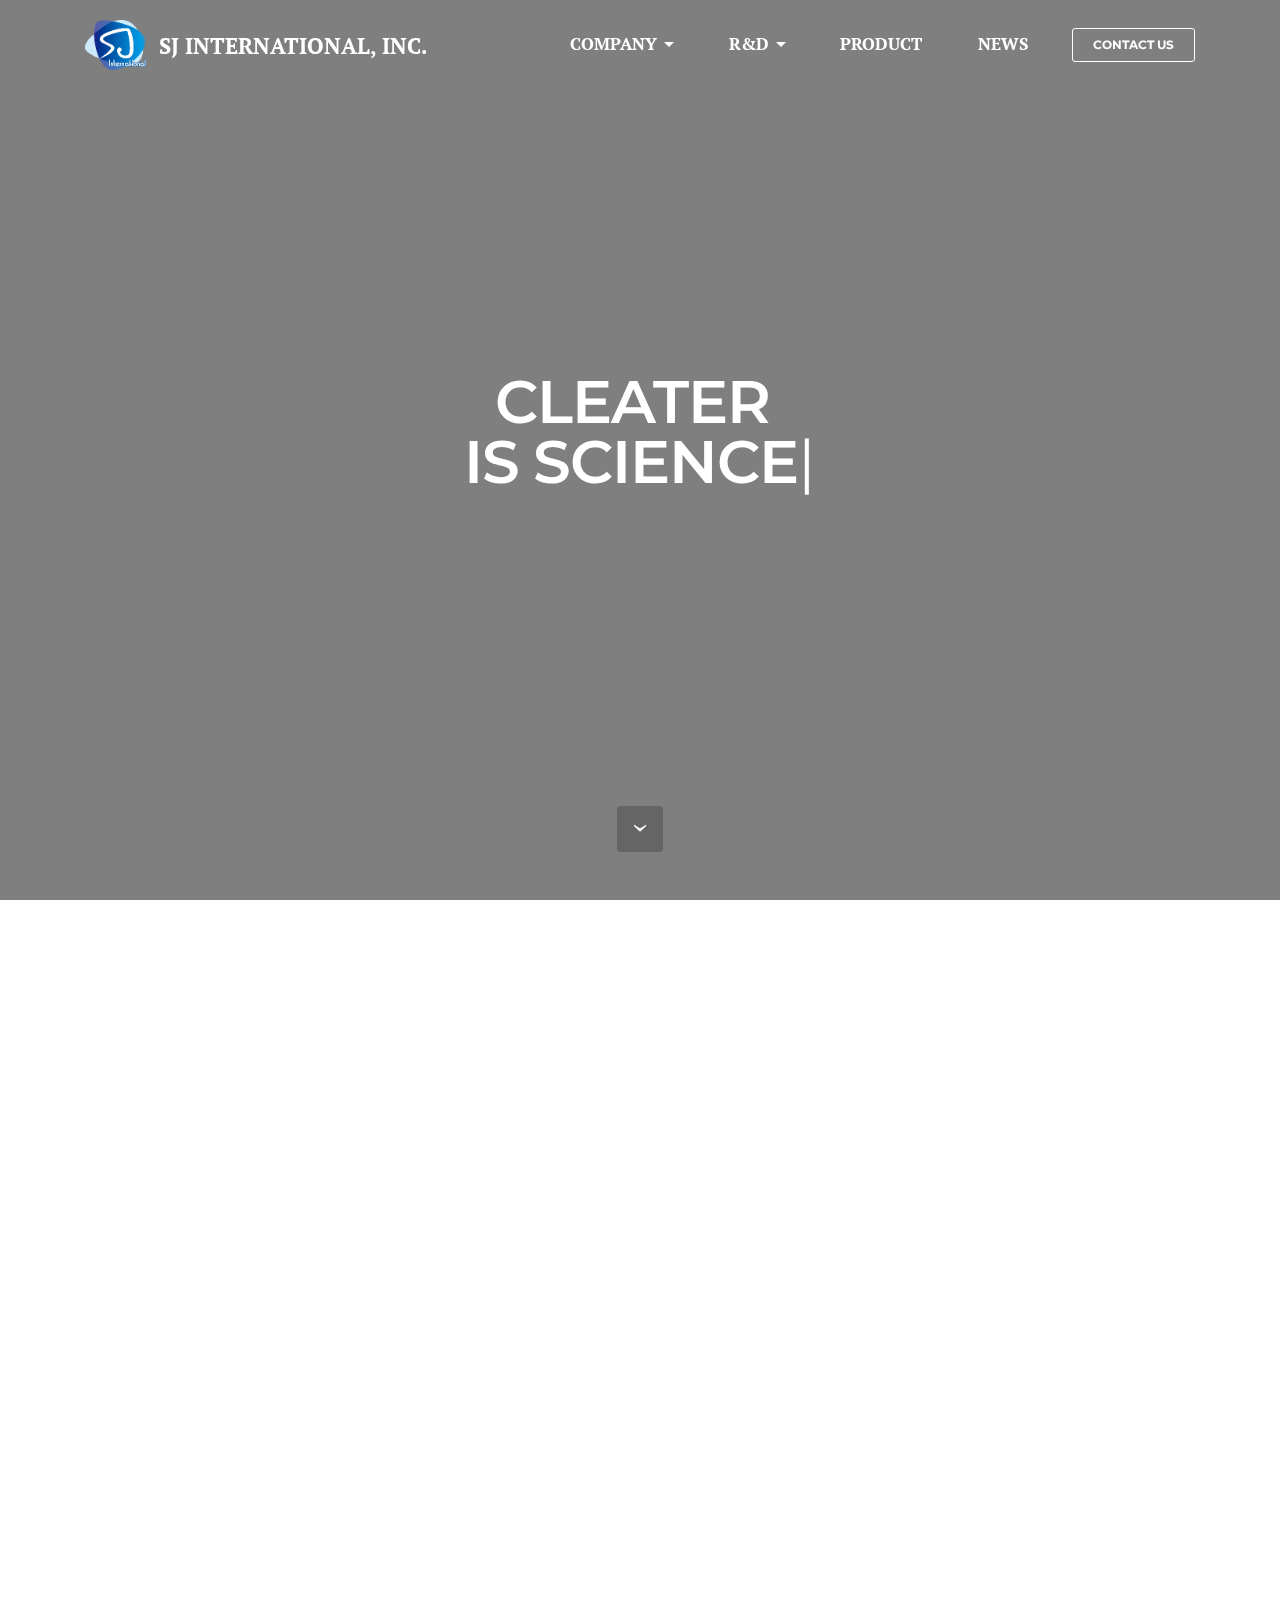
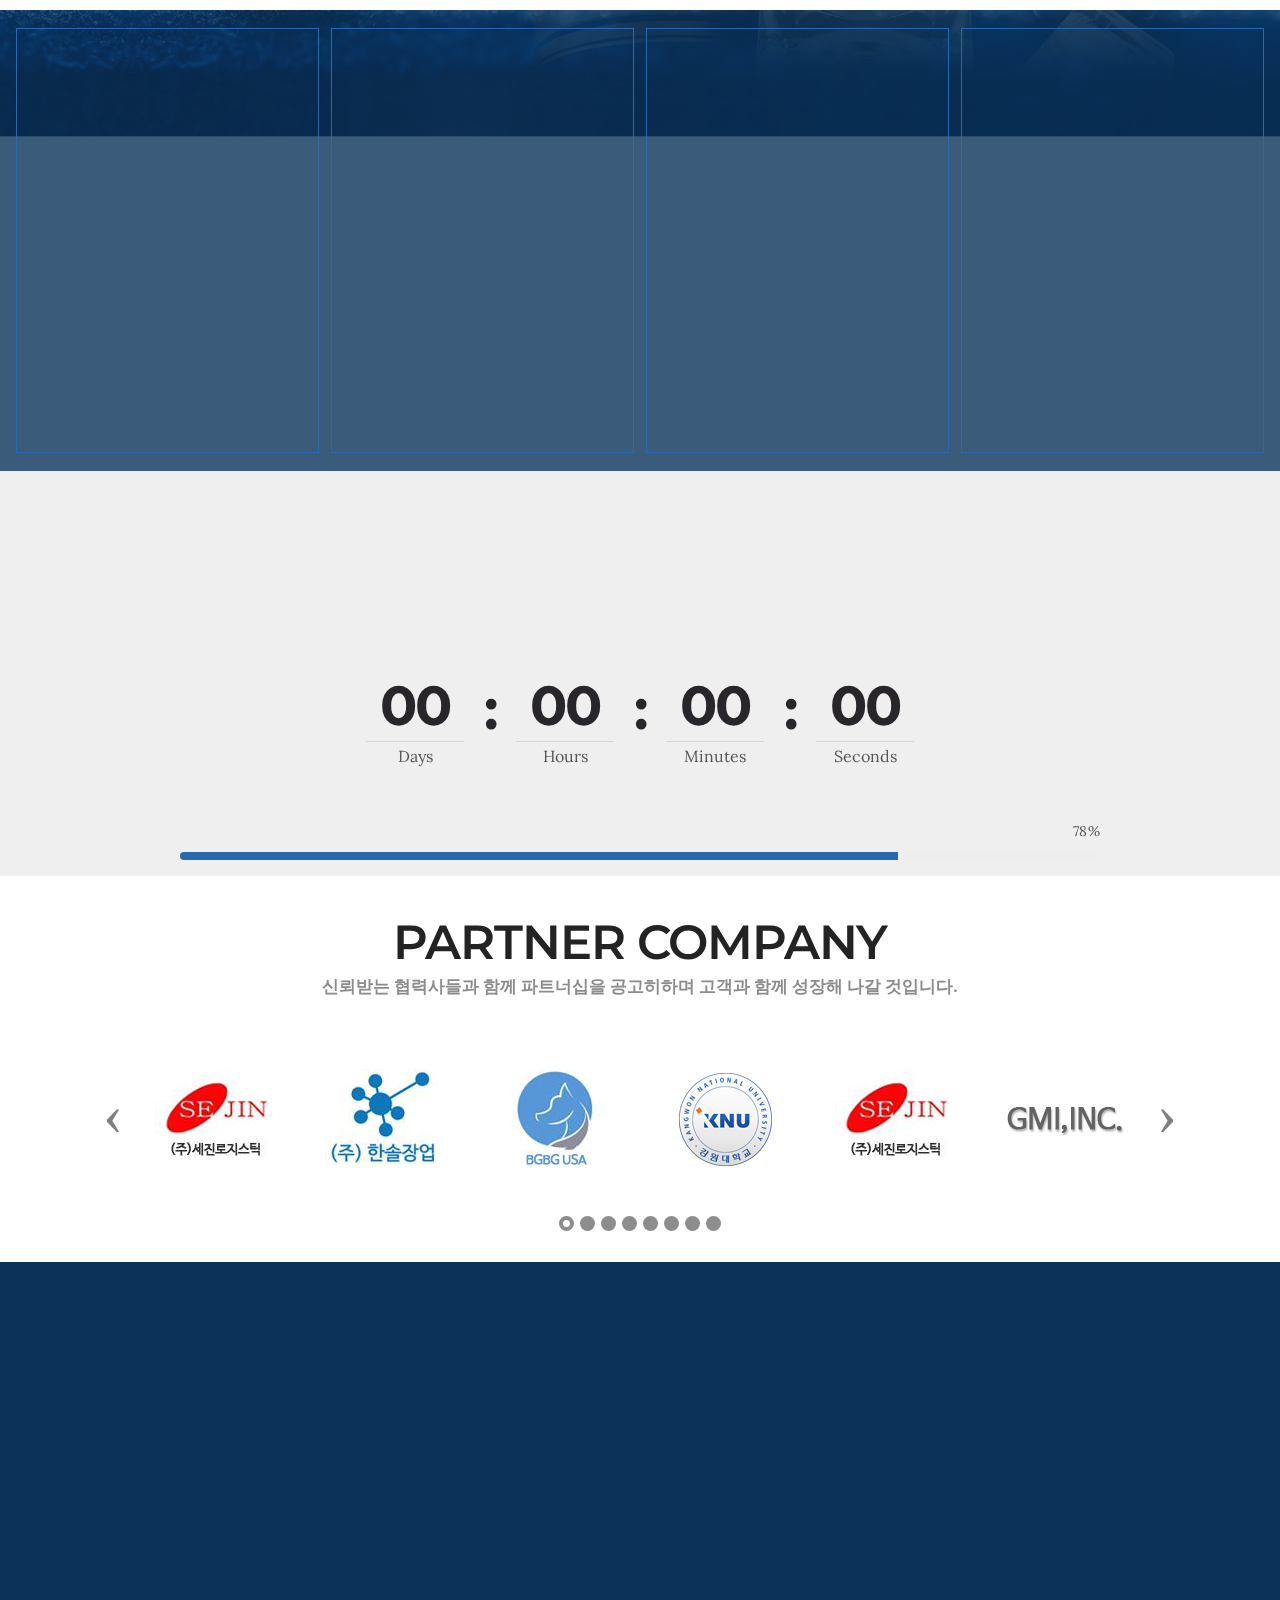
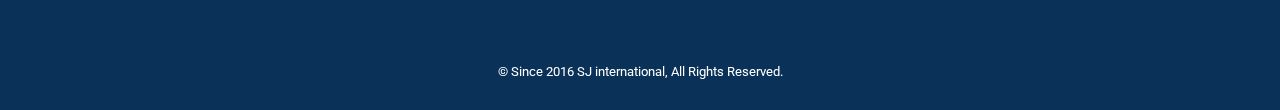
<file: index.html>
<!DOCTYPE html>
<html>
<head>
  <!-- Site made with Mobirise Website Builder v3.12.1, https://mobirise.com -->
  <meta charset="UTF-8">
  <meta http-equiv="X-UA-Compatible" content="IE=edge">
  <meta name="generator" content="Mobirise v3.12.1, mobirise.com">
  <meta name="viewport" content="width=device-width, initial-scale=1">
  <link rel="shortcut icon" href="assets/images/sj-156x128.png" type="image/x-icon">
  <meta name="description" content="">
  
  <link rel="stylesheet" href="https://fonts.googleapis.com/css?family=Lora:400,700,400italic,700italic&amp;subset=latin">
  <link rel="stylesheet" href="https://fonts.googleapis.com/css?family=Montserrat:400,700">
  <link rel="stylesheet" href="https://fonts.googleapis.com/css?family=Raleway:100,100i,200,200i,300,300i,400,400i,500,500i,600,600i,700,700i,800,800i,900,900i">
  <link rel="stylesheet" href="assets/bootstrap-material-design-font/css/material.css">
  <link rel="stylesheet" href="assets/et-line-font-plugin/style.css">
  <link rel="stylesheet" href="assets/icons-mind/style.css">
  <link rel="stylesheet" href="assets/tether/tether.min.css">
  <link rel="stylesheet" href="assets/bootstrap/css/bootstrap.min.css">
  <link rel="stylesheet" href="assets/dropdown/css/style.css">
  <link rel="stylesheet" href="assets/animate.css/animate.min.css">
  <link rel="stylesheet" href="assets/theme/css/style.css">
  <link rel="stylesheet" href="assets/mobirise3-blocks-plugin/css/style.css">
  <link rel="stylesheet" href="assets/mobirise/css/mbr-additional.css" type="text/css">
  
  
  
</head>
<body>
<section id="menu-d">

    <nav class="navbar navbar-dropdown bg-color transparent navbar-fixed-top">
        <div class="container">

            <div class="mbr-table">
                <div class="mbr-table-cell">

                    <div class="navbar-brand">
                        <a href="https://mobirise.com" class="navbar-logo"><img src="assets/images/sj-156x128.png" alt="Mobirise"></a>
                        <a class="navbar-caption" href="index.html">SJ INTERNATIONAL, INC.</a>
                    </div>

                </div>
                <div class="mbr-table-cell">

                    <button class="navbar-toggler pull-xs-right hidden-md-up" type="button" data-toggle="collapse" data-target="#exCollapsingNavbar">
                        <div class="hamburger-icon"></div>
                    </button>

                    <ul class="nav-dropdown collapse pull-xs-right nav navbar-nav navbar-toggleable-sm" id="exCollapsingNavbar"><li class="nav-item dropdown"><a class="nav-link link dropdown-toggle" href="overview.html" aria-expanded="false" data-toggle="dropdown-submenu">COMPANY</a><div class="dropdown-menu"><a class="dropdown-item" href="overview.html">Overview</a><a class="dropdown-item" href="brand.html">Brand</a><a class="dropdown-item" href="history.html">History</a></div></li><li class="nav-item dropdown open"><a class="nav-link link dropdown-toggle" data-toggle="dropdown-submenu" href="https://mobirise.com/" aria-expanded="true">R&amp;D</a><div class="dropdown-menu"><a class="dropdown-item" href="laboratory.html">Laboratory</a><a class="dropdown-item" href="researchfield.html">Research Field</a><a class="dropdown-item" href="patent.html" aria-expanded="false">Patent</a></div></li><li class="nav-item"><a class="nav-link link" href="product.html" aria-expanded="false">PRODUCT</a></li><li class="nav-item"><a class="nav-link link" href="NEWS.html" aria-expanded="false">NEWS</a></li><li class="nav-item nav-btn"><a class="nav-link btn btn-white btn-white-outline" href="contact us.html">CONTACT US</a></li></ul>
                    <button hidden="" class="navbar-toggler navbar-close" type="button" data-toggle="collapse" data-target="#exCollapsingNavbar">
                        <div class="close-icon"></div>
                    </button>

                </div>
            </div>

        </div>
    </nav>

</section>

<section class="engine"><a rel="external" href="https://mobirise.com">Site Generator</a></section><section class="mbr-section mbr-section-hero mbr-section-full extHeader11 mbr-after-navbar" id="extHeader11-37" data-bg-video="https://www.youtube.com/embed/x-iCrruBxJA?rel=0&amp;amp;showinfo=0&amp;autoplay=0&amp;loop=0">

    <div class="mbr-overlay" style="opacity: 0.5; background-color: rgb(0, 0, 0);">
    </div>
        <div class="mbr-table-cell">
            <div class="container">
                <div class="mbr-section row">
                    <div id="title">
                        <div class="span-title">
                            <span class="mbr-section-title display-2 text-center pad-r">CLEATER&nbsp;<br>IS</span>
                            <span class="mbr-section-title display-2 element typedextHeader11-37" adress="typedextHeader11-37" firstel="SCIENCE" secondel="CLEAN" thirdel="NATURE" typespeed="60">
                            </span>
                        </div>
                        <div class="mbr-section-text lead text-center">
                            
                         </div>

                        

                    </div>
                </div> 
            </div> 
        </div> 
    <div class="mbr-arrow mbr-arrow-floating hidden-sm-down" aria-hidden="true"><a href="#header3-39"><i class="mbr-arrow-icon"></i></a></div>                 
</section>

<section class="mbr-section mbr-section__container article" id="header3-39" style="background-color: rgb(255, 255, 255); padding-top: 80px; padding-bottom: 0px;">
    <div class="container">
        <div class="row">
            <div class="col-xs-12">
                <h3 class="mbr-section-title display-2"><span style="color: inherit; font-size: 3rem; line-height: 1.1;">Latest News</span><br></h3>
                <small class="mbr-section-subtitle">SJ INTERNATIONAL NEWS</small>
            </div>
        </div>
    </div>
</section>

<section class="mbr-cards mbr-section mbr-section-nopadding" id="features3-3b" style="background-color: rgb(255, 255, 255);">

    

    <div class="mbr-cards-row row">
        <div class="mbr-cards-col col-xs-12 col-lg-3" style="padding-top: 40px; padding-bottom: 40px;">
            <div class="container">
              <div class="card cart-block">
                  <div class="card-img"><img src="assets/images/bgbgsj-600x400.jpg" class="card-img-top"></div>
                  <div class="card-block">
                    <h4 class="card-title"><font color="#000000">BGBG USA, CORP. &nbsp;CLEATER AGENT</font></h4>
                    <h5 class="card-subtitle">2017. 07. 15</h5>
                    <p class="card-text">1. &nbsp;CLEATER AGENT<br>2. &nbsp;SJ INTERNATIONAL USA&nbsp;<br></p>
                    <div class="card-btn"><a href="NEWS.html" class="btn btn-primary">MORE</a></div>
                    </div>
                </div>
            </div>
        </div>
        <div class="mbr-cards-col col-xs-12 col-lg-3" style="padding-top: 40px; padding-bottom: 40px;">
            <div class="container">
                <div class="card cart-block">
                    <div class="card-img"><img src="assets/images/600x400.jpg" class="card-img-top"></div>
                    <div class="card-block">
                        <h4 class="card-title">말태반 원료 특허등록 완료</h4>
                        <h5 class="card-subtitle">2017. 06. 22</h5>
                        <p class="card-text">항주름 효능을 가지는 저분자 말태반 <br>효소가수분해물의 제조방법 <br>6월 22일 특허등록 완료<br></p>
                        <div class="card-btn"><a href="NEWS.html" class="btn btn-primary">MORE</a></div>
                    </div>
                </div>
            </div>
        </div>
        <div class="mbr-cards-col col-xs-12 col-lg-3" style="padding-top: 40px; padding-bottom: 40px;">
            <div class="container">
                <div class="card cart-block">
                    <div class="card-img"><img src="assets/images/600x4000.jpg" class="card-img-top"></div>
                    <div class="card-block">
                        <h4 class="card-title">클리터 상표,서비스표등록 완료</h4>
                        <h5 class="card-subtitle">2017. 06. 07</h5>
                        <p class="card-text">클리터 CLEATER 브랜드<br>제 03 류 등 2개류 화장품등 40건<br>상표법에 따라 상표등록이 완료<br></p>
                        <div class="card-btn"><a href="NEWS.html" class="btn btn-primary">MORE</a></div>
                    </div>
                </div>
            </div>
        </div>
        <div class="mbr-cards-col col-xs-12 col-lg-3" style="padding-top: 40px; padding-bottom: 40px;">
            <div class="container">
                <div class="card cart-block">
                    <div class="card-img"><img src="assets/images/fda-600x400.jpg" class="card-img-top"></div>
                    <div class="card-block">
                        <h4 class="card-title">클리터 제품 미국 FDA 등록</h4>
                        <h5 class="card-subtitle">2017. 04. 06</h5>
                        <p class="card-text">MASKPACK 4종, WATER DROP, BODY D-TOX<br><strong>PLACENTA CREAM, AMPOULE</strong><br>FDA등록 완료&nbsp;<br></p>
                        <div class="card-btn"><a href="NEWS.html" class="btn btn-primary">MORE</a></div>
                    </div>
                </div>
            </div>
        </div>
        
        
    </div>
</section>

<section class="mbr-cards mbr-section mbr-section-nopadding extFeatures3 mbr-parallax-background" id="extFeatures3-j" style="background-image: url(assets/images/2000x1414.jpg);">

    <div class="mbr-overlay" style="opacity: 0.8; background-color: rgb(10, 50, 89);">
    </div>

    <div class="mbr-cards-row row">
            <div class="mbr-cards-col col-xs-12 col-lg-3" style="padding-top: 120px; padding-bottom: 120px;">
                <div class="border-wrap"></div>  
                <div class="wraper">
                <div class="container">
                  <div class="card cart-block">
                      <div class="card-img"><a href="researchfield.html" class="imind-chemical-3 mbr-iconfont mbr-iconfont-features4" style="color: rgb(195, 159, 118);"></a></div>
                      <div class="card-block">
                          <h4 class="card-title">독자적 개발</h4>
                          <h5 class="card-subtitle">Independent development</h5>
                          <p class="card-text">신소재 개발 및 신제형<br>신제품 개발 진행<br></p>
                          
                      </div>
                  </div>
                </div>
                </div>
            </div>
            <div class="mbr-cards-col col-xs-12 col-lg-3" style="padding-top: 120px; padding-bottom: 120px;">
             <div class="border-wrap"></div>  
              <div class="wraper">
               <div class="container">
                <div class="card cart-block">
                    <div class="card-img"><a href="https://mobirise.com" class="imind-mens mbr-iconfont mbr-iconfont-features4" style="color: rgb(195, 159, 118);"></a></div>
                    <div class="card-block">
                        <h4 class="card-title">공동연구 개발</h4>
                        <h5 class="card-subtitle">Joint research and development</h5>
                        <p class="card-text">대학교,&nbsp;연구기관<br>산학 공동개발,&nbsp;정부 추진 사업<br></p>
                        
                    </div>
                </div>
               </div>
              </div>
            </div>
            <div class="mbr-cards-col col-xs-12 col-lg-3" style="padding-top: 120px; padding-bottom: 120px;">
              <div class="border-wrap"></div>  
              <div class="wraper">
              <div class="container">
                <div class="card cart-block">
                    <div class="card-img"><a href="https://mobirise.com" class="etl-icon icon-briefcase mbr-iconfont mbr-iconfont-features4" style="color: rgb(195, 159, 118);"></a></div>
                    <div class="card-block">
                        <h4 class="card-title">개발의뢰 연구</h4>
                        <h5 class="card-subtitle">Development Request Study</h5>
                        <p class="card-text">기업체,&nbsp;연구기관<br>단체의뢰,&nbsp;신제품 의뢰 사업<br></p>
                        
                    </div>
                </div>
              </div>
            </div>
            </div>
            <div class="mbr-cards-col col-xs-12 col-lg-3" style="padding-top: 120px; padding-bottom: 120px;">
              <div class="border-wrap"></div>  
              <div class="wraper">
              <div class="container">
                <div class="card cart-block">
                    <div class="card-img"><a href="https://mobirise.com" class="imind-knight mbr-iconfont mbr-iconfont-features4" style="color: rgb(195, 159, 118);"></a></div>
                    <div class="card-block">
                        <h4 class="card-title">말 태반 연구</h4>
                        <h5 class="card-subtitle">PLACENTA</h5>
                        <p class="card-text">말 태반을 이용한 항주름용 <br>활성펩타이드 소재개발</p>
                        
                    </div>
                </div>
              </div>
              </div>
            </div>
    </div>
</section>

<section class="mbr-section extCountdown2" id="extCountdown2-o" style="background-color: rgb(239, 239, 239); padding-top: 40px; padding-bottom: 40px;">

    

    <div class="container">
        <h3 class="mbr-section-title display-2"><font color="#000000">PLACENTA COSMETIC</font><br><font color="#000000">CONTDOWN&nbsp;</font><br></h3>
        <div class="countdown" data-end="2017/09/10"></div>
    </div>
</section>

<section class="mbr-section extProgressBar" id="extProgressBar2-38" style="background-color: rgb(239, 239, 239); padding-top: 0px; padding-bottom: 0px;">

    


    <div class="container">
        <div class="row">
            <div class="col-md-10 col-md-offset-1">

            

                <div class="progress1">
                    <div class="title-wrap">
                        <div class="progressbar-title">
                            <p><span style="line-height: 1.5;">Progress</span><br></p>
                        </div>
                        <div class="progressbar-number">78</div>
                        <span>%</span>
                    </div>
                    <progress class="progress progress-primary" max="100" value="78">
                    </progress>
                </div>

            </div>
        </div>
    </div>

</section>

<section class="mbr-slider mbr-section mbr-section-nopadding carousel slide extTestimonials1 extTestimonials3 extTestimonials5" data-ride="carousel" data-keyboard="false" data-wrap="true" data-interval="4000" data-pause="false" id="extTestimonials5-n" style="background-color: rgb(255, 255, 255); padding-top: 40px; padding-bottom: 0px;">

    

    <div class="mbr-section__container mbr-section__container--middle">
        <div class="container">
            <div class="row">
                <div class="col-xs-12 text-xs-center">
                    <h3 class="mbr-section-title display-2">PARTNER COMPANY</h3>
                    <small class="mbr-section-subtitle"><span style="font-style: normal;"><strong>신뢰받는 협력사들과 함께 파트너십을 공고히하며 고객과 함께 성장해 나갈 것입니다.</strong></span></small>
                </div>
            </div>
        </div>
    </div>

    <div class="container boxed-slider">
        <div>
            <ol class="carousel-indicators">
                <li data-app-prevent-settings="" data-target="#extTestimonials5-n" class="active" data-slide-to="0">
                </li><li data-app-prevent-settings="" data-target="#extTestimonials5-n" data-slide-to="1">
                </li><li data-app-prevent-settings="" data-target="#extTestimonials5-n" data-slide-to="2">
                </li><li data-app-prevent-settings="" data-target="#extTestimonials5-n" data-slide-to="3">
                </li><li data-app-prevent-settings="" data-target="#extTestimonials5-n" data-slide-to="4">
                </li><li data-app-prevent-settings="" data-target="#extTestimonials5-n" data-slide-to="5">
                </li><li data-app-prevent-settings="" data-target="#extTestimonials5-n" data-slide-to="6">
                </li><li data-app-prevent-settings="" data-target="#extTestimonials5-n" data-slide-to="7">
                </li>
            </ol>
            <div class="carousel-inner" role="listbox" data-visible="6">
                <div class="carousel-item active">
                    <div class="row">
                        <div class="col-md-12">
                            <div class="wrap-img"><a href="http://www.tipa.or.kr/" target="_blank"><img src="assets/images/120x100.jpg"></a></div>
                        </div>
                    </div>
                </div><div class="carousel-item">
                    <div class="row">
                        <div class="col-md-12">
                            <div class="wrap-img"><a href="http://www.hansolcos.com/shop/main/index.php" target="_blank"><img src="assets/images/120x10024.jpg"></a></div>
                        </div>
                    </div>
                </div><div class="carousel-item">
                    <div class="row">
                        <div class="col-md-12">
                            <div class="wrap-img"><a href="www.cleaterskin.com"><img src="assets/images/bgbg-120x100.jpg"></a></div>
                        </div>
                    </div>
                </div><div class="carousel-item">
                    <div class="row">
                        <div class="col-md-12">
                            <div class="wrap-img"><a href="http://www.kangwon.ac.kr/" target="_blank"><img src="assets/images/120x100.png"></a></div>
                        </div>
                    </div>
                </div><div class="carousel-item">
                    <div class="row">
                        <div class="col-md-12">
                            <div class="wrap-img"><a href="http://www.sejinlog.co.kr/main/main_home.asp" target="_blank"><img src="assets/images/120x1000.jpg"></a></div>
                        </div>
                    </div>
                </div><div class="carousel-item">
                    <div class="row">
                        <div class="col-md-12">
                            <div class="wrap-img"><a href="www.cleaterskin.com"><img src="assets/images/gmi-120x100.png"></a></div>
                        </div>
                    </div>
                </div><div class="carousel-item">
                    <div class="row">
                        <div class="col-md-12">
                            <div class="wrap-img"><a href="http://www.kccusa.com/" target="_blank"><img src="assets/images/kcc-120x100.jpg"></a></div>
                        </div>
                    </div>
                </div><div class="carousel-item">
                    <div class="row">
                        <div class="col-md-12">
                            <div class="wrap-img"><a href="http://knuric.kr/new/index.php" target="_blank"><img src="assets/images/120x10025.jpg"></a></div>
                        </div>
                    </div>
                </div>
            </div>

            <a data-app-prevent-settings="" class="left carousel-control" role="button" data-slide="prev" href="#extTestimonials5-n">
                <span class="icon-prev" aria-hidden="true"></span>
                <span class="sr-only">Previous</span>
            </a>
            <a data-app-prevent-settings="" class="right carousel-control" role="button" data-slide="next" href="#extTestimonials5-n">
                <span class="icon-next" aria-hidden="true"></span>
                <span class="sr-only">Next</span>
            </a>
        </div>
    </div>

</section>

<section class="mbr-section mbr-section-md-padding mbr-footer footer1" id="contacts1-p" style="background-color: rgb(10, 50, 89); padding-top: 30px; padding-bottom: 60px;">
    
    <div class="container">
        <div class="row">
            <div class="mbr-footer-content col-xs-12 col-md-3">
                <div><img src="assets/images/2-128x54.png"></div>
            </div>
            <div class="mbr-footer-content col-xs-12 col-md-3">
                <p><strong>Address</strong><br>
본사<br>강원도 춘천시 강원대학길 1 강원대학교 보듬관 501호<br><br>
서울사무소<br>서울 마포구 공덕동 371 삼성아파트 상가동 310호<br><br>미국지사<br>SJ INT'L USA : 7035 Orangethorpe Ave. #E Buena Park, Ca 90621<br></p>
            </div>
            <div class="mbr-footer-content col-xs-12 col-md-3">
                <p><strong>Contacts</strong><br>
Email : sjsj6479@gmail.com<br>Tel : +82 70-8860-6479<br>
Fax : +82 33-253-6479</p>
            </div>
            <div class="mbr-footer-content col-xs-12 col-md-3">
                <p><strong>Links</strong><br>
<a class="text-white" href="https://mobirise.com/">회</a>사소개서 다운로드<br>제품정보 다운로드</p>
            </div>

        </div>
    </div>
</section>

<footer class="mbr-small-footer mbr-section mbr-section-nopadding" id="footer1-2" style="background-color: rgb(10, 50, 89); padding-top: 1.75rem; padding-bottom: 1.75rem;">
    
    <div class="container">
        <p class="text-xs-center">© Since 2016 SJ international, All Rights Reserved.</p>
    </div>
</footer>


  <script src="assets/web/assets/jquery/jquery.min.js"></script>
  <script src="assets/tether/tether.min.js"></script>
  <script src="assets/bootstrap/js/bootstrap.min.js"></script>
  <script src="assets/smooth-scroll/smooth-scroll.js"></script>
  <script src="assets/dropdown/js/script.min.js"></script>
  <script src="assets/touch-swipe/jquery.touch-swipe.min.js"></script>
  <script src="assets/viewport-checker/jquery.viewportchecker.js"></script>
  <script src="assets/typed/typed.min.js"></script>
  <script src="assets/jquery-mb-ytplayer/jquery.mb.ytplayer.min.js"></script>
  <script src="assets/jarallax/jarallax.js"></script>
  <script src="assets/countdown/jquery.countdown.min.js"></script>
  <script src="assets/bootstrap-carousel-swipe/bootstrap-carousel-swipe.js"></script>
  <script src="assets/theme/js/script.js"></script>
  <script src="assets/mobirise3-blocks-plugin/js/script.js"></script>
  
  
  <input name="animation" type="hidden">
  </body>
</html>
</file>
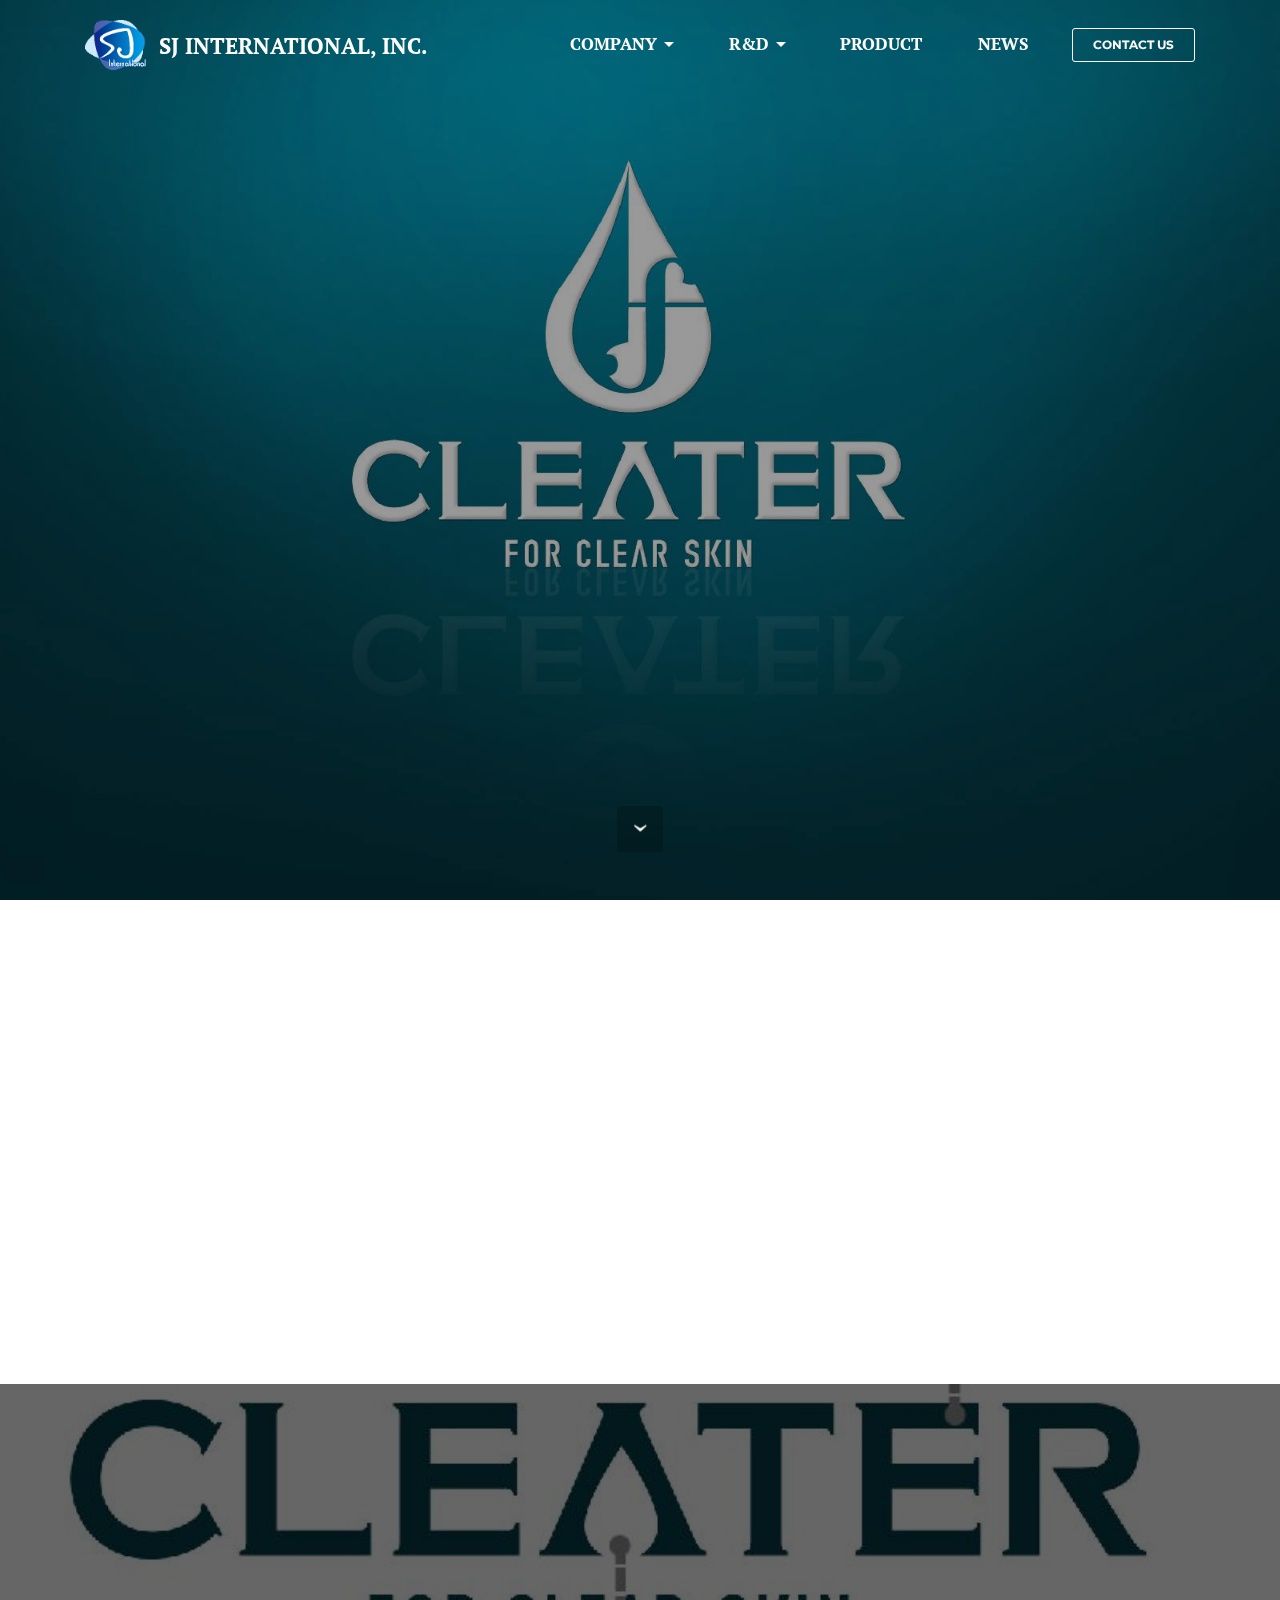
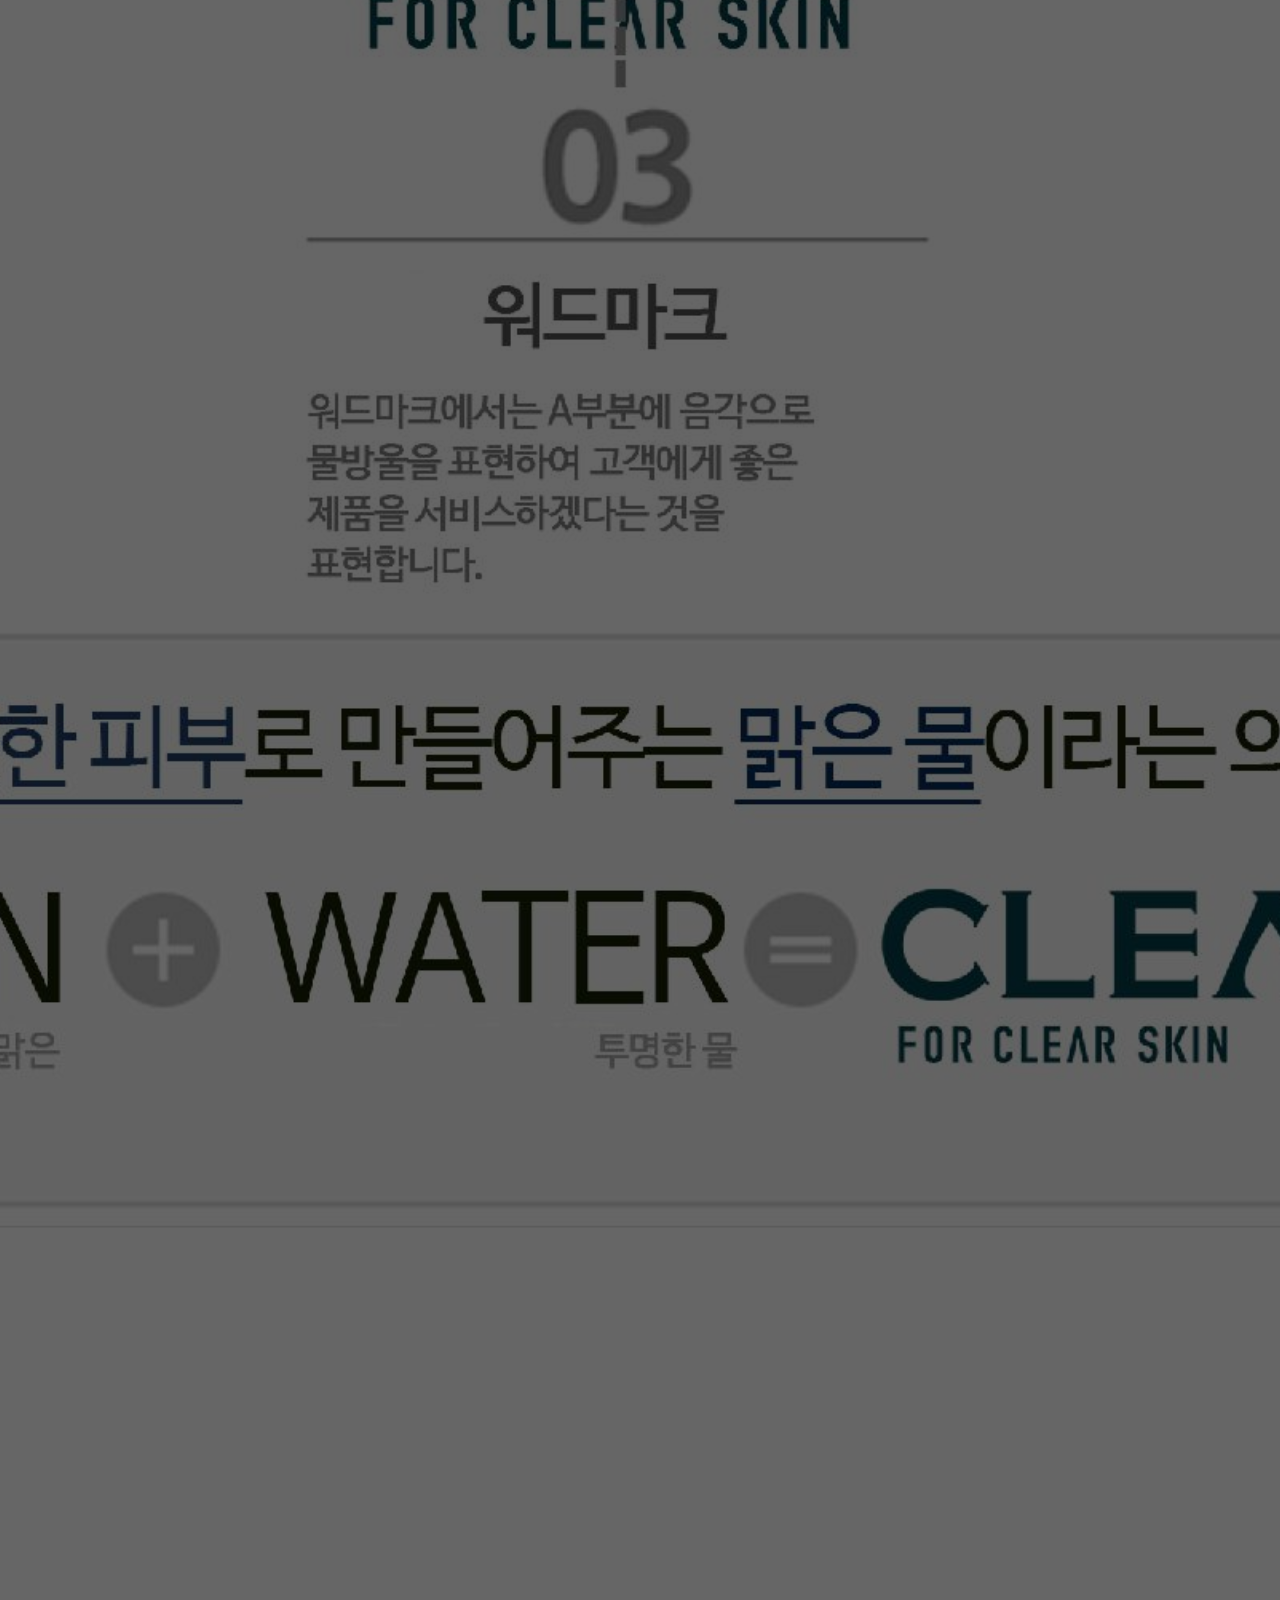
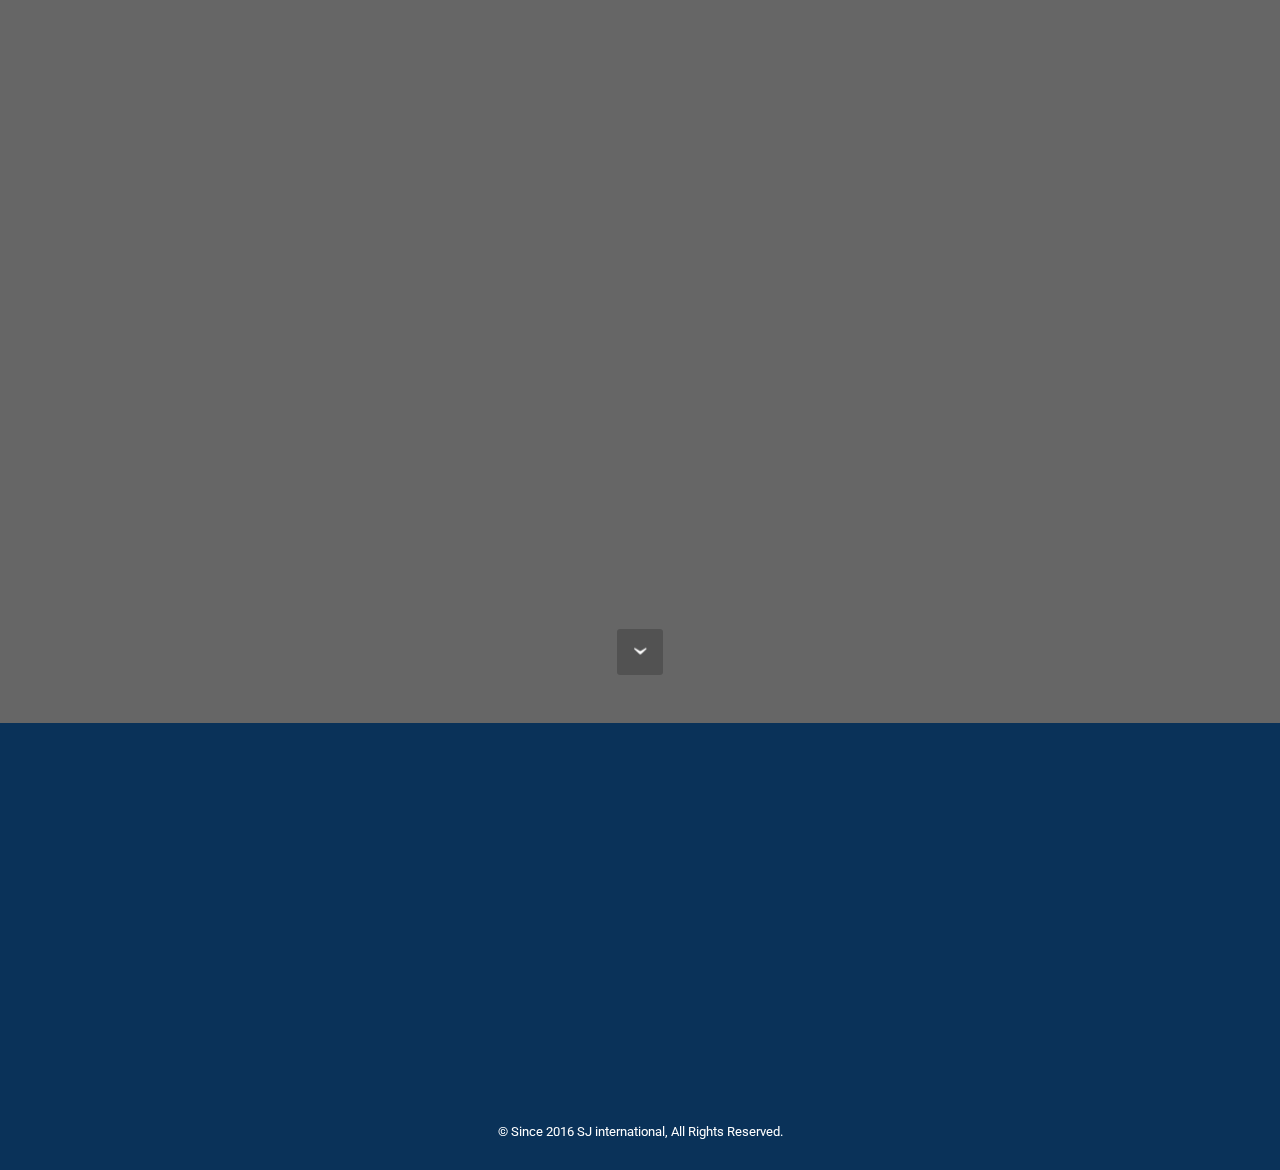
<file: brand.html>
<!DOCTYPE html>
<html>
<head>
  <!-- Site made with Mobirise Website Builder v3.12.1, https://mobirise.com -->
  <meta charset="UTF-8">
  <meta http-equiv="X-UA-Compatible" content="IE=edge">
  <meta name="generator" content="Mobirise v3.12.1, mobirise.com">
  <meta name="viewport" content="width=device-width, initial-scale=1">
  <link rel="shortcut icon" href="assets/images/sj-156x128.png" type="image/x-icon">
  <meta name="description" content="Web Site Builder Description">
  <title>Web Site Builder Title</title>
  <link rel="stylesheet" href="https://fonts.googleapis.com/css?family=Lora:400,700,400italic,700italic&amp;subset=latin">
  <link rel="stylesheet" href="https://fonts.googleapis.com/css?family=Montserrat:400,700">
  <link rel="stylesheet" href="https://fonts.googleapis.com/css?family=Raleway:100,100i,200,200i,300,300i,400,400i,500,500i,600,600i,700,700i,800,800i,900,900i">
  <link rel="stylesheet" href="assets/bootstrap-material-design-font/css/material.css">
  <link rel="stylesheet" href="assets/web/assets/mobirise-icons/mobirise-icons.css">
  <link rel="stylesheet" href="assets/et-line-font-plugin/style.css">
  <link rel="stylesheet" href="assets/tether/tether.min.css">
  <link rel="stylesheet" href="assets/bootstrap/css/bootstrap.min.css">
  <link rel="stylesheet" href="assets/dropdown/css/style.css">
  <link rel="stylesheet" href="assets/animate.css/animate.min.css">
  <link rel="stylesheet" href="assets/theme/css/style.css">
  <link rel="stylesheet" href="assets/mobirise/css/mbr-additional.css" type="text/css">
  
  
  
</head>
<body>
<section id="menu-1d">

    <nav class="navbar navbar-dropdown bg-color transparent navbar-fixed-top">
        <div class="container">

            <div class="mbr-table">
                <div class="mbr-table-cell">

                    <div class="navbar-brand">
                        <a href="https://mobirise.com" class="navbar-logo"><img src="assets/images/sj-156x128.png" alt="Mobirise"></a>
                        <a class="navbar-caption" href="index.html">SJ INTERNATIONAL, INC.</a>
                    </div>

                </div>
                <div class="mbr-table-cell">

                    <button class="navbar-toggler pull-xs-right hidden-md-up" type="button" data-toggle="collapse" data-target="#exCollapsingNavbar">
                        <div class="hamburger-icon"></div>
                    </button>

                    <ul class="nav-dropdown collapse pull-xs-right nav navbar-nav navbar-toggleable-sm" id="exCollapsingNavbar"><li class="nav-item dropdown"><a class="nav-link link dropdown-toggle" href="overview.html" aria-expanded="false" data-toggle="dropdown-submenu">COMPANY</a><div class="dropdown-menu"><a class="dropdown-item" href="overview.html">Overview</a><a class="dropdown-item" href="brand.html">Brand</a><a class="dropdown-item" href="history.html">History</a></div></li><li class="nav-item dropdown open"><a class="nav-link link dropdown-toggle" data-toggle="dropdown-submenu" href="https://mobirise.com/" aria-expanded="true">R&amp;D</a><div class="dropdown-menu"><a class="dropdown-item" href="laboratory.html">Laboratory</a><a class="dropdown-item" href="researchfield.html">Research Field</a><a class="dropdown-item" href="patent.html" aria-expanded="false">Patent</a></div></li><li class="nav-item"><a class="nav-link link" href="product.html" aria-expanded="false">PRODUCT</a></li><li class="nav-item"><a class="nav-link link" href="NEWS.html" aria-expanded="false">NEWS</a></li><li class="nav-item nav-btn"><a class="nav-link btn btn-white btn-white-outline" href="contact us.html">CONTACT US</a></li></ul>
                    <button hidden="" class="navbar-toggler navbar-close" type="button" data-toggle="collapse" data-target="#exCollapsingNavbar">
                        <div class="close-icon"></div>
                    </button>

                </div>
            </div>

        </div>
    </nav>

</section>

<section class="engine"><a rel="external" href="https://mobirise.com">Mobirise Web Site Maker</a></section><section class="mbr-section mbr-section-hero mbr-section-full mbr-parallax-background mbr-section-with-arrow mbr-after-navbar" id="header1-1g" style="background-image: url(assets/images/2000x1125.jpg);">

    <div class="mbr-overlay" style="opacity: 0.4; background-color: rgb(0, 0, 0);"></div>

    <div class="mbr-table-cell">

        <div class="container">
            <div class="row">
                <div class="mbr-section col-md-10 col-md-offset-1 text-xs-center">

                    
                    <p class="mbr-section-lead lead"><span style="font-style: normal;"><strong><br></strong></span><br><span style="font-style: normal;"><strong><br></strong></span><br><span style="font-style: normal;"><strong><br></strong></span><br><span style="font-style: normal;"><strong><br></strong></span><br><br><span style="font-style: normal;"><strong><br></strong></span><br><span style="font-style: normal;"><strong><br></strong></span><br><br><span style="font-style: normal;"><strong><br></strong></span><br><br></p>
                    
                </div>
            </div>
        </div>
    </div>

    <div class="mbr-arrow mbr-arrow-floating" aria-hidden="true"><a href="#features4-1j"><i class="mbr-arrow-icon"></i></a></div>

</section>

<section class="mbr-cards mbr-section mbr-section-nopadding" id="features4-1j" style="background-color: rgb(255, 255, 255);">

    

    <div class="mbr-cards-row row">
        <div class="mbr-cards-col col-xs-12 col-lg-6" style="padding-top: 80px; padding-bottom: 80px;">
            <div class="container">
                <div class="card cart-block">
                    <div class="card-img iconbox"><a href="https://mobirise.com" class="mbri-question mbr-iconfont mbr-iconfont-features4" style="color: rgb(41, 105, 176);"></a></div>
                    <div class="card-block">
                        <h4 class="card-title">이름에 대한 의미</h4>
                        <h5 class="card-subtitle">Meaning of name</h5>
                        <p class="card-text">클리터는 clean과 water의 합성어로 깨끗한 피부로 만들어주는 <br>맑은 물이라는 의미를 갖는 화장품 브랜드네임입니다.<br>고객으로 하여금 깨끗한 화장품으로 좋은 피부를 갖도록 해주겠다는 것을 어필하며 <br>제품에 대한 신뢰를 높일 수 있도록 해주는 브랜드 철학을 갖습니다.<br></p>
                        
                    </div>
                </div>
            </div>
        </div>
        <div class="mbr-cards-col col-xs-12 col-lg-6" style="padding-top: 80px; padding-bottom: 80px;">
            <div class="container">
                <div class="card cart-block">
                    <div class="card-img iconbox"><a href="https://mobirise.com" class="mbri-image-slider mbr-iconfont mbr-iconfont-features4" style="color: rgb(41, 105, 176);"></a></div>
                    <div class="card-block">
                        <h4 class="card-title">디자인적 의미</h4>
                        <h5 class="card-subtitle">Design meaning</h5>
                        <p class="card-text">심볼은 화장품에 들어가는 좋은 물을 의미하며 For의 F와 Cleater의 C를 심볼화하여 <br>클리터만의 아이덴티티를 만들어 냈습니다.<br>워드마크에서는 A부분에 음각으로 물방울을 표현하여 고객에게 <br>좋은 제품을 서비스하겠다는 것을 표현합니다.<br><span style="font-size: 1rem; line-height: 1.5;">글자마다 끝획을 뻗어나가게 표현하여 클리터로 환한 피부가 된다는 것을 상징합니다.</span><br></p>
                        
                    </div>
                </div>
          </div>
        </div>
        
        
        
        
    </div>
</section>

<section class="mbr-section mbr-section-hero mbr-section-full header2 mbr-parallax-background" id="header2-1i" style="background-image: url(assets/images/bi1-2000x2000.jpg);">

    <div class="mbr-overlay" style="opacity: 0.6; background-color: rgb(0, 0, 0);">
    </div>

    <div class="mbr-table mbr-table-full">
        <div class="mbr-table-cell">

            <div class="container">
                <div class="mbr-section row">
                    <div class="mbr-table-md-up">
                        
                        
                        

                        <div class="mbr-table-cell col-md-5 content-size text-xs-center text-md-right">

                            <h3 class="mbr-section-title display-2"><br><br><br><br><br><br><br><br><br><br><br><br><br><br><br><br><br><br>DESIGN CONCEPT</h3>

                            <div class="mbr-section-text">
                                <p>고객으로 하여금 깨끗한 화장품으로 좋은 피부를 갖도록 <br>해주겠다는 것을 어필하며 제품에 대한 신뢰를 <br>높일 수 있도록 해주는 브랜드 철학을 갖습니다.&nbsp;<br><br><br><br><br><br><br><br><br><br><br><br><br><br><br><br><br><br><br><br><br><br><br><br><br><br><br><br><br><br><br><br><br><br><br><br><br><br><br><br><br><br><br><br><br><br><br>.</p>
                            </div>

                            

                        </div>
                        <div class="mbr-table-cell mbr-valign-top mbr-left-padding-md-up col-md-7 image-size" style="width: 61%;">
                            <div class="mbr-figure"><img src="assets/images/bi2-1400x905.jpg"></div>
                        </div>

                    </div>
                </div>
            </div>

        </div>
    </div>

    <div class="mbr-arrow mbr-arrow-floating hidden-sm-down" aria-hidden="true"><a href="#contacts1-1e"><i class="mbr-arrow-icon"></i></a></div>

</section>

<section class="mbr-section mbr-section-md-padding mbr-footer footer1" id="contacts1-1e" style="background-color: rgb(10, 50, 89); padding-top: 30px; padding-bottom: 60px;">
    
    <div class="container">
        <div class="row">
            <div class="mbr-footer-content col-xs-12 col-md-3">
                <div><img src="assets/images/2-128x54.png"></div>
            </div>
            <div class="mbr-footer-content col-xs-12 col-md-3">
                <p><strong>Address</strong><br>
본사<br>강원도 춘천시 강원대학길 1 강원대학교 보듬관 501호<br><br>
서울사무소<br>서울 마포구 공덕동 371 삼성아파트 상가동 310호<br><br>미국지사<br>SJ INT'L USA : 7035 Orangethorpe Ave. #E Buena Park, Ca 90621<br></p>
            </div>
            <div class="mbr-footer-content col-xs-12 col-md-3">
                <p><strong>Contacts</strong><br>
Email : sjsj6479@gmail.com<br>Tel : +82 70-8860-6479<br>
Fax : +82 33-253-6479</p>
            </div>
            <div class="mbr-footer-content col-xs-12 col-md-3">
                <p><strong>Links</strong><br>
<a class="text-white" href="https://mobirise.com/">회</a>사소개서 다운로드<br>제품정보 다운로드</p>
            </div>

        </div>
    </div>
</section>

<footer class="mbr-small-footer mbr-section mbr-section-nopadding" id="footer1-1f" style="background-color: rgb(10, 50, 89); padding-top: 1.75rem; padding-bottom: 1.75rem;">
    
    <div class="container">
        <p class="text-xs-center">© Since 2016 SJ international, All Rights Reserved.</p>
    </div>
</footer>


  <script src="assets/web/assets/jquery/jquery.min.js"></script>
  <script src="assets/tether/tether.min.js"></script>
  <script src="assets/bootstrap/js/bootstrap.min.js"></script>
  <script src="assets/smooth-scroll/smooth-scroll.js"></script>
  <script src="assets/dropdown/js/script.min.js"></script>
  <script src="assets/touch-swipe/jquery.touch-swipe.min.js"></script>
  <script src="assets/viewport-checker/jquery.viewportchecker.js"></script>
  <script src="assets/jarallax/jarallax.js"></script>
  <script src="assets/theme/js/script.js"></script>
  
  
  <input name="animation" type="hidden">
  </body>
</html>
</file>
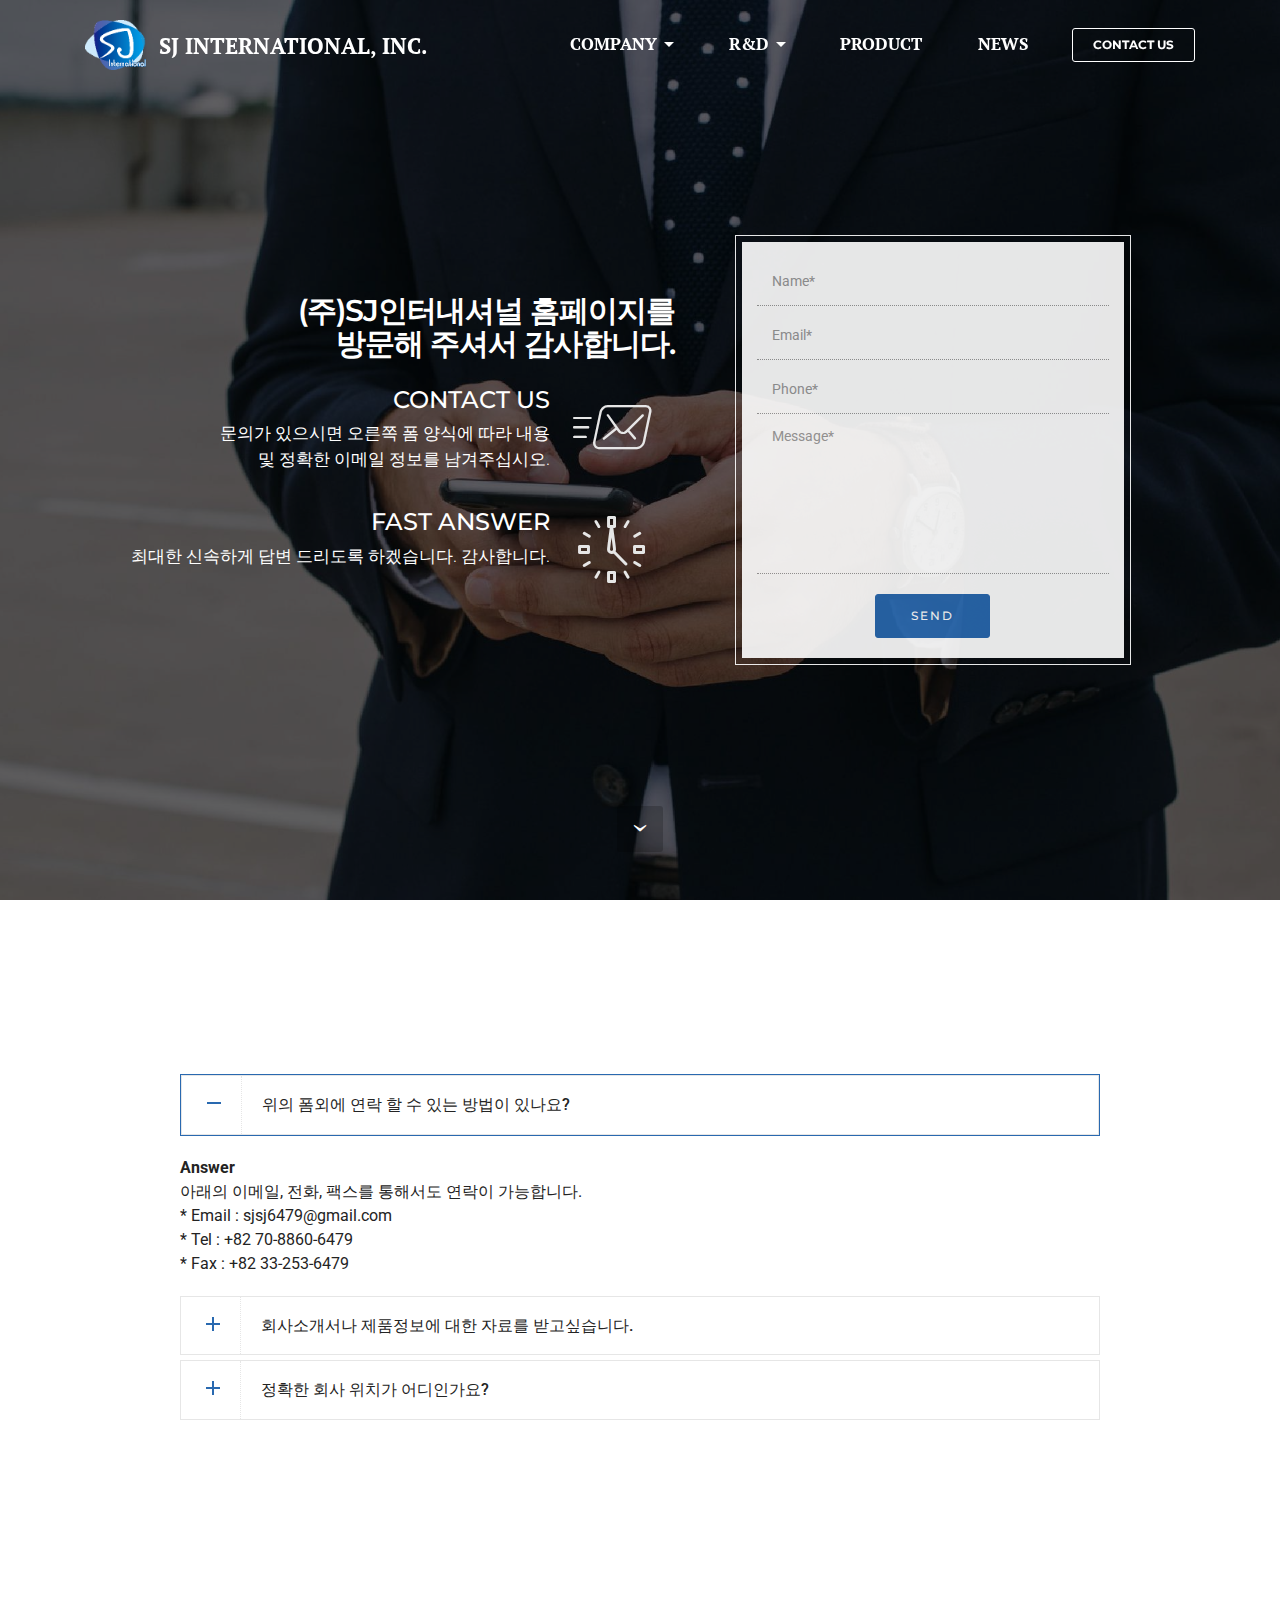
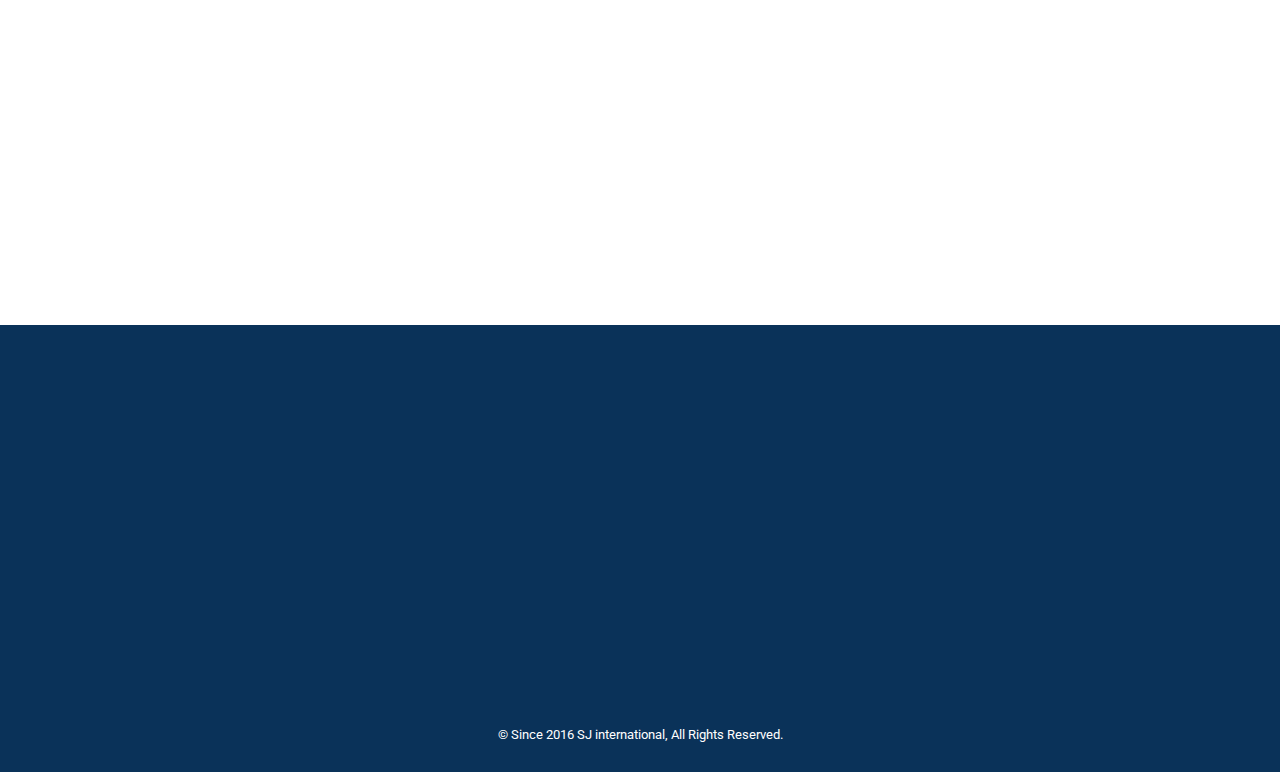
<file: contact us.html>
<!DOCTYPE html>
<html>
<head>
  <!-- Site made with Mobirise Website Builder v3.12.1, https://mobirise.com -->
  <meta charset="UTF-8">
  <meta http-equiv="X-UA-Compatible" content="IE=edge">
  <meta name="generator" content="Mobirise v3.12.1, mobirise.com">
  <meta name="viewport" content="width=device-width, initial-scale=1">
  <link rel="shortcut icon" href="assets/images/sj-156x128.png" type="image/x-icon">
  <meta name="description" content="Web Page Builder Description">
  <title>Web Page Builder Title</title>
  <link rel="stylesheet" href="https://fonts.googleapis.com/css?family=Lora:400,700,400italic,700italic&amp;subset=latin">
  <link rel="stylesheet" href="https://fonts.googleapis.com/css?family=Montserrat:400,700">
  <link rel="stylesheet" href="https://fonts.googleapis.com/css?family=Raleway:100,100i,200,200i,300,300i,400,400i,500,500i,600,600i,700,700i,800,800i,900,900i">
  <link rel="stylesheet" href="assets/bootstrap-material-design-font/css/material.css">
  <link rel="stylesheet" href="assets/icons-mind/style.css">
  <link rel="stylesheet" href="assets/icon54/style.css">
  <link rel="stylesheet" href="assets/tether/tether.min.css">
  <link rel="stylesheet" href="assets/bootstrap/css/bootstrap.min.css">
  <link rel="stylesheet" href="assets/animate.css/animate.min.css">
  <link rel="stylesheet" href="assets/dropdown/css/style.css">
  <link rel="stylesheet" href="assets/theme/css/style.css">
  <link rel="stylesheet" href="assets/mobirise3-blocks-plugin/css/style.css">
  <link rel="stylesheet" href="assets/mobirise/css/mbr-additional.css" type="text/css">
  
  
  
</head>
<body>
<section id="menu-2z">

    <nav class="navbar navbar-dropdown bg-color transparent navbar-fixed-top">
        <div class="container">

            <div class="mbr-table">
                <div class="mbr-table-cell">

                    <div class="navbar-brand">
                        <a href="https://mobirise.com" class="navbar-logo"><img src="assets/images/sj-156x128.png" alt="Mobirise"></a>
                        <a class="navbar-caption" href="index.html">SJ INTERNATIONAL, INC.</a>
                    </div>

                </div>
                <div class="mbr-table-cell">

                    <button class="navbar-toggler pull-xs-right hidden-md-up" type="button" data-toggle="collapse" data-target="#exCollapsingNavbar">
                        <div class="hamburger-icon"></div>
                    </button>

                    <ul class="nav-dropdown collapse pull-xs-right nav navbar-nav navbar-toggleable-sm" id="exCollapsingNavbar"><li class="nav-item dropdown"><a class="nav-link link dropdown-toggle" href="overview.html" aria-expanded="false" data-toggle="dropdown-submenu">COMPANY</a><div class="dropdown-menu"><a class="dropdown-item" href="overview.html">Overview</a><a class="dropdown-item" href="brand.html">Brand</a><a class="dropdown-item" href="history.html">History</a></div></li><li class="nav-item dropdown open"><a class="nav-link link dropdown-toggle" data-toggle="dropdown-submenu" href="https://mobirise.com/" aria-expanded="true">R&amp;D</a><div class="dropdown-menu"><a class="dropdown-item" href="laboratory.html">Laboratory</a><a class="dropdown-item" href="researchfield.html">Research Field</a><a class="dropdown-item" href="patent.html" aria-expanded="false">Patent</a></div></li><li class="nav-item"><a class="nav-link link" href="product.html" aria-expanded="false">PRODUCT</a></li><li class="nav-item"><a class="nav-link link" href="NEWS.html" aria-expanded="false">NEWS</a></li><li class="nav-item nav-btn"><a class="nav-link btn btn-white btn-white-outline" href="contact us.html">CONTACT US</a></li></ul>
                    <button hidden="" class="navbar-toggler navbar-close" type="button" data-toggle="collapse" data-target="#exCollapsingNavbar">
                        <div class="close-icon"></div>
                    </button>

                </div>
            </div>

        </div>
    </nav>

</section>

<section class="engine"><a rel="external" href="https://mobirise.com">https://mobirise.com/</a></section><section class="mbr-section mbr-section-hero mbr-section-full extHeader4 mbr-after-navbar" id="extHeader4-33" style="background-image: url(assets/images/mbr-4-2000x1333.jpg);">

    <div class="mbr-overlay" style="opacity: 0.6; background-color: rgb(0, 0, 0);">
    </div>

    <div class="mbr-table mbr-table-full">
        <div class="mbr-table-cell">

            <div class="container">
                <div class="mbr-section row">
                    <div class="mbr-table-md-up">
                        <div class="formWraper">
                        
                        </div>
                        

                        <div class="mbr-table-cell mbr-right-padding-md-up col-md-7 text-xs-center text-md-right">

                                <h2 class="display-2 mbr-section-title">(주)SJ인터내셔널 홈페이지를 <br>방문해 주셔서 감사합니다.</h2>

                                <div class="row">
                                <div class="col-md-12">
                                <div class="intro-box left">
                                        <i class="icons"><a href="https://mobirise.com" class="imind-mail-send mbr-iconfont mbr-iconfont-features4" style="color: rgb(230, 230, 230);"></a></i>
                                        <div class="content">
                                            <h4 class="h-white">CONTACT US</h4>
                                            <p class="mbr-section-text lead">문의가 있으시면 오른쪽 폼 양식에 따라 내용 <br>및 정확한 이메일 정보를 남겨주십시오.</p>
                                        </div>
                                </div>
                                <div class="intro-box left">
                                        <i class="icons"><a href="https://mobirise.com" class="icon54-clock-2 mbr-iconfont mbr-iconfont-features4" style="color: rgb(230, 230, 230);"></a></i>
                                        <div class="content">
                                            <h4 class="h-white"><span style="font-size: 1.5rem; line-height: 1.1;">FAST ANSWER</span><br></h4>
                                            <p class="mbr-section-text lead">최대한 신속하게 답변 드리도록 하겠습니다. 감사합니다.</p>
                                        </div>
                                </div>
                                </div>
                             </div>

                        </div>
                        <div class="mbr-valign-top col-md-10  formblock" data-form-type="formoid" style="border: 1px solid rgb(255, 255, 255);">
                            <div data-form-alert="true">
                                <div hidden="" data-form-alert-success="true" class="alert alert-form alert-success text-xs-center">Thanks for filling out form!</div>
                            </div>
                            <form action="https://mobirise.com/" method="post" style="background-color: rgb(255, 255, 255);" data-form-title="UNTITLED FORM">
                                <input type="hidden" value="gX9Hc4DPrQB530gqXCkRRfWg+HnM6ozgY9JsJ2K8cgPPseDR4leldSgJMQTkvK/hg5i5gl3FWp74qWvMH+l6huRUySVqgU7K1xS4E4YXAtmavKDqIchMkivjatJaWNRq" data-form-email="true" class="dark" style="border-bottom-width: 1px; border-bottom-style: dotted; border-bottom-color: rgb(152, 152, 152); color: rgb(152, 152, 152);">

                                    <div class="col-xs-12">
                                         <input type="text" class="form-control dark" name="name" required="" data-form-field="Name" placeholder="Name*" style="border-bottom-width: 1px; border-bottom-style: dotted; border-bottom-color: rgb(152, 152, 152); color: rgb(152, 152, 152);">
                                    </div>

                                    <div class="col-xs-12"> 
                                         <input type="text" class="form-control dark" name="email" required="" data-form-field="Email" placeholder="Email*" style="border-bottom-width: 1px; border-bottom-style: dotted; border-bottom-color: rgb(152, 152, 152); color: rgb(152, 152, 152);">    
                                    </div>

                                    <div class="col-xs-12">
                                         <input type="text" class="form-control dark" name="phone" required="" data-form-field="Phone" placeholder="Phone*" style="border-bottom-width: 1px; border-bottom-style: dotted; border-bottom-color: rgb(152, 152, 152); color: rgb(152, 152, 152);">
                                    </div>

                                    <div class="col-xs-12">
                                        <textarea class="form-control dark" name="message" rows="7" data-form-field="Message" style="resize: none; border-bottom-width: 1px; border-bottom-style: dotted; border-bottom-color: rgb(152, 152, 152); color: rgb(152, 152, 152);" placeholder="Message*"></textarea>
                                    </div>
                                <div class="col-xs-12" style="margin-top: 10px; text-align: center"><button type="submit" class="btn btn-primary">SEND</button></div>
                            </form>
                        </div>

                    </div>
                </div>
            </div>

        </div>
    </div>

    <div class="mbr-arrow mbr-arrow-floating hidden-sm-down" aria-hidden="true"><a href="#extAccordion1-35"><i class="mbr-arrow-icon"></i></a></div>

</section>

<section class="mbr-section extAccordion1" id="extAccordion1-35" style="background-color: rgb(255, 255, 255); padding-top: 100px; padding-bottom: 100px;">

    
        <div class="container">
            <div class="row">
                <div class="col-md-10 col-md-offset-1">
                    <div class="section-head text-center space30">
                        <h1>FAQ</h1>
                    </div>
                    <div class="clearfix"></div>
                    <div id="extAccordion1-35-init" class="panel-group accordionStyles accordion" role="tablist" aria-multiselectable="true">
                      <div class="accordion-group">
                        <div class="panel panel-default colorBG" style="display: block;">
                            <div class="panel-heading" role="tab" id="headingOne">
                                <span class="signSpan pseudoMinus"></span>
                                <h4 class="panel-title"><a role="button" class="collapsed" data-toggle="collapse" data-parent="#extAccordion1-35-init" data-core="" href="#collapseOneextAccordion1-35" aria-expanded="false" aria-controls="collapseOne"><span class="sign"></span>위의 폼외에 연락 할 수 있는 방법이 있나요?</a></h4>
                            </div>
                            <div id="collapseOneextAccordion1-35" class="panel-collapse noScroll collapse in" role="tabpanel" aria-labelledby="headingOne">
                                <div class="panel-body"><p><strong>Answer</strong></p><p>아래의 이메일, 전화, 팩스를 통해서도 연락이 가능합니다.</p><p>* Email : sjsj6479@gmail.com</p><p>* Tel : +82 70-8860-6479</p><p>* Fax : +82 33-253-6479</p></div>
                            </div>
                        </div>
                        <div class="panel panel-default" style="display: block;">
                            <div class="panel-heading" role="tab" id="headingTwo">
                                <span class="signSpan pseudoPlus"></span>
                                <h4 class="panel-title"><a role="button" class="collapsed" data-toggle="collapse" data-parent="#extAccordion1-35-init" data-core="" href="#collapseTwoextAccordion1-35" aria-expanded="false" aria-controls="collapseTwo">회사소개서나 제품정보에 대한 자료를 받고싶습니다.</a></h4>
                            </div>
                            <div id="collapseTwoextAccordion1-35" class="panel-collapse noScroll collapse" role="tabpanel" aria-labelledby="headingTwo">
                                <div class="panel-body"><p><span style="font-size: 1rem; line-height: 1.5;"><strong>Answer</strong></span><br></p><p>홈페이지 하단에 Links에서 좀 더 자세한 회사소개서, 제품정보 등을 PDF파일로 받아보실 수 있습니다.</p></div>
                            </div>
                        </div>
                        <div class="panel panel-default" style="display: block;">
                            <div class="panel-heading" role="tab" id="headingThree">
                                <span class="signSpan pseudoPlus"></span>
                                <h4 class="panel-title"><a role="button" class="" data-toggle="collapse" data-parent="#extAccordion1-35-init" data-core="" href="#collapseThreeextAccordion1-35" aria-expanded="true" aria-controls="collapseThree">정확한 회사 위치가 어디인가요?</a></h4>
                            </div>
                            <div id="collapseThreeextAccordion1-35" class="panel-collapse noScroll collapse" role="tabpanel" aria-labelledby="headingThree">
                                <div class="panel-body"><p><strong>Answer</strong><br></p><p>저희 본사의 위치는 강원도 춘천시 강원대학길 1 강원대학교 보듬관 501호 입니다.</p><p>아래의 구글지도를 통해 확인 후 쉽게 찾아오실 수 있습니다.<br><br></p></div>
                            </div>
                        </div>
                        
                        
                        
                      </div>    
                    </div>
                </div>
            </div>
        </div>
</section>

<section class="mbr-section mbr-section-nopadding" id="map1-34">
    <div class="mbr-map"><iframe frameborder="0" style="border:0" src="https://www.google.com/maps/embed/v1/place?key=AIzaSyA0Dx_boXQiwvdz8sJHoYeZNVTdoWONYkU&amp;q=place_id:ChIJQXLkmM7lYjURWAX6lyCaLS4" allowfullscreen=""></iframe></div>
</section>

<section class="mbr-section mbr-section-md-padding mbr-footer footer1" id="contacts1-30" style="background-color: rgb(10, 50, 89); padding-top: 30px; padding-bottom: 60px;">
    
    <div class="container">
        <div class="row">
            <div class="mbr-footer-content col-xs-12 col-md-3">
                <div><img src="assets/images/2-128x54.png"></div>
            </div>
            <div class="mbr-footer-content col-xs-12 col-md-3">
                <p><strong>Address</strong><br>
본사<br>강원도 춘천시 강원대학길 1 강원대학교 보듬관 501호<br><br>
서울사무소<br>서울 마포구 공덕동 371 삼성아파트 상가동 310호<br><br>미국지사<br>SJ INT'L USA : 7035 Orangethorpe Ave. #E Buena Park, Ca 90621<br></p>
            </div>
            <div class="mbr-footer-content col-xs-12 col-md-3">
                <p><strong>Contacts</strong><br>
Email : sjsj6479@gmail.com<br>Tel : +82 70-8860-6479<br>
Fax : +82 33-253-6479</p>
            </div>
            <div class="mbr-footer-content col-xs-12 col-md-3">
                <p><strong>Links</strong><br>
<a class="text-white" href="https://mobirise.com/">회</a>사소개서 다운로드<br>제품정보 다운로드</p>
            </div>

        </div>
    </div>
</section>

<footer class="mbr-small-footer mbr-section mbr-section-nopadding" id="footer1-31" style="background-color: rgb(10, 50, 89); padding-top: 1.75rem; padding-bottom: 1.75rem;">
    
    <div class="container">
        <p class="text-xs-center">© Since 2016 SJ international, All Rights Reserved.</p>
    </div>
</footer>


  <script src="assets/web/assets/jquery/jquery.min.js"></script>
  <script src="assets/tether/tether.min.js"></script>
  <script src="assets/bootstrap/js/bootstrap.min.js"></script>
  <script src="assets/smooth-scroll/smooth-scroll.js"></script>
  <script src="assets/viewport-checker/jquery.viewportchecker.js"></script>
  <script src="assets/dropdown/js/script.min.js"></script>
  <script src="assets/touch-swipe/jquery.touch-swipe.min.js"></script>
  <script src="assets/theme/js/script.js"></script>
  <script src="assets/mobirise3-blocks-plugin/js/script.js"></script>
  <script src="assets/formoid/formoid.min.js"></script>
  
  
  <input name="animation" type="hidden">
  </body>
</html>
</file>
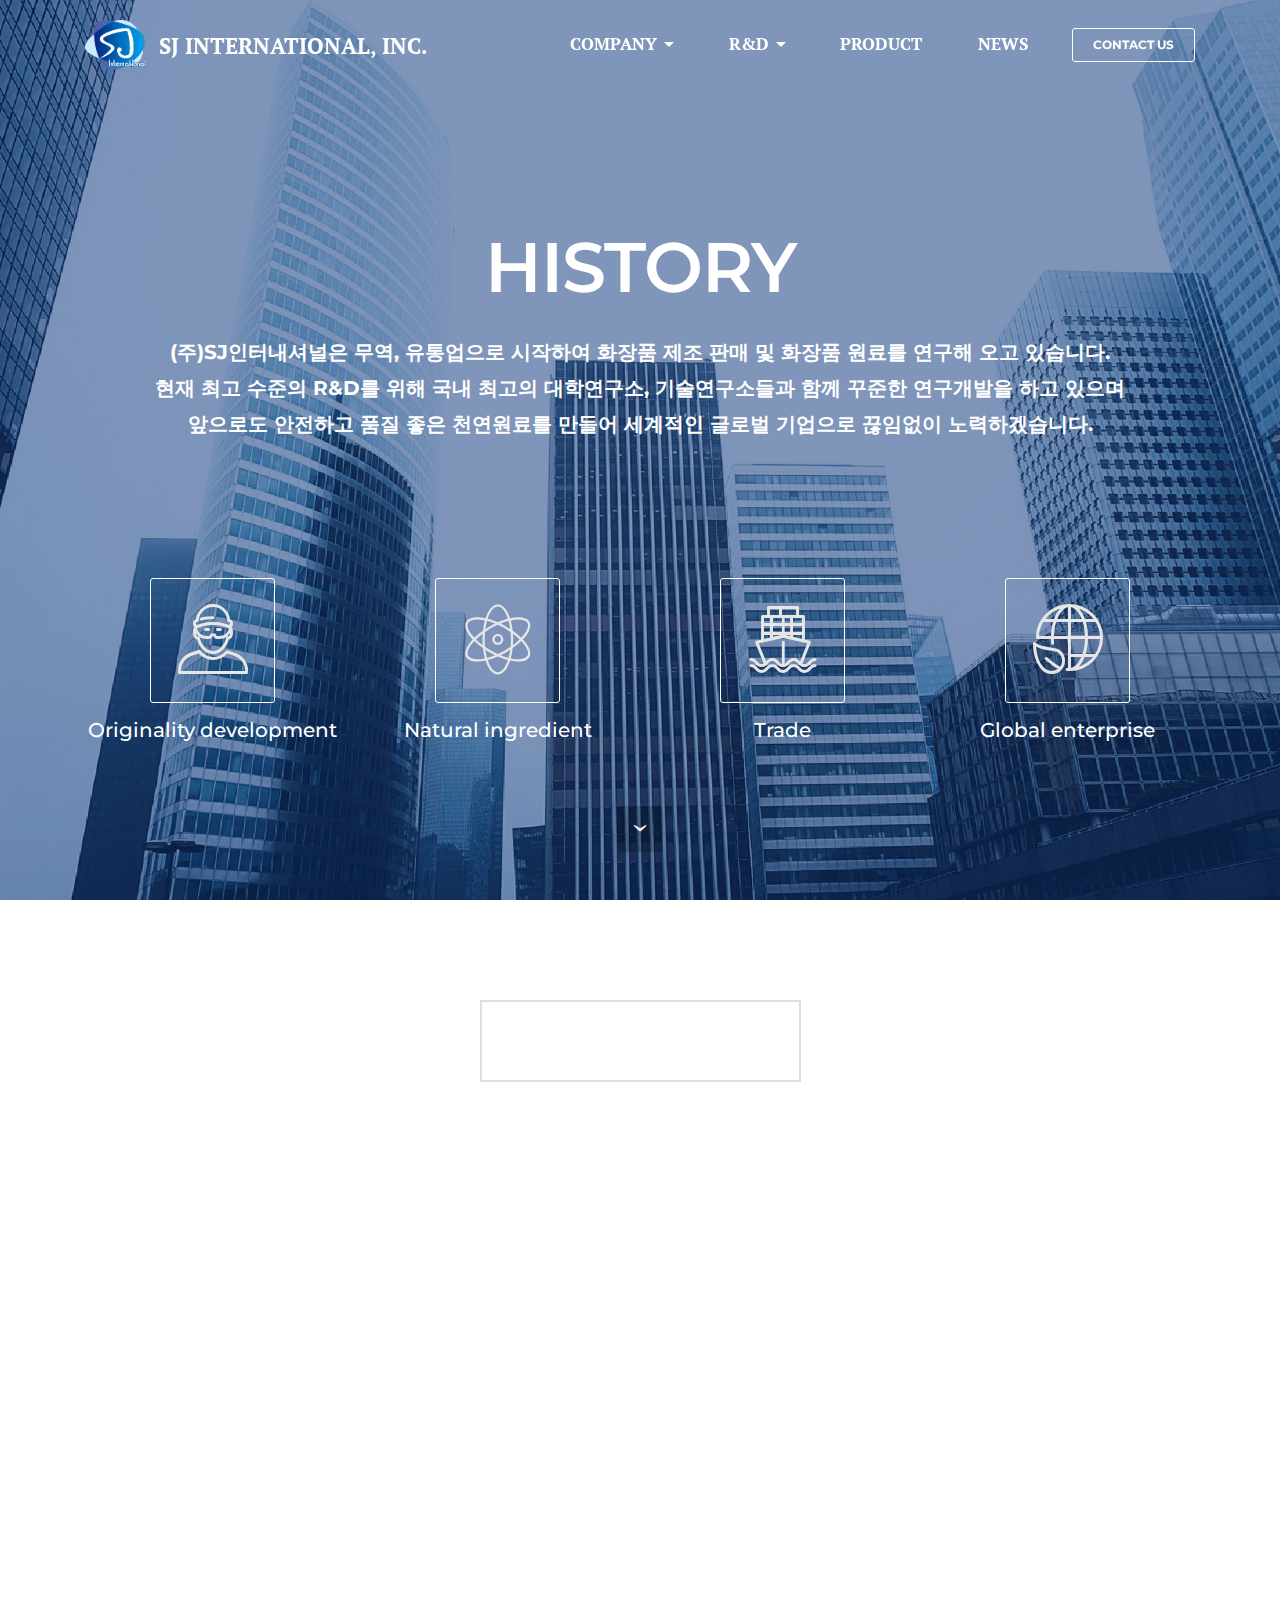
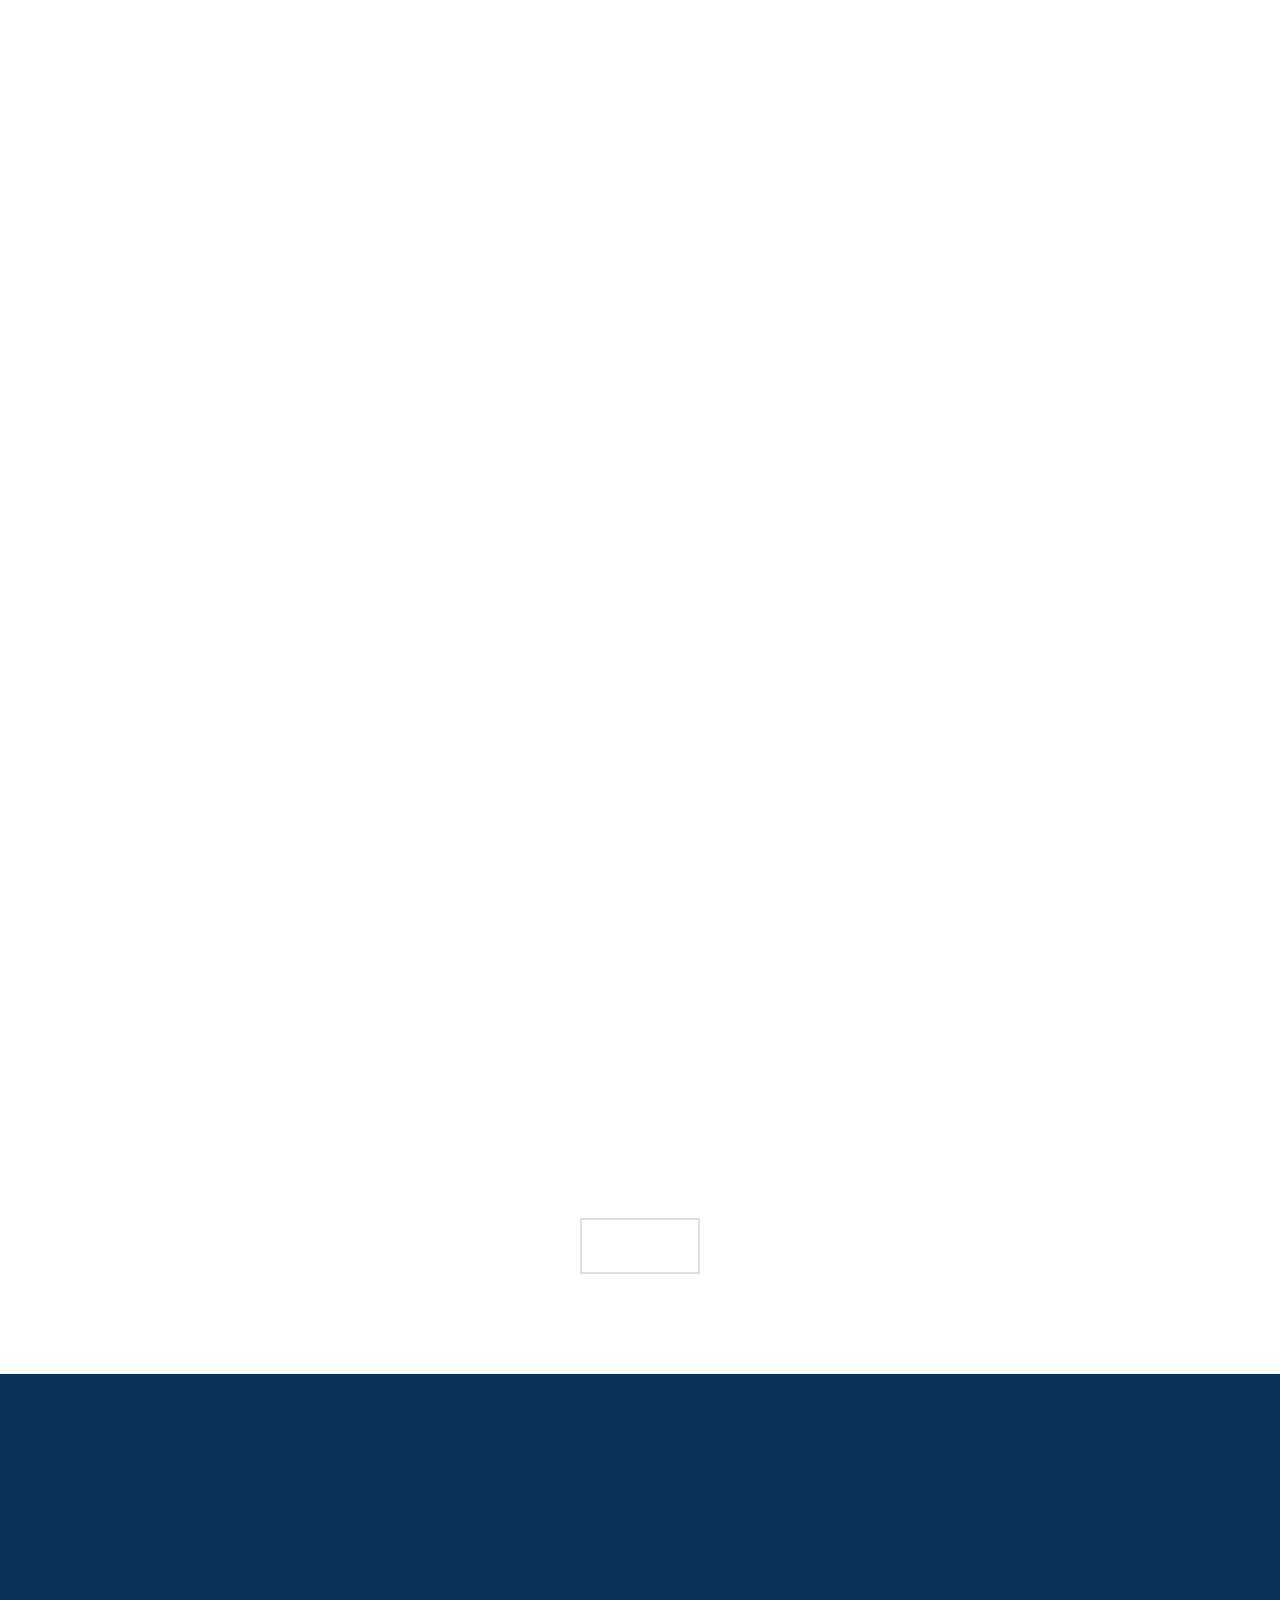
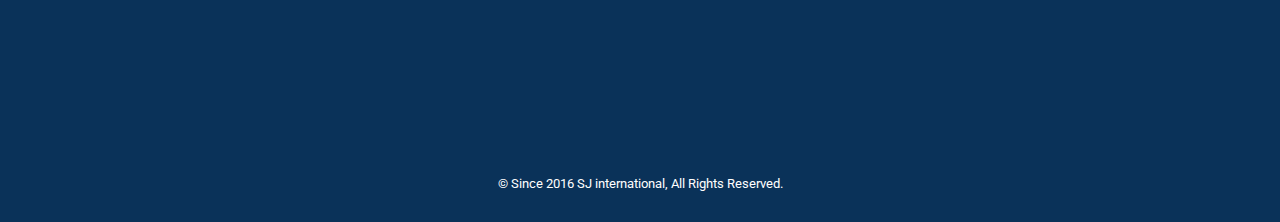
<file: history.html>
<!DOCTYPE html>
<html>
<head>
  <!-- Site made with Mobirise Website Builder v3.12.1, https://mobirise.com -->
  <meta charset="UTF-8">
  <meta http-equiv="X-UA-Compatible" content="IE=edge">
  <meta name="generator" content="Mobirise v3.12.1, mobirise.com">
  <meta name="viewport" content="width=device-width, initial-scale=1">
  <link rel="shortcut icon" href="assets/images/sj-156x128.png" type="image/x-icon">
  <meta name="description" content="Web Creator Description">
  <title>Web Creator Title</title>
  <link rel="stylesheet" href="https://fonts.googleapis.com/css?family=Lora:400,700,400italic,700italic&amp;subset=latin">
  <link rel="stylesheet" href="https://fonts.googleapis.com/css?family=Montserrat:400,700">
  <link rel="stylesheet" href="https://fonts.googleapis.com/css?family=Raleway:100,100i,200,200i,300,300i,400,400i,500,500i,600,600i,700,700i,800,800i,900,900i">
  <link rel="stylesheet" href="assets/bootstrap-material-design-font/css/material.css">
  <link rel="stylesheet" href="assets/et-line-font-plugin/style.css">
  <link rel="stylesheet" href="assets/icon54/style.css">
  <link rel="stylesheet" href="assets/icons-mind/style.css">
  <link rel="stylesheet" href="assets/icon54-v2/style.css">
  <link rel="stylesheet" href="assets/tether/tether.min.css">
  <link rel="stylesheet" href="assets/bootstrap/css/bootstrap.min.css">
  <link rel="stylesheet" href="assets/dropdown/css/style.css">
  <link rel="stylesheet" href="assets/animate.css/animate.min.css">
  <link rel="stylesheet" href="assets/theme/css/style.css">
  <link rel="stylesheet" href="assets/mobirise3-blocks-plugin/css/style.css">
  <link rel="stylesheet" href="assets/mobirise/css/mbr-additional.css" type="text/css">
  
  
  
</head>
<body>
<section id="menu-1k">

    <nav class="navbar navbar-dropdown bg-color transparent navbar-fixed-top">
        <div class="container">

            <div class="mbr-table">
                <div class="mbr-table-cell">

                    <div class="navbar-brand">
                        <a href="https://mobirise.com" class="navbar-logo"><img src="assets/images/sj-156x128.png" alt="Mobirise"></a>
                        <a class="navbar-caption" href="index.html">SJ INTERNATIONAL, INC.</a>
                    </div>

                </div>
                <div class="mbr-table-cell">

                    <button class="navbar-toggler pull-xs-right hidden-md-up" type="button" data-toggle="collapse" data-target="#exCollapsingNavbar">
                        <div class="hamburger-icon"></div>
                    </button>

                    <ul class="nav-dropdown collapse pull-xs-right nav navbar-nav navbar-toggleable-sm" id="exCollapsingNavbar"><li class="nav-item dropdown"><a class="nav-link link dropdown-toggle" href="overview.html" aria-expanded="false" data-toggle="dropdown-submenu">COMPANY</a><div class="dropdown-menu"><a class="dropdown-item" href="overview.html">Overview</a><a class="dropdown-item" href="brand.html">Brand</a><a class="dropdown-item" href="history.html">History</a></div></li><li class="nav-item dropdown open"><a class="nav-link link dropdown-toggle" data-toggle="dropdown-submenu" href="https://mobirise.com/" aria-expanded="true">R&amp;D</a><div class="dropdown-menu"><a class="dropdown-item" href="laboratory.html">Laboratory</a><a class="dropdown-item" href="researchfield.html">Research Field</a><a class="dropdown-item" href="patent.html" aria-expanded="false">Patent</a></div></li><li class="nav-item"><a class="nav-link link" href="product.html" aria-expanded="false">PRODUCT</a></li><li class="nav-item"><a class="nav-link link" href="NEWS.html" aria-expanded="false">NEWS</a></li><li class="nav-item nav-btn"><a class="nav-link btn btn-white btn-white-outline" href="contact us.html">CONTACT US</a></li></ul>
                    <button hidden="" class="navbar-toggler navbar-close" type="button" data-toggle="collapse" data-target="#exCollapsingNavbar">
                        <div class="close-icon"></div>
                    </button>

                </div>
            </div>

        </div>
    </nav>

</section>

<section class="engine"><a rel="external" href="https://mobirise.com">Website Builder</a></section><section class="mbr-section mbr-section-hero mbr-section-full extHeader3 mbr-after-navbar" id="extHeader3-1p" style="background-image: url(assets/images/mbr-2000x1328.jpg);">

    <div class="mbr-overlay" style="opacity: 0.5; background-color: rgb(0, 43, 118);">

    </div>
        <div class="mbr-table-cell">
            <div class="container">
                <div class="mbr-section row">
                    <div>
                            <h3 class="mbr-section-title display-2 text-center"><br>HISTORY</h3>

                            <div class="mbr-section-text lead text-center">
                                <p><span style="font-style: normal;"><strong>(주)SJ인터내셔널은 무역, 유통업으로 시작하여 화장품 제조 판매 및 화장품 원료를 연구해 오고 있습니다. </strong></span><br><span style="font-style: normal;"><strong>현재 최고 수준의 R&amp;D를 위해 국내 최고의 대학연구소, 기술연구소들과 함께 꾸준한 연구개발을 하고 있으며</strong></span><br><span style="font-style: normal;"><strong> 앞으로도 안전하고 품질 좋은 천연원료를 만들어 세계적인 글로벌 기업으로 끊임없이 노력하겠습니다.</strong></span></p>
                            </div>

                            

                    </div>

                    <div class="container">
                        <div class="row">
                            
                            <ul class="features-list">
                                <li>
                                    <i class="icons"><a href="https://mobirise.com" class="icon54-criminal mbr-iconfont mbr-iconfont-features4" style="color: rgb(230, 230, 230);"></a></i>
                                    <h5>Originality development</h5>
                                </li>

                                <li>
                                    <i class="icons"><a href="https://mobirise.com" class="etl-icon icon-genius mbr-iconfont mbr-iconfont-features4" style="color: rgb(230, 230, 230);"></a></i>
                                    <h5>Natural ingredient</h5>
                                </li>

                                 <li>
                                    <i class="icons"><a href="https://mobirise.com" class="icon54-cargo-ship mbr-iconfont mbr-iconfont-features4" style="color: rgb(230, 230, 230);"></a></i>
                                    <h5>Trade</h5>
                                </li>

                                <li>
                                    <i class="icons"><a href="https://mobirise.com" class="icon54-eco-earth mbr-iconfont mbr-iconfont-features4" style="color: rgb(230, 230, 230);"></a></i>
                                    <h5>Global enterprise</h5>
                                </li>
                            </ul>

                        </div>
                    </div>

                </div> 
            </div> 
        </div>
        <div class="mbr-arrow mbr-arrow-floating hidden-sm-down" aria-hidden="true"><a href="#extFeatures13-1n"><i class="mbr-arrow-icon"></i></a></div>              
</section>

<section class="mbr-section extFeatures13" id="extFeatures13-1n" style="background-color: rgb(255, 255, 255); padding-top: 100px; padding-bottom: 100px;">
    <div class="elements-content">
        
        <div class="container titleBlock">
            <div class="col-xs-12 text-xs-center">
                <div class="title_wrapper">
                    <h3 class="mbr-section-title display-2">SJ INTERNATIONAL TIMELINE&nbsp;</h3>
                    <small class="mbr-section-subtitle">OUR HISTORY</small>
                </div>    
            </div>
        </div>    
        <div class="container timelineHeight">
            <ul class="timeline">
                <li class="timeline-normal separline" style="display: block;">
                    <div class="date date-normal">
                        <p class="mbr-section-text-gray lead h-black">2012~2013</p>
                    </div>
                    <span class="iconBackground first_span"><span class="icon"><span class="imind-quill-2 mbr-iconfont-extFeatures2" style="color: rgb(102, 102, 102);"></span></span></span>
                    <div class="timeline-panel">
                        <h4 class="h-black text-right">1. SJ INTERNATIONAL<br>Incorporation&nbsp;</h4>
                        <p class="mbr-section-text-gray lead h-black"><span style="font-style: normal;">SJ설립(유통, 무역)<br>일본드럭스토어 박람회 참관<br>중국해외 박람회 참관<br><br></span></p>
                    </div>
                </li>

                <li class="timeline-inverted separline" style="display: block;">
                    <div class="date date-inverted">
                        <p class="mbr-section-text-gray lead h-black">&nbsp;2014</p>
                    </div>
                    <div class="timeline-panel">
                        <h4 class="h-black">2. World Market Survey</h4>
                        <p class="mbr-section-text-gray lead h-black"><span style="font-style: normal;">서울 국제 화장품 미용박람회 참여<br>인도네시아 박람회 참관</span></p>
                    </div>
                    <span class="iconBackgroundInverse"><span class="icon"><span class="icon54-v2-office-3 mbr-iconfont-features6" style="color: rgb(102, 102, 102);"></span></span></span>
                </li>

                <li class="timeline-normal separline" style="display: block;">
                    <div class="date date-normal">
                        <p class="mbr-section-text-gray lead h-black">2015</p>
                    </div>
                    <span class="iconBackground"><span class="icon"><span class="etl-icon icon-linegraph mbr-iconfont-features6" style="color: #666666"></span></span></span>
                    <div class="timeline-panel">
                        <h4 class="h-black text-right">3. Product development</h4>
                        <p class="mbr-section-text-gray lead h-black"><span style="font-style: normal;">대만 박람회 참관<br>서울 뷰티엑스포 참여<br>비앤피코스메틱 제품개발 컨설팅<br></span></p>
                    </div>
                </li>

                <li class="timeline-inverted separline" style="display: block;">
                    <div class="date date-inverted">
                        <p class="mbr-section-text-gray lead h-black">2016</p>
                    </div>
                    <div class="timeline-panel">
                        <h4 class="h-black">4. Brand launching</h4>
                        <p class="mbr-section-text-gray lead h-black"><span style="font-style: normal;"><strong>[강원웰빙특산물산업화지역혁신센터 RIC]<br>업무교류 양해각서(MOU)체결</strong><br><br>(주)SJ인터내셔널 법인 전환<br><br>(주)한솔장업 협력 제조사 MOU체결<br><font color="#000000">화장품 판매업 등록</font><br><strong><font color="#000000">CLEATER 클리터 브랜드 런칭</font><br><font color="#000000">CLEATER 클리터 상표 출원</font></strong><br><font color="#000000"><br></font>중국 광저우 박람회 참관<br>중국 상해 박람회 참관</span><br></p>
                    </div>
                    <span class="iconBackgroundInverse"><span class="icon"><span class="icon54-v2-user-hierarchy mbr-iconfont-features6" style="color: rgb(102, 102, 102);"></span></span></span>
                </li>

                <li class="timeline-normal separline" style="display: block;">
                    <div class="date date-normal">
                        <p class="mbr-section-text-gray lead h-black">2017</p>
                    </div>
                    <span class="iconBackground"><span class="icon"><span class="icon54-v2-new-sticker mbr-iconfont-features6" style="color: rgb(102, 102, 102);"></span></span></span>
                    <div class="timeline-panel">
                        <h4 class="h-black text-right">5. Patent registration</h4>
                        <p class="mbr-section-text-gray lead h-black"><span style="font-style: normal;"><strong>클리터 신제품 6종 출시</strong><br><br>클리터 플라센타 크림, 앰플 미국FDA 등록<br>17년 2월7일 미국 1차 수출 성공<br><br><strong>클리터 상표,서비스표 등록 완료</strong><br><br>(주)대한피부과학연구소<br>인체 피부 자극테스트 완료<br><br><strong>말태반 원료 특허등록&nbsp;[특허 : 제10-1751718호]<br>항주름 효능을 가지는 저분자 말태반 <br>효소가수분해물의 제조방법</strong></span><span style="font-style: normal;"><strong><br></strong><br></span></p>
                    </div>
                </li>

                

                

                

                

                

                 

                

            </ul>
            <div class="title_wrapper bottom_title_wrapper">
                    <h3 class="mbr-section-title display-2">THE&nbsp;END</h3>
            </div>    
        </div>
    </div>
</section>

<section class="mbr-section mbr-section-md-padding mbr-footer footer1" id="contacts1-1l" style="background-color: rgb(10, 50, 89); padding-top: 30px; padding-bottom: 60px;">
    
    <div class="container">
        <div class="row">
            <div class="mbr-footer-content col-xs-12 col-md-3">
                <div><img src="assets/images/2-128x54.png"></div>
            </div>
            <div class="mbr-footer-content col-xs-12 col-md-3">
                <p><strong>Address</strong><br>
본사<br>강원도 춘천시 강원대학길 1 강원대학교 보듬관 501호<br><br>
서울사무소<br>서울 마포구 공덕동 371 삼성아파트 상가동 310호<br><br>미국지사<br>SJ INT'L USA : 7035 Orangethorpe Ave. #E Buena Park, Ca 90621<br></p>
            </div>
            <div class="mbr-footer-content col-xs-12 col-md-3">
                <p><strong>Contacts</strong><br>
Email : sjsj6479@gmail.com<br>Tel : +82 70-8860-6479<br>
Fax : +82 33-253-6479</p>
            </div>
            <div class="mbr-footer-content col-xs-12 col-md-3">
                <p><strong>Links</strong><br>
<a class="text-white" href="https://mobirise.com/">회</a>사소개서 다운로드<br>제품정보 다운로드</p>
            </div>

        </div>
    </div>
</section>

<footer class="mbr-small-footer mbr-section mbr-section-nopadding" id="footer1-1m" style="background-color: rgb(10, 50, 89); padding-top: 1.75rem; padding-bottom: 1.75rem;">
    
    <div class="container">
        <p class="text-xs-center">© Since 2016 SJ international, All Rights Reserved.</p>
    </div>
</footer>


  <script src="assets/web/assets/jquery/jquery.min.js"></script>
  <script src="assets/tether/tether.min.js"></script>
  <script src="assets/bootstrap/js/bootstrap.min.js"></script>
  <script src="assets/smooth-scroll/smooth-scroll.js"></script>
  <script src="assets/dropdown/js/script.min.js"></script>
  <script src="assets/touch-swipe/jquery.touch-swipe.min.js"></script>
  <script src="assets/viewport-checker/jquery.viewportchecker.js"></script>
  <script src="assets/theme/js/script.js"></script>
  <script src="assets/mobirise3-blocks-plugin/js/script.js"></script>
  
  
  <input name="animation" type="hidden">
  </body>
</html>
</file>
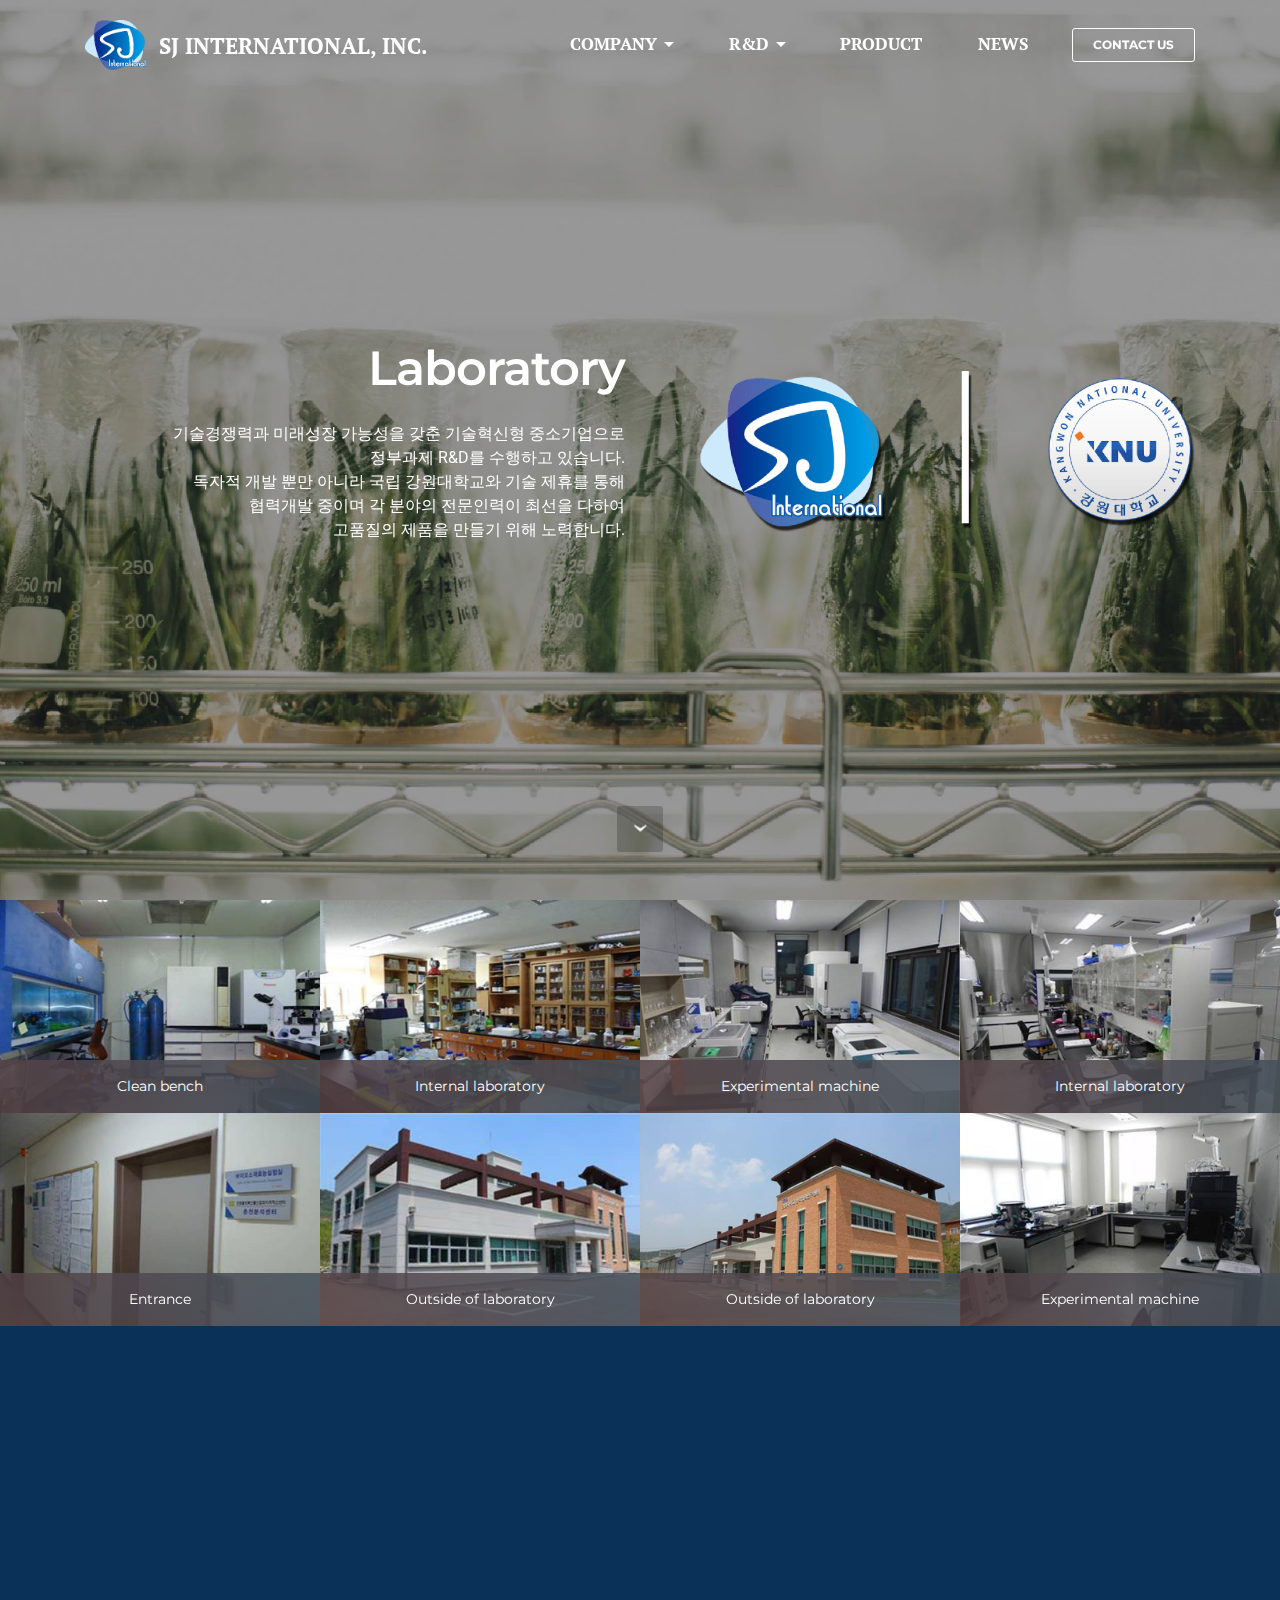
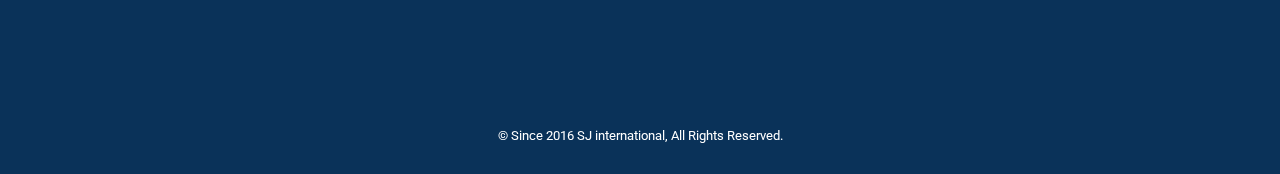
<file: laboratory.html>
<!DOCTYPE html>
<html>
<head>
  <!-- Site made with Mobirise Website Builder v3.12.1, https://mobirise.com -->
  <meta charset="UTF-8">
  <meta http-equiv="X-UA-Compatible" content="IE=edge">
  <meta name="generator" content="Mobirise v3.12.1, mobirise.com">
  <meta name="viewport" content="width=device-width, initial-scale=1">
  <link rel="shortcut icon" href="assets/images/sj-156x128.png" type="image/x-icon">
  <meta name="description" content="Web Creator Description">
  <title>Web Creator Title</title>
  <link rel="stylesheet" href="https://fonts.googleapis.com/css?family=Lora:400,700,400italic,700italic&amp;subset=latin">
  <link rel="stylesheet" href="https://fonts.googleapis.com/css?family=Montserrat:400,700">
  <link rel="stylesheet" href="https://fonts.googleapis.com/css?family=Raleway:100,100i,200,200i,300,300i,400,400i,500,500i,600,600i,700,700i,800,800i,900,900i">
  <link rel="stylesheet" href="assets/bootstrap-material-design-font/css/material.css">
  <link rel="stylesheet" href="assets/et-line-font-plugin/style.css">
  <link rel="stylesheet" href="assets/tether/tether.min.css">
  <link rel="stylesheet" href="assets/bootstrap/css/bootstrap.min.css">
  <link rel="stylesheet" href="assets/animate.css/animate.min.css">
  <link rel="stylesheet" href="assets/dropdown/css/style.css">
  <link rel="stylesheet" href="assets/theme/css/style.css">
  <link rel="stylesheet" href="assets/mobirise-gallery/style.css">
  <link rel="stylesheet" href="assets/mobirise/css/mbr-additional.css" type="text/css">
  
  
  
</head>
<body>
<section id="menu-1v">

    <nav class="navbar navbar-dropdown bg-color transparent navbar-fixed-top">
        <div class="container">

            <div class="mbr-table">
                <div class="mbr-table-cell">

                    <div class="navbar-brand">
                        <a href="https://mobirise.com" class="navbar-logo"><img src="assets/images/sj-156x128.png" alt="Mobirise"></a>
                        <a class="navbar-caption" href="index.html">SJ INTERNATIONAL, INC.</a>
                    </div>

                </div>
                <div class="mbr-table-cell">

                    <button class="navbar-toggler pull-xs-right hidden-md-up" type="button" data-toggle="collapse" data-target="#exCollapsingNavbar">
                        <div class="hamburger-icon"></div>
                    </button>

                    <ul class="nav-dropdown collapse pull-xs-right nav navbar-nav navbar-toggleable-sm" id="exCollapsingNavbar"><li class="nav-item dropdown"><a class="nav-link link dropdown-toggle" href="overview.html" aria-expanded="false" data-toggle="dropdown-submenu">COMPANY</a><div class="dropdown-menu"><a class="dropdown-item" href="overview.html">Overview</a><a class="dropdown-item" href="brand.html">Brand</a><a class="dropdown-item" href="history.html">History</a></div></li><li class="nav-item dropdown open"><a class="nav-link link dropdown-toggle" data-toggle="dropdown-submenu" href="https://mobirise.com/" aria-expanded="true">R&amp;D</a><div class="dropdown-menu"><a class="dropdown-item" href="laboratory.html">Laboratory</a><a class="dropdown-item" href="researchfield.html">Research Field</a><a class="dropdown-item" href="patent.html" aria-expanded="false">Patent</a></div></li><li class="nav-item"><a class="nav-link link" href="product.html" aria-expanded="false">PRODUCT</a></li><li class="nav-item"><a class="nav-link link" href="NEWS.html" aria-expanded="false">NEWS</a></li><li class="nav-item nav-btn"><a class="nav-link btn btn-white btn-white-outline" href="contact us.html">CONTACT US</a></li></ul>
                    <button hidden="" class="navbar-toggler navbar-close" type="button" data-toggle="collapse" data-target="#exCollapsingNavbar">
                        <div class="close-icon"></div>
                    </button>

                </div>
            </div>

        </div>
    </nav>

</section>

<section class="engine"><a rel="external" href="https://mobirise.com">mobirise.com</a></section><section class="mbr-section mbr-section-hero mbr-section-full header2 mbr-parallax-background mbr-after-navbar" id="header2-1z" style="background-image: url(assets/images/mbr-2000x1334.jpg);">

    <div class="mbr-overlay" style="opacity: 0.4; background-color: rgb(0, 0, 0);">
    </div>

    <div class="mbr-table mbr-table-full">
        <div class="mbr-table-cell">

            <div class="container">
                <div class="mbr-section row">
                    <div class="mbr-table-md-up">
                        
                        
                        

                        <div class="mbr-table-cell col-md-5 content-size text-xs-center text-md-right">

                            <h3 class="mbr-section-title display-2">Laboratory</h3>

                            <div class="mbr-section-text">
                                <p>기술경쟁력과 미래성장 가능성을 갖춘 기술혁신형 중소기업으로 <br>정부과제 R&amp;D를 수행하고 있습니다. <br>독자적 개발 뿐만 아니라 국립 강원대학교와 기술 제휴를 통해 <br>협력개발 중이며 각 분야의 전문인력이 최선을 다하여 <br>고품질의 제품을 만들기 위해 노력합니다.</p>
                            </div>

                            

                        </div>
                        <div class="mbr-table-cell mbr-valign-top mbr-left-padding-md-up col-md-7 image-size" style="width: 50%;">
                            <div class="mbr-figure"><img src="assets/images/1400x456.png"></div>
                        </div>

                    </div>
                </div>
            </div>

        </div>
    </div>

    <div class="mbr-arrow mbr-arrow-floating hidden-sm-down" aria-hidden="true"><a href="#gallery1-1y"><i class="mbr-arrow-icon"></i></a></div>

</section>

<section class="mbr-gallery mbr-section mbr-section-nopadding mbr-slider-carousel" id="gallery1-1y" data-filter="false" style="background-color: rgb(255, 255, 255); padding-top: 0rem; padding-bottom: 0rem;">
    <!-- Filter -->
    

    <!-- Gallery -->
    <div class="mbr-gallery-row">
        <div class=" mbr-gallery-layout-default">
            <div>
                <div>
                    <div class="mbr-gallery-item mbr-gallery-item__mobirise3 mbr-gallery-item--p0" data-tags="Animated" data-video-url="false">
                        <div href="#lb-gallery1-1y" data-slide-to="0" data-toggle="modal">
                            
                            

                            <img alt="" src="assets/images/01-2000x1333-800x533.jpg">
                            
                            <span class="icon-focus"></span>
                            <span class="mbr-gallery-title">Clean bench</span>
                        </div>
                    </div><div class="mbr-gallery-item mbr-gallery-item__mobirise3 mbr-gallery-item--p0" data-tags="Animated" data-video-url="false">
                        <div href="#lb-gallery1-1y" data-slide-to="1" data-toggle="modal">
                            
                            

                            <img alt="" src="assets/images/03-2000x1333-800x533.jpg">
                            
                            <span class="icon-focus"></span>
                            <span class="mbr-gallery-title">Internal laboratory<br></span>
                        </div>
                    </div><div class="mbr-gallery-item mbr-gallery-item__mobirise3 mbr-gallery-item--p0" data-tags="Animated" data-video-url="false">
                        <div href="#lb-gallery1-1y" data-slide-to="2" data-toggle="modal">
                            
                            

                            <img alt="" src="assets/images/08-2000x1333-800x533.jpg">
                            
                            <span class="icon-focus"></span>
                            <span class="mbr-gallery-title">Experimental machine<br></span>
                        </div>
                    </div><div class="mbr-gallery-item mbr-gallery-item__mobirise3 mbr-gallery-item--p0" data-tags="Animated" data-video-url="false">
                        <div href="#lb-gallery1-1y" data-slide-to="3" data-toggle="modal">
                            
                            

                            <img alt="" src="assets/images/09-2000x1333-800x533.jpg">
                            
                            <span class="icon-focus"></span>
                            <span class="mbr-gallery-title">Internal laboratory<br></span>
                        </div>
                    </div><div class="mbr-gallery-item mbr-gallery-item__mobirise3 mbr-gallery-item--p0" data-tags="Animated" data-video-url="false">
                        <div href="#lb-gallery1-1y" data-slide-to="4" data-toggle="modal">
                            
                            

                            <img alt="" src="assets/images/04-2000x1333-800x533.jpg">
                            
                            <span class="icon-focus"></span>
                            <span class="mbr-gallery-title">Entrance</span>
                        </div>
                    </div><div class="mbr-gallery-item mbr-gallery-item__mobirise3 mbr-gallery-item--p0" data-tags="Animated" data-video-url="false">
                        <div href="#lb-gallery1-1y" data-slide-to="5" data-toggle="modal">
                            
                            

                            <img alt="" src="assets/images/05-2000x1333-800x533.jpg">
                            
                            <span class="icon-focus"></span>
                            <span class="mbr-gallery-title">Outside of laboratory</span>
                        </div>
                    </div><div class="mbr-gallery-item mbr-gallery-item__mobirise3 mbr-gallery-item--p0" data-tags="Animated" data-video-url="false">
                        <div href="#lb-gallery1-1y" data-slide-to="6" data-toggle="modal">
                            
                            

                            <img alt="" src="assets/images/06-2000x1333-800x533.jpg">
                            
                            <span class="icon-focus"></span>
                            <span class="mbr-gallery-title">Outside of laboratory</span>
                        </div>
                    </div><div class="mbr-gallery-item mbr-gallery-item__mobirise3 mbr-gallery-item--p0" data-tags="Animated" data-video-url="false">
                        <div href="#lb-gallery1-1y" data-slide-to="7" data-toggle="modal">
                            
                            

                            <img alt="" src="assets/images/07-2000x1333-800x533.jpg">
                            
                            <span class="icon-focus"></span>
                            <span class="mbr-gallery-title">Experimental machine</span>
                        </div>
                    </div>
                </div>
            </div>
            <div class="clearfix"></div>
        </div>
    </div>

    <!-- Lightbox -->
    <div data-app-prevent-settings="" class="mbr-slider modal fade carousel slide" tabindex="-1" data-keyboard="true" data-interval="false" id="lb-gallery1-1y">
        <div class="modal-dialog">
            <div class="modal-content">
                <div class="modal-body">
                    <ol class="carousel-indicators">
                        <li data-app-prevent-settings="" data-target="#lb-gallery1-1y" data-slide-to="0"></li><li data-app-prevent-settings="" data-target="#lb-gallery1-1y" data-slide-to="1"></li><li data-app-prevent-settings="" data-target="#lb-gallery1-1y" data-slide-to="2"></li><li data-app-prevent-settings="" data-target="#lb-gallery1-1y" class=" active" data-slide-to="3"></li><li data-app-prevent-settings="" data-target="#lb-gallery1-1y" data-slide-to="4"></li><li data-app-prevent-settings="" data-target="#lb-gallery1-1y" data-slide-to="5"></li><li data-app-prevent-settings="" data-target="#lb-gallery1-1y" data-slide-to="6"></li><li data-app-prevent-settings="" data-target="#lb-gallery1-1y" data-slide-to="7"></li>
                    </ol>
                    <div class="carousel-inner">
                        <div class="carousel-item">
                            <img alt="" src="assets/images/01-2000x1333.jpg">
                        </div><div class="carousel-item">
                            <img alt="" src="assets/images/03-2000x1333.jpg">
                        </div><div class="carousel-item">
                            <img alt="" src="assets/images/08-2000x1333.jpg">
                        </div><div class="carousel-item active">
                            <img alt="" src="assets/images/09-2000x1333.jpg">
                        </div><div class="carousel-item">
                            <img alt="" src="assets/images/04-2000x1333.jpg">
                        </div><div class="carousel-item">
                            <img alt="" src="assets/images/05-2000x1333.jpg">
                        </div><div class="carousel-item">
                            <img alt="" src="assets/images/06-2000x1333.jpg">
                        </div><div class="carousel-item">
                            <img alt="" src="assets/images/07-2000x1333.jpg">
                        </div>
                    </div>
                    <a class="left carousel-control" role="button" data-slide="prev" href="#lb-gallery1-1y">
                        <span class="icon-prev" aria-hidden="true"></span>
                        <span class="sr-only">Previous</span>
                    </a>
                    <a class="right carousel-control" role="button" data-slide="next" href="#lb-gallery1-1y">
                        <span class="icon-next" aria-hidden="true"></span>
                        <span class="sr-only">Next</span>
                    </a>

                    <a class="close" href="#" role="button" data-dismiss="modal">
                        <span aria-hidden="true">×</span>
                        <span class="sr-only">Close</span>
                    </a>
                </div>
            </div>
        </div>
    </div>
</section>

<section class="mbr-section mbr-section-md-padding mbr-footer footer1" id="contacts1-1w" style="background-color: rgb(10, 50, 89); padding-top: 30px; padding-bottom: 60px;">
    
    <div class="container">
        <div class="row">
            <div class="mbr-footer-content col-xs-12 col-md-3">
                <div><img src="assets/images/2-128x54.png"></div>
            </div>
            <div class="mbr-footer-content col-xs-12 col-md-3">
                <p><strong>Address</strong><br>
본사<br>강원도 춘천시 강원대학길 1 강원대학교 보듬관 501호<br><br>
서울사무소<br>서울 마포구 공덕동 371 삼성아파트 상가동 310호<br><br>미국지사<br>SJ INT'L USA : 7035 Orangethorpe Ave. #E Buena Park, Ca 90621<br></p>
            </div>
            <div class="mbr-footer-content col-xs-12 col-md-3">
                <p><strong>Contacts</strong><br>
Email : sjsj6479@gmail.com<br>Tel : +82 70-8860-6479<br>
Fax : +82 33-253-6479</p>
            </div>
            <div class="mbr-footer-content col-xs-12 col-md-3">
                <p><strong>Links</strong><br>
<a class="text-white" href="https://mobirise.com/">회</a>사소개서 다운로드<br>제품정보 다운로드</p>
            </div>

        </div>
    </div>
</section>

<footer class="mbr-small-footer mbr-section mbr-section-nopadding" id="footer1-1x" style="background-color: rgb(10, 50, 89); padding-top: 1.75rem; padding-bottom: 1.75rem;">
    
    <div class="container">
        <p class="text-xs-center">© Since 2016 SJ international, All Rights Reserved.</p>
    </div>
</footer>


  <script src="assets/web/assets/jquery/jquery.min.js"></script>
  <script src="assets/tether/tether.min.js"></script>
  <script src="assets/bootstrap/js/bootstrap.min.js"></script>
  <script src="assets/smooth-scroll/smooth-scroll.js"></script>
  <script src="assets/jarallax/jarallax.js"></script>
  <script src="assets/viewport-checker/jquery.viewportchecker.js"></script>
  <script src="assets/masonry/masonry.pkgd.min.js"></script>
  <script src="assets/imagesloaded/imagesloaded.pkgd.min.js"></script>
  <script src="assets/bootstrap-carousel-swipe/bootstrap-carousel-swipe.js"></script>
  <script src="assets/dropdown/js/script.min.js"></script>
  <script src="assets/touch-swipe/jquery.touch-swipe.min.js"></script>
  <script src="assets/theme/js/script.js"></script>
  <script src="assets/mobirise-gallery/player.min.js"></script>
  <script src="assets/mobirise-gallery/script.js"></script>
  
  
  <input name="animation" type="hidden">
  </body>
</html>
</file>
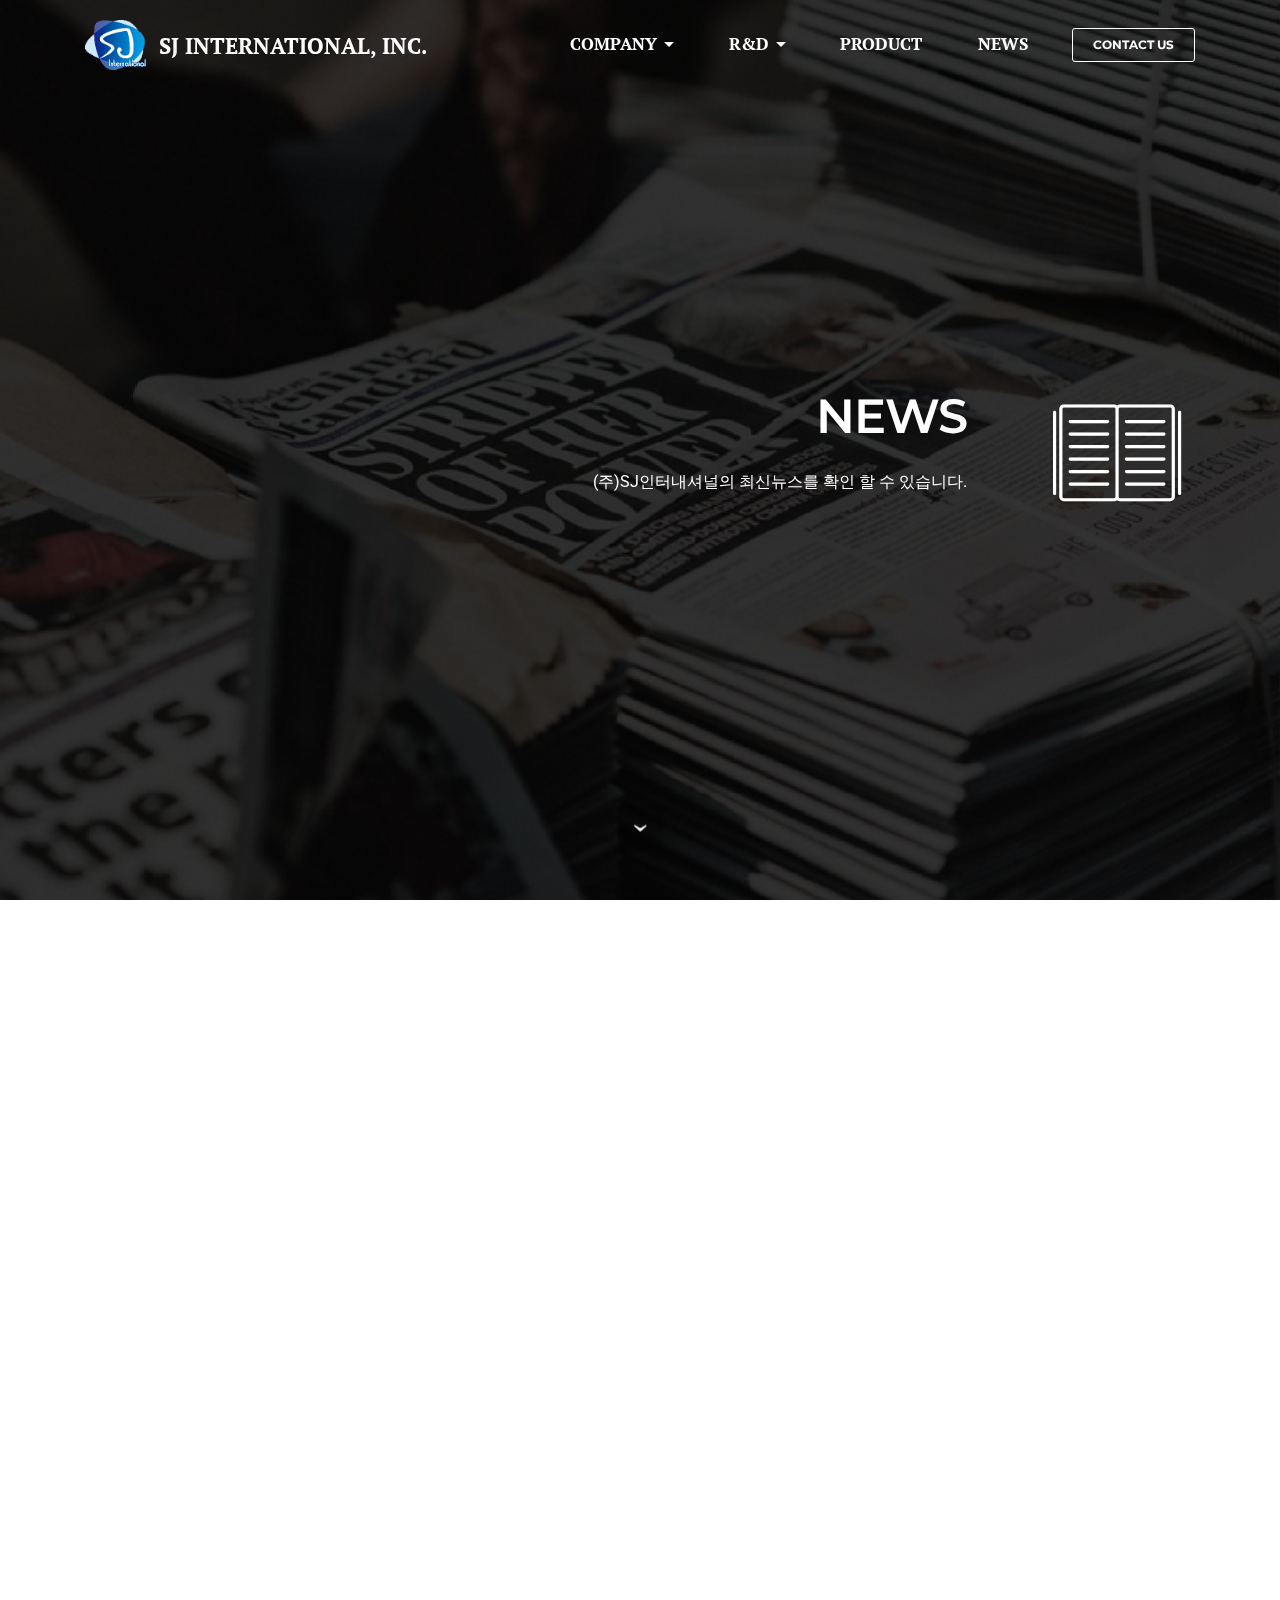
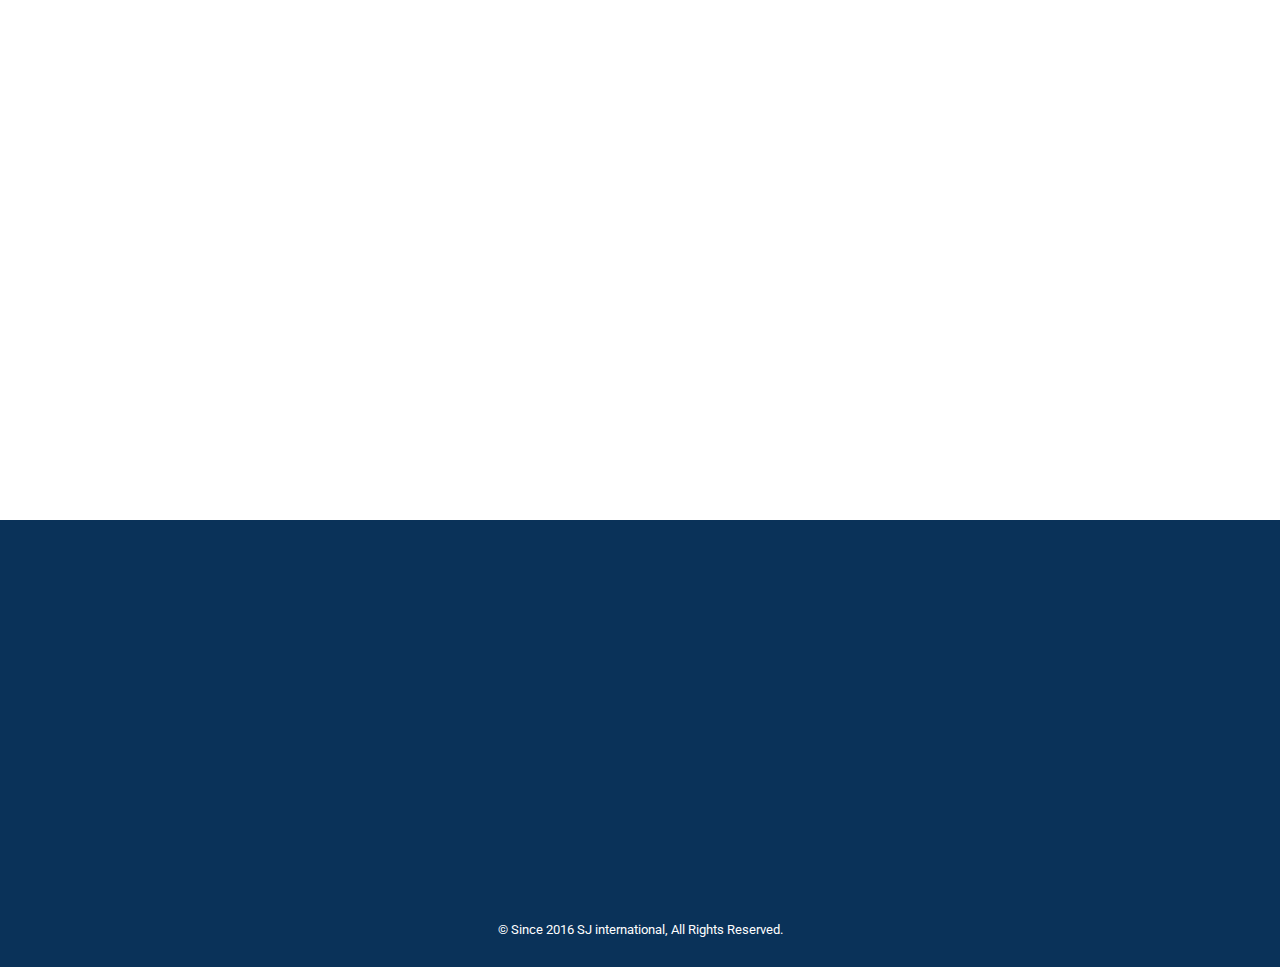
<file: NEWS.html>
<!DOCTYPE html>
<html>
<head>
  <!-- Site made with Mobirise Website Builder v3.12.1, https://mobirise.com -->
  <meta charset="UTF-8">
  <meta http-equiv="X-UA-Compatible" content="IE=edge">
  <meta name="generator" content="Mobirise v3.12.1, mobirise.com">
  <meta name="viewport" content="width=device-width, initial-scale=1">
  <link rel="shortcut icon" href="assets/images/sj-156x128.png" type="image/x-icon">
  <meta name="description" content="Website Creator Description">
  <title>Website Creator Title</title>
  <link rel="stylesheet" href="https://fonts.googleapis.com/css?family=Lora:400,700,400italic,700italic&amp;subset=latin">
  <link rel="stylesheet" href="https://fonts.googleapis.com/css?family=Montserrat:400,700">
  <link rel="stylesheet" href="https://fonts.googleapis.com/css?family=Raleway:100,100i,200,200i,300,300i,400,400i,500,500i,600,600i,700,700i,800,800i,900,900i">
  <link rel="stylesheet" href="assets/bootstrap-material-design-font/css/material.css">
  <link rel="stylesheet" href="assets/et-line-font-plugin/style.css">
  <link rel="stylesheet" href="assets/tether/tether.min.css">
  <link rel="stylesheet" href="assets/bootstrap/css/bootstrap.min.css">
  <link rel="stylesheet" href="assets/dropdown/css/style.css">
  <link rel="stylesheet" href="assets/animate.css/animate.min.css">
  <link rel="stylesheet" href="assets/theme/css/style.css">
  <link rel="stylesheet" href="assets/mobirise3-blocks-plugin/css/style.css">
  <link rel="stylesheet" href="assets/mobirise/css/mbr-additional.css" type="text/css">
  
  
  
</head>
<body>
<section id="menu-2p">

    <nav class="navbar navbar-dropdown bg-color transparent navbar-fixed-top">
        <div class="container">

            <div class="mbr-table">
                <div class="mbr-table-cell">

                    <div class="navbar-brand">
                        <a href="https://mobirise.com" class="navbar-logo"><img src="assets/images/sj-156x128.png" alt="Mobirise"></a>
                        <a class="navbar-caption" href="index.html">SJ INTERNATIONAL, INC.</a>
                    </div>

                </div>
                <div class="mbr-table-cell">

                    <button class="navbar-toggler pull-xs-right hidden-md-up" type="button" data-toggle="collapse" data-target="#exCollapsingNavbar">
                        <div class="hamburger-icon"></div>
                    </button>

                    <ul class="nav-dropdown collapse pull-xs-right nav navbar-nav navbar-toggleable-sm" id="exCollapsingNavbar"><li class="nav-item dropdown"><a class="nav-link link dropdown-toggle" href="overview.html" aria-expanded="false" data-toggle="dropdown-submenu">COMPANY</a><div class="dropdown-menu"><a class="dropdown-item" href="overview.html">Overview</a><a class="dropdown-item" href="brand.html">Brand</a><a class="dropdown-item" href="history.html">History</a></div></li><li class="nav-item dropdown open"><a class="nav-link link dropdown-toggle" data-toggle="dropdown-submenu" href="https://mobirise.com/" aria-expanded="true">R&amp;D</a><div class="dropdown-menu"><a class="dropdown-item" href="laboratory.html">Laboratory</a><a class="dropdown-item" href="researchfield.html">Research Field</a><a class="dropdown-item" href="patent.html" aria-expanded="false">Patent</a></div></li><li class="nav-item"><a class="nav-link link" href="product.html" aria-expanded="false">PRODUCT</a></li><li class="nav-item"><a class="nav-link link" href="NEWS.html" aria-expanded="false">NEWS</a></li><li class="nav-item nav-btn"><a class="nav-link btn btn-white btn-white-outline" href="contact us.html">CONTACT US</a></li></ul>
                    <button hidden="" class="navbar-toggler navbar-close" type="button" data-toggle="collapse" data-target="#exCollapsingNavbar">
                        <div class="close-icon"></div>
                    </button>

                </div>
            </div>

        </div>
    </nav>

</section>

<section class="engine"><a rel="external" href="https://mobirise.com">https://mobirise.com/</a></section><section class="mbr-section mbr-section-hero mbr-section-full header2 mbr-parallax-background mbr-after-navbar" id="header2-2s" style="background-image: url(assets/images/mbr-2000x2995.jpg);">

    <div class="mbr-overlay" style="opacity: 0.8; background-color: rgb(0, 0, 0);">
    </div>

    <div class="mbr-table mbr-table-full">
        <div class="mbr-table-cell">

            <div class="container">
                <div class="mbr-section row">
                    <div class="mbr-table-md-up">
                        
                        
                        

                        <div class="mbr-table-cell col-md-5 content-size text-xs-center text-md-right">

                            <h3 class="mbr-section-title display-2">NEWS</h3>

                            <div class="mbr-section-text">
                                <p>(주)SJ인터내셔널의 최신뉴스를 확인 할 수 있습니다.</p>
                            </div>

                            

                        </div>
                        <div class="mbr-table-cell mbr-valign-top mbr-left-padding-md-up col-md-7 image-size" style="width: 20%;">
                            <div class="mbr-figure"><span class="etl-icon icon-book-open mbr-iconfont mbr-iconfont-header2" style="font-size: 100px;"></span></div>
                        </div>

                    </div>
                </div>
            </div>

        </div>
    </div>

    <div class="mbr-arrow mbr-arrow-floating hidden-sm-down" aria-hidden="true"><a href="#extFeatures12-2y"><i class="mbr-arrow-icon"></i></a></div>

</section>

<section class="mbr-section mbr-section-nopadding extFeatures12" id="extFeatures12-2y" style="background-color: rgb(255, 255, 255); padding-top: 80px; padding-bottom: 0px;">

    
  <div class="container">
    <div class="row">
      <div class="mbr-cards-row row">
            <div class="mbr-cards-col col-xs-12 col-lg-4">
                <div class="wraper">
                <div class="container">
                  <div class="card cart-block">
                      <div class="card-img"><img src="assets/images/6-1400x933.jpg"></div>
                      <div class="card-block" style="margin-top: -70px;">
                          <h3 class="card-number">01</h3>
                          <h4 class="card-title">클리터 신제품 6종 출시</h4>
                          <h5 class="card-subtitle">2016. 11. 15</h5>
                          <p class="card-text">- BODY D-TOX CONTROL CREAM<br>- WATER DROP WHIRENING CREAM<br>- AWP FACE MASK<br>- ANTI-WRINKLE WHITENING MASK<br>- MULTI-VITA WHITENING MASK<br>- HYALON MOISTURE MASK<br></p>
                          
                      </div>
                  </div>
                </div>
                </div>
            </div>
            <div class="mbr-cards-col col-xs-12 col-lg-4">
               <div class="wraper">
              <div class="container">
                <div class="card cart-block">
                    <div class="card-img"><img src="assets/images/fda-1400x933.jpg"></div>
                    <div class="card-block" style="margin-top: -70px;">
                        <h3 class="card-number">02</h3>
                        <h4 class="card-title">2017년 미국 1차 수출</h4>
                        <h5 class="card-subtitle">2016. 12. 20</h5>
                        <p class="card-text">17년 2월 7일 미국 1차 수출에 성공하였다.</p>
                        
                    </div>
                </div>
              </div>
              </div>
            </div>
            <div class="mbr-cards-col col-xs-12 col-lg-4">
              <div class="wraper">
              <div class="container">
                <div class="card cart-block">
                    <div class="card-img"><img src="assets/images/1400x933.jpg"></div>
                    <div class="card-block" style="margin-top: -70px;">
                        <h3 class="card-number">03</h3>
                        <h4 class="card-title">클리터 제품 미국 FDA 등록</h4>
                        <h5 class="card-subtitle">2017. 04. 06</h5>
                        <p class="card-text">MASKPACK 4종, WATER DROP, BODY D-TOX<br><strong>PLACENTA CREAM, AMPOULE</strong><br>FDA등록 완료&nbsp;<br></p>
                        
                    </div>
                </div>
              </div>
            </div>
            </div>
            
    </div>
    </div>
  </div>
    
</section>

<section class="mbr-section mbr-section-nopadding extFeatures12" id="extFeatures12-2x" style="background-color: rgb(255, 255, 255); padding-top: 40px; padding-bottom: 80px;">

    
  <div class="container">
    <div class="row">
      <div class="mbr-cards-row row">
            <div class="mbr-cards-col col-xs-12 col-lg-4">
                <div class="wraper">
                <div class="container">
                  <div class="card cart-block">
                      <div class="card-img"><img src="assets/images/1400x9331.jpg"></div>
                      <div class="card-block" style="margin-top: -70px;">
                          <h3 class="card-number">04</h3>
                          <h4 class="card-title">클리터 상표,서비스표등록 완료</h4>
                          <h5 class="card-subtitle">2017. 04. 20</h5>
                          <p class="card-text">제 03 류 등 2개류 화장품등 40건이 상표법에 따라  상표등록이 완료</p>
                          
                      </div>
                  </div>
                </div>
                </div>
            </div>
            <div class="mbr-cards-col col-xs-12 col-lg-4">
               <div class="wraper">
              <div class="container">
                <div class="card cart-block">
                    <div class="card-img"><img src="assets/images/1400x9332.jpg"></div>
                    <div class="card-block" style="margin-top: -70px;">
                        <h3 class="card-number">05</h3>
                        <h4 class="card-title">인체 피부 자극테스트 완료</h4>
                        <h5 class="card-subtitle">2017. 06. 07</h5>
                        <p class="card-text">(주)대한피부과학연구소 5.16~5.19<br><span style="background-color: transparent; font-size: 1rem; line-height: 1.5;">테스트 진행 시험결과</span><br><span style="background-color: transparent; font-size: 1rem; line-height: 1.5;"> CNP-38 AMPOULE, CREAM 무자극 물질 판단</span><br></p>
                        
                    </div>
                </div>
              </div>
              </div>
            </div>
            <div class="mbr-cards-col col-xs-12 col-lg-4">
              <div class="wraper">
              <div class="container">
                <div class="card cart-block">
                    <div class="card-img"><img src="assets/images/1400x9333.jpg"></div>
                    <div class="card-block" style="margin-top: -70px;">
                        <h3 class="card-number">06</h3>
                        <h4 class="card-title">말태반 원료 특허등록 완료</h4>
                        <h5 class="card-subtitle">2017. 06. 22</h5>
                        <p class="card-text">항주름 효능을 가지는 저분자 말태반 효소가수분해물의 제조방법&nbsp;<span style="background-color: transparent; font-size: 1rem; line-height: 1.5;">6월 22일 특허등록 완료</span><br></p>
                        
                    </div>
                </div>
              </div>
            </div>
            </div>
            
    </div>
    </div>
  </div>
    
</section>

<section class="mbr-section mbr-section-md-padding mbr-footer footer1" id="contacts1-2q" style="background-color: rgb(10, 50, 89); padding-top: 30px; padding-bottom: 60px;">
    
    <div class="container">
        <div class="row">
            <div class="mbr-footer-content col-xs-12 col-md-3">
                <div><img src="assets/images/2-128x54.png"></div>
            </div>
            <div class="mbr-footer-content col-xs-12 col-md-3">
                <p><strong>Address</strong><br>
본사<br>강원도 춘천시 강원대학길 1 강원대학교 보듬관 501호<br><br>
서울사무소<br>서울 마포구 공덕동 371 삼성아파트 상가동 310호<br><br>미국지사<br>SJ INT'L USA : 7035 Orangethorpe Ave. #E Buena Park, Ca 90621<br></p>
            </div>
            <div class="mbr-footer-content col-xs-12 col-md-3">
                <p><strong>Contacts</strong><br>
Email : sjsj6479@gmail.com<br>Tel : +82 70-8860-6479<br>
Fax : +82 33-253-6479</p>
            </div>
            <div class="mbr-footer-content col-xs-12 col-md-3">
                <p><strong>Links</strong><br>
<a class="text-white" href="https://mobirise.com/">회</a>사소개서 다운로드<br>제품정보 다운로드</p>
            </div>

        </div>
    </div>
</section>

<footer class="mbr-small-footer mbr-section mbr-section-nopadding" id="footer1-2r" style="background-color: rgb(10, 50, 89); padding-top: 1.75rem; padding-bottom: 1.75rem;">
    
    <div class="container">
        <p class="text-xs-center">© Since 2016 SJ international, All Rights Reserved.</p>
    </div>
</footer>


  <script src="assets/web/assets/jquery/jquery.min.js"></script>
  <script src="assets/tether/tether.min.js"></script>
  <script src="assets/bootstrap/js/bootstrap.min.js"></script>
  <script src="assets/smooth-scroll/smooth-scroll.js"></script>
  <script src="assets/dropdown/js/script.min.js"></script>
  <script src="assets/touch-swipe/jquery.touch-swipe.min.js"></script>
  <script src="assets/viewport-checker/jquery.viewportchecker.js"></script>
  <script src="assets/jarallax/jarallax.js"></script>
  <script src="assets/theme/js/script.js"></script>
  <script src="assets/mobirise3-blocks-plugin/js/script.js"></script>
  
  
  <input name="animation" type="hidden">
  </body>
</html>
</file>
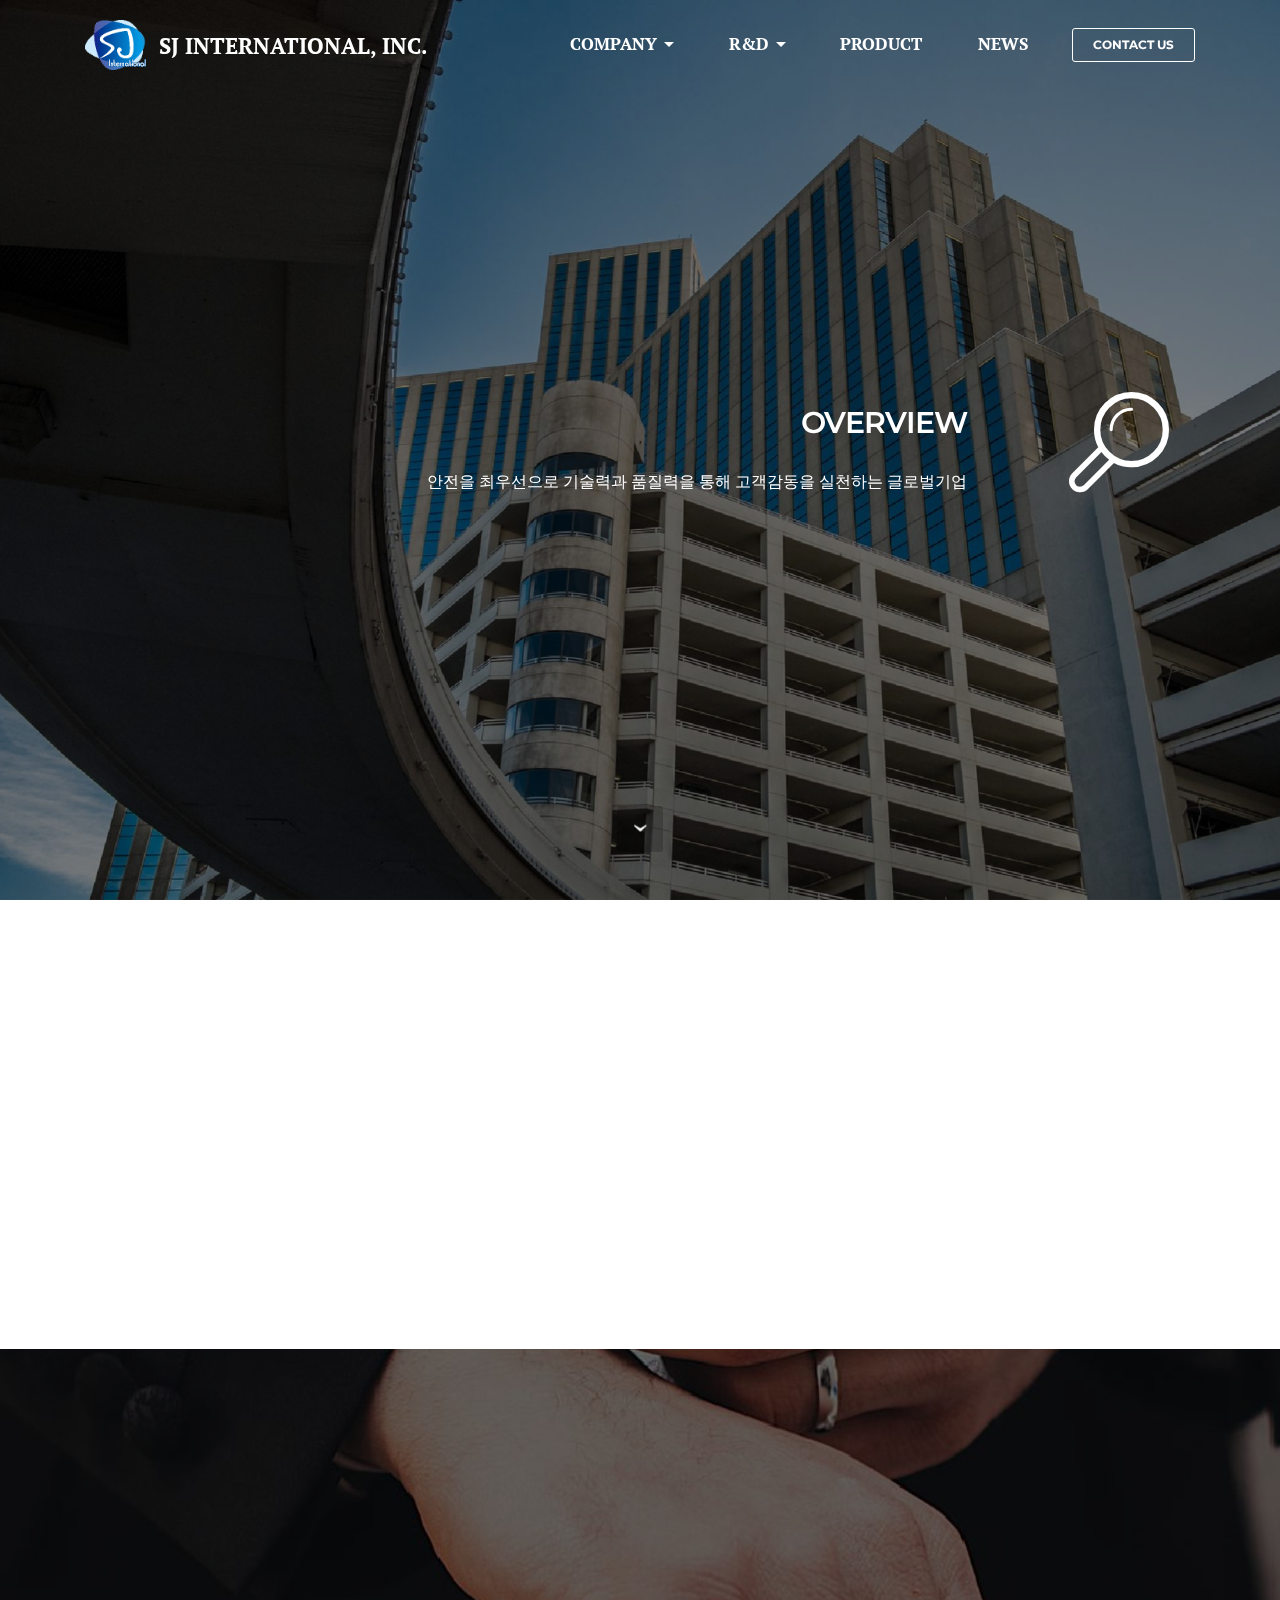
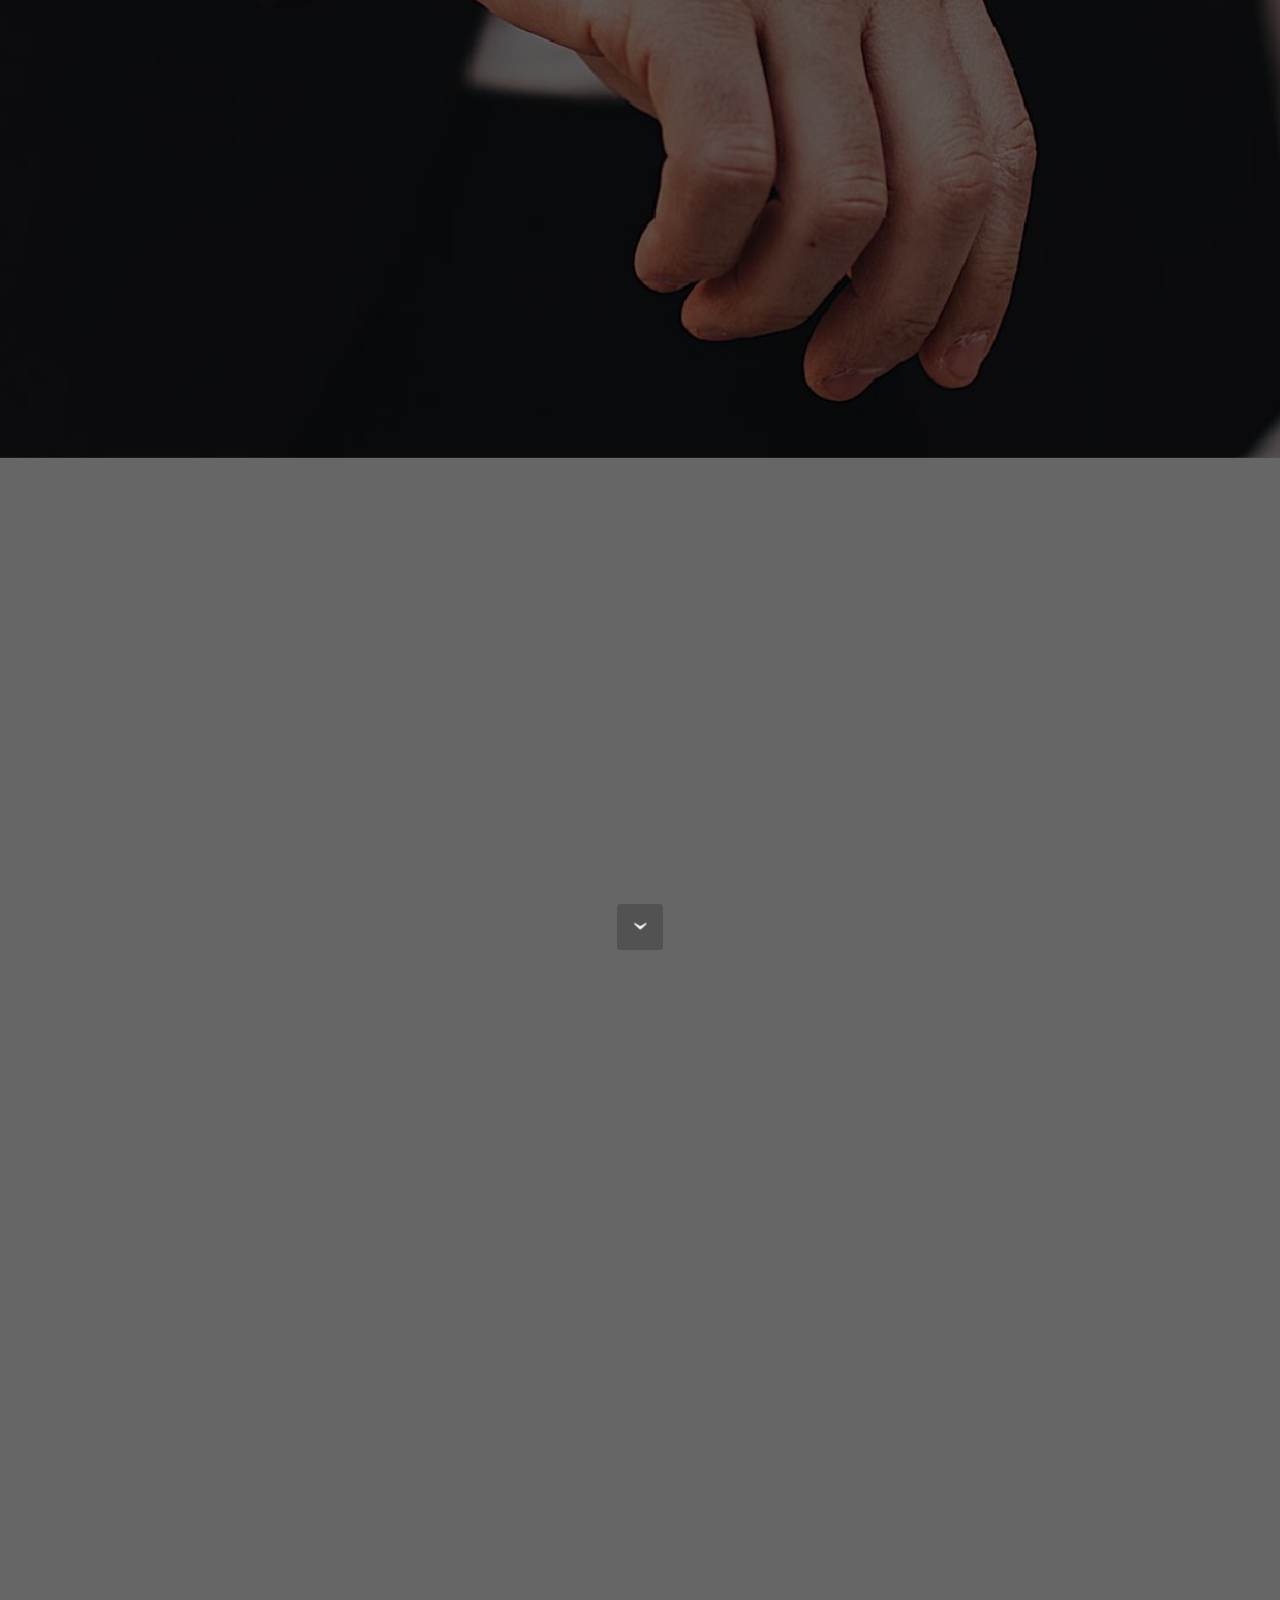
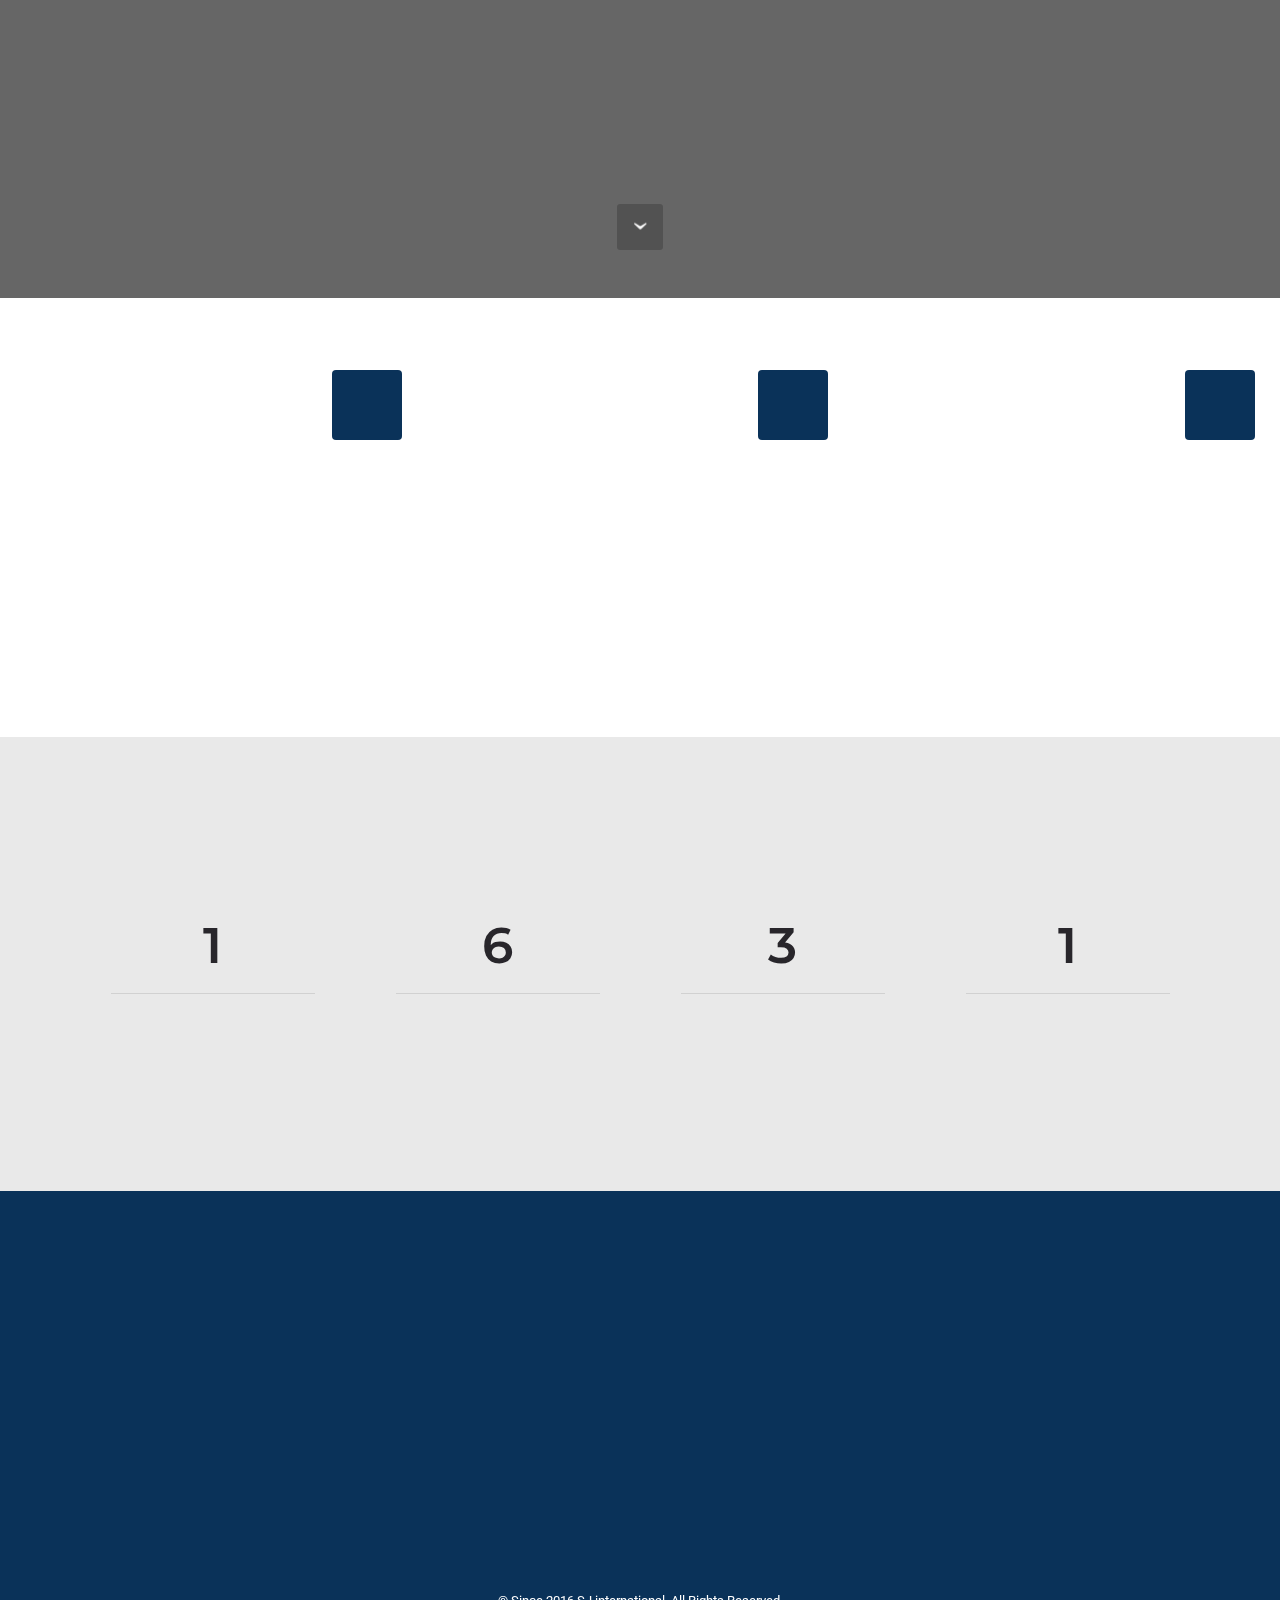
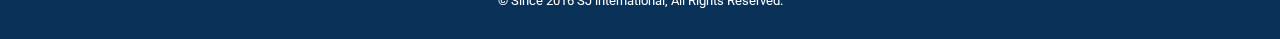
<file: overview.html>
<!DOCTYPE html>
<html>
<head>
  <!-- Site made with Mobirise Website Builder v3.12.1, https://mobirise.com -->
  <meta charset="UTF-8">
  <meta http-equiv="X-UA-Compatible" content="IE=edge">
  <meta name="generator" content="Mobirise v3.12.1, mobirise.com">
  <meta name="viewport" content="width=device-width, initial-scale=1">
  <link rel="shortcut icon" href="assets/images/sj-156x128.png" type="image/x-icon">
  <meta name="description" content="Website Builder Description">
  <title>Website Builder Title</title>
  <link rel="stylesheet" href="https://fonts.googleapis.com/css?family=Lora:400,700,400italic,700italic&amp;subset=latin">
  <link rel="stylesheet" href="https://fonts.googleapis.com/css?family=Montserrat:400,700">
  <link rel="stylesheet" href="https://fonts.googleapis.com/css?family=Raleway:100,100i,200,200i,300,300i,400,400i,500,500i,600,600i,700,700i,800,800i,900,900i">
  <link rel="stylesheet" href="assets/bootstrap-material-design-font/css/material.css">
  <link rel="stylesheet" href="assets/linecons/style.css">
  <link rel="stylesheet" href="assets/icon54/style.css">
  <link rel="stylesheet" href="assets/web/assets/mobirise-icons/mobirise-icons.css">
  <link rel="stylesheet" href="assets/et-line-font-plugin/style.css">
  <link rel="stylesheet" href="assets/icon54-v2/style.css">
  <link rel="stylesheet" href="assets/icons-mind/style.css">
  <link rel="stylesheet" href="assets/tether/tether.min.css">
  <link rel="stylesheet" href="assets/bootstrap/css/bootstrap.min.css">
  <link rel="stylesheet" href="assets/animate.css/animate.min.css">
  <link rel="stylesheet" href="assets/dropdown/css/style.css">
  <link rel="stylesheet" href="assets/theme/css/style.css">
  <link rel="stylesheet" href="assets/mobirise3-blocks-plugin/css/style.css">
  <link rel="stylesheet" href="assets/mobirise/css/mbr-additional.css" type="text/css">
  
  
  
</head>
<body>
<section id="menu-q">

    <nav class="navbar navbar-dropdown bg-color transparent navbar-fixed-top">
        <div class="container">

            <div class="mbr-table">
                <div class="mbr-table-cell">

                    <div class="navbar-brand">
                        <a href="https://mobirise.com" class="navbar-logo"><img src="assets/images/sj-156x128.png" alt="Mobirise"></a>
                        <a class="navbar-caption" href="index.html">SJ INTERNATIONAL, INC.</a>
                    </div>

                </div>
                <div class="mbr-table-cell">

                    <button class="navbar-toggler pull-xs-right hidden-md-up" type="button" data-toggle="collapse" data-target="#exCollapsingNavbar">
                        <div class="hamburger-icon"></div>
                    </button>

                    <ul class="nav-dropdown collapse pull-xs-right nav navbar-nav navbar-toggleable-sm" id="exCollapsingNavbar"><li class="nav-item dropdown"><a class="nav-link link dropdown-toggle" href="overview.html" aria-expanded="false" data-toggle="dropdown-submenu">COMPANY</a><div class="dropdown-menu"><a class="dropdown-item" href="overview.html">Overview</a><a class="dropdown-item" href="brand.html">Brand</a><a class="dropdown-item" href="history.html">History</a></div></li><li class="nav-item dropdown open"><a class="nav-link link dropdown-toggle" data-toggle="dropdown-submenu" href="https://mobirise.com/" aria-expanded="true">R&amp;D</a><div class="dropdown-menu"><a class="dropdown-item" href="laboratory.html">Laboratory</a><a class="dropdown-item" href="researchfield.html">Research Field</a><a class="dropdown-item" href="patent.html" aria-expanded="false">Patent</a></div></li><li class="nav-item"><a class="nav-link link" href="product.html" aria-expanded="false">PRODUCT</a></li><li class="nav-item"><a class="nav-link link" href="NEWS.html" aria-expanded="false">NEWS</a></li><li class="nav-item nav-btn"><a class="nav-link btn btn-white btn-white-outline" href="contact us.html">CONTACT US</a></li></ul>
                    <button hidden="" class="navbar-toggler navbar-close" type="button" data-toggle="collapse" data-target="#exCollapsingNavbar">
                        <div class="close-icon"></div>
                    </button>

                </div>
            </div>

        </div>
    </nav>

</section>

<section class="engine"><a rel="external" href="https://mobirise.com">Web Site Creator</a></section><section class="mbr-section mbr-section-hero mbr-section-full header2 mbr-parallax-background mbr-after-navbar" id="header2-16" style="background-image: url(assets/images/mbr-2000x1333.jpg);">

    <div class="mbr-overlay" style="opacity: 0.5; background-color: rgb(0, 0, 0);">
    </div>

    <div class="mbr-table mbr-table-full">
        <div class="mbr-table-cell">

            <div class="container">
                <div class="mbr-section row">
                    <div class="mbr-table-md-up">
                        
                        
                        

                        <div class="mbr-table-cell col-md-5 content-size text-xs-center text-md-right">

                            <h3 class="mbr-section-title display-2"><font color="#000000">OVERVIEW</font></h3>

                            <div class="mbr-section-text">
                                <p>안전을 최우선으로 기술력과 품질력을 통해 고객감동을 실천하는 글로벌기업</p>
                            </div>

                            

                        </div>
                        <div class="mbr-table-cell mbr-valign-top mbr-left-padding-md-up col-md-7 image-size" style="width: 20%;">
                            <div class="mbr-figure"><span class="li_search mbr-iconfont mbr-iconfont-header2" style="font-size: 100px;"></span></div>
                        </div>

                    </div>
                </div>
            </div>

        </div>
    </div>

    <div class="mbr-arrow mbr-arrow-floating hidden-sm-down" aria-hidden="true"><a href="#header3-u"><i class="mbr-arrow-icon"></i></a></div>

</section>

<section class="mbr-section mbr-section__container article" id="header3-u" style="background-color: rgb(255, 255, 255); padding-top: 60px; padding-bottom: 60px;">
    <div class="container">
        <div class="row">
            <div class="col-xs-12">
                <h3 class="mbr-section-title display-2">기능성 화장품 - R&amp;D 연구개발 전문업체</h3>
                <small class="mbr-section-subtitle">Functional cosmetic products - Research and Development</small>
            </div>
        </div>
    </div>
</section>

<section class="mbr-section article mbr-section__container" id="content6-x" style="background-color: rgb(255, 255, 255); padding-top: 20px; padding-bottom: 40px;">

    <div class="container">
        <div class="row">
            <div class="col-xs-12 col-md-6 lead"><p><strong>기업체명</strong> : (주)SJ인터내셔널 (SJ INTERNATIONAL, INC.)</p><p><strong>대표이사</strong> : 오용환</p><p><strong>설립일자</strong> : 2016년 03월 15일</p><p><strong>소 &nbsp; &nbsp; &nbsp; &nbsp;재</strong> : 강원도 춘천시 강원대학길 1 강원대학교 보듬관 501호</p><p><strong>전화번호</strong> : 070-8860-6479&nbsp;</p><p><strong>업 &nbsp; &nbsp; &nbsp; &nbsp;태</strong> : 도소매업 / 서비스업 / 제조업</p><p><strong>종 &nbsp; &nbsp; &nbsp; &nbsp;목</strong> : 연구개발업 / 위탁용역 / 제조판매업 / 무역업</p></div>
            <div class="col-xs-12 col-md-6 lead"><p><strong>사업자등록번호</strong> : 152-86-00324</p><p><strong>법인등록번호 :</strong> 140111-0063484</p><p><span style="font-size: 1.07rem; line-height: 1.5;"><strong>주요사업</strong></span><br></p><p><span style="font-size: 1.07rem; line-height: 1.5;">- 화장품 원료 개발 ( R&amp;D )</span><br></p><p>  
- 화장품 제조판매</p><p>- 해외 무역업 (미국, 동남아시아, 중국 등)
</p><p>- 화장품 제조업</p><p><br></p></div>
        </div>
    </div>

</section>

<section class="mbr-section mbr-section-hero mbr-section-full mbr-parallax-background mbr-section-with-arrow" id="header1-17" style="background-image: url(assets/images/mbr-2000x1125.jpg);">

    <div class="mbr-overlay" style="opacity: 0.6; background-color: rgb(0, 0, 0);"></div>

    <div class="mbr-table-cell">

        <div class="container">
            <div class="row">
                <div class="mbr-section col-md-10 col-md-offset-1 text-xs-center">

                    <h1 class="mbr-section-title display-1">CEO Message</h1>
                    <p class="mbr-section-lead lead"><span style="font-style: normal;"><br></span><span style="font-style: normal;">안전을 최우선으로, 기술력과 품질력을 통해 고객감동을 실천하는 글로벌 기업</span><br><span style="font-style: normal;">저희 (주)SJ인터내셔널은 무역, 유통업을 시작으로 화장품 제조판매 및 </span><br><span style="font-style: normal;">원료 개발연구(R&amp;D)에 힘쓰고 있습니다.</span><br><span style="font-style: normal;">고객만족을 넘어 고객감동, 그 이상을 실천하는 기업으로 자리매김하기 위해 </span><br><span style="font-style: normal;">최선의 노력을 다할 것을 약속드립니다.</span><br><span style="font-style: normal;"><br></span><br><span style="font-style: normal;">(주)SJ인터내셔널은 끊임없이 연구하고 도전하는 기업이 되겠습니다.</span><br><span style="font-style: normal;">저희 (주)SJ인터내셔널의 CLEATER는 글로벌 화장품 브랜드로 도약하는 것을 목표로</span><br><span style="font-style: normal;"> 혁신적인 소재와 제품개발에 노력과 투자를 아끼지 않고 있습니다</span><span style="font-style: normal;">.</span><br><span style="font-style: normal;">"어</span><span style="font-style: normal;">제 같은 오늘, 오늘 같은&nbsp;</span><span style="font-style: normal;">내일"을 구호로 고객님들의 아름다움을 젊음을 </span><br><span style="font-style: normal;">지켜드리기 위해 최선을 다하겠습니다.</span><br><span style="font-style: normal;"><br></span><br><span style="font-style: normal;">(주)SJ인터내셔널은 항상 고객을 최우선으로 생각하겠습니다.</span><br><span style="font-style: normal;">고객맞춤, 감동의 OEM서비스를 제공하여 신뢰할 수 있는 기업이 되도록 더욱 노력하겠습니다.&nbsp;</span><br><span style="font-style: normal;">최고수준의 R&amp;D를 위해 대학연구소 등의 연구기관과 함께 꾸준히 연구개발에 투자하여 </span><br><span style="font-style: normal;">더욱 안전하고 좋은 제품으로 다가가겠습니다.</span><br><span style="font-style: normal;"><br></span><br><span style="font-style: normal;">최고의 품질을 약속합니다. </span><br><span style="font-style: normal;">믿을 수 있는 기업, 감동을 주는 기업이 되겠습니다.</span><br><span style="font-style: normal;"> 여러분의 아름다움, 깨끗한 피부는 CLEATER가 책임지겠습니다.</span><span style="font-style: normal;"><br></span><br><span style="font-style: normal;">감사합니다.</span><br></p>
                    
                </div>
            </div>
        </div>
    </div>

    <div class="mbr-arrow mbr-arrow-floating" aria-hidden="true"><a href="#header2-18"><i class="mbr-arrow-icon"></i></a></div>

</section>

<section class="mbr-section mbr-section-hero mbr-section-full header2 mbr-parallax-background" id="header2-18" style="background-image: url(assets/images/mbr-2000x1324.jpg);">

    <div class="mbr-overlay" style="opacity: 0.6; background-color: rgb(0, 0, 0);">
    </div>

    <div class="mbr-table mbr-table-full">
        <div class="mbr-table-cell">

            <div class="container">
                <div class="mbr-section row">
                    <div class="mbr-table-md-up">
                        
                        
                        

                        <div class="mbr-table-cell col-md-5 content-size text-xs-center text-md-right">

                            <h3 class="mbr-section-title display-2">Management Philosophy</h3>

                            <div class="mbr-section-text">
                                <p>품질, 신뢰, 기술을 바탕으로 세계로 뻗어가는 기업</p>
                            </div>

                            

                        </div>
                        <div class="mbr-table-cell mbr-valign-top mbr-left-padding-md-up col-md-7 image-size" style="width: 20%;">
                            <div class="mbr-figure"><span class="icon54-chat-user2 mbr-iconfont mbr-iconfont-header2" style="font-size: 100px;"></span></div>
                        </div>

                    </div>
                </div>
            </div>

        </div>
    </div>

    <div class="mbr-arrow mbr-arrow-floating hidden-sm-down" aria-hidden="true"><a href="#extFeatures6-19"><i class="mbr-arrow-icon"></i></a></div>

</section>

<section class="mbr-section mbr-section-nopadding extFeatures6" id="extFeatures6-19" style="background-color: rgb(255, 255, 255);">

    
  <div class="container">
    <div class="row">
      <div class="mbr-cards-row row">
            <div class="mbr-cards-col col-xs-12 col-lg-4" style="padding-top: 40px; padding-bottom: 0px;">
                <div class="wraper">
                <div class="container">
                  <div class="card cart-block">
                      <div class="card-block">
                          <div class="card-title">
                            <div class="card-title inner">
                                <h4 class="card-title-h">제품개발</h4>
                                <h5 class="card-subtitle"><span style="font-size: 0.875rem; line-height: 1.7857; background-color: transparent;">Product development</span><br></h5>
                            </div>
                            <p class="card-text">끊임없는 연구개발<br>창조기업 지향<br>고객만족 실현</p>
                            
                          </div> 
                          <div class="img-wraper"><div class="card-img"><a href="https://mobirise.com" class="etl-icon icon-beaker mbr-iconfont mbr-iconfont-features4" style="color: rgb(255, 255, 255);"></a></div> </div>
                      </div>
                  </div>
                </div>
                </div>
            </div>

            <div class="mbr-cards-col col-xs-12 col-lg-4" style="padding-top: 40px; padding-bottom: 0px;">
               <div class="wraper">
              <div class="container">
                <div class="card cart-block">
                    <div class="card-block">
                          <div class="card-title">
                              <div class="card-title inner">
                                  <h4 class="card-title-h">R&amp;D</h4>
                                  <h5 class="card-subtitle">Research and Development</h5>
                              </div>
                              <p class="card-text">정부의 정책지원<br>해외진입장벽 완화<br>플랫폼 제공</p>
                              
                          </div>
                          <div class="img-wraper"><div class="card-img"><a href="https://mobirise.com" class="icon54-v2-award-2 mbr-iconfont mbr-iconfont-features4" style="color: rgb(255, 255, 255);"></a></div></div>
                      </div>


                </div>
              </div>
              </div>
            </div>
            <div class="mbr-cards-col col-xs-12 col-lg-4" style="padding-top: 40px; padding-bottom: 0px;">
              <div class="wraper">
              <div class="container">
                <div class="card cart-block">
                   <div class="card-block">
                        <div class="card-title">
                            <div class="card-title inner">
                                <h4 class="card-title-h">국제무역</h4>
                                <h5 class="card-subtitle"><span style="font-size: 0.875rem; line-height: 1.7857; background-color: transparent;">International trade</span><br></h5>
                            </div>
                            <p class="card-text">기능성 화장품 해외수출<br><font color="#000000">제품의 세계화</font><br><font color="#000000">해외기업과 협력</font></p>
                            
                          </div> 
                          <div class="img-wraper"><div class="card-img"><a href="https://mobirise.com" class="mbri-globe mbr-iconfont mbr-iconfont-features4" style="color: rgb(255, 255, 255);"></a></div></div> 
                      </div>
                </div>
              </div>
            </div>
            </div>
            
    </div>
    </div>
  </div>
    
</section>

<section class="mbr-section mbr-section-nopadding extFeatures5" id="extFeatures5-1a" style="background-color: rgb(255, 255, 255);">

    
  <div class="container">
    <div class="row">
      <div class="mbr-cards-row row">
            <div class="mbr-cards-col col-xs-12 col-lg-4" style="padding-top: 0px; padding-bottom: 0px;">
                <div class="wraper">
                <div class="container">
                  <div class="card cart-block">
                      <div class="card-block">
                          <div class="card-title-img">
                            <div class="card-img"><a href="https://mobirise.com" class="mbri-users mbr-iconfont mbr-iconfont-features4" style="color: rgb(230, 230, 230);"></a></div>
                            <div class="card-title">
                                <h4 class="card-title-h">끈끈한 팀워크</h4>
                                <h5 class="card-subtitle">Strong teamwork</h5>
                            </div>
                          </div>
                          
                          
                      </div>
                  </div>
                </div>
                </div>
            </div>

            <div class="mbr-cards-col col-xs-12 col-lg-4" style="padding-top: 0px; padding-bottom: 0px;">
               <div class="wraper">
              <div class="container">
                <div class="card cart-block">
                    <div class="card-block">
                          <div class="card-title-img">
                            <div class="card-img"><a href="https://mobirise.com" class="mbri-idea mbr-iconfont mbr-iconfont-features4" style="color: rgb(230, 230, 230);"></a></div>
                            <div class="card-title">
                                <h4 class="card-title-h">네트워크와 혁신</h4>
                                <h5 class="card-subtitle"><span style="font-size: 0.875rem; line-height: 1.2; background-color: transparent;">Network and innovation</span><br></h5>
                            </div>
                          </div>
                          
                          
                      </div>


                </div>
              </div>
              </div>
            </div>
            <div class="mbr-cards-col col-xs-12 col-lg-4" style="padding-top: 0px; padding-bottom: 0px;">
              <div class="wraper">
              <div class="container">
                <div class="card cart-block">
                   <div class="card-block">
                          <div class="card-title-img">
                            <div class="card-img"><a href="https://mobirise.com" class="icon54-refresh-network mbr-iconfont mbr-iconfont-features4" style="color: rgb(230, 230, 230);"></a></div>
                            <div class="card-title">
                                <h4 class="card-title-h">글로벌 시장</h4>
                                <h5 class="card-subtitle">Global Market</h5>
                            </div>
                          </div>
                          
                          
                      </div>
                </div>
              </div>
            </div>
            </div>
            
    </div>
    </div>
  </div>
    
</section>

<section class="mbr-section mbr-section-nopadding extCounters3 counters" id="extCounters3-15" style="background-color: rgb(233, 233, 233); padding-top: 120px; padding-bottom: 120px;">

    
  <div class="container">
        <div class="row">

            <div class="content col-xs-12 col-md-3">
                <div><a href="https://mobirise.com" class="icon54-v2-award-2 mbr-iconfont mbr-iconfont-extCounters3" style="color: rgb(204, 204, 204);"></a></div>

                <span class="count">1</span>
                <div class="delimiter"></div>
                <h2 class="counter-title">특허권</h2>
                <h3 class="counter-subtitle">Patent</h3>

            </div>

            <div class="content col-xs-12 col-md-3">
                <div><a href="https://mobirise.com" class="mbri-shopping-basket mbr-iconfont mbr-iconfont-extCounters3" style="color: rgb(204, 204, 204);"></a></div>
                <span class="count">6</span>
                <div class="delimiter"></div>
                <h2 class="counter-title">클리터 상품</h2>
                <h3 class="counter-subtitle">CLEATER products</h3>
            </div>

            <div class="content col-xs-12 col-md-3">
                <div><a href="https://mobirise.com" class="imind-keypad mbr-iconfont mbr-iconfont-extCounters3" style="color: rgb(204, 204, 204);"></a></div>
                <span class="count">3</span>
                <div class="delimiter"></div>
                <h2 class="counter-title">지사</h2>
                <h3 class="counter-subtitle">Office</h3>
            </div>

            <div class="content col-xs-12 col-md-3">
                <div><a href="https://mobirise.com" class="icon54-v2-award-1 mbr-iconfont mbr-iconfont-extCounters3" style="color: rgb(204, 204, 204);"></a></div>
                <span class="count">1</span>
                <div class="delimiter"></div>
                <h2 class="counter-title">상표권</h2>
                <h3 class="counter-subtitle">Trademark rights</h3>
            </div>

        </div>
    </div>

</section>

<section class="mbr-section mbr-section-md-padding mbr-footer footer1" id="contacts1-r" style="background-color: rgb(10, 50, 89); padding-top: 30px; padding-bottom: 60px;">
    
    <div class="container">
        <div class="row">
            <div class="mbr-footer-content col-xs-12 col-md-3">
                <div><img src="assets/images/2-128x54.png"></div>
            </div>
            <div class="mbr-footer-content col-xs-12 col-md-3">
                <p><strong>Address</strong><br>
본사<br>강원도 춘천시 강원대학길 1 강원대학교 보듬관 501호<br><br>
서울사무소<br>서울 마포구 공덕동 371 삼성아파트 상가동 310호<br><br>미국지사<br>SJ INT'L USA : 7035 Orangethorpe Ave. #E Buena Park, Ca 90621<br></p>
            </div>
            <div class="mbr-footer-content col-xs-12 col-md-3">
                <p><strong>Contacts</strong><br>
Email : sjsj6479@gmail.com<br>Tel : +82 70-8860-6479<br>
Fax : +82 33-253-6479</p>
            </div>
            <div class="mbr-footer-content col-xs-12 col-md-3">
                <p><strong>Links</strong><br>
<a class="text-white" href="https://mobirise.com/">회</a>사소개서 다운로드<br>제품정보 다운로드</p>
            </div>

        </div>
    </div>
</section>

<footer class="mbr-small-footer mbr-section mbr-section-nopadding" id="footer1-s" style="background-color: rgb(10, 50, 89); padding-top: 1.75rem; padding-bottom: 1.75rem;">
    
    <div class="container">
        <p class="text-xs-center">© Since 2016 SJ international, All Rights Reserved.</p>
    </div>
</footer>


  <script src="assets/web/assets/jquery/jquery.min.js"></script>
  <script src="assets/tether/tether.min.js"></script>
  <script src="assets/bootstrap/js/bootstrap.min.js"></script>
  <script src="assets/smooth-scroll/smooth-scroll.js"></script>
  <script src="assets/jarallax/jarallax.js"></script>
  <script src="assets/viewport-checker/jquery.viewportchecker.js"></script>
  <script src="assets/dropdown/js/script.min.js"></script>
  <script src="assets/touch-swipe/jquery.touch-swipe.min.js"></script>
  <script src="assets/theme/js/script.js"></script>
  <script src="assets/mobirise3-blocks-plugin/js/script.js"></script>
  
  
  <input name="animation" type="hidden">
  </body>
</html>
</file>
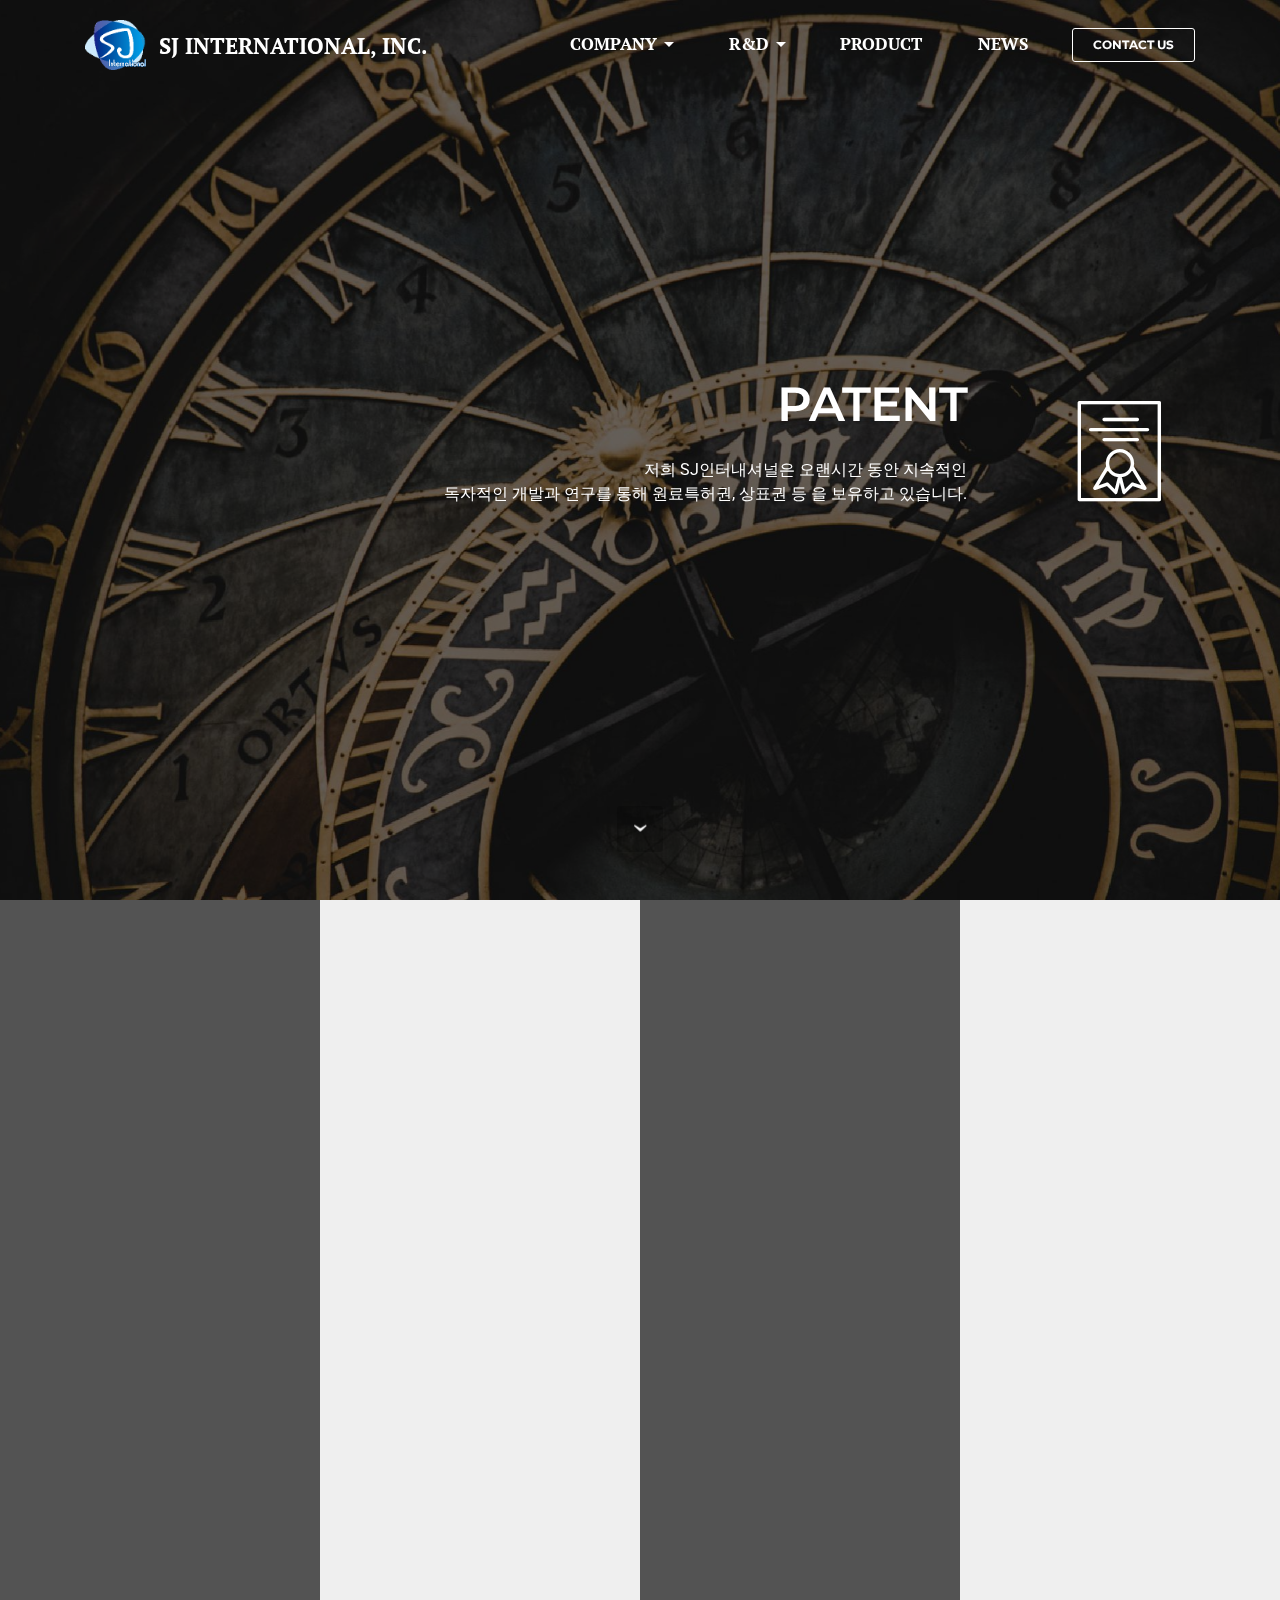
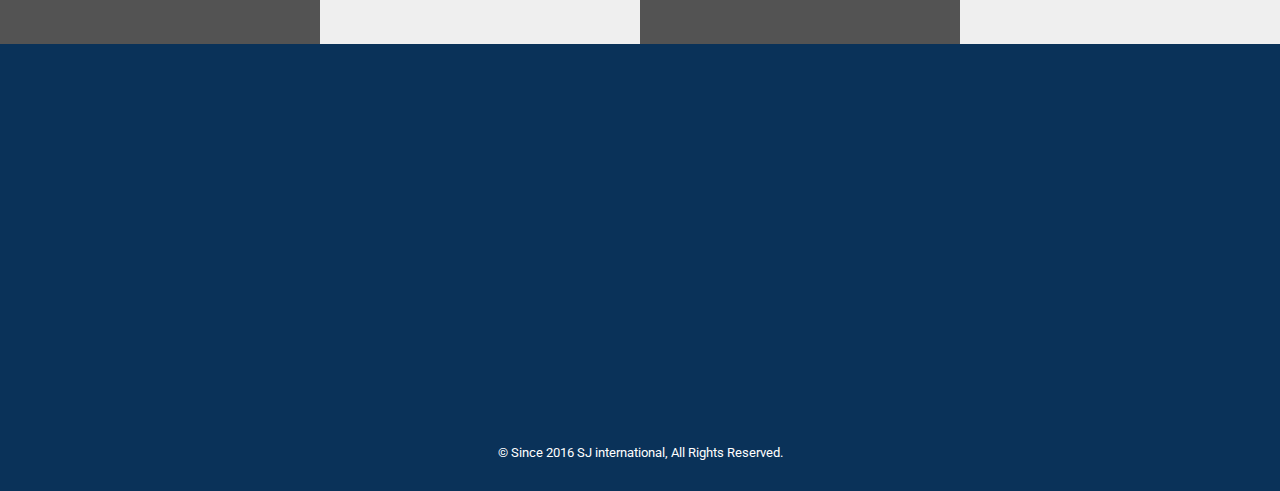
<file: patent.html>
<!DOCTYPE html>
<html>
<head>
  <!-- Site made with Mobirise Website Builder v3.12.1, https://mobirise.com -->
  <meta charset="UTF-8">
  <meta http-equiv="X-UA-Compatible" content="IE=edge">
  <meta name="generator" content="Mobirise v3.12.1, mobirise.com">
  <meta name="viewport" content="width=device-width, initial-scale=1">
  <link rel="shortcut icon" href="assets/images/sj-156x128.png" type="image/x-icon">
  <meta name="description" content="Website Builder Description">
  <title>Website Builder Title</title>
  <link rel="stylesheet" href="https://fonts.googleapis.com/css?family=Lora:400,700,400italic,700italic&amp;subset=latin">
  <link rel="stylesheet" href="https://fonts.googleapis.com/css?family=Montserrat:400,700">
  <link rel="stylesheet" href="https://fonts.googleapis.com/css?family=Raleway:100,100i,200,200i,300,300i,400,400i,500,500i,600,600i,700,700i,800,800i,900,900i">
  <link rel="stylesheet" href="assets/bootstrap-material-design-font/css/material.css">
  <link rel="stylesheet" href="assets/icons-mind/style.css">
  <link rel="stylesheet" href="assets/tether/tether.min.css">
  <link rel="stylesheet" href="assets/bootstrap/css/bootstrap.min.css">
  <link rel="stylesheet" href="assets/dropdown/css/style.css">
  <link rel="stylesheet" href="assets/animate.css/animate.min.css">
  <link rel="stylesheet" href="assets/theme/css/style.css">
  <link rel="stylesheet" href="assets/mobirise/css/mbr-additional.css" type="text/css">
  
  
  
</head>
<body>
<section id="menu-2a">

    <nav class="navbar navbar-dropdown bg-color transparent navbar-fixed-top">
        <div class="container">

            <div class="mbr-table">
                <div class="mbr-table-cell">

                    <div class="navbar-brand">
                        <a href="https://mobirise.com" class="navbar-logo"><img src="assets/images/sj-156x128.png" alt="Mobirise"></a>
                        <a class="navbar-caption" href="index.html">SJ INTERNATIONAL, INC.</a>
                    </div>

                </div>
                <div class="mbr-table-cell">

                    <button class="navbar-toggler pull-xs-right hidden-md-up" type="button" data-toggle="collapse" data-target="#exCollapsingNavbar">
                        <div class="hamburger-icon"></div>
                    </button>

                    <ul class="nav-dropdown collapse pull-xs-right nav navbar-nav navbar-toggleable-sm" id="exCollapsingNavbar"><li class="nav-item dropdown"><a class="nav-link link dropdown-toggle" href="overview.html" aria-expanded="false" data-toggle="dropdown-submenu">COMPANY</a><div class="dropdown-menu"><a class="dropdown-item" href="overview.html">Overview</a><a class="dropdown-item" href="brand.html">Brand</a><a class="dropdown-item" href="history.html">History</a></div></li><li class="nav-item dropdown open"><a class="nav-link link dropdown-toggle" data-toggle="dropdown-submenu" href="https://mobirise.com/" aria-expanded="true">R&amp;D</a><div class="dropdown-menu"><a class="dropdown-item" href="laboratory.html">Laboratory</a><a class="dropdown-item" href="researchfield.html">Research Field</a><a class="dropdown-item" href="patent.html" aria-expanded="false">Patent</a></div></li><li class="nav-item"><a class="nav-link link" href="product.html" aria-expanded="false">PRODUCT</a></li><li class="nav-item"><a class="nav-link link" href="NEWS.html" aria-expanded="false">NEWS</a></li><li class="nav-item nav-btn"><a class="nav-link btn btn-white btn-white-outline" href="contact us.html">CONTACT US</a></li></ul>
                    <button hidden="" class="navbar-toggler navbar-close" type="button" data-toggle="collapse" data-target="#exCollapsingNavbar">
                        <div class="close-icon"></div>
                    </button>

                </div>
            </div>

        </div>
    </nav>

</section>

<section class="engine"><a rel="external" href="https://mobirise.com">https://mobirise.com/</a></section><section class="mbr-section mbr-section-hero mbr-section-full header2 mbr-parallax-background mbr-after-navbar" id="header2-2d" style="background-image: url(assets/images/mbr-2000x1330.jpg);">

    <div class="mbr-overlay" style="opacity: 0.6; background-color: rgb(0, 0, 0);">
    </div>

    <div class="mbr-table mbr-table-full">
        <div class="mbr-table-cell">

            <div class="container">
                <div class="mbr-section row">
                    <div class="mbr-table-md-up">
                        
                        
                        

                        <div class="mbr-table-cell col-md-5 content-size text-xs-center text-md-right">

                            <h3 class="mbr-section-title display-2">PATENT</h3>

                            <div class="mbr-section-text">
                                <p>저희 SJ인터내셔널은 오랜시간 동안 지속적인<br>독자적인 개발과 연구를 통해 원료특허권, 상표권 등 을 보유하고 있습니다.</p>
                            </div>

                            

                        </div>
                        <div class="mbr-table-cell mbr-valign-top mbr-left-padding-md-up col-md-7 image-size" style="width: 20%;">
                            <div class="mbr-figure"><span class="imind-diploma-2 mbr-iconfont mbr-iconfont-header2" style="font-size: 100px;"></span></div>
                        </div>

                    </div>
                </div>
            </div>

        </div>
    </div>

    <div class="mbr-arrow mbr-arrow-floating hidden-sm-down" aria-hidden="true"><a href="#features1-2f"><i class="mbr-arrow-icon"></i></a></div>

</section>

<section class="mbr-cards mbr-section mbr-section-nopadding" id="features1-2f" style="background-color: rgb(239, 239, 239);">

        

    <div class="mbr-cards-row row striped">

        <div class="mbr-cards-col col-xs-12 col-lg-3" style="padding-top: 40px; padding-bottom: 80px;">
            <div class="container">
                <div class="card cart-block">
                    <div class="card-img"><img src="assets/images/600x848.jpg" class="card-img-top"></div>
                    <div class="card-block">
                        <h4 class="card-title">특허증</h4>
                        <h5 class="card-subtitle">PATENT</h5>
                        <p class="card-text">제 10-1751718호<br>발명의 명칭<br>항주름 효능을 가지는 저분자 말태반효소 <br>가수분해물의 제조방법<br> <br><strong>17년 6월 22일 등록</strong><br></p>
                        
                    </div>
                </div>
            </div>
        </div>
        <div class="mbr-cards-col col-xs-12 col-lg-3" style="padding-top: 40px; padding-bottom: 80px;">
            <div class="container">
                <div class="card cart-block">
                    <div class="card-img"><img src="assets/images/600x84826.jpg" class="card-img-top"></div>
                    <div class="card-block">
                        <h4 class="card-title">상표 서비스표 등록증</h4>
                        <h5 class="card-subtitle">Trademark rights</h5>
                        <p class="card-text">제 45-0073150호<br><br>클리터 브랜드 상표 서비스표 등록완료<br><br><br><strong>17년 04월 20일 등록</strong></p>
                        
                    </div>
                </div>
            </div>
        </div>
        <div class="mbr-cards-col col-xs-12 col-lg-3" style="padding-top: 40px; padding-bottom: 80px;">
            <div class="container">
                <div class="card cart-block">
                    <div class="card-img"><img src="assets/images/600x84827.jpg" class="card-img-top"></div>
                    <div class="card-block">
                        <h4 class="card-title">피부자극 테스트 완료</h4>
                        <h5 class="card-subtitle">Skin irritation test</h5>
                        <p class="card-text">“Cleater placenta CNP-38 Ampoule (클리터 플라센타 씨엔피 38 앰플)” <br>“Cleater placenta CNP-38 Cream (클리터 플라센타 씨엔피 38 크림)”&nbsp;<br>피부 첩포 안전성 평가시험 <br><strong>17년 06월 07일 완료</strong></p>
                        
                    </div>
                </div>
            </div>
        </div>
        <div class="mbr-cards-col col-xs-12 col-lg-3" style="padding-top: 40px; padding-bottom: 80px;">
            <div class="container">
                <div class="card cart-block">
                    <div class="card-img"><img src="assets/images/msds-600x848.jpg" class="card-img-top"></div>
                    <div class="card-block">
                        <h4 class="card-title"><font color="#000000">MSDS 시험 통과</font></h4>
                        <h5 class="card-subtitle">MSDS TEST</h5>
                        <p class="card-text">물진안전보건자료<br>말 태반 원료 시험성적서<br><br><br><br><strong>17년 03월 02일 통과</strong><br></p>
                        
                    </div>
                </div>
            </div>
        </div>
        
        
    </div>
</section>

<section class="mbr-section mbr-section-md-padding mbr-footer footer1" id="contacts1-2b" style="background-color: rgb(10, 50, 89); padding-top: 30px; padding-bottom: 60px;">
    
    <div class="container">
        <div class="row">
            <div class="mbr-footer-content col-xs-12 col-md-3">
                <div><img src="assets/images/2-128x54.png"></div>
            </div>
            <div class="mbr-footer-content col-xs-12 col-md-3">
                <p><strong>Address</strong><br>
본사<br>강원도 춘천시 강원대학길 1 강원대학교 보듬관 501호<br><br>
서울사무소<br>서울 마포구 공덕동 371 삼성아파트 상가동 310호<br><br>미국지사<br>SJ INT'L USA : 7035 Orangethorpe Ave. #E Buena Park, Ca 90621<br></p>
            </div>
            <div class="mbr-footer-content col-xs-12 col-md-3">
                <p><strong>Contacts</strong><br>
Email : sjsj6479@gmail.com<br>Tel : +82 70-8860-6479<br>
Fax : +82 33-253-6479</p>
            </div>
            <div class="mbr-footer-content col-xs-12 col-md-3">
                <p><strong>Links</strong><br>
<a class="text-white" href="https://mobirise.com/">회</a>사소개서 다운로드<br>제품정보 다운로드</p>
            </div>

        </div>
    </div>
</section>

<footer class="mbr-small-footer mbr-section mbr-section-nopadding" id="footer1-2c" style="background-color: rgb(10, 50, 89); padding-top: 1.75rem; padding-bottom: 1.75rem;">
    
    <div class="container">
        <p class="text-xs-center">© Since 2016 SJ international, All Rights Reserved.</p>
    </div>
</footer>


  <script src="assets/web/assets/jquery/jquery.min.js"></script>
  <script src="assets/tether/tether.min.js"></script>
  <script src="assets/bootstrap/js/bootstrap.min.js"></script>
  <script src="assets/smooth-scroll/smooth-scroll.js"></script>
  <script src="assets/dropdown/js/script.min.js"></script>
  <script src="assets/touch-swipe/jquery.touch-swipe.min.js"></script>
  <script src="assets/viewport-checker/jquery.viewportchecker.js"></script>
  <script src="assets/jarallax/jarallax.js"></script>
  <script src="assets/theme/js/script.js"></script>
  
  
  <input name="animation" type="hidden">
  </body>
</html>
</file>
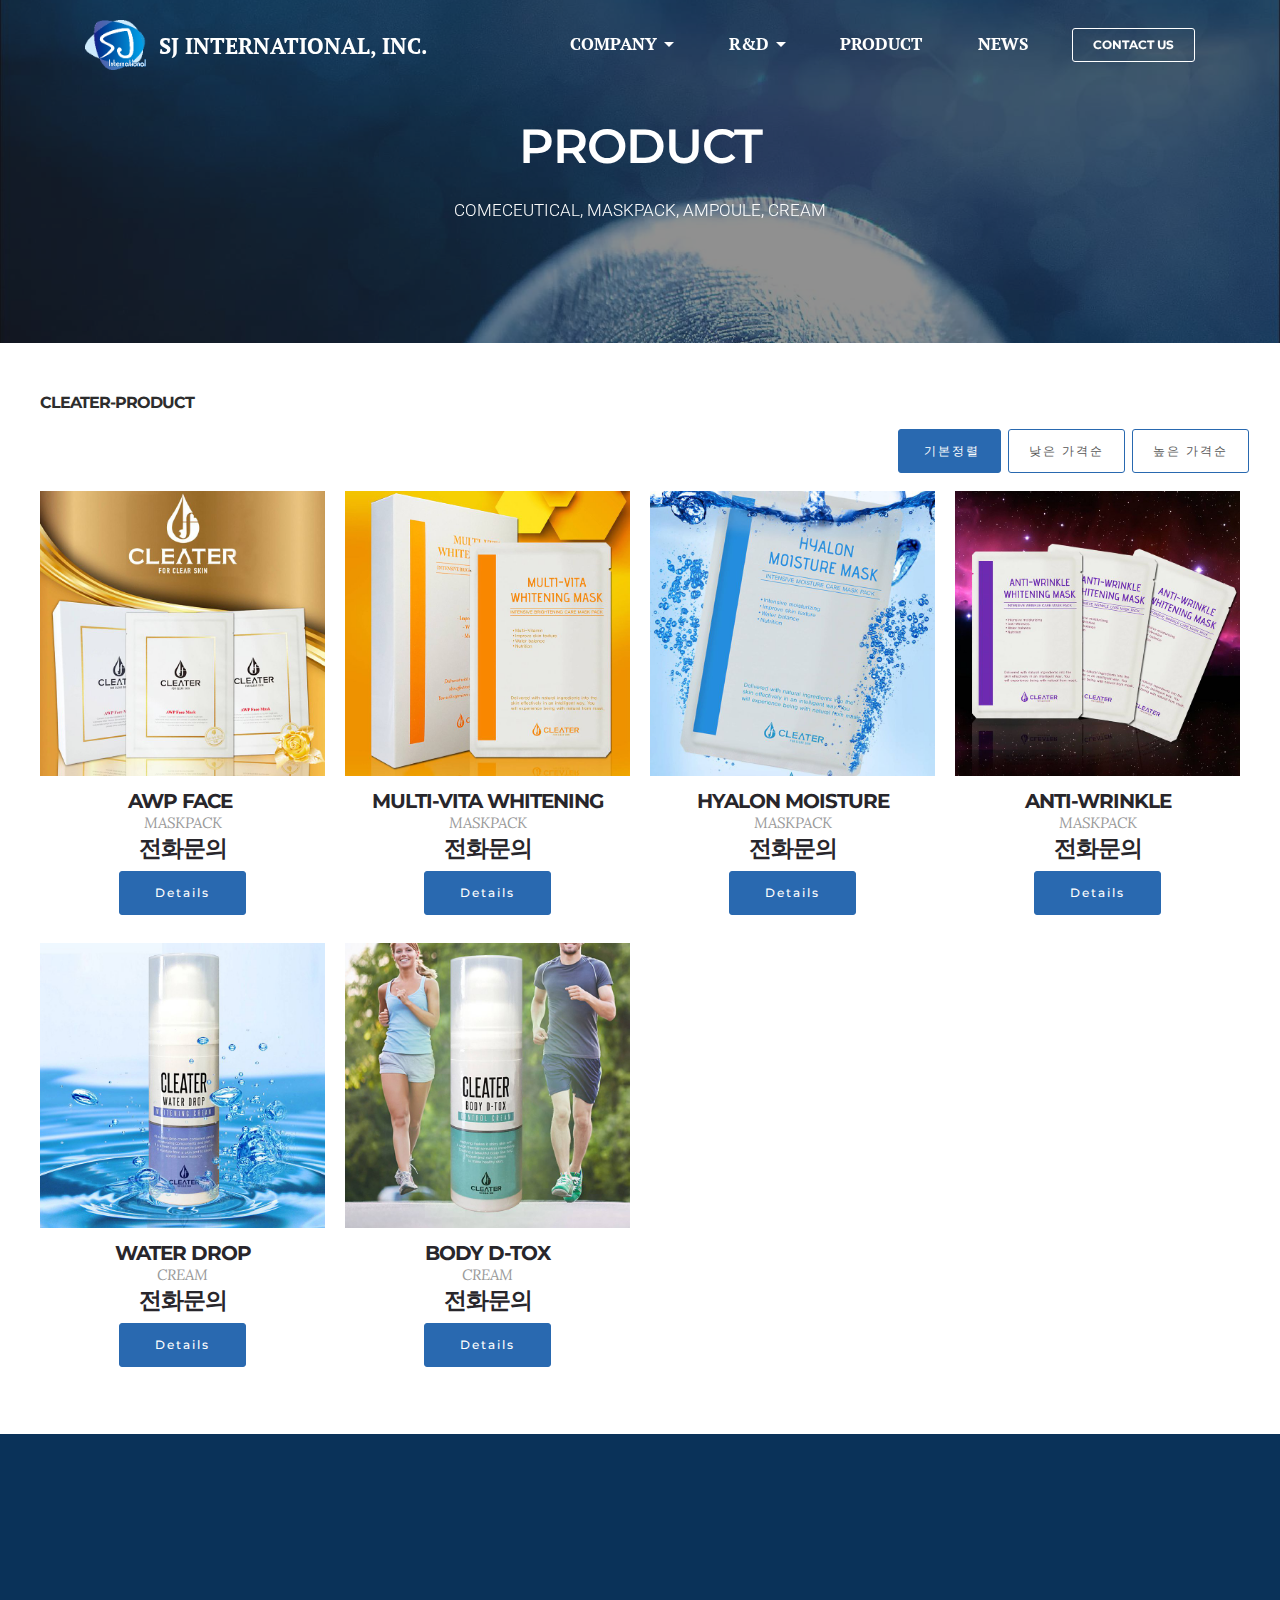
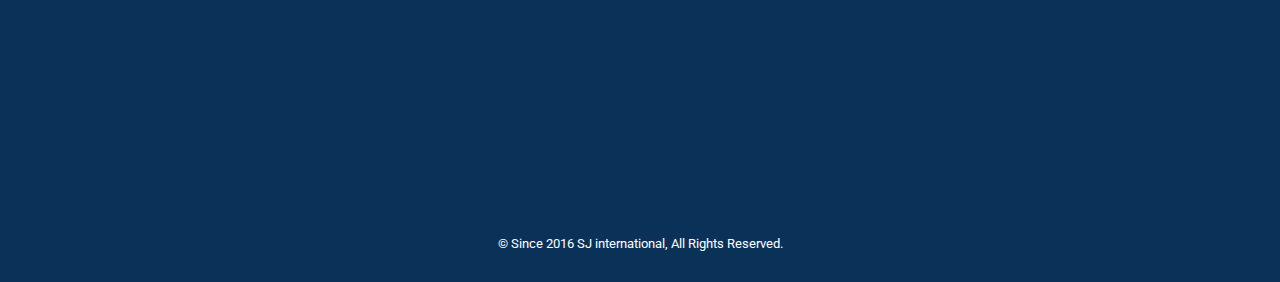
<file: product.html>
<!DOCTYPE html>
<html>
<head>
  <!-- Site made with Mobirise Website Builder v3.12.1, https://mobirise.com -->
  <meta charset="UTF-8">
  <meta http-equiv="X-UA-Compatible" content="IE=edge">
  <meta name="generator" content="Mobirise v3.12.1, mobirise.com">
  <meta name="viewport" content="width=device-width, initial-scale=1">
  <link rel="shortcut icon" href="assets/images/sj-156x128.png" type="image/x-icon">
  <meta name="description" content="Web Builder Description">
  <title>Web Builder Title</title>
  <link rel="stylesheet" href="https://fonts.googleapis.com/css?family=Lora:400,700,400italic,700italic&amp;subset=latin">
  <link rel="stylesheet" href="https://fonts.googleapis.com/css?family=Montserrat:400,700">
  <link rel="stylesheet" href="https://fonts.googleapis.com/css?family=Raleway:100,100i,200,200i,300,300i,400,400i,500,500i,600,600i,700,700i,800,800i,900,900i">
  <link rel="stylesheet" href="assets/bootstrap-material-design-font/css/material.css">
  <link rel="stylesheet" href="assets/tether/tether.min.css">
  <link rel="stylesheet" href="assets/bootstrap/css/bootstrap.min.css">
  <link rel="stylesheet" href="assets/dropdown/css/style.css">
  <link rel="stylesheet" href="assets/animate.css/animate.min.css">
  <link rel="stylesheet" href="assets/theme/css/style.css">
  <link rel="stylesheet" href="assets/mobirise3-blocks-plugin/css/style.css">
  <link rel="stylesheet" href="assets/mobirise-gallery/style.css">
  <link rel="stylesheet" href="assets/mobirise/css/mbr-additional.css" type="text/css">
  
  
  
</head>
<body>
<section id="menu-2g">

    <nav class="navbar navbar-dropdown bg-color transparent navbar-fixed-top">
        <div class="container">

            <div class="mbr-table">
                <div class="mbr-table-cell">

                    <div class="navbar-brand">
                        <a href="https://mobirise.com" class="navbar-logo"><img src="assets/images/sj-156x128.png" alt="Mobirise"></a>
                        <a class="navbar-caption" href="index.html">SJ INTERNATIONAL, INC.</a>
                    </div>

                </div>
                <div class="mbr-table-cell">

                    <button class="navbar-toggler pull-xs-right hidden-md-up" type="button" data-toggle="collapse" data-target="#exCollapsingNavbar">
                        <div class="hamburger-icon"></div>
                    </button>

                    <ul class="nav-dropdown collapse pull-xs-right nav navbar-nav navbar-toggleable-sm" id="exCollapsingNavbar"><li class="nav-item dropdown"><a class="nav-link link dropdown-toggle" href="overview.html" aria-expanded="false" data-toggle="dropdown-submenu">COMPANY</a><div class="dropdown-menu"><a class="dropdown-item" href="overview.html">Overview</a><a class="dropdown-item" href="brand.html">Brand</a><a class="dropdown-item" href="history.html">History</a></div></li><li class="nav-item dropdown open"><a class="nav-link link dropdown-toggle" data-toggle="dropdown-submenu" href="https://mobirise.com/" aria-expanded="true">R&amp;D</a><div class="dropdown-menu"><a class="dropdown-item" href="laboratory.html">Laboratory</a><a class="dropdown-item" href="researchfield.html">Research Field</a><a class="dropdown-item" href="patent.html" aria-expanded="false">Patent</a></div></li><li class="nav-item"><a class="nav-link link" href="product.html" aria-expanded="false">PRODUCT</a></li><li class="nav-item"><a class="nav-link link" href="NEWS.html" aria-expanded="false">NEWS</a></li><li class="nav-item nav-btn"><a class="nav-link btn btn-white btn-white-outline" href="contact us.html">CONTACT US</a></li></ul>
                    <button hidden="" class="navbar-toggler navbar-close" type="button" data-toggle="collapse" data-target="#exCollapsingNavbar">
                        <div class="close-icon"></div>
                    </button>

                </div>
            </div>

        </div>
    </nav>

</section>

<section class="engine"><a rel="external" href="https://mobirise.com">Mobirise</a></section><section class="mbr-section article mbr-parallax-background mbr-after-navbar" id="msg-box8-2l" style="background-image: url(assets/images/soap-bubble-2013161-2000x1323.jpg); padding-top: 120px; padding-bottom: 120px;">

    <div class="mbr-overlay" style="opacity: 0.5; background-color: rgb(34, 34, 34);">
    </div>
    <div class="container">
        <div class="row">
            <div class="col-md-8 col-md-offset-2 text-xs-center">
                <h3 class="mbr-section-title display-2">PRODUCT</h3>
                <div class="lead"><p>COMECEUTICAL, MASKPACK, AMPOULE, CREAM</p></div>
                
            </div>
        </div>
    </div>

</section>

<section class="mbr-gallery mbr-section  extShop1" id="extShop1-2o" style="background-color: rgb(255, 255, 255); padding-top: 3rem; padding-bottom: 3rem;">
    <!-- Gallery -->
    <div class="col-md-9 clearfix" style="width: 100%;">
      <h3 class="shop-title">CLEATER-PRODUCT</h3>
      <div class="sort-buttons">
          <div class="filter-by-d"><a class="btn btn-primary">&nbsp;기본정렬</a></div>
          <div class="filter-by-pu"><a class="btn btn-primary disableSortButton">낮은 가격순</a></div>
          <div class="filter-by-pd"><a class="btn btn-primary disableSortButton">높은 가격순</a></div>
      </div>
    </div> 
    <div class="col-md-12">
        <div class="col-md-9" style="width: 100%;">
          <div class="mbr-gallery-row">
                  <div>
                      <div class="shop-items">
                          <div class="mbr-gallery-item mbr-gallery-item__mobirise3" data-tags="MASKPACK" data-seller="false">
                              <div class="galleryItem" href="#lb-extShop1-2o" data-slide-to="0" data-toggle="modal">
                              <div class="item_overlay"></div>
                                  <div class="img_wraper">
                                    <img alt="" src="assets/images/awp-2000x2000-800x800.jpg">
                                  </div> 
                                  <span class="onsale" style="display: none;">-50%</span>
                                  <div class="sidebar_wraper"> 
                                      <h4 class="item-title">AWP FACE&nbsp;</h4>
                                      <h5 class="item-subtitle">MASKPACK</h5>
                                      <div class="price-block">
                                          <span class="shop-item-price">전화문의</span>
                                      </div>
                                      <div class="card-description">Beware! It can fly away. We make no guarantees.<br><br><ul><li>Lightweight textured fabric</li> <li>Rounded v-neckline</li> <li>Pom pom trims</li> <li>Regular fit – true to size</li></ul> <br>Duis auctor hendrerit nisi, at lacinia ex vulputate quis. Suspendisse convallis iaculis tortor, quis mattis lectus rutrum a.<br><br> Product code:&nbsp;</div>   
                                      <div class="mbr-section-btn item-button" style="text-align: center;"><a href="https://mobirise.com/" class="btn btn-primary" style="position: relative; display: inline-block;">Details</a></div>
                                  </div>        
                              </div>
                          </div><div class="mbr-gallery-item mbr-gallery-item__mobirise3" data-tags="MASKPACK" data-seller="false">
                              <div class="galleryItem" href="#lb-extShop1-2o" data-slide-to="1" data-toggle="modal">
                              <div class="item_overlay"></div>
                                  <div class="img_wraper">
                                    <img alt="" src="assets/images/2000x2000-800x800.jpg">
                                  </div> 
                                  <span class="onsale" style="display: none;">-50%</span>
                                  <div class="sidebar_wraper"> 
                                      <h4 class="item-title">MULTI-VITA WHITENING</h4>
                                      <h5 class="item-subtitle">MASKPACK</h5>
                                      <div class="price-block">
                                          <span class="shop-item-price">전화문의</span>
                                      </div>
                                      <div class="card-description">Beware! It can fly away. We make no guarantees.<br><br><ul><li>Lightweight textured fabric</li> <li>Rounded v-neckline</li> <li>Pom pom trims</li> <li>Regular fit – true to size</li></ul> <br>Duis auctor hendrerit nisi, at lacinia ex vulputate quis. Suspendisse convallis iaculis tortor, quis mattis lectus rutrum a.<br><br> Product code:&nbsp;</div>   
                                      <div class="mbr-section-btn item-button" style="text-align: center;"><a href="https://mobirise.com/" class="btn btn-primary" style="position: relative; display: inline-block;">Details</a></div>
                                  </div>        
                              </div>
                          </div><div class="mbr-gallery-item mbr-gallery-item__mobirise3" data-tags="MASKPACK" data-seller="false">
                              <div class="galleryItem" href="#lb-extShop1-2o" data-slide-to="2" data-toggle="modal">
                              <div class="item_overlay"></div>
                                  <div class="img_wraper">
                                    <img alt="" src="assets/images/mo-2000x2000-800x800.jpg">
                                  </div> 
                                  <span class="onsale" style="display: none;">-50%</span>
                                  <div class="sidebar_wraper"> 
                                      <h4 class="item-title">HYALON MOISTURE</h4>
                                      <h5 class="item-subtitle">MASKPACK</h5>
                                      <div class="price-block">
                                          <span class="shop-item-price">전화문의</span>
                                      </div>
                                      <div class="card-description">Beware! It can fly away. We make no guarantees.<br><br><ul><li>Lightweight textured fabric</li> <li>Rounded v-neckline</li> <li>Pom pom trims</li> <li>Regular fit – true to size</li></ul> <br>Duis auctor hendrerit nisi, at lacinia ex vulputate quis. Suspendisse convallis iaculis tortor, quis mattis lectus rutrum a.<br><br> Product code:&nbsp;</div>   
                                      <div class="mbr-section-btn item-button" style="text-align: center;"><a href="https://mobirise.com/" class="btn btn-primary" style="position: relative; display: inline-block;">Details</a></div>
                                  </div>        
                              </div>
                          </div><div class="mbr-gallery-item mbr-gallery-item__mobirise3" data-tags="MASKPACK" data-seller="false">
                              <div class="galleryItem" href="#lb-extShop1-2o" data-slide-to="3" data-toggle="modal">
                              <div class="item_overlay"></div>
                                  <div class="img_wraper">
                                    <img alt="" src="assets/images/anti-2000x2000-800x800.jpg">
                                  </div> 
                                  <span class="onsale" style="display: none;">-50%</span>
                                  <div class="sidebar_wraper"> 
                                      <h4 class="item-title">ANTI-WRINKLE</h4>
                                      <h5 class="item-subtitle">MASKPACK</h5>
                                      <div class="price-block">
                                          <span class="shop-item-price">전화문의</span>
                                      </div>
                                      <div class="card-description">Beware! It can fly away. We make no guarantees.<br><br><ul><li>Lightweight textured fabric</li> <li>Rounded v-neckline</li> <li>Pom pom trims</li> <li>Regular fit – true to size</li></ul> <br>Duis auctor hendrerit nisi, at lacinia ex vulputate quis. Suspendisse convallis iaculis tortor, quis mattis lectus rutrum a.<br><br> Product code:&nbsp;</div>   
                                      <div class="mbr-section-btn item-button" style="text-align: center;"><a href="https://mobirise.com/" class="btn btn-primary" style="position: relative; display: inline-block;">Details</a></div>
                                  </div>        
                              </div>
                          </div><div class="mbr-gallery-item mbr-gallery-item__mobirise3" data-tags="CREAM" data-seller="false">
                              <div class="galleryItem" href="#lb-extShop1-2o" data-slide-to="4" data-toggle="modal">
                              <div class="item_overlay"></div>
                                  <div class="img_wraper">
                                    <img alt="" src="assets/images/water-2000x2000-800x800.jpg">
                                  </div> 
                                  <span class="onsale" style="display: none;">-50%</span>
                                  <div class="sidebar_wraper"> 
                                      <h4 class="item-title">WATER DROP</h4>
                                      <h5 class="item-subtitle">CREAM</h5>
                                      <div class="price-block">
                                          <span class="shop-item-price">전화문의</span>
                                      </div>
                                      <div class="card-description">Beware! It can fly away. We make no guarantees.<br><br><ul><li>Lightweight textured fabric</li> <li>Rounded v-neckline</li> <li>Pom pom trims</li> <li>Regular fit – true to size</li></ul> <br>Duis auctor hendrerit nisi, at lacinia ex vulputate quis. Suspendisse convallis iaculis tortor, quis mattis lectus rutrum a.<br><br> Product code:&nbsp;</div>   
                                      <div class="mbr-section-btn item-button" style="text-align: center;"><a href="https://mobirise.com/" class="btn btn-primary" style="position: relative; display: inline-block;">Details</a></div>
                                  </div>        
                              </div>
                          </div><div class="mbr-gallery-item mbr-gallery-item__mobirise3" data-tags="CREAM" data-seller="false">
                              <div class="galleryItem" href="#lb-extShop1-2o" data-slide-to="5" data-toggle="modal">
                              <div class="item_overlay"></div>
                                  <div class="img_wraper">
                                    <img alt="" src="assets/images/body-2000x2000-800x800.jpg">
                                  </div> 
                                  <span class="onsale" style="display: none;">-50%</span>
                                  <div class="sidebar_wraper"> 
                                      <h4 class="item-title">BODY D-TOX</h4>
                                      <h5 class="item-subtitle">CREAM</h5>
                                      <div class="price-block">
                                          <span class="shop-item-price">전화문의</span>
                                      </div>
                                      <div class="card-description">Beware! It can fly away. We make no guarantees.<br><br><ul><li>Lightweight textured fabric</li> <li>Rounded v-neckline</li> <li>Pom pom trims</li> <li>Regular fit – true to size</li></ul> <br>Duis auctor hendrerit nisi, at lacinia ex vulputate quis. Suspendisse convallis iaculis tortor, quis mattis lectus rutrum a.<br><br> Product code:&nbsp;</div>   
                                      <div class="mbr-section-btn item-button" style="text-align: center;"><a href="https://mobirise.com/" class="btn btn-primary" style="position: relative; display: inline-block;">Details</a></div>
                                  </div>        
                              </div>
                          </div>
                      </div>
                  </div>
                  <div class="clearfix"></div>
          </div>
        </div>
        <div class="col-md-3 sidebar" style="display: none;">
            <div class="sidebar-background"></div>
                <div class="sidebar-block container bestseller-block">
                    <h4 class="sidebar-title">Best Sellers</h4>
                    <div class="bestsellers col-md-12" onselectstart="return false">
                        
                        
                    </div>
                </div>
                <div class="sidebar-block container range-slider" onselectstart="return false">
                    <h4 class="sidebar-title">Filter by price</h4>
                    <div class="filter-cost" onselectstart="return false">
                        <div class="price-controls">
                          <label class="min-price">
                            <input class="min-input" type="text" value="auto" name="min">
                          </label>
                          <label class="max-price">
                            <input class="max-input" type="text" value="auto" name="max">
                          </label>
                        </div>

                        <div class="range-controls">
                          <div class="scale">
                            <div class="bar"></div>
                          </div>

                          <div class="toggle min-toggle"></div>
                          <div class="toggle max-toggle"></div>
                        </div>
                    </div> 
                    <div class="price-range"><a class="btn btn-primary filterPriceRange">Filter</a></div>
                    <div class="price-range-reset"><a class="btn btn-secondary">Show all</a></div>
                </div>
                <div class="sidebar-block container sidebar-categories">
                    <h4 class="sidebar-title">Product Categories</h4>
                    <div class="categories col-md-12">
                        <div class="categories-titles">
                          <!-- Filter -->
                          <div class="mbr-gallery-filter container gallery-filter-active">
                                  <ul>
                                    <li class="mbr-gallery-filter-all active">All</li>
                                  </ul>
                                </div>
                        </div>
                    </div>
                </div>
        </div>
    </div>
    <div class="col-md-3 sidebar"></div>

    <!-- Lightbox -->
    <div class="shopItemsModal_wraper">
      <div class="shopItemsModalBg"></div>
      <div class="shopItemsModal">
          <div class="col-md-6 image-modal"></div>
          <div class="col-md-6 text-modal"></div>
          <div class="closeModal">
            <div class="close-modal-wrapper">
              
            </div>
          </div>
      </div>
    </div> 
</section>

<section class="mbr-section mbr-section-md-padding mbr-footer footer1" id="contacts1-2h" style="background-color: rgb(10, 50, 89); padding-top: 30px; padding-bottom: 60px;">
    
    <div class="container">
        <div class="row">
            <div class="mbr-footer-content col-xs-12 col-md-3">
                <div><img src="assets/images/2-128x54.png"></div>
            </div>
            <div class="mbr-footer-content col-xs-12 col-md-3">
                <p><strong>Address</strong><br>
본사<br>강원도 춘천시 강원대학길 1 강원대학교 보듬관 501호<br><br>
서울사무소<br>서울 마포구 공덕동 371 삼성아파트 상가동 310호<br><br>미국지사<br>SJ INT'L USA : 7035 Orangethorpe Ave. #E Buena Park, Ca 90621<br></p>
            </div>
            <div class="mbr-footer-content col-xs-12 col-md-3">
                <p><strong>Contacts</strong><br>
Email : sjsj6479@gmail.com<br>Tel : +82 70-8860-6479<br>
Fax : +82 33-253-6479</p>
            </div>
            <div class="mbr-footer-content col-xs-12 col-md-3">
                <p><strong>Links</strong><br>
<a class="text-white" href="https://mobirise.com/">회</a>사소개서 다운로드<br>제품정보 다운로드</p>
            </div>

        </div>
    </div>
</section>

<footer class="mbr-small-footer mbr-section mbr-section-nopadding" id="footer1-2i" style="background-color: rgb(10, 50, 89); padding-top: 1.75rem; padding-bottom: 1.75rem;">
    
    <div class="container">
        <p class="text-xs-center">© Since 2016 SJ international, All Rights Reserved.</p>
    </div>
</footer>


  <script src="assets/web/assets/jquery/jquery.min.js"></script>
  <script src="assets/tether/tether.min.js"></script>
  <script src="assets/bootstrap/js/bootstrap.min.js"></script>
  <script src="assets/smooth-scroll/smooth-scroll.js"></script>
  <script src="assets/dropdown/js/script.min.js"></script>
  <script src="assets/touch-swipe/jquery.touch-swipe.min.js"></script>
  <script src="assets/viewport-checker/jquery.viewportchecker.js"></script>
  <script src="assets/jarallax/jarallax.js"></script>
  <script src="assets/theme/js/script.js"></script>
  <script src="assets/mobirise3-blocks-plugin/js/script.js"></script>
  <script src="assets/mobirise-gallery/player.min.js"></script>
  <script src="assets/mobirise-gallery/script.js"></script>
  
  
  <input name="animation" type="hidden">
  </body>
</html>
</file>
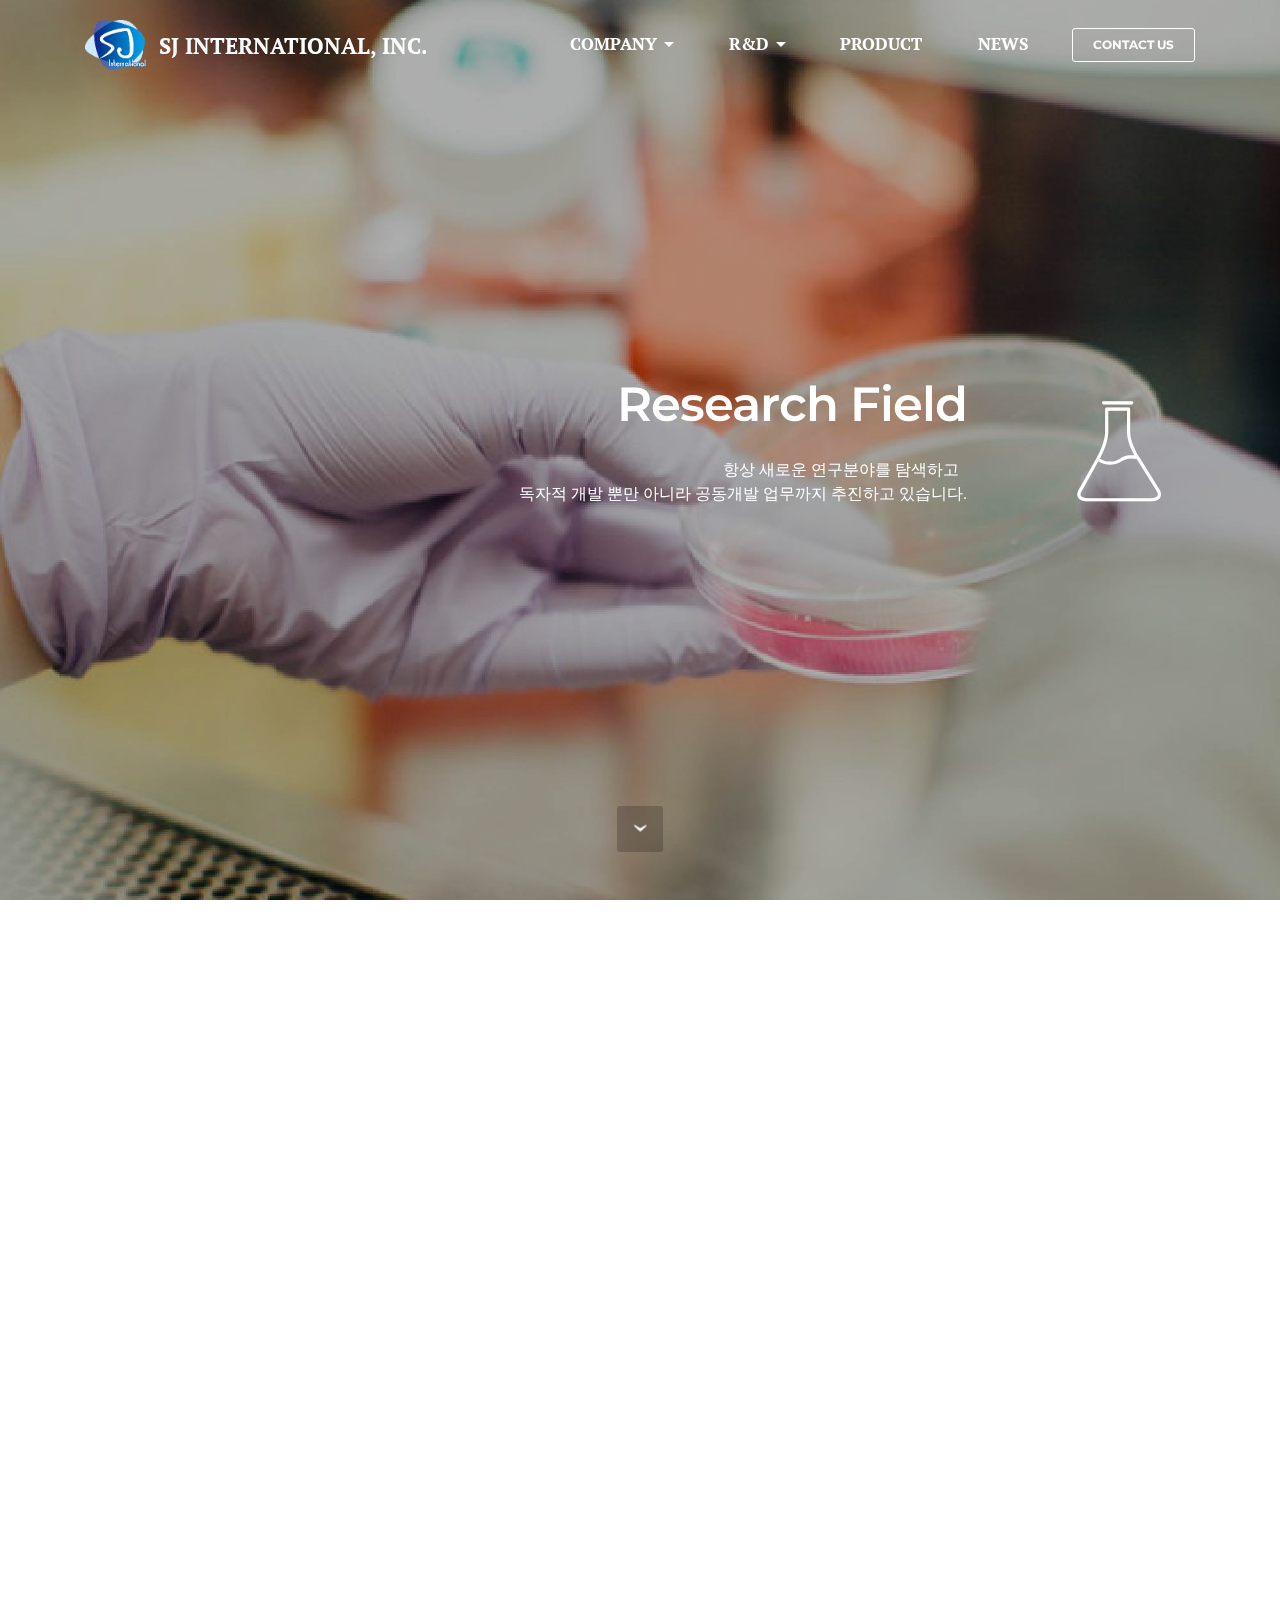
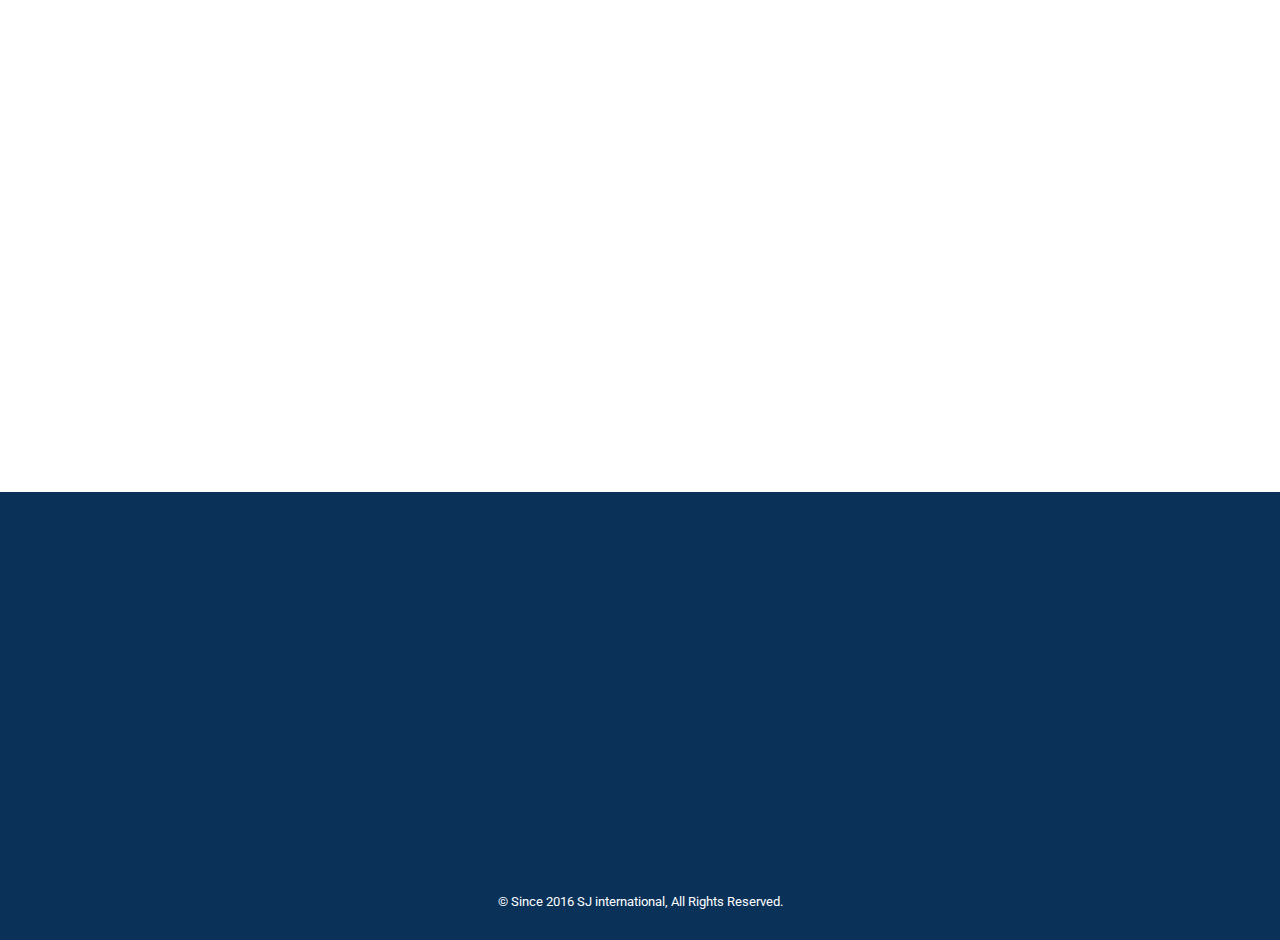
<file: researchfield.html>
<!DOCTYPE html>
<html>
<head>
  <!-- Site made with Mobirise Website Builder v3.12.1, https://mobirise.com -->
  <meta charset="UTF-8">
  <meta http-equiv="X-UA-Compatible" content="IE=edge">
  <meta name="generator" content="Mobirise v3.12.1, mobirise.com">
  <meta name="viewport" content="width=device-width, initial-scale=1">
  <link rel="shortcut icon" href="assets/images/sj-156x128.png" type="image/x-icon">
  <meta name="description" content="Web Builder Description">
  <title>Web Builder Title</title>
  <link rel="stylesheet" href="https://fonts.googleapis.com/css?family=Lora:400,700,400italic,700italic&amp;subset=latin">
  <link rel="stylesheet" href="https://fonts.googleapis.com/css?family=Montserrat:400,700">
  <link rel="stylesheet" href="https://fonts.googleapis.com/css?family=Raleway:100,100i,200,200i,300,300i,400,400i,500,500i,600,600i,700,700i,800,800i,900,900i">
  <link rel="stylesheet" href="assets/bootstrap-material-design-font/css/material.css">
  <link rel="stylesheet" href="assets/et-line-font-plugin/style.css">
  <link rel="stylesheet" href="assets/icons-mind/style.css">
  <link rel="stylesheet" href="assets/icon54/style.css">
  <link rel="stylesheet" href="assets/tether/tether.min.css">
  <link rel="stylesheet" href="assets/bootstrap/css/bootstrap.min.css">
  <link rel="stylesheet" href="assets/dropdown/css/style.css">
  <link rel="stylesheet" href="assets/animate.css/animate.min.css">
  <link rel="stylesheet" href="assets/theme/css/style.css">
  <link rel="stylesheet" href="assets/mobirise3-blocks-plugin/css/style.css">
  <link rel="stylesheet" href="assets/mobirise/css/mbr-additional.css" type="text/css">
  
  
  
</head>
<body>
<section id="menu-21">

    <nav class="navbar navbar-dropdown bg-color transparent navbar-fixed-top">
        <div class="container">

            <div class="mbr-table">
                <div class="mbr-table-cell">

                    <div class="navbar-brand">
                        <a href="https://mobirise.com" class="navbar-logo"><img src="assets/images/sj-156x128.png" alt="Mobirise"></a>
                        <a class="navbar-caption" href="index.html">SJ INTERNATIONAL, INC.</a>
                    </div>

                </div>
                <div class="mbr-table-cell">

                    <button class="navbar-toggler pull-xs-right hidden-md-up" type="button" data-toggle="collapse" data-target="#exCollapsingNavbar">
                        <div class="hamburger-icon"></div>
                    </button>

                    <ul class="nav-dropdown collapse pull-xs-right nav navbar-nav navbar-toggleable-sm" id="exCollapsingNavbar"><li class="nav-item dropdown"><a class="nav-link link dropdown-toggle" href="overview.html" aria-expanded="false" data-toggle="dropdown-submenu">COMPANY</a><div class="dropdown-menu"><a class="dropdown-item" href="overview.html">Overview</a><a class="dropdown-item" href="brand.html">Brand</a><a class="dropdown-item" href="history.html">History</a></div></li><li class="nav-item dropdown open"><a class="nav-link link dropdown-toggle" data-toggle="dropdown-submenu" href="https://mobirise.com/" aria-expanded="true">R&amp;D</a><div class="dropdown-menu"><a class="dropdown-item" href="laboratory.html">Laboratory</a><a class="dropdown-item" href="researchfield.html">Research Field</a><a class="dropdown-item" href="patent.html" aria-expanded="false">Patent</a></div></li><li class="nav-item"><a class="nav-link link" href="product.html" aria-expanded="false">PRODUCT</a></li><li class="nav-item"><a class="nav-link link" href="NEWS.html" aria-expanded="false">NEWS</a></li><li class="nav-item nav-btn"><a class="nav-link btn btn-white btn-white-outline" href="contact us.html">CONTACT US</a></li></ul>
                    <button hidden="" class="navbar-toggler navbar-close" type="button" data-toggle="collapse" data-target="#exCollapsingNavbar">
                        <div class="close-icon"></div>
                    </button>

                </div>
            </div>

        </div>
    </nav>

</section>

<section class="engine"><a rel="external" href="https://mobirise.com">Web Creator</a></section><section class="mbr-section mbr-section-hero mbr-section-full header2 mbr-parallax-background mbr-after-navbar" id="header2-24" style="background-image: url(assets/images/mbr-2000x3000.jpg);">

    <div class="mbr-overlay" style="opacity: 0.3; background-color: rgb(0, 0, 0);">
    </div>

    <div class="mbr-table mbr-table-full">
        <div class="mbr-table-cell">

            <div class="container">
                <div class="mbr-section row">
                    <div class="mbr-table-md-up">
                        
                        
                        

                        <div class="mbr-table-cell col-md-5 content-size text-xs-center text-md-right">

                            <h3 class="mbr-section-title display-2">Research Field</h3>

                            <div class="mbr-section-text">
                                <p>항상 새로운 연구분야를 탐색하고 &nbsp;<br>독자적 개발 뿐만 아니라 공동개발 업무까지 추진하고 있습니다.</p>
                            </div>

                            

                        </div>
                        <div class="mbr-table-cell mbr-valign-top mbr-left-padding-md-up col-md-7 image-size" style="width: 20%;">
                            <div class="mbr-figure"><span class="etl-icon icon-beaker mbr-iconfont mbr-iconfont-header2" style="font-size: 100px;"></span></div>
                        </div>

                    </div>
                </div>
            </div>

        </div>
    </div>

    <div class="mbr-arrow mbr-arrow-floating hidden-sm-down" aria-hidden="true"><a href="#header3-28"><i class="mbr-arrow-icon"></i></a></div>

</section>

<section class="mbr-section mbr-section__container article" id="header3-28" style="background-color: rgb(255, 255, 255); padding-top: 80px; padding-bottom: 20px;">
    <div class="container">
        <div class="row">
            <div class="col-xs-12">
                <h3 class="mbr-section-title display-2">Research and development</h3>
                <small class="mbr-section-subtitle">연구개발</small>
            </div>
        </div>
    </div>
</section>

<section class="mbr-section mbr-section-nopadding extFeatures4" id="extFeatures4-26" style="background-color: rgb(255, 255, 255);">

    
  <div class="container">
    <div class="row">
      <div class="mbr-cards-row row">
            <div class="mbr-cards-col col-xs-12 col-lg-4" style="padding-top: 80px; padding-bottom: 40px;">
                <div class="wraper">
                <div class="container">
                  <div class="card cart-block">
                      <div class="card-img"><a href="https://mobirise.com" class="icon54-eyedropper mbr-iconfont mbr-iconfont-features4" style="color: rgb(230, 230, 230);"></a></div>
                      <div class="card-block" style="margin-top: -150px;">
                          <h4 class="card-title"><font color="#000000">독자적 개발</font></h4>
                          <h5 class="card-subtitle">Independent development</h5>
                          <p class="card-text"><br>신소재 개발 및 신제형<br>신제품 개발 진행</p>
                          
                      </div>
                  </div>
                </div>
                </div>
            </div>
            <div class="mbr-cards-col col-xs-12 col-lg-4" style="padding-top: 80px; padding-bottom: 40px;">
               <div class="wraper">
              <div class="container">
                <div class="card cart-block">
                    <div class="card-img"><a href="https://mobirise.com" class="imind-business-mens mbr-iconfont mbr-iconfont-features4" style="color: rgb(230, 230, 230);"></a></div>
                    <div class="card-block" style="margin-top: -150px;">
                        <h4 class="card-title">공동연구 개발</h4>
                        <h5 class="card-subtitle">Joint research and development</h5>
                        <p class="card-text"><br>대학교<br>연구기관<br>산학 공동개발<br>정부 추진 사업</p>
                        
                    </div>
                </div>
              </div>
              </div>
            </div>
            <div class="mbr-cards-col col-xs-12 col-lg-4" style="padding-top: 80px; padding-bottom: 40px;">
              <div class="wraper">
              <div class="container">
                <div class="card cart-block">
                    <div class="card-img"><a href="https://mobirise.com" class="etl-icon icon-search mbr-iconfont mbr-iconfont-features4" style="color: rgb(230, 230, 230);"></a></div>
                    <div class="card-block" style="margin-top: -150px;">
                        <h4 class="card-title">개발의뢰 연구</h4>
                        <h5 class="card-subtitle">Development Request Study</h5>
                        <p class="card-text"><br>기업체<br>연구기관<br>단체의뢰<br>신제품 의뢰 사업</p>
                        
                    </div>
                </div>
              </div>
            </div>
            </div>
            
    </div>
    </div>
  </div>
    
</section>

<section class="mbr-section mbr-section__container article" id="header3-29" style="background-color: rgb(255, 255, 255); padding-top: 80px; padding-bottom: 0px;">
    <div class="container">
        <div class="row">
            <div class="col-xs-12">
                <h3 class="mbr-section-title display-2"><font color="#000000">F</font>ield of research</h3>
                <small class="mbr-section-subtitle">연구분야</small>
            </div>
        </div>
    </div>
</section>

<section class="mbr-section mbr-section-nopadding extFeatures14" id="extFeatures14-25" style="background-color: rgb(255, 255, 255);">

    
  <div class="container">
    <div class="row">
      <div class="mbr-cards-row row">
            <div class="mbr-cards-col col-xs-12 col-lg-4" style="padding-top: 40px; padding-bottom: 80px;">
                <div class="wraper">
                <div class="container">
                  <div class="card cart-block">
                      <h3 class="card-img">1</h3>
                      <div class="card-block" style="margin-top: -15rem;">
                          <h4 class="card-title">말 태반</h4>
                          <h5 class="card-subtitle">PLACENTA</h5>
                          <p class="card-text"><br>말 태반을 이용한 항주름용 활성펩타이드 소재개발</p>
                          
                      </div>
                  </div>
                </div>
                </div>
            </div>
            <div class="mbr-cards-col col-xs-12 col-lg-4" style="padding-top: 40px; padding-bottom: 80px;">
               <div class="wraper">
              <div class="container">
                <div class="card cart-block">
                    <h3 class="card-img">2</h3>
                    <div class="card-block" style="margin-top: -15rem;">
                        <h4 class="card-title">천연 항산화제</h4>
                        <h5 class="card-subtitle">Natural antioxidants</h5>
                        <p class="card-text"><br>천연 항산화 소재개발</p>
                        
                    </div>
                </div>
              </div>
              </div>
            </div>
            <div class="mbr-cards-col col-xs-12 col-lg-4" style="padding-top: 40px; padding-bottom: 80px;">
              <div class="wraper">
              <div class="container">
                <div class="card cart-block">
                    <h3 class="card-img">3</h3>
                    <div class="card-block" style="margin-top: -15rem;">
                        <h4 class="card-title">기타 연구분야</h4>
                        <h5 class="card-subtitle">Other research and development</h5>
                        <p class="card-text"><br>새로운 연구분야 탐색 및 신제품 개발</p>
                        
                    </div>
                </div>
              </div>
            </div>
            </div>
            
    </div>
    </div>
  </div>
    
</section>

<section class="mbr-section mbr-section-md-padding mbr-footer footer1" id="contacts1-22" style="background-color: rgb(10, 50, 89); padding-top: 30px; padding-bottom: 60px;">
    
    <div class="container">
        <div class="row">
            <div class="mbr-footer-content col-xs-12 col-md-3">
                <div><img src="assets/images/2-128x54.png"></div>
            </div>
            <div class="mbr-footer-content col-xs-12 col-md-3">
                <p><strong>Address</strong><br>
본사<br>강원도 춘천시 강원대학길 1 강원대학교 보듬관 501호<br><br>
서울사무소<br>서울 마포구 공덕동 371 삼성아파트 상가동 310호<br><br>미국지사<br>SJ INT'L USA : 7035 Orangethorpe Ave. #E Buena Park, Ca 90621<br></p>
            </div>
            <div class="mbr-footer-content col-xs-12 col-md-3">
                <p><strong>Contacts</strong><br>
Email : sjsj6479@gmail.com<br>Tel : +82 70-8860-6479<br>
Fax : +82 33-253-6479</p>
            </div>
            <div class="mbr-footer-content col-xs-12 col-md-3">
                <p><strong>Links</strong><br>
<a class="text-white" href="https://mobirise.com/">회</a>사소개서 다운로드<br>제품정보 다운로드</p>
            </div>

        </div>
    </div>
</section>

<footer class="mbr-small-footer mbr-section mbr-section-nopadding" id="footer1-23" style="background-color: rgb(10, 50, 89); padding-top: 1.75rem; padding-bottom: 1.75rem;">
    
    <div class="container">
        <p class="text-xs-center">© Since 2016 SJ international, All Rights Reserved.</p>
    </div>
</footer>


  <script src="assets/web/assets/jquery/jquery.min.js"></script>
  <script src="assets/tether/tether.min.js"></script>
  <script src="assets/bootstrap/js/bootstrap.min.js"></script>
  <script src="assets/smooth-scroll/smooth-scroll.js"></script>
  <script src="assets/dropdown/js/script.min.js"></script>
  <script src="assets/touch-swipe/jquery.touch-swipe.min.js"></script>
  <script src="assets/viewport-checker/jquery.viewportchecker.js"></script>
  <script src="assets/jarallax/jarallax.js"></script>
  <script src="assets/theme/js/script.js"></script>
  <script src="assets/mobirise3-blocks-plugin/js/script.js"></script>
  
  
  <input name="animation" type="hidden">
  </body>
</html>
</file>
<file: assets/bootstrap-material-design-font/css/material.css>
@font-face {
  font-family: 'Material-Design-Icons';
  src: url('../fonts/Material-Design-Icons.eot?3ocs8m');
  src: url('../fonts/Material-Design-Icons.eot?#iefix3ocs8m') format('embedded-opentype'), url('../fonts/Material-Design-Icons.woff?3ocs8m') format('woff'), url('../fonts/Material-Design-Icons.ttf?3ocs8m') format('truetype'), url('../fonts/Material-Design-Icons.svg?3ocs8m#Material-Design-Icons') format('svg');
  font-weight: normal;
  font-style: normal;
}
[class^="mdi-"],
[class*="mdi-"] {
  speak: none;
  display: inline-block;
  font-style: normal;
  font-variant:normal;
  font-weight:normal;
  /*font-size:24px;*/
  line-height:1;
  font-family:'Material-Design-Icons' !important;
  text-rendering: auto;
  
  -webkit-font-smoothing: antialiased;
  -moz-osx-font-smoothing: grayscale;
  -webkit-transform: translate(0, 0);
      -ms-transform: translate(0, 0);
          transform: translate(0, 0);
}
[class^="mdi-"]:before,
[class*="mdi-"]:before {
  display: inline-block;
  speak: none;
  text-decoration: inherit;
}
[class^="mdi-"].pull-left,
[class*="mdi-"].pull-left {
  margin-right: .3em;
}
[class^="mdi-"].pull-right,
[class*="mdi-"].pull-right {
  margin-left: .3em;
}
[class^="mdi-"].mdi-lg:before,
[class*="mdi-"].mdi-lg:before,
[class^="mdi-"].mdi-lg:after,
[class*="mdi-"].mdi-lg:after {
  font-size: 1.33333333em;
  line-height: 0.75em;
  vertical-align: -15%;
}
[class^="mdi-"].mdi-2x:before,
[class*="mdi-"].mdi-2x:before,
[class^="mdi-"].mdi-2x:after,
[class*="mdi-"].mdi-2x:after {
  font-size: 2em;
}
[class^="mdi-"].mdi-3x:before,
[class*="mdi-"].mdi-3x:before,
[class^="mdi-"].mdi-3x:after,
[class*="mdi-"].mdi-3x:after {
  font-size: 3em;
}
[class^="mdi-"].mdi-4x:before,
[class*="mdi-"].mdi-4x:before,
[class^="mdi-"].mdi-4x:after,
[class*="mdi-"].mdi-4x:after {
  font-size: 4em;
}
[class^="mdi-"].mdi-5x:before,
[class*="mdi-"].mdi-5x:before,
[class^="mdi-"].mdi-5x:after,
[class*="mdi-"].mdi-5x:after {
  font-size: 5em;
}
[class^="mdi-device-signal-cellular-"]:after,
[class^="mdi-device-battery-"]:after,
[class^="mdi-device-battery-charging-"]:after,
[class^="mdi-device-signal-cellular-connected-no-internet-"]:after,
[class^="mdi-device-signal-wifi-"]:after,
[class^="mdi-device-signal-wifi-statusbar-not-connected"]:after,
.mdi-device-network-wifi:after {
  opacity: .3;
  position: absolute;
  left: 0;
  top: 0;
  z-index: 1;
  display: inline-block;
  speak: none;
  text-decoration: inherit;
}
[class^="mdi-device-signal-cellular-"]:after {
  content: "\e758";
}
[class^="mdi-device-battery-"]:after {
  content: "\e735";
}
[class^="mdi-device-battery-charging-"]:after {
  content: "\e733";
}
[class^="mdi-device-signal-cellular-connected-no-internet-"]:after {
  content: "\e75d";
}
[class^="mdi-device-signal-wifi-"]:after,
.mdi-device-network-wifi:after {
  content: "\e765";
}
[class^="mdi-device-signal-wifi-statusbasr-not-connected"]:after {
  content: "\e8f7";
}
.mdi-device-signal-cellular-off:after,
.mdi-device-signal-cellular-null:after,
.mdi-device-signal-cellular-no-sim:after,
.mdi-device-signal-wifi-off:after,
.mdi-device-signal-wifi-4-bar:after,
.mdi-device-signal-cellular-4-bar:after,
.mdi-device-battery-alert:after,
.mdi-device-signal-cellular-connected-no-internet-4-bar:after,
.mdi-device-battery-std:after,
.mdi-device-battery-full .mdi-device-battery-unknown:after {
  content: "";
}
.mdi-fw {
  width: 1.28571429em;
  text-align: center;
}
.mdi-ul {
  padding-left: 0;
  margin-left: 2.14285714em;
  list-style-type: none;
}
.mdi-ul > li {
  position: relative;
}
.mdi-li {
  position: absolute;
  left: -2.14285714em;
  width: 2.14285714em;
  top: 0.14285714em;
  text-align: center;
}
.mdi-li.mdi-lg {
  left: -1.85714286em;
}
.mdi-border {
  padding: .2em .25em .15em;
  border: solid 0.08em #eeeeee;
  border-radius: .1em;
}
.mdi-spin {
  -webkit-animation: mdi-spin 2s infinite linear;
  animation: mdi-spin 2s infinite linear;
  -webkit-transform-origin: 50% 50%;
  -ms-transform-origin: 50% 50%;
      transform-origin: 50% 50%;
}
.mdi-pulse {
  -webkit-animation: mdi-spin 1s steps(8) infinite;
  animation: mdi-spin 1s steps(8) infinite;
  -webkit-transform-origin: 50% 50%;
  -ms-transform-origin: 50% 50%;
      transform-origin: 50% 50%;
}
@-webkit-keyframes mdi-spin {
  0% {
    -webkit-transform: rotate(0deg);
    transform: rotate(0deg);
  }
  100% {
    -webkit-transform: rotate(359deg);
    transform: rotate(359deg);
  }
}
@keyframes mdi-spin {
  0% {
    -webkit-transform: rotate(0deg);
    transform: rotate(0deg);
  }
  100% {
    -webkit-transform: rotate(359deg);
    transform: rotate(359deg);
  }
}
.mdi-rotate-90 {
  filter: progid:DXImageTransform.Microsoft.BasicImage(rotation=1);
  -webkit-transform: rotate(90deg);
  -ms-transform: rotate(90deg);
  transform: rotate(90deg);
}
.mdi-rotate-180 {
  filter: progid:DXImageTransform.Microsoft.BasicImage(rotation=2);
  -webkit-transform: rotate(180deg);
  -ms-transform: rotate(180deg);
  transform: rotate(180deg);
}
.mdi-rotate-270 {
  filter: progid:DXImageTransform.Microsoft.BasicImage(rotation=3);
  -webkit-transform: rotate(270deg);
  -ms-transform: rotate(270deg);
  transform: rotate(270deg);
}
.mdi-flip-horizontal {
  filter: progid:DXImageTransform.Microsoft.BasicImage(rotation=0, mirror=1);
  -webkit-transform: scale(-1, 1);
  -ms-transform: scale(-1, 1);
  transform: scale(-1, 1);
}
.mdi-flip-vertical {
  filter: progid:DXImageTransform.Microsoft.BasicImage(rotation=2, mirror=1);
  -webkit-transform: scale(1, -1);
  -ms-transform: scale(1, -1);
  transform: scale(1, -1);
}
:root .mdi-rotate-90,
:root .mdi-rotate-180,
:root .mdi-rotate-270,
:root .mdi-flip-horizontal,
:root .mdi-flip-vertical {
  -webkit-filter: none;
          filter: none;
}
.mdi-stack {
  position: relative;
  display: inline-block;
  width: 2em;
  height: 2em;
  line-height: 2em;
  vertical-align: middle;
}
.mdi-stack-1x,
.mdi-stack-2x {
  position: absolute;
  left: 0;
  width: 100%;
  text-align: center;
}
.mdi-stack-1x {
  line-height: inherit;
}
.mdi-stack-2x {
  font-size: 2em;
}
.mdi-inverse {
  color: #ffffff;
}
/* Start Icons */
.mdi-action-3d-rotation:before {
  content: "\e600";
}
.mdi-action-accessibility:before {
  content: "\e601";
}
.mdi-action-account-balance-wallet:before {
  content: "\e602";
}
.mdi-action-account-balance:before {
  content: "\e603";
}
.mdi-action-account-box:before {
  content: "\e604";
}
.mdi-action-account-child:before {
  content: "\e605";
}
.mdi-action-account-circle:before {
  content: "\e606";
}
.mdi-action-add-shopping-cart:before {
  content: "\e607";
}
.mdi-action-alarm-add:before {
  content: "\e608";
}
.mdi-action-alarm-off:before {
  content: "\e609";
}
.mdi-action-alarm-on:before {
  content: "\e60a";
}
.mdi-action-alarm:before {
  content: "\e60b";
}
.mdi-action-android:before {
  content: "\e60c";
}
.mdi-action-announcement:before {
  content: "\e60d";
}
.mdi-action-aspect-ratio:before {
  content: "\e60e";
}
.mdi-action-assessment:before {
  content: "\e60f";
}
.mdi-action-assignment-ind:before {
  content: "\e610";
}
.mdi-action-assignment-late:before {
  content: "\e611";
}
.mdi-action-assignment-return:before {
  content: "\e612";
}
.mdi-action-assignment-returned:before {
  content: "\e613";
}
.mdi-action-assignment-turned-in:before {
  content: "\e614";
}
.mdi-action-assignment:before {
  content: "\e615";
}
.mdi-action-autorenew:before {
  content: "\e616";
}
.mdi-action-backup:before {
  content: "\e617";
}
.mdi-action-book:before {
  content: "\e618";
}
.mdi-action-bookmark-outline:before {
  content: "\e619";
}
.mdi-action-bookmark:before {
  content: "\e61a";
}
.mdi-action-bug-report:before {
  content: "\e61b";
}
.mdi-action-cached:before {
  content: "\e61c";
}
.mdi-action-check-circle:before {
  content: "\e61d";
}
.mdi-action-class:before {
  content: "\e61e";
}
.mdi-action-credit-card:before {
  content: "\e61f";
}
.mdi-action-dashboard:before {
  content: "\e620";
}
.mdi-action-delete:before {
  content: "\e621";
}
.mdi-action-description:before {
  content: "\e622";
}
.mdi-action-dns:before {
  content: "\e623";
}
.mdi-action-done-all:before {
  content: "\e624";
}
.mdi-action-done:before {
  content: "\e625";
}
.mdi-action-event:before {
  content: "\e626";
}
.mdi-action-exit-to-app:before {
  content: "\e627";
}
.mdi-action-explore:before {
  content: "\e628";
}
.mdi-action-extension:before {
  content: "\e629";
}
.mdi-action-face-unlock:before {
  content: "\e62a";
}
.mdi-action-favorite-outline:before {
  content: "\e62b";
}
.mdi-action-favorite:before {
  content: "\e62c";
}
.mdi-action-find-in-page:before {
  content: "\e62d";
}
.mdi-action-find-replace:before {
  content: "\e62e";
}
.mdi-action-flip-to-back:before {
  content: "\e62f";
}
.mdi-action-flip-to-front:before {
  content: "\e630";
}
.mdi-action-get-app:before {
  content: "\e631";
}
.mdi-action-grade:before {
  content: "\e632";
}
.mdi-action-group-work:before {
  content: "\e633";
}
.mdi-action-help:before {
  content: "\e634";
}
.mdi-action-highlight-remove:before {
  content: "\e635";
}
.mdi-action-history:before {
  content: "\e636";
}
.mdi-action-home:before {
  content: "\e637";
}
.mdi-action-https:before {
  content: "\e638";
}
.mdi-action-info-outline:before {
  content: "\e639";
}
.mdi-action-info:before {
  content: "\e63a";
}
.mdi-action-input:before {
  content: "\e63b";
}
.mdi-action-invert-colors:before {
  content: "\e63c";
}
.mdi-action-label-outline:before {
  content: "\e63d";
}
.mdi-action-label:before {
  content: "\e63e";
}
.mdi-action-language:before {
  content: "\e63f";
}
.mdi-action-launch:before {
  content: "\e640";
}
.mdi-action-list:before {
  content: "\e641";
}
.mdi-action-lock-open:before {
  content: "\e642";
}
.mdi-action-lock-outline:before {
  content: "\e643";
}
.mdi-action-lock:before {
  content: "\e644";
}
.mdi-action-loyalty:before {
  content: "\e645";
}
.mdi-action-markunread-mailbox:before {
  content: "\e646";
}
.mdi-action-note-add:before {
  content: "\e647";
}
.mdi-action-open-in-browser:before {
  content: "\e648";
}
.mdi-action-open-in-new:before {
  content: "\e649";
}
.mdi-action-open-with:before {
  content: "\e64a";
}
.mdi-action-pageview:before {
  content: "\e64b";
}
.mdi-action-payment:before {
  content: "\e64c";
}
.mdi-action-perm-camera-mic:before {
  content: "\e64d";
}
.mdi-action-perm-contact-cal:before {
  content: "\e64e";
}
.mdi-action-perm-data-setting:before {
  content: "\e64f";
}
.mdi-action-perm-device-info:before {
  content: "\e650";
}
.mdi-action-perm-identity:before {
  content: "\e651";
}
.mdi-action-perm-media:before {
  content: "\e652";
}
.mdi-action-perm-phone-msg:before {
  content: "\e653";
}
.mdi-action-perm-scan-wifi:before {
  content: "\e654";
}
.mdi-action-picture-in-picture:before {
  content: "\e655";
}
.mdi-action-polymer:before {
  content: "\e656";
}
.mdi-action-print:before {
  content: "\e657";
}
.mdi-action-query-builder:before {
  content: "\e658";
}
.mdi-action-question-answer:before {
  content: "\e659";
}
.mdi-action-receipt:before {
  content: "\e65a";
}
.mdi-action-redeem:before {
  content: "\e65b";
}
.mdi-action-reorder:before {
  content: "\e65c";
}
.mdi-action-report-problem:before {
  content: "\e65d";
}
.mdi-action-restore:before {
  content: "\e65e";
}
.mdi-action-room:before {
  content: "\e65f";
}
.mdi-action-schedule:before {
  content: "\e660";
}
.mdi-action-search:before {
  content: "\e661";
}
.mdi-action-settings-applications:before {
  content: "\e662";
}
.mdi-action-settings-backup-restore:before {
  content: "\e663";
}
.mdi-action-settings-bluetooth:before {
  content: "\e664";
}
.mdi-action-settings-cell:before {
  content: "\e665";
}
.mdi-action-settings-display:before {
  content: "\e666";
}
.mdi-action-settings-ethernet:before {
  content: "\e667";
}
.mdi-action-settings-input-antenna:before {
  content: "\e668";
}
.mdi-action-settings-input-component:before {
  content: "\e669";
}
.mdi-action-settings-input-composite:before {
  content: "\e66a";
}
.mdi-action-settings-input-hdmi:before {
  content: "\e66b";
}
.mdi-action-settings-input-svideo:before {
  content: "\e66c";
}
.mdi-action-settings-overscan:before {
  content: "\e66d";
}
.mdi-action-settings-phone:before {
  content: "\e66e";
}
.mdi-action-settings-power:before {
  content: "\e66f";
}
.mdi-action-settings-remote:before {
  content: "\e670";
}
.mdi-action-settings-voice:before {
  content: "\e671";
}
.mdi-action-settings:before {
  content: "\e672";
}
.mdi-action-shop-two:before {
  content: "\e673";
}
.mdi-action-shop:before {
  content: "\e674";
}
.mdi-action-shopping-basket:before {
  content: "\e675";
}
.mdi-action-shopping-cart:before {
  content: "\e676";
}
.mdi-action-speaker-notes:before {
  content: "\e677";
}
.mdi-action-spellcheck:before {
  content: "\e678";
}
.mdi-action-star-rate:before {
  content: "\e679";
}
.mdi-action-stars:before {
  content: "\e67a";
}
.mdi-action-store:before {
  content: "\e67b";
}
.mdi-action-subject:before {
  content: "\e67c";
}
.mdi-action-supervisor-account:before {
  content: "\e67d";
}
.mdi-action-swap-horiz:before {
  content: "\e67e";
}
.mdi-action-swap-vert-circle:before {
  content: "\e67f";
}
.mdi-action-swap-vert:before {
  content: "\e680";
}
.mdi-action-system-update-tv:before {
  content: "\e681";
}
.mdi-action-tab-unselected:before {
  content: "\e682";
}
.mdi-action-tab:before {
  content: "\e683";
}
.mdi-action-theaters:before {
  content: "\e684";
}
.mdi-action-thumb-down:before {
  content: "\e685";
}
.mdi-action-thumb-up:before {
  content: "\e686";
}
.mdi-action-thumbs-up-down:before {
  content: "\e687";
}
.mdi-action-toc:before {
  content: "\e688";
}
.mdi-action-today:before {
  content: "\e689";
}
.mdi-action-track-changes:before {
  content: "\e68a";
}
.mdi-action-translate:before {
  content: "\e68b";
}
.mdi-action-trending-down:before {
  content: "\e68c";
}
.mdi-action-trending-neutral:before {
  content: "\e68d";
}
.mdi-action-trending-up:before {
  content: "\e68e";
}
.mdi-action-turned-in-not:before {
  content: "\e68f";
}
.mdi-action-turned-in:before {
  content: "\e690";
}
.mdi-action-verified-user:before {
  content: "\e691";
}
.mdi-action-view-agenda:before {
  content: "\e692";
}
.mdi-action-view-array:before {
  content: "\e693";
}
.mdi-action-view-carousel:before {
  content: "\e694";
}
.mdi-action-view-column:before {
  content: "\e695";
}
.mdi-action-view-day:before {
  content: "\e696";
}
.mdi-action-view-headline:before {
  content: "\e697";
}
.mdi-action-view-list:before {
  content: "\e698";
}
.mdi-action-view-module:before {
  content: "\e699";
}
.mdi-action-view-quilt:before {
  content: "\e69a";
}
.mdi-action-view-stream:before {
  content: "\e69b";
}
.mdi-action-view-week:before {
  content: "\e69c";
}
.mdi-action-visibility-off:before {
  content: "\e69d";
}
.mdi-action-visibility:before {
  content: "\e69e";
}
.mdi-action-wallet-giftcard:before {
  content: "\e69f";
}
.mdi-action-wallet-membership:before {
  content: "\e6a0";
}
.mdi-action-wallet-travel:before {
  content: "\e6a1";
}
.mdi-action-work:before {
  content: "\e6a2";
}
.mdi-alert-error:before {
  content: "\e6a3";
}
.mdi-alert-warning:before {
  content: "\e6a4";
}
.mdi-av-album:before {
  content: "\e6a5";
}
.mdi-av-closed-caption:before {
  content: "\e6a6";
}
.mdi-av-equalizer:before {
  content: "\e6a7";
}
.mdi-av-explicit:before {
  content: "\e6a8";
}
.mdi-av-fast-forward:before {
  content: "\e6a9";
}
.mdi-av-fast-rewind:before {
  content: "\e6aa";
}
.mdi-av-games:before {
  content: "\e6ab";
}
.mdi-av-hearing:before {
  content: "\e6ac";
}
.mdi-av-high-quality:before {
  content: "\e6ad";
}
.mdi-av-loop:before {
  content: "\e6ae";
}
.mdi-av-mic-none:before {
  content: "\e6af";
}
.mdi-av-mic-off:before {
  content: "\e6b0";
}
.mdi-av-mic:before {
  content: "\e6b1";
}
.mdi-av-movie:before {
  content: "\e6b2";
}
.mdi-av-my-library-add:before {
  content: "\e6b3";
}
.mdi-av-my-library-books:before {
  content: "\e6b4";
}
.mdi-av-my-library-music:before {
  content: "\e6b5";
}
.mdi-av-new-releases:before {
  content: "\e6b6";
}
.mdi-av-not-interested:before {
  content: "\e6b7";
}
.mdi-av-pause-circle-fill:before {
  content: "\e6b8";
}
.mdi-av-pause-circle-outline:before {
  content: "\e6b9";
}
.mdi-av-pause:before {
  content: "\e6ba";
}
.mdi-av-play-arrow:before {
  content: "\e6bb";
}
.mdi-av-play-circle-fill:before {
  content: "\e6bc";
}
.mdi-av-play-circle-outline:before {
  content: "\e6bd";
}
.mdi-av-play-shopping-bag:before {
  content: "\e6be";
}
.mdi-av-playlist-add:before {
  content: "\e6bf";
}
.mdi-av-queue-music:before {
  content: "\e6c0";
}
.mdi-av-queue:before {
  content: "\e6c1";
}
.mdi-av-radio:before {
  content: "\e6c2";
}
.mdi-av-recent-actors:before {
  content: "\e6c3";
}
.mdi-av-repeat-one:before {
  content: "\e6c4";
}
.mdi-av-repeat:before {
  content: "\e6c5";
}
.mdi-av-replay:before {
  content: "\e6c6";
}
.mdi-av-shuffle:before {
  content: "\e6c7";
}
.mdi-av-skip-next:before {
  content: "\e6c8";
}
.mdi-av-skip-previous:before {
  content: "\e6c9";
}
.mdi-av-snooze:before {
  content: "\e6ca";
}
.mdi-av-stop:before {
  content: "\e6cb";
}
.mdi-av-subtitles:before {
  content: "\e6cc";
}
.mdi-av-surround-sound:before {
  content: "\e6cd";
}
.mdi-av-timer:before {
  content: "\e6ce";
}
.mdi-av-video-collection:before {
  content: "\e6cf";
}
.mdi-av-videocam-off:before {
  content: "\e6d0";
}
.mdi-av-videocam:before {
  content: "\e6d1";
}
.mdi-av-volume-down:before {
  content: "\e6d2";
}
.mdi-av-volume-mute:before {
  content: "\e6d3";
}
.mdi-av-volume-off:before {
  content: "\e6d4";
}
.mdi-av-volume-up:before {
  content: "\e6d5";
}
.mdi-av-web:before {
  content: "\e6d6";
}
.mdi-communication-business:before {
  content: "\e6d7";
}
.mdi-communication-call-end:before {
  content: "\e6d8";
}
.mdi-communication-call-made:before {
  content: "\e6d9";
}
.mdi-communication-call-merge:before {
  content: "\e6da";
}
.mdi-communication-call-missed:before {
  content: "\e6db";
}
.mdi-communication-call-received:before {
  content: "\e6dc";
}
.mdi-communication-call-split:before {
  content: "\e6dd";
}
.mdi-communication-call:before {
  content: "\e6de";
}
.mdi-communication-chat:before {
  content: "\e6df";
}
.mdi-communication-clear-all:before {
  content: "\e6e0";
}
.mdi-communication-comment:before {
  content: "\e6e1";
}
.mdi-communication-contacts:before {
  content: "\e6e2";
}
.mdi-communication-dialer-sip:before {
  content: "\e6e3";
}
.mdi-communication-dialpad:before {
  content: "\e6e4";
}
.mdi-communication-dnd-on:before {
  content: "\e6e5";
}
.mdi-communication-email:before {
  content: "\e6e6";
}
.mdi-communication-forum:before {
  content: "\e6e7";
}
.mdi-communication-import-export:before {
  content: "\e6e8";
}
.mdi-communication-invert-colors-off:before {
  content: "\e6e9";
}
.mdi-communication-invert-colors-on:before {
  content: "\e6ea";
}
.mdi-communication-live-help:before {
  content: "\e6eb";
}
.mdi-communication-location-off:before {
  content: "\e6ec";
}
.mdi-communication-location-on:before {
  content: "\e6ed";
}
.mdi-communication-message:before {
  content: "\e6ee";
}
.mdi-communication-messenger:before {
  content: "\e6ef";
}
.mdi-communication-no-sim:before {
  content: "\e6f0";
}
.mdi-communication-phone:before {
  content: "\e6f1";
}
.mdi-communication-portable-wifi-off:before {
  content: "\e6f2";
}
.mdi-communication-quick-contacts-dialer:before {
  content: "\e6f3";
}
.mdi-communication-quick-contacts-mail:before {
  content: "\e6f4";
}
.mdi-communication-ring-volume:before {
  content: "\e6f5";
}
.mdi-communication-stay-current-landscape:before {
  content: "\e6f6";
}
.mdi-communication-stay-current-portrait:before {
  content: "\e6f7";
}
.mdi-communication-stay-primary-landscape:before {
  content: "\e6f8";
}
.mdi-communication-stay-primary-portrait:before {
  content: "\e6f9";
}
.mdi-communication-swap-calls:before {
  content: "\e6fa";
}
.mdi-communication-textsms:before {
  content: "\e6fb";
}
.mdi-communication-voicemail:before {
  content: "\e6fc";
}
.mdi-communication-vpn-key:before {
  content: "\e6fd";
}
.mdi-content-add-box:before {
  content: "\e6fe";
}
.mdi-content-add-circle-outline:before {
  content: "\e6ff";
}
.mdi-content-add-circle:before {
  content: "\e700";
}
.mdi-content-add:before {
  content: "\e701";
}
.mdi-content-archive:before {
  content: "\e702";
}
.mdi-content-backspace:before {
  content: "\e703";
}
.mdi-content-block:before {
  content: "\e704";
}
.mdi-content-clear:before {
  content: "\e705";
}
.mdi-content-content-copy:before {
  content: "\e706";
}
.mdi-content-content-cut:before {
  content: "\e707";
}
.mdi-content-content-paste:before {
  content: "\e708";
}
.mdi-content-create:before {
  content: "\e709";
}
.mdi-content-drafts:before {
  content: "\e70a";
}
.mdi-content-filter-list:before {
  content: "\e70b";
}
.mdi-content-flag:before {
  content: "\e70c";
}
.mdi-content-forward:before {
  content: "\e70d";
}
.mdi-content-gesture:before {
  content: "\e70e";
}
.mdi-content-inbox:before {
  content: "\e70f";
}
.mdi-content-link:before {
  content: "\e710";
}
.mdi-content-mail:before {
  content: "\e711";
}
.mdi-content-markunread:before {
  content: "\e712";
}
.mdi-content-redo:before {
  content: "\e713";
}
.mdi-content-remove-circle-outline:before {
  content: "\e714";
}
.mdi-content-remove-circle:before {
  content: "\e715";
}
.mdi-content-remove:before {
  content: "\e716";
}
.mdi-content-reply-all:before {
  content: "\e717";
}
.mdi-content-reply:before {
  content: "\e718";
}
.mdi-content-report:before {
  content: "\e719";
}
.mdi-content-save:before {
  content: "\e71a";
}
.mdi-content-select-all:before {
  content: "\e71b";
}
.mdi-content-send:before {
  content: "\e71c";
}
.mdi-content-sort:before {
  content: "\e71d";
}
.mdi-content-text-format:before {
  content: "\e71e";
}
.mdi-content-undo:before {
  content: "\e71f";
}
.mdi-editor-attach-file:before {
  content: "\e776";
}
.mdi-editor-attach-money:before {
  content: "\e777";
}
.mdi-editor-border-all:before {
  content: "\e778";
}
.mdi-editor-border-bottom:before {
  content: "\e779";
}
.mdi-editor-border-clear:before {
  content: "\e77a";
}
.mdi-editor-border-color:before {
  content: "\e77b";
}
.mdi-editor-border-horizontal:before {
  content: "\e77c";
}
.mdi-editor-border-inner:before {
  content: "\e77d";
}
.mdi-editor-border-left:before {
  content: "\e77e";
}
.mdi-editor-border-outer:before {
  content: "\e77f";
}
.mdi-editor-border-right:before {
  content: "\e780";
}
.mdi-editor-border-style:before {
  content: "\e781";
}
.mdi-editor-border-top:before {
  content: "\e782";
}
.mdi-editor-border-vertical:before {
  content: "\e783";
}
.mdi-editor-format-align-center:before {
  content: "\e784";
}
.mdi-editor-format-align-justify:before {
  content: "\e785";
}
.mdi-editor-format-align-left:before {
  content: "\e786";
}
.mdi-editor-format-align-right:before {
  content: "\e787";
}
.mdi-editor-format-bold:before {
  content: "\e788";
}
.mdi-editor-format-clear:before {
  content: "\e789";
}
.mdi-editor-format-color-fill:before {
  content: "\e78a";
}
.mdi-editor-format-color-reset:before {
  content: "\e78b";
}
.mdi-editor-format-color-text:before {
  content: "\e78c";
}
.mdi-editor-format-indent-decrease:before {
  content: "\e78d";
}
.mdi-editor-format-indent-increase:before {
  content: "\e78e";
}
.mdi-editor-format-italic:before {
  content: "\e78f";
}
.mdi-editor-format-line-spacing:before {
  content: "\e790";
}
.mdi-editor-format-list-bulleted:before {
  content: "\e791";
}
.mdi-editor-format-list-numbered:before {
  content: "\e792";
}
.mdi-editor-format-paint:before {
  content: "\e793";
}
.mdi-editor-format-quote:before {
  content: "\e794";
}
.mdi-editor-format-size:before {
  content: "\e795";
}
.mdi-editor-format-strikethrough:before {
  content: "\e796";
}
.mdi-editor-format-textdirection-l-to-r:before {
  content: "\e797";
}
.mdi-editor-format-textdirection-r-to-l:before {
  content: "\e798";
}
.mdi-editor-format-underline:before {
  content: "\e799";
}
.mdi-editor-functions:before {
  content: "\e79a";
}
.mdi-editor-insert-chart:before {
  content: "\e79b";
}
.mdi-editor-insert-comment:before {
  content: "\e79c";
}
.mdi-editor-insert-drive-file:before {
  content: "\e79d";
}
.mdi-editor-insert-emoticon:before {
  content: "\e79e";
}
.mdi-editor-insert-invitation:before {
  content: "\e79f";
}
.mdi-editor-insert-link:before {
  content: "\e7a0";
}
.mdi-editor-insert-photo:before {
  content: "\e7a1";
}
.mdi-editor-merge-type:before {
  content: "\e7a2";
}
.mdi-editor-mode-comment:before {
  content: "\e7a3";
}
.mdi-editor-mode-edit:before {
  content: "\e7a4";
}
.mdi-editor-publish:before {
  content: "\e7a5";
}
.mdi-editor-vertical-align-bottom:before {
  content: "\e7a6";
}
.mdi-editor-vertical-align-center:before {
  content: "\e7a7";
}
.mdi-editor-vertical-align-top:before {
  content: "\e7a8";
}
.mdi-editor-wrap-text:before {
  content: "\e7a9";
}
.mdi-file-attachment:before {
  content: "\e7aa";
}
.mdi-file-cloud-circle:before {
  content: "\e7ab";
}
.mdi-file-cloud-done:before {
  content: "\e7ac";
}
.mdi-file-cloud-download:before {
  content: "\e7ad";
}
.mdi-file-cloud-off:before {
  content: "\e7ae";
}
.mdi-file-cloud-queue:before {
  content: "\e7af";
}
.mdi-file-cloud-upload:before {
  content: "\e7b0";
}
.mdi-file-cloud:before {
  content: "\e7b1";
}
.mdi-file-file-download:before {
  content: "\e7b2";
}
.mdi-file-file-upload:before {
  content: "\e7b3";
}
.mdi-file-folder-open:before {
  content: "\e7b4";
}
.mdi-file-folder-shared:before {
  content: "\e7b5";
}
.mdi-file-folder:before {
  content: "\e7b6";
}
.mdi-device-access-alarm:before {
  content: "\e720";
}
.mdi-device-access-alarms:before {
  content: "\e721";
}
.mdi-device-access-time:before {
  content: "\e722";
}
.mdi-device-add-alarm:before {
  content: "\e723";
}
.mdi-device-airplanemode-off:before {
  content: "\e724";
}
.mdi-device-airplanemode-on:before {
  content: "\e725";
}
.mdi-device-battery-20:before {
  content: "\e726";
}
.mdi-device-battery-30:before {
  content: "\e727";
}
.mdi-device-battery-50:before {
  content: "\e728";
}
.mdi-device-battery-60:before {
  content: "\e729";
}
.mdi-device-battery-80:before {
  content: "\e72a";
}
.mdi-device-battery-90:before {
  content: "\e72b";
}
.mdi-device-battery-alert:before {
  content: "\e72c";
}
.mdi-device-battery-charging-20:before {
  content: "\e72d";
}
.mdi-device-battery-charging-30:before {
  content: "\e72e";
}
.mdi-device-battery-charging-50:before {
  content: "\e72f";
}
.mdi-device-battery-charging-60:before {
  content: "\e730";
}
.mdi-device-battery-charging-80:before {
  content: "\e731";
}
.mdi-device-battery-charging-90:before {
  content: "\e732";
}
.mdi-device-battery-charging-full:before {
  content: "\e733";
}
.mdi-device-battery-full:before {
  content: "\e734";
}
.mdi-device-battery-std:before {
  content: "\e735";
}
.mdi-device-battery-unknown:before {
  content: "\e736";
}
.mdi-device-bluetooth-connected:before {
  content: "\e737";
}
.mdi-device-bluetooth-disabled:before {
  content: "\e738";
}
.mdi-device-bluetooth-searching:before {
  content: "\e739";
}
.mdi-device-bluetooth:before {
  content: "\e73a";
}
.mdi-device-brightness-auto:before {
  content: "\e73b";
}
.mdi-device-brightness-high:before {
  content: "\e73c";
}
.mdi-device-brightness-low:before {
  content: "\e73d";
}
.mdi-device-brightness-medium:before {
  content: "\e73e";
}
.mdi-device-data-usage:before {
  content: "\e73f";
}
.mdi-device-developer-mode:before {
  content: "\e740";
}
.mdi-device-devices:before {
  content: "\e741";
}
.mdi-device-dvr:before {
  content: "\e742";
}
.mdi-device-gps-fixed:before {
  content: "\e743";
}
.mdi-device-gps-not-fixed:before {
  content: "\e744";
}
.mdi-device-gps-off:before {
  content: "\e745";
}
.mdi-device-location-disabled:before {
  content: "\e746";
}
.mdi-device-location-searching:before {
  content: "\e747";
}
.mdi-device-multitrack-audio:before {
  content: "\e748";
}
.mdi-device-network-cell:before {
  content: "\e749";
}
.mdi-device-network-wifi:before {
  content: "\e74a";
}
.mdi-device-nfc:before {
  content: "\e74b";
}
.mdi-device-now-wallpaper:before {
  content: "\e74c";
}
.mdi-device-now-widgets:before {
  content: "\e74d";
}
.mdi-device-screen-lock-landscape:before {
  content: "\e74e";
}
.mdi-device-screen-lock-portrait:before {
  content: "\e74f";
}
.mdi-device-screen-lock-rotation:before {
  content: "\e750";
}
.mdi-device-screen-rotation:before {
  content: "\e751";
}
.mdi-device-sd-storage:before {
  content: "\e752";
}
.mdi-device-settings-system-daydream:before {
  content: "\e753";
}
.mdi-device-signal-cellular-0-bar:before {
  content: "\e754";
}
.mdi-device-signal-cellular-1-bar:before {
  content: "\e755";
}
.mdi-device-signal-cellular-2-bar:before {
  content: "\e756";
}
.mdi-device-signal-cellular-3-bar:before {
  content: "\e757";
}
.mdi-device-signal-cellular-4-bar:before {
  content: "\e758";
}
.mdi-signal-wifi-statusbar-connected-no-internet-after:before {
  content: "\e8f6";
}
.mdi-device-signal-cellular-connected-no-internet-0-bar:before {
  content: "\e759";
}
.mdi-device-signal-cellular-connected-no-internet-1-bar:before {
  content: "\e75a";
}
.mdi-device-signal-cellular-connected-no-internet-2-bar:before {
  content: "\e75b";
}
.mdi-device-signal-cellular-connected-no-internet-3-bar:before {
  content: "\e75c";
}
.mdi-device-signal-cellular-connected-no-internet-4-bar:before {
  content: "\e75d";
}
.mdi-device-signal-cellular-no-sim:before {
  content: "\e75e";
}
.mdi-device-signal-cellular-null:before {
  content: "\e75f";
}
.mdi-device-signal-cellular-off:before {
  content: "\e760";
}
.mdi-device-signal-wifi-0-bar:before {
  content: "\e761";
}
.mdi-device-signal-wifi-1-bar:before {
  content: "\e762";
}
.mdi-device-signal-wifi-2-bar:before {
  content: "\e763";
}
.mdi-device-signal-wifi-3-bar:before {
  content: "\e764";
}
.mdi-device-signal-wifi-4-bar:before {
  content: "\e765";
}
.mdi-device-signal-wifi-off:before {
  content: "\e766";
}
.mdi-device-signal-wifi-statusbar-1-bar:before {
  content: "\e767";
}
.mdi-device-signal-wifi-statusbar-2-bar:before {
  content: "\e768";
}
.mdi-device-signal-wifi-statusbar-3-bar:before {
  content: "\e769";
}
.mdi-device-signal-wifi-statusbar-4-bar:before {
  content: "\e76a";
}
.mdi-device-signal-wifi-statusbar-connected-no-internet-:before {
  content: "\e76b";
}
.mdi-device-signal-wifi-statusbar-connected-no-internet:before {
  content: "\e76f";
}
.mdi-device-signal-wifi-statusbar-connected-no-internet-2:before {
  content: "\e76c";
}
.mdi-device-signal-wifi-statusbar-connected-no-internet-3:before {
  content: "\e76d";
}
.mdi-device-signal-wifi-statusbar-connected-no-internet-4:before {
  content: "\e76e";
}
.mdi-signal-wifi-statusbar-not-connected-after:before {
  content: "\e8f7";
}
.mdi-device-signal-wifi-statusbar-not-connected:before {
  content: "\e770";
}
.mdi-device-signal-wifi-statusbar-null:before {
  content: "\e771";
}
.mdi-device-storage:before {
  content: "\e772";
}
.mdi-device-usb:before {
  content: "\e773";
}
.mdi-device-wifi-lock:before {
  content: "\e774";
}
.mdi-device-wifi-tethering:before {
  content: "\e775";
}
.mdi-hardware-cast-connected:before {
  content: "\e7b7";
}
.mdi-hardware-cast:before {
  content: "\e7b8";
}
.mdi-hardware-computer:before {
  content: "\e7b9";
}
.mdi-hardware-desktop-mac:before {
  content: "\e7ba";
}
.mdi-hardware-desktop-windows:before {
  content: "\e7bb";
}
.mdi-hardware-dock:before {
  content: "\e7bc";
}
.mdi-hardware-gamepad:before {
  content: "\e7bd";
}
.mdi-hardware-headset-mic:before {
  content: "\e7be";
}
.mdi-hardware-headset:before {
  content: "\e7bf";
}
.mdi-hardware-keyboard-alt:before {
  content: "\e7c0";
}
.mdi-hardware-keyboard-arrow-down:before {
  content: "\e7c1";
}
.mdi-hardware-keyboard-arrow-left:before {
  content: "\e7c2";
}
.mdi-hardware-keyboard-arrow-right:before {
  content: "\e7c3";
}
.mdi-hardware-keyboard-arrow-up:before {
  content: "\e7c4";
}
.mdi-hardware-keyboard-backspace:before {
  content: "\e7c5";
}
.mdi-hardware-keyboard-capslock:before {
  content: "\e7c6";
}
.mdi-hardware-keyboard-control:before {
  content: "\e7c7";
}
.mdi-hardware-keyboard-hide:before {
  content: "\e7c8";
}
.mdi-hardware-keyboard-return:before {
  content: "\e7c9";
}
.mdi-hardware-keyboard-tab:before {
  content: "\e7ca";
}
.mdi-hardware-keyboard-voice:before {
  content: "\e7cb";
}
.mdi-hardware-keyboard:before {
  content: "\e7cc";
}
.mdi-hardware-laptop-chromebook:before {
  content: "\e7cd";
}
.mdi-hardware-laptop-mac:before {
  content: "\e7ce";
}
.mdi-hardware-laptop-windows:before {
  content: "\e7cf";
}
.mdi-hardware-laptop:before {
  content: "\e7d0";
}
.mdi-hardware-memory:before {
  content: "\e7d1";
}
.mdi-hardware-mouse:before {
  content: "\e7d2";
}
.mdi-hardware-phone-android:before {
  content: "\e7d3";
}
.mdi-hardware-phone-iphone:before {
  content: "\e7d4";
}
.mdi-hardware-phonelink-off:before {
  content: "\e7d5";
}
.mdi-hardware-phonelink:before {
  content: "\e7d6";
}
.mdi-hardware-security:before {
  content: "\e7d7";
}
.mdi-hardware-sim-card:before {
  content: "\e7d8";
}
.mdi-hardware-smartphone:before {
  content: "\e7d9";
}
.mdi-hardware-speaker:before {
  content: "\e7da";
}
.mdi-hardware-tablet-android:before {
  content: "\e7db";
}
.mdi-hardware-tablet-mac:before {
  content: "\e7dc";
}
.mdi-hardware-tablet:before {
  content: "\e7dd";
}
.mdi-hardware-tv:before {
  content: "\e7de";
}
.mdi-hardware-watch:before {
  content: "\e7df";
}
.mdi-image-add-to-photos:before {
  content: "\e7e0";
}
.mdi-image-adjust:before {
  content: "\e7e1";
}
.mdi-image-assistant-photo:before {
  content: "\e7e2";
}
.mdi-image-audiotrack:before {
  content: "\e7e3";
}
.mdi-image-blur-circular:before {
  content: "\e7e4";
}
.mdi-image-blur-linear:before {
  content: "\e7e5";
}
.mdi-image-blur-off:before {
  content: "\e7e6";
}
.mdi-image-blur-on:before {
  content: "\e7e7";
}
.mdi-image-brightness-1:before {
  content: "\e7e8";
}
.mdi-image-brightness-2:before {
  content: "\e7e9";
}
.mdi-image-brightness-3:before {
  content: "\e7ea";
}
.mdi-image-brightness-4:before {
  content: "\e7eb";
}
.mdi-image-brightness-5:before {
  content: "\e7ec";
}
.mdi-image-brightness-6:before {
  content: "\e7ed";
}
.mdi-image-brightness-7:before {
  content: "\e7ee";
}
.mdi-image-brush:before {
  content: "\e7ef";
}
.mdi-image-camera-alt:before {
  content: "\e7f0";
}
.mdi-image-camera-front:before {
  content: "\e7f1";
}
.mdi-image-camera-rear:before {
  content: "\e7f2";
}
.mdi-image-camera-roll:before {
  content: "\e7f3";
}
.mdi-image-camera:before {
  content: "\e7f4";
}
.mdi-image-center-focus-strong:before {
  content: "\e7f5";
}
.mdi-image-center-focus-weak:before {
  content: "\e7f6";
}
.mdi-image-collections:before {
  content: "\e7f7";
}
.mdi-image-color-lens:before {
  content: "\e7f8";
}
.mdi-image-colorize:before {
  content: "\e7f9";
}
.mdi-image-compare:before {
  content: "\e7fa";
}
.mdi-image-control-point-duplicate:before {
  content: "\e7fb";
}
.mdi-image-control-point:before {
  content: "\e7fc";
}
.mdi-image-crop-3-2:before {
  content: "\e7fd";
}
.mdi-image-crop-5-4:before {
  content: "\e7fe";
}
.mdi-image-crop-7-5:before {
  content: "\e7ff";
}
.mdi-image-crop-16-9:before {
  content: "\e800";
}
.mdi-image-crop-din:before {
  content: "\e801";
}
.mdi-image-crop-free:before {
  content: "\e802";
}
.mdi-image-crop-landscape:before {
  content: "\e803";
}
.mdi-image-crop-original:before {
  content: "\e804";
}
.mdi-image-crop-portrait:before {
  content: "\e805";
}
.mdi-image-crop-square:before {
  content: "\e806";
}
.mdi-image-crop:before {
  content: "\e807";
}
.mdi-image-dehaze:before {
  content: "\e808";
}
.mdi-image-details:before {
  content: "\e809";
}
.mdi-image-edit:before {
  content: "\e80a";
}
.mdi-image-exposure-minus-1:before {
  content: "\e80b";
}
.mdi-image-exposure-minus-2:before {
  content: "\e80c";
}
.mdi-image-exposure-plus-1:before {
  content: "\e80d";
}
.mdi-image-exposure-plus-2:before {
  content: "\e80e";
}
.mdi-image-exposure-zero:before {
  content: "\e80f";
}
.mdi-image-exposure:before {
  content: "\e810";
}
.mdi-image-filter-1:before {
  content: "\e811";
}
.mdi-image-filter-2:before {
  content: "\e812";
}
.mdi-image-filter-3:before {
  content: "\e813";
}
.mdi-image-filter-4:before {
  content: "\e814";
}
.mdi-image-filter-5:before {
  content: "\e815";
}
.mdi-image-filter-6:before {
  content: "\e816";
}
.mdi-image-filter-7:before {
  content: "\e817";
}
.mdi-image-filter-8:before {
  content: "\e818";
}
.mdi-image-filter-9-plus:before {
  content: "\e819";
}
.mdi-image-filter-9:before {
  content: "\e81a";
}
.mdi-image-filter-b-and-w:before {
  content: "\e81b";
}
.mdi-image-filter-center-focus:before {
  content: "\e81c";
}
.mdi-image-filter-drama:before {
  content: "\e81d";
}
.mdi-image-filter-frames:before {
  content: "\e81e";
}
.mdi-image-filter-hdr:before {
  content: "\e81f";
}
.mdi-image-filter-none:before {
  content: "\e820";
}
.mdi-image-filter-tilt-shift:before {
  content: "\e821";
}
.mdi-image-filter-vintage:before {
  content: "\e822";
}
.mdi-image-filter:before {
  content: "\e823";
}
.mdi-image-flare:before {
  content: "\e824";
}
.mdi-image-flash-auto:before {
  content: "\e825";
}
.mdi-image-flash-off:before {
  content: "\e826";
}
.mdi-image-flash-on:before {
  content: "\e827";
}
.mdi-image-flip:before {
  content: "\e828";
}
.mdi-image-gradient:before {
  content: "\e829";
}
.mdi-image-grain:before {
  content: "\e82a";
}
.mdi-image-grid-off:before {
  content: "\e82b";
}
.mdi-image-grid-on:before {
  content: "\e82c";
}
.mdi-image-hdr-off:before {
  content: "\e82d";
}
.mdi-image-hdr-on:before {
  content: "\e82e";
}
.mdi-image-hdr-strong:before {
  content: "\e82f";
}
.mdi-image-hdr-weak:before {
  content: "\e830";
}
.mdi-image-healing:before {
  content: "\e831";
}
.mdi-image-image-aspect-ratio:before {
  content: "\e832";
}
.mdi-image-image:before {
  content: "\e833";
}
.mdi-image-iso:before {
  content: "\e834";
}
.mdi-image-landscape:before {
  content: "\e835";
}
.mdi-image-leak-add:before {
  content: "\e836";
}
.mdi-image-leak-remove:before {
  content: "\e837";
}
.mdi-image-lens:before {
  content: "\e838";
}
.mdi-image-looks-3:before {
  content: "\e839";
}
.mdi-image-looks-4:before {
  content: "\e83a";
}
.mdi-image-looks-5:before {
  content: "\e83b";
}
.mdi-image-looks-6:before {
  content: "\e83c";
}
.mdi-image-looks-one:before {
  content: "\e83d";
}
.mdi-image-looks-two:before {
  content: "\e83e";
}
.mdi-image-looks:before {
  content: "\e83f";
}
.mdi-image-loupe:before {
  content: "\e840";
}
.mdi-image-movie-creation:before {
  content: "\e841";
}
.mdi-image-nature-people:before {
  content: "\e842";
}
.mdi-image-nature:before {
  content: "\e843";
}
.mdi-image-navigate-before:before {
  content: "\e844";
}
.mdi-image-navigate-next:before {
  content: "\e845";
}
.mdi-image-palette:before {
  content: "\e846";
}
.mdi-image-panorama-fisheye:before {
  content: "\e847";
}
.mdi-image-panorama-horizontal:before {
  content: "\e848";
}
.mdi-image-panorama-vertical:before {
  content: "\e849";
}
.mdi-image-panorama-wide-angle:before {
  content: "\e84a";
}
.mdi-image-panorama:before {
  content: "\e84b";
}
.mdi-image-photo-album:before {
  content: "\e84c";
}
.mdi-image-photo-camera:before {
  content: "\e84d";
}
.mdi-image-photo-library:before {
  content: "\e84e";
}
.mdi-image-photo:before {
  content: "\e84f";
}
.mdi-image-portrait:before {
  content: "\e850";
}
.mdi-image-remove-red-eye:before {
  content: "\e851";
}
.mdi-image-rotate-left:before {
  content: "\e852";
}
.mdi-image-rotate-right:before {
  content: "\e853";
}
.mdi-image-slideshow:before {
  content: "\e854";
}
.mdi-image-straighten:before {
  content: "\e855";
}
.mdi-image-style:before {
  content: "\e856";
}
.mdi-image-switch-camera:before {
  content: "\e857";
}
.mdi-image-switch-video:before {
  content: "\e858";
}
.mdi-image-tag-faces:before {
  content: "\e859";
}
.mdi-image-texture:before {
  content: "\e85a";
}
.mdi-image-timelapse:before {
  content: "\e85b";
}
.mdi-image-timer-3:before {
  content: "\e85c";
}
.mdi-image-timer-10:before {
  content: "\e85d";
}
.mdi-image-timer-auto:before {
  content: "\e85e";
}
.mdi-image-timer-off:before {
  content: "\e85f";
}
.mdi-image-timer:before {
  content: "\e860";
}
.mdi-image-tonality:before {
  content: "\e861";
}
.mdi-image-transform:before {
  content: "\e862";
}
.mdi-image-tune:before {
  content: "\e863";
}
.mdi-image-wb-auto:before {
  content: "\e864";
}
.mdi-image-wb-cloudy:before {
  content: "\e865";
}
.mdi-image-wb-incandescent:before {
  content: "\e866";
}
.mdi-image-wb-irradescent:before {
  content: "\e867";
}
.mdi-image-wb-sunny:before {
  content: "\e868";
}
.mdi-maps-beenhere:before {
  content: "\e869";
}
.mdi-maps-directions-bike:before {
  content: "\e86a";
}
.mdi-maps-directions-bus:before {
  content: "\e86b";
}
.mdi-maps-directions-car:before {
  content: "\e86c";
}
.mdi-maps-directions-ferry:before {
  content: "\e86d";
}
.mdi-maps-directions-subway:before {
  content: "\e86e";
}
.mdi-maps-directions-train:before {
  content: "\e86f";
}
.mdi-maps-directions-transit:before {
  content: "\e870";
}
.mdi-maps-directions-walk:before {
  content: "\e871";
}
.mdi-maps-directions:before {
  content: "\e872";
}
.mdi-maps-flight:before {
  content: "\e873";
}
.mdi-maps-hotel:before {
  content: "\e874";
}
.mdi-maps-layers-clear:before {
  content: "\e875";
}
.mdi-maps-layers:before {
  content: "\e876";
}
.mdi-maps-local-airport:before {
  content: "\e877";
}
.mdi-maps-local-atm:before {
  content: "\e878";
}
.mdi-maps-local-attraction:before {
  content: "\e879";
}
.mdi-maps-local-bar:before {
  content: "\e87a";
}
.mdi-maps-local-cafe:before {
  content: "\e87b";
}
.mdi-maps-local-car-wash:before {
  content: "\e87c";
}
.mdi-maps-local-convenience-store:before {
  content: "\e87d";
}
.mdi-maps-local-drink:before {
  content: "\e87e";
}
.mdi-maps-local-florist:before {
  content: "\e87f";
}
.mdi-maps-local-gas-station:before {
  content: "\e880";
}
.mdi-maps-local-grocery-store:before {
  content: "\e881";
}
.mdi-maps-local-hospital:before {
  content: "\e882";
}
.mdi-maps-local-hotel:before {
  content: "\e883";
}
.mdi-maps-local-laundry-service:before {
  content: "\e884";
}
.mdi-maps-local-library:before {
  content: "\e885";
}
.mdi-maps-local-mall:before {
  content: "\e886";
}
.mdi-maps-local-movies:before {
  content: "\e887";
}
.mdi-maps-local-offer:before {
  content: "\e888";
}
.mdi-maps-local-parking:before {
  content: "\e889";
}
.mdi-maps-local-pharmacy:before {
  content: "\e88a";
}
.mdi-maps-local-phone:before {
  content: "\e88b";
}
.mdi-maps-local-pizza:before {
  content: "\e88c";
}
.mdi-maps-local-play:before {
  content: "\e88d";
}
.mdi-maps-local-post-office:before {
  content: "\e88e";
}
.mdi-maps-local-print-shop:before {
  content: "\e88f";
}
.mdi-maps-local-restaurant:before {
  content: "\e890";
}
.mdi-maps-local-see:before {
  content: "\e891";
}
.mdi-maps-local-shipping:before {
  content: "\e892";
}
.mdi-maps-local-taxi:before {
  content: "\e893";
}
.mdi-maps-location-history:before {
  content: "\e894";
}
.mdi-maps-map:before {
  content: "\e895";
}
.mdi-maps-my-location:before {
  content: "\e896";
}
.mdi-maps-navigation:before {
  content: "\e897";
}
.mdi-maps-pin-drop:before {
  content: "\e898";
}
.mdi-maps-place:before {
  content: "\e899";
}
.mdi-maps-rate-review:before {
  content: "\e89a";
}
.mdi-maps-restaurant-menu:before {
  content: "\e89b";
}
.mdi-maps-satellite:before {
  content: "\e89c";
}
.mdi-maps-store-mall-directory:before {
  content: "\e89d";
}
.mdi-maps-terrain:before {
  content: "\e89e";
}
.mdi-maps-traffic:before {
  content: "\e89f";
}
.mdi-navigation-apps:before {
  content: "\e8a0";
}
.mdi-navigation-arrow-back:before {
  content: "\e8a1";
}
.mdi-navigation-arrow-drop-down-circle:before {
  content: "\e8a2";
}
.mdi-navigation-arrow-drop-down:before {
  content: "\e8a3";
}
.mdi-navigation-arrow-drop-up:before {
  content: "\e8a4";
}
.mdi-navigation-arrow-forward:before {
  content: "\e8a5";
}
.mdi-navigation-cancel:before {
  content: "\e8a6";
}
.mdi-navigation-check:before {
  content: "\e8a7";
}
.mdi-navigation-chevron-left:before {
  content: "\e8a8";
}
.mdi-navigation-chevron-right:before {
  content: "\e8a9";
}
.mdi-navigation-close:before {
  content: "\e8aa";
}
.mdi-navigation-expand-less:before {
  content: "\e8ab";
}
.mdi-navigation-expand-more:before {
  content: "\e8ac";
}
.mdi-navigation-fullscreen-exit:before {
  content: "\e8ad";
}
.mdi-navigation-fullscreen:before {
  content: "\e8ae";
}
.mdi-navigation-menu:before {
  content: "\e8af";
}
.mdi-navigation-more-horiz:before {
  content: "\e8b0";
}
.mdi-navigation-more-vert:before {
  content: "\e8b1";
}
.mdi-navigation-refresh:before {
  content: "\e8b2";
}
.mdi-navigation-unfold-less:before {
  content: "\e8b3";
}
.mdi-navigation-unfold-more:before {
  content: "\e8b4";
}
.mdi-notification-adb:before {
  content: "\e8b5";
}
.mdi-notification-bluetooth-audio:before {
  content: "\e8b6";
}
.mdi-notification-disc-full:before {
  content: "\e8b7";
}
.mdi-notification-dnd-forwardslash:before {
  content: "\e8b8";
}
.mdi-notification-do-not-disturb:before {
  content: "\e8b9";
}
.mdi-notification-drive-eta:before {
  content: "\e8ba";
}
.mdi-notification-event-available:before {
  content: "\e8bb";
}
.mdi-notification-event-busy:before {
  content: "\e8bc";
}
.mdi-notification-event-note:before {
  content: "\e8bd";
}
.mdi-notification-folder-special:before {
  content: "\e8be";
}
.mdi-notification-mms:before {
  content: "\e8bf";
}
.mdi-notification-more:before {
  content: "\e8c0";
}
.mdi-notification-network-locked:before {
  content: "\e8c1";
}
.mdi-notification-phone-bluetooth-speaker:before {
  content: "\e8c2";
}
.mdi-notification-phone-forwarded:before {
  content: "\e8c3";
}
.mdi-notification-phone-in-talk:before {
  content: "\e8c4";
}
.mdi-notification-phone-locked:before {
  content: "\e8c5";
}
.mdi-notification-phone-missed:before {
  content: "\e8c6";
}
.mdi-notification-phone-paused:before {
  content: "\e8c7";
}
.mdi-notification-play-download:before {
  content: "\e8c8";
}
.mdi-notification-play-install:before {
  content: "\e8c9";
}
.mdi-notification-sd-card:before {
  content: "\e8ca";
}
.mdi-notification-sim-card-alert:before {
  content: "\e8cb";
}
.mdi-notification-sms-failed:before {
  content: "\e8cc";
}
.mdi-notification-sms:before {
  content: "\e8cd";
}
.mdi-notification-sync-disabled:before {
  content: "\e8ce";
}
.mdi-notification-sync-problem:before {
  content: "\e8cf";
}
.mdi-notification-sync:before {
  content: "\e8d0";
}
.mdi-notification-system-update:before {
  content: "\e8d1";
}
.mdi-notification-tap-and-play:before {
  content: "\e8d2";
}
.mdi-notification-time-to-leave:before {
  content: "\e8d3";
}
.mdi-notification-vibration:before {
  content: "\e8d4";
}
.mdi-notification-voice-chat:before {
  content: "\e8d5";
}
.mdi-notification-vpn-lock:before {
  content: "\e8d6";
}
.mdi-social-cake:before {
  content: "\e8d7";
}
.mdi-social-domain:before {
  content: "\e8d8";
}
.mdi-social-group-add:before {
  content: "\e8d9";
}
.mdi-social-group:before {
  content: "\e8da";
}
.mdi-social-location-city:before {
  content: "\e8db";
}
.mdi-social-mood:before {
  content: "\e8dc";
}
.mdi-social-notifications-none:before {
  content: "\e8dd";
}
.mdi-social-notifications-off:before {
  content: "\e8de";
}
.mdi-social-notifications-on:before {
  content: "\e8df";
}
.mdi-social-notifications-paused:before {
  content: "\e8e0";
}
.mdi-social-notifications:before {
  content: "\e8e1";
}
.mdi-social-pages:before {
  content: "\e8e2";
}
.mdi-social-party-mode:before {
  content: "\e8e3";
}
.mdi-social-people-outline:before {
  content: "\e8e4";
}
.mdi-social-people:before {
  content: "\e8e5";
}
.mdi-social-person-add:before {
  content: "\e8e6";
}
.mdi-social-person-outline:before {
  content: "\e8e7";
}
.mdi-social-person:before {
  content: "\e8e8";
}
.mdi-social-plus-one:before {
  content: "\e8e9";
}
.mdi-social-poll:before {
  content: "\e8ea";
}
.mdi-social-public:before {
  content: "\e8eb";
}
.mdi-social-school:before {
  content: "\e8ec";
}
.mdi-social-share:before {
  content: "\e8ed";
}
.mdi-social-whatshot:before {
  content: "\e8ee";
}
.mdi-toggle-check-box-outline-blank:before {
  content: "\e8ef";
}
.mdi-toggle-check-box:before {
  content: "\e8f0";
}
.mdi-toggle-radio-button-off:before {
  content: "\e8f1";
}
.mdi-toggle-radio-button-on:before {
  content: "\e8f2";
}
.mdi-toggle-star-half:before {
  content: "\e8f3";
}
.mdi-toggle-star-outline:before {
  content: "\e8f4";
}
.mdi-toggle-star:before {
  content: "\e8f5";
}
</file>
<file: assets/et-line-font-plugin/style.css>
@font-face {
	font-family: 'et-line';
	src:url('fonts/et-line.eot');
	src:url('fonts/et-line.eot?#iefix') format('embedded-opentype'),
		url('fonts/et-line.woff') format('woff'),
		url('fonts/et-line.ttf') format('truetype'),
		url('fonts/et-line.svg#et-line') format('svg');
	font-weight: normal;
	font-style: normal;
}

/* Use the following CSS code if you want to use data attributes for inserting your icons */
.etl-icon, [data-icon]:before {
	font-family: 'et-line';
	content: attr(data-icon);
	speak: none;
	font-weight: normal;
	font-variant: normal;
	text-transform: none;
	line-height: 1;
	-webkit-font-smoothing: antialiased;
	-moz-osx-font-smoothing: grayscale;
	display:inline-block;
}

/* Use the following CSS code if you want to have a class per icon */
/*
Instead of a list of all class selectors,
you can use the generic selector below, but it's slower:
[class*="icon-"] {
*/
.icon-mobile, .icon-laptop, .icon-desktop, .icon-tablet, .icon-phone, .icon-document, .icon-documents, .icon-search, .icon-clipboard, .icon-newspaper, .icon-notebook, .icon-book-open, .icon-browser, .icon-calendar, .icon-presentation, .icon-picture, .icon-pictures, .icon-video, .icon-camera, .icon-printer, .icon-toolbox, .icon-briefcase, .icon-wallet, .icon-gift, .icon-bargraph, .icon-grid, .icon-expand, .icon-focus, .icon-edit, .icon-adjustments, .icon-ribbon, .icon-hourglass, .icon-lock, .icon-megaphone, .icon-shield, .icon-trophy, .icon-flag, .icon-map, .icon-puzzle, .icon-basket, .icon-envelope, .icon-streetsign, .icon-telescope, .icon-gears, .icon-key, .icon-paperclip, .icon-attachment, .icon-pricetags, .icon-lightbulb, .icon-layers, .icon-pencil, .icon-tools, .icon-tools-2, .icon-scissors, .icon-paintbrush, .icon-magnifying-glass, .icon-circle-compass, .icon-linegraph, .icon-mic, .icon-strategy, .icon-beaker, .icon-caution, .icon-recycle, .icon-anchor, .icon-profile-male, .icon-profile-female, .icon-bike, .icon-wine, .icon-hotairballoon, .icon-globe, .icon-genius, .icon-map-pin, .icon-dial, .icon-chat, .icon-heart, .icon-cloud, .icon-upload, .icon-download, .icon-target, .icon-hazardous, .icon-piechart, .icon-speedometer, .icon-global, .icon-compass, .icon-lifesaver, .icon-clock, .icon-aperture, .icon-quote, .icon-scope, .icon-alarmclock, .icon-refresh, .icon-happy, .icon-sad, .icon-facebook, .icon-twitter, .icon-googleplus, .icon-rss, .icon-tumblr, .icon-linkedin, .icon-dribbble {
	font-family: 'et-line';
	speak: none;
	font-style: normal;
	font-weight: normal;
	font-variant: normal;
	text-transform: none;
	line-height: 1;
	-webkit-font-smoothing: antialiased;
	-moz-osx-font-smoothing: grayscale;
	display:inline-block;
}
.icon-mobile:before {
	content: "\e000";
}
.icon-laptop:before {
	content: "\e001";
}
.icon-desktop:before {
	content: "\e002";
}
.icon-tablet:before {
	content: "\e003";
}
.icon-phone:before {
	content: "\e004";
}
.icon-document:before {
	content: "\e005";
}
.icon-documents:before {
	content: "\e006";
}
.icon-search:before {
	content: "\e007";
}
.icon-clipboard:before {
	content: "\e008";
}
.icon-newspaper:before {
	content: "\e009";
}
.icon-notebook:before {
	content: "\e00a";
}
.icon-book-open:before {
	content: "\e00b";
}
.icon-browser:before {
	content: "\e00c";
}
.icon-calendar:before {
	content: "\e00d";
}
.icon-presentation:before {
	content: "\e00e";
}
.icon-picture:before {
	content: "\e00f";
}
.icon-pictures:before {
	content: "\e010";
}
.icon-video:before {
	content: "\e011";
}
.icon-camera:before {
	content: "\e012";
}
.icon-printer:before {
	content: "\e013";
}
.icon-toolbox:before {
	content: "\e014";
}
.icon-briefcase:before {
	content: "\e015";
}
.icon-wallet:before {
	content: "\e016";
}
.icon-gift:before {
	content: "\e017";
}
.icon-bargraph:before {
	content: "\e018";
}
.icon-grid:before {
	content: "\e019";
}
.icon-expand:before {
	content: "\e01a";
}
.icon-focus:before {
	content: "\e01b";
}
.icon-edit:before {
	content: "\e01c";
}
.icon-adjustments:before {
	content: "\e01d";
}
.icon-ribbon:before {
	content: "\e01e";
}
.icon-hourglass:before {
	content: "\e01f";
}
.icon-lock:before {
	content: "\e020";
}
.icon-megaphone:before {
	content: "\e021";
}
.icon-shield:before {
	content: "\e022";
}
.icon-trophy:before {
	content: "\e023";
}
.icon-flag:before {
	content: "\e024";
}
.icon-map:before {
	content: "\e025";
}
.icon-puzzle:before {
	content: "\e026";
}
.icon-basket:before {
	content: "\e027";
}
.icon-envelope:before {
	content: "\e028";
}
.icon-streetsign:before {
	content: "\e029";
}
.icon-telescope:before {
	content: "\e02a";
}
.icon-gears:before {
	content: "\e02b";
}
.icon-key:before {
	content: "\e02c";
}
.icon-paperclip:before {
	content: "\e02d";
}
.icon-attachment:before {
	content: "\e02e";
}
.icon-pricetags:before {
	content: "\e02f";
}
.icon-lightbulb:before {
	content: "\e030";
}
.icon-layers:before {
	content: "\e031";
}
.icon-pencil:before {
	content: "\e032";
}
.icon-tools:before {
	content: "\e033";
}
.icon-tools-2:before {
	content: "\e034";
}
.icon-scissors:before {
	content: "\e035";
}
.icon-paintbrush:before {
	content: "\e036";
}
.icon-magnifying-glass:before {
	content: "\e037";
}
.icon-circle-compass:before {
	content: "\e038";
}
.icon-linegraph:before {
	content: "\e039";
}
.icon-mic:before {
	content: "\e03a";
}
.icon-strategy:before {
	content: "\e03b";
}
.icon-beaker:before {
	content: "\e03c";
}
.icon-caution:before {
	content: "\e03d";
}
.icon-recycle:before {
	content: "\e03e";
}
.icon-anchor:before {
	content: "\e03f";
}
.icon-profile-male:before {
	content: "\e040";
}
.icon-profile-female:before {
	content: "\e041";
}
.icon-bike:before {
	content: "\e042";
}
.icon-wine:before {
	content: "\e043";
}
.icon-hotairballoon:before {
	content: "\e044";
}
.icon-globe:before {
	content: "\e045";
}
.icon-genius:before {
	content: "\e046";
}
.icon-map-pin:before {
	content: "\e047";
}
.icon-dial:before {
	content: "\e048";
}
.icon-chat:before {
	content: "\e049";
}
.icon-heart:before {
	content: "\e04a";
}
.icon-cloud:before {
	content: "\e04b";
}
.icon-upload:before {
	content: "\e04c";
}
.icon-download:before {
	content: "\e04d";
}
.icon-target:before {
	content: "\e04e";
}
.icon-hazardous:before {
	content: "\e04f";
}
.icon-piechart:before {
	content: "\e050";
}
.icon-speedometer:before {
	content: "\e051";
}
.icon-global:before {
	content: "\e052";
}
.icon-compass:before {
	content: "\e053";
}
.icon-lifesaver:before {
	content: "\e054";
}
.icon-clock:before {
	content: "\e055";
}
.icon-aperture:before {
	content: "\e056";
}
.icon-quote:before {
	content: "\e057";
}
.icon-scope:before {
	content: "\e058";
}
.icon-alarmclock:before {
	content: "\e059";
}
.icon-refresh:before {
	content: "\e05a";
}
.icon-happy:before {
	content: "\e05b";
}
.icon-sad:before {
	content: "\e05c";
}
.icon-facebook:before {
	content: "\e05d";
}
.icon-twitter:before {
	content: "\e05e";
}
.icon-googleplus:before {
	content: "\e05f";
}
.icon-rss:before {
	content: "\e060";
}
.icon-tumblr:before {
	content: "\e061";
}
.icon-linkedin:before {
	content: "\e062";
}
.icon-dribbble:before {
	content: "\e063";
}
</file>
<file: assets/icons-mind/style.css>
@font-face {
	font-family: 'iconsMind';
	src:url('fonts/icon-mind.eot?-rdmvgc');
	src:url('fonts/icons-mind.eot?#iefix-rdmvgc') format('embedded-opentype'),
		url('fonts/icons-mind.woff?-rdmvgc') format('woff'),
		url('fonts/icons-mind.ttf?-rdmvgc') format('truetype'),
		url('fonts/icons-mind.svg?-rdmvgc#icons-mind') format('svg');
	font-weight: normal;
	font-style: normal;
}

[class^="imind-"], [class*=" imind-"] {
	font-family: 'iconsMind' !important;
	speak: none;
	font-style: normal;
	font-weight: normal;
	font-variant: normal;
	text-transform: none;
	line-height: 1;

	/* Better Font Rendering =========== */
	-webkit-font-smoothing: antialiased;
	-moz-osx-font-smoothing: grayscale;
}

.imind-a-z:before {
	content: "\e600";
}
.imind-aa:before {
	content: "\e601";
}
.imind-add-bag:before {
	content: "\e602";
}
.imind-add-basket:before {
	content: "\e603";
}
.imind-add-cart:before {
	content: "\e604";
}
.imind-add-file:before {
	content: "\e605";
}
.imind-add-spaceafterparagraph:before {
	content: "\e606";
}
.imind-add-spacebeforeparagraph:before {
	content: "\e607";
}
.imind-add-user:before {
	content: "\e608";
}
.imind-add-userstar:before {
	content: "\e609";
}
.imind-add-window:before {
	content: "\e60a";
}
.imind-add:before {
	content: "\e60b";
}
.imind-address-book:before {
	content: "\e60c";
}
.imind-address-book2:before {
	content: "\e60d";
}
.imind-administrator:before {
	content: "\e60e";
}
.imind-aerobics-2:before {
	content: "\e60f";
}
.imind-aerobics-3:before {
	content: "\e610";
}
.imind-aerobics:before {
	content: "\e611";
}
.imind-affiliate:before {
	content: "\e612";
}
.imind-aim:before {
	content: "\e613";
}
.imind-air-balloon:before {
	content: "\e614";
}
.imind-airbrush:before {
	content: "\e615";
}
.imind-airship:before {
	content: "\e616";
}
.imind-alarm-clock:before {
	content: "\e617";
}
.imind-alarm-clock2:before {
	content: "\e618";
}
.imind-alarm:before {
	content: "\e619";
}
.imind-alien-2:before {
	content: "\e61a";
}
.imind-alien:before {
	content: "\e61b";
}
.imind-aligator:before {
	content: "\e61c";
}
.imind-align-center:before {
	content: "\e61d";
}
.imind-align-justifyall:before {
	content: "\e61e";
}
.imind-align-justifycenter:before {
	content: "\e61f";
}
.imind-align-justifyleft:before {
	content: "\e620";
}
.imind-align-justifyright:before {
	content: "\e621";
}
.imind-align-left:before {
	content: "\e622";
}
.imind-align-right:before {
	content: "\e623";
}
.imind-alpha:before {
	content: "\e624";
}
.imind-ambulance:before {
	content: "\e625";
}
.imind-amx:before {
	content: "\e626";
}
.imind-anchor-2:before {
	content: "\e627";
}
.imind-anchor:before {
	content: "\e628";
}
.imind-android-store:before {
	content: "\e629";
}
.imind-android:before {
	content: "\e62a";
}
.imind-angel-smiley:before {
	content: "\e62b";
}
.imind-angel:before {
	content: "\e62c";
}
.imind-angry:before {
	content: "\e62d";
}
.imind-apple-bite:before {
	content: "\e62e";
}
.imind-apple-store:before {
	content: "\e62f";
}
.imind-apple:before {
	content: "\e630";
}
.imind-approved-window:before {
	content: "\e631";
}
.imind-aquarius-2:before {
	content: "\e632";
}
.imind-aquarius:before {
	content: "\e633";
}
.imind-archery-2:before {
	content: "\e634";
}
.imind-archery:before {
	content: "\e635";
}
.imind-argentina:before {
	content: "\e636";
}
.imind-aries-2:before {
	content: "\e637";
}
.imind-aries:before {
	content: "\e638";
}
.imind-army-key:before {
	content: "\e639";
}
.imind-arrow-around:before {
	content: "\e63a";
}
.imind-arrow-back3:before {
	content: "\e63b";
}
.imind-arrow-back:before {
	content: "\e63c";
}
.imind-arrow-back2:before {
	content: "\e63d";
}
.imind-arrow-barrier:before {
	content: "\e63e";
}
.imind-arrow-circle:before {
	content: "\e63f";
}
.imind-arrow-cross:before {
	content: "\e640";
}
.imind-arrow-down:before {
	content: "\e641";
}
.imind-arrow-down2:before {
	content: "\e642";
}
.imind-arrow-down3:before {
	content: "\e643";
}
.imind-arrow-downincircle:before {
	content: "\e644";
}
.imind-arrow-fork:before {
	content: "\e645";
}
.imind-arrow-forward:before {
	content: "\e646";
}
.imind-arrow-forward2:before {
	content: "\e647";
}
.imind-arrow-from:before {
	content: "\e648";
}
.imind-arrow-inside:before {
	content: "\e649";
}
.imind-arrow-inside45:before {
	content: "\e64a";
}
.imind-arrow-insidegap:before {
	content: "\e64b";
}
.imind-arrow-insidegap45:before {
	content: "\e64c";
}
.imind-arrow-into:before {
	content: "\e64d";
}
.imind-arrow-join:before {
	content: "\e64e";
}
.imind-arrow-junction:before {
	content: "\e64f";
}
.imind-arrow-left:before {
	content: "\e650";
}
.imind-arrow-left2:before {
	content: "\e651";
}
.imind-arrow-leftincircle:before {
	content: "\e652";
}
.imind-arrow-loop:before {
	content: "\e653";
}
.imind-arrow-merge:before {
	content: "\e654";
}
.imind-arrow-mix:before {
	content: "\e655";
}
.imind-arrow-next:before {
	content: "\e656";
}
.imind-arrow-outleft:before {
	content: "\e657";
}
.imind-arrow-outright:before {
	content: "\e658";
}
.imind-arrow-outside:before {
	content: "\e659";
}
.imind-arrow-outside45:before {
	content: "\e65a";
}
.imind-arrow-outsidegap:before {
	content: "\e65b";
}
.imind-arrow-outsidegap45:before {
	content: "\e65c";
}
.imind-arrow-over:before {
	content: "\e65d";
}
.imind-arrow-refresh:before {
	content: "\e65e";
}
.imind-arrow-refresh2:before {
	content: "\e65f";
}
.imind-arrow-right:before {
	content: "\e660";
}
.imind-arrow-right2:before {
	content: "\e661";
}
.imind-arrow-rightincircle:before {
	content: "\e662";
}
.imind-arrow-shuffle:before {
	content: "\e663";
}
.imind-arrow-squiggly:before {
	content: "\e664";
}
.imind-arrow-through:before {
	content: "\e665";
}
.imind-arrow-to:before {
	content: "\e666";
}
.imind-arrow-turnleft:before {
	content: "\e667";
}
.imind-arrow-turnright:before {
	content: "\e668";
}
.imind-arrow-up:before {
	content: "\e669";
}
.imind-arrow-up2:before {
	content: "\e66a";
}
.imind-arrow-up3:before {
	content: "\e66b";
}
.imind-arrow-upincircle:before {
	content: "\e66c";
}
.imind-arrow-xleft:before {
	content: "\e66d";
}
.imind-arrow-xright:before {
	content: "\e66e";
}
.imind-ask:before {
	content: "\e66f";
}
.imind-assistant:before {
	content: "\e670";
}
.imind-astronaut:before {
	content: "\e671";
}
.imind-at-sign:before {
	content: "\e672";
}
.imind-atm:before {
	content: "\e673";
}
.imind-atom:before {
	content: "\e674";
}
.imind-audio:before {
	content: "\e675";
}
.imind-auto-flash:before {
	content: "\e676";
}
.imind-autumn:before {
	content: "\e677";
}
.imind-baby-clothes:before {
	content: "\e678";
}
.imind-baby-clothes2:before {
	content: "\e679";
}
.imind-baby-cry:before {
	content: "\e67a";
}
.imind-baby:before {
	content: "\e67b";
}
.imind-back2:before {
	content: "\e67c";
}
.imind-back-media:before {
	content: "\e67d";
}
.imind-back-music:before {
	content: "\e67e";
}
.imind-back:before {
	content: "\e67f";
}
.imind-background:before {
	content: "\e680";
}
.imind-bacteria:before {
	content: "\e681";
}
.imind-bag-coins:before {
	content: "\e682";
}
.imind-bag-items:before {
	content: "\e683";
}
.imind-bag-quantity:before {
	content: "\e684";
}
.imind-bag:before {
	content: "\e685";
}
.imind-bakelite:before {
	content: "\e686";
}
.imind-ballet-shoes:before {
	content: "\e687";
}
.imind-balloon:before {
	content: "\e688";
}
.imind-banana:before {
	content: "\e689";
}
.imind-band-aid:before {
	content: "\e68a";
}
.imind-bank:before {
	content: "\e68b";
}
.imind-bar-chart:before {
	content: "\e68c";
}
.imind-bar-chart2:before {
	content: "\e68d";
}
.imind-bar-chart3:before {
	content: "\e68e";
}
.imind-bar-chart4:before {
	content: "\e68f";
}
.imind-bar-chart5:before {
	content: "\e690";
}
.imind-bar-code:before {
	content: "\e691";
}
.imind-barricade-2:before {
	content: "\e692";
}
.imind-barricade:before {
	content: "\e693";
}
.imind-baseball:before {
	content: "\e694";
}
.imind-basket-ball:before {
	content: "\e695";
}
.imind-basket-coins:before {
	content: "\e696";
}
.imind-basket-items:before {
	content: "\e697";
}
.imind-basket-quantity:before {
	content: "\e698";
}
.imind-bat-2:before {
	content: "\e699";
}
.imind-bat:before {
	content: "\e69a";
}
.imind-bathrobe:before {
	content: "\e69b";
}
.imind-batman-mask:before {
	content: "\e69c";
}
.imind-battery-0:before {
	content: "\e69d";
}
.imind-battery-25:before {
	content: "\e69e";
}
.imind-battery-50:before {
	content: "\e69f";
}
.imind-battery-75:before {
	content: "\e6a0";
}
.imind-battery-100:before {
	content: "\e6a1";
}
.imind-battery-charge:before {
	content: "\e6a2";
}
.imind-bear:before {
	content: "\e6a3";
}
.imind-beard-2:before {
	content: "\e6a4";
}
.imind-beard-3:before {
	content: "\e6a5";
}
.imind-beard:before {
	content: "\e6a6";
}
.imind-bebo:before {
	content: "\e6a7";
}
.imind-bee:before {
	content: "\e6a8";
}
.imind-beer-glass:before {
	content: "\e6a9";
}
.imind-beer:before {
	content: "\e6aa";
}
.imind-bell-2:before {
	content: "\e6ab";
}
.imind-bell:before {
	content: "\e6ac";
}
.imind-belt-2:before {
	content: "\e6ad";
}
.imind-belt-3:before {
	content: "\e6ae";
}
.imind-belt:before {
	content: "\e6af";
}
.imind-berlin-tower:before {
	content: "\e6b0";
}
.imind-beta:before {
	content: "\e6b1";
}
.imind-betvibes:before {
	content: "\e6b2";
}
.imind-bicycle-2:before {
	content: "\e6b3";
}
.imind-bicycle-3:before {
	content: "\e6b4";
}
.imind-bicycle:before {
	content: "\e6b5";
}
.imind-big-bang:before {
	content: "\e6b6";
}
.imind-big-data:before {
	content: "\e6b7";
}
.imind-bike-helmet:before {
	content: "\e6b8";
}
.imind-bikini:before {
	content: "\e6b9";
}
.imind-bilk-bottle2:before {
	content: "\e6ba";
}
.imind-billing:before {
	content: "\e6bb";
}
.imind-bing:before {
	content: "\e6bc";
}
.imind-binocular:before {
	content: "\e6bd";
}
.imind-bio-hazard:before {
	content: "\e6be";
}
.imind-biotech:before {
	content: "\e6bf";
}
.imind-bird-deliveringletter:before {
	content: "\e6c0";
}
.imind-bird:before {
	content: "\e6c1";
}
.imind-birthday-cake:before {
	content: "\e6c2";
}
.imind-bisexual:before {
	content: "\e6c3";
}
.imind-bishop:before {
	content: "\e6c4";
}
.imind-bitcoin:before {
	content: "\e6c5";
}
.imind-black-cat:before {
	content: "\e6c6";
}
.imind-blackboard:before {
	content: "\e6c7";
}
.imind-blinklist:before {
	content: "\e6c8";
}
.imind-block-cloud:before {
	content: "\e6c9";
}
.imind-block-window:before {
	content: "\e6ca";
}
.imind-blogger:before {
	content: "\e6cb";
}
.imind-blood:before {
	content: "\e6cc";
}
.imind-blouse:before {
	content: "\e6cd";
}
.imind-blueprint:before {
	content: "\e6ce";
}
.imind-board:before {
	content: "\e6cf";
}
.imind-bodybuilding:before {
	content: "\e6d0";
}
.imind-bold-text:before {
	content: "\e6d1";
}
.imind-bone:before {
	content: "\e6d2";
}
.imind-bones:before {
	content: "\e6d3";
}
.imind-book:before {
	content: "\e6d4";
}
.imind-bookmark:before {
	content: "\e6d5";
}
.imind-books-2:before {
	content: "\e6d6";
}
.imind-books:before {
	content: "\e6d7";
}
.imind-boom:before {
	content: "\e6d8";
}
.imind-boot-2:before {
	content: "\e6d9";
}
.imind-boot:before {
	content: "\e6da";
}
.imind-bottom-totop:before {
	content: "\e6db";
}
.imind-bow-2:before {
	content: "\e6dc";
}
.imind-bow-3:before {
	content: "\e6dd";
}
.imind-bow-4:before {
	content: "\e6de";
}
.imind-bow-5:before {
	content: "\e6df";
}
.imind-bow-6:before {
	content: "\e6e0";
}
.imind-bow:before {
	content: "\e6e1";
}
.imind-bowling-2:before {
	content: "\e6e2";
}
.imind-bowling:before {
	content: "\e6e3";
}
.imind-box2:before {
	content: "\e6e4";
}
.imind-box-close:before {
	content: "\e6e5";
}
.imind-box-full:before {
	content: "\e6e6";
}
.imind-box-open:before {
	content: "\e6e7";
}
.imind-box-withfolders:before {
	content: "\e6e8";
}
.imind-box:before {
	content: "\e6e9";
}
.imind-boy:before {
	content: "\e6ea";
}
.imind-bra:before {
	content: "\e6eb";
}
.imind-brain-2:before {
	content: "\e6ec";
}
.imind-brain-3:before {
	content: "\e6ed";
}
.imind-brain:before {
	content: "\e6ee";
}
.imind-brazil:before {
	content: "\e6ef";
}
.imind-bread-2:before {
	content: "\e6f0";
}
.imind-bread:before {
	content: "\e6f1";
}
.imind-bridge:before {
	content: "\e6f2";
}
.imind-brightkite:before {
	content: "\e6f3";
}
.imind-broke-link2:before {
	content: "\e6f4";
}
.imind-broken-link:before {
	content: "\e6f5";
}
.imind-broom:before {
	content: "\e6f6";
}
.imind-brush:before {
	content: "\e6f7";
}
.imind-bucket:before {
	content: "\e6f8";
}
.imind-bug:before {
	content: "\e6f9";
}
.imind-building:before {
	content: "\e6fa";
}
.imind-bulleted-list:before {
	content: "\e6fb";
}
.imind-bus-2:before {
	content: "\e6fc";
}
.imind-bus:before {
	content: "\e6fd";
}
.imind-business-man:before {
	content: "\e6fe";
}
.imind-business-manwoman:before {
	content: "\e6ff";
}
.imind-business-mens:before {
	content: "\e700";
}
.imind-business-woman:before {
	content: "\e701";
}
.imind-butterfly:before {
	content: "\e702";
}
.imind-button:before {
	content: "\e703";
}
.imind-cable-car:before {
	content: "\e704";
}
.imind-cake:before {
	content: "\e705";
}
.imind-calculator-2:before {
	content: "\e706";
}
.imind-calculator-3:before {
	content: "\e707";
}
.imind-calculator:before {
	content: "\e708";
}
.imind-calendar-2:before {
	content: "\e709";
}
.imind-calendar-3:before {
	content: "\e70a";
}
.imind-calendar-4:before {
	content: "\e70b";
}
.imind-calendar-clock:before {
	content: "\e70c";
}
.imind-calendar:before {
	content: "\e70d";
}
.imind-camel:before {
	content: "\e70e";
}
.imind-camera-2:before {
	content: "\e70f";
}
.imind-camera-3:before {
	content: "\e710";
}
.imind-camera-4:before {
	content: "\e711";
}
.imind-camera-5:before {
	content: "\e712";
}
.imind-camera-back:before {
	content: "\e713";
}
.imind-camera:before {
	content: "\e714";
}
.imind-can-2:before {
	content: "\e715";
}
.imind-can:before {
	content: "\e716";
}
.imind-canada:before {
	content: "\e717";
}
.imind-cancer-2:before {
	content: "\e718";
}
.imind-cancer-3:before {
	content: "\e719";
}
.imind-cancer:before {
	content: "\e71a";
}
.imind-candle:before {
	content: "\e71b";
}
.imind-candy-cane:before {
	content: "\e71c";
}
.imind-candy:before {
	content: "\e71d";
}
.imind-cannon:before {
	content: "\e71e";
}
.imind-cap-2:before {
	content: "\e71f";
}
.imind-cap-3:before {
	content: "\e720";
}
.imind-cap-smiley:before {
	content: "\e721";
}
.imind-cap:before {
	content: "\e722";
}
.imind-capricorn-2:before {
	content: "\e723";
}
.imind-capricorn:before {
	content: "\e724";
}
.imind-car-2:before {
	content: "\e725";
}
.imind-car-3:before {
	content: "\e726";
}
.imind-car-coins:before {
	content: "\e727";
}
.imind-car-items:before {
	content: "\e728";
}
.imind-car-wheel:before {
	content: "\e729";
}
.imind-car:before {
	content: "\e72a";
}
.imind-cardigan:before {
	content: "\e72b";
}
.imind-cardiovascular:before {
	content: "\e72c";
}
.imind-cart-quantity:before {
	content: "\e72d";
}
.imind-casette-tape:before {
	content: "\e72e";
}
.imind-cash-register:before {
	content: "\e72f";
}
.imind-cash-register2:before {
	content: "\e730";
}
.imind-castle:before {
	content: "\e731";
}
.imind-cat:before {
	content: "\e732";
}
.imind-cathedral:before {
	content: "\e733";
}
.imind-cauldron:before {
	content: "\e734";
}
.imind-cd-2:before {
	content: "\e735";
}
.imind-cd-cover:before {
	content: "\e736";
}
.imind-cd:before {
	content: "\e737";
}
.imind-cello:before {
	content: "\e738";
}
.imind-celsius:before {
	content: "\e739";
}
.imind-chacked-flag:before {
	content: "\e73a";
}
.imind-chair:before {
	content: "\e73b";
}
.imind-charger:before {
	content: "\e73c";
}
.imind-check-2:before {
	content: "\e73d";
}
.imind-check:before {
	content: "\e73e";
}
.imind-checked-user:before {
	content: "\e73f";
}
.imind-checkmate:before {
	content: "\e740";
}
.imind-checkout-bag:before {
	content: "\e741";
}
.imind-checkout-basket:before {
	content: "\e742";
}
.imind-checkout:before {
	content: "\e743";
}
.imind-cheese:before {
	content: "\e744";
}
.imind-cheetah:before {
	content: "\e745";
}
.imind-chef-hat:before {
	content: "\e746";
}
.imind-chef-hat2:before {
	content: "\e747";
}
.imind-chef:before {
	content: "\e748";
}
.imind-chemical-2:before {
	content: "\e749";
}
.imind-chemical-3:before {
	content: "\e74a";
}
.imind-chemical-4:before {
	content: "\e74b";
}
.imind-chemical-5:before {
	content: "\e74c";
}
.imind-chemical:before {
	content: "\e74d";
}
.imind-chess-board:before {
	content: "\e74e";
}
.imind-chess:before {
	content: "\e74f";
}
.imind-chicken:before {
	content: "\e750";
}
.imind-chile:before {
	content: "\e751";
}
.imind-chimney:before {
	content: "\e752";
}
.imind-china:before {
	content: "\e753";
}
.imind-chinese-temple:before {
	content: "\e754";
}
.imind-chip:before {
	content: "\e755";
}
.imind-chopsticks-2:before {
	content: "\e756";
}
.imind-chopsticks:before {
	content: "\e757";
}
.imind-christmas-ball:before {
	content: "\e758";
}
.imind-christmas-bell:before {
	content: "\e759";
}
.imind-christmas-candle:before {
	content: "\e75a";
}
.imind-christmas-hat:before {
	content: "\e75b";
}
.imind-christmas-sleigh:before {
	content: "\e75c";
}
.imind-christmas-snowman:before {
	content: "\e75d";
}
.imind-christmas-sock:before {
	content: "\e75e";
}
.imind-christmas-tree:before {
	content: "\e75f";
}
.imind-christmas:before {
	content: "\e760";
}
.imind-chrome:before {
	content: "\e761";
}
.imind-chrysler-building:before {
	content: "\e762";
}
.imind-cinema:before {
	content: "\e763";
}
.imind-circular-point:before {
	content: "\e764";
}
.imind-city-hall:before {
	content: "\e765";
}
.imind-clamp:before {
	content: "\e766";
}
.imind-clapperboard-close:before {
	content: "\e767";
}
.imind-clapperboard-open:before {
	content: "\e768";
}
.imind-claps:before {
	content: "\e769";
}
.imind-clef:before {
	content: "\e76a";
}
.imind-clinic:before {
	content: "\e76b";
}
.imind-clock-2:before {
	content: "\e76c";
}
.imind-clock-3:before {
	content: "\e76d";
}
.imind-clock-4:before {
	content: "\e76e";
}
.imind-clock-back:before {
	content: "\e76f";
}
.imind-clock-forward:before {
	content: "\e770";
}
.imind-clock:before {
	content: "\e771";
}
.imind-close-window:before {
	content: "\e772";
}
.imind-close:before {
	content: "\e773";
}
.imind-clothing-store:before {
	content: "\e774";
}
.imind-cloud--:before {
	content: "\e775";
}
.imind-cloud-:before {
	content: "\e776";
}
.imind-cloud-camera:before {
	content: "\e777";
}
.imind-cloud-computer:before {
	content: "\e778";
}
.imind-cloud-email:before {
	content: "\e779";
}
.imind-cloud-hail:before {
	content: "\e77a";
}
.imind-cloud-laptop:before {
	content: "\e77b";
}
.imind-cloud-lock:before {
	content: "\e77c";
}
.imind-cloud-moon:before {
	content: "\e77d";
}
.imind-cloud-music:before {
	content: "\e77e";
}
.imind-cloud-picture:before {
	content: "\e77f";
}
.imind-cloud-rain:before {
	content: "\e780";
}
.imind-cloud-remove:before {
	content: "\e781";
}
.imind-cloud-secure:before {
	content: "\e782";
}
.imind-cloud-settings:before {
	content: "\e783";
}
.imind-cloud-smartphone:before {
	content: "\e784";
}
.imind-cloud-snow:before {
	content: "\e785";
}
.imind-cloud-sun:before {
	content: "\e786";
}
.imind-cloud-tablet:before {
	content: "\e787";
}
.imind-cloud-video:before {
	content: "\e788";
}
.imind-cloud-weather:before {
	content: "\e789";
}
.imind-cloud:before {
	content: "\e78a";
}
.imind-clouds-weather:before {
	content: "\e78b";
}
.imind-clouds:before {
	content: "\e78c";
}
.imind-clown:before {
	content: "\e78d";
}
.imind-cmyk:before {
	content: "\e78e";
}
.imind-coat:before {
	content: "\e78f";
}
.imind-cocktail:before {
	content: "\e790";
}
.imind-coconut:before {
	content: "\e791";
}
.imind-code-window:before {
	content: "\e792";
}
.imind-coding:before {
	content: "\e793";
}
.imind-coffee-2:before {
	content: "\e794";
}
.imind-coffee-bean:before {
	content: "\e795";
}
.imind-coffee-machine:before {
	content: "\e796";
}
.imind-coffee-togo:before {
	content: "\e797";
}
.imind-coffee:before {
	content: "\e798";
}
.imind-coffin:before {
	content: "\e799";
}
.imind-coin:before {
	content: "\e79a";
}
.imind-coins-2:before {
	content: "\e79b";
}
.imind-coins-3:before {
	content: "\e79c";
}
.imind-coins:before {
	content: "\e79d";
}
.imind-colombia:before {
	content: "\e79e";
}
.imind-colosseum:before {
	content: "\e79f";
}
.imind-column-2:before {
	content: "\e7a0";
}
.imind-column-3:before {
	content: "\e7a1";
}
.imind-column:before {
	content: "\e7a2";
}
.imind-comb-2:before {
	content: "\e7a3";
}
.imind-comb:before {
	content: "\e7a4";
}
.imind-communication-tower:before {
	content: "\e7a5";
}
.imind-communication-tower2:before {
	content: "\e7a6";
}
.imind-compass-2:before {
	content: "\e7a7";
}
.imind-compass-3:before {
	content: "\e7a8";
}
.imind-compass-4:before {
	content: "\e7a9";
}
.imind-compass-rose:before {
	content: "\e7aa";
}
.imind-compass:before {
	content: "\e7ab";
}
.imind-computer-2:before {
	content: "\e7ac";
}
.imind-computer-3:before {
	content: "\e7ad";
}
.imind-computer-secure:before {
	content: "\e7ae";
}
.imind-computer:before {
	content: "\e7af";
}
.imind-conference:before {
	content: "\e7b0";
}
.imind-confused:before {
	content: "\e7b1";
}
.imind-conservation:before {
	content: "\e7b2";
}
.imind-consulting:before {
	content: "\e7b3";
}
.imind-contrast:before {
	content: "\e7b4";
}
.imind-control-2:before {
	content: "\e7b5";
}
.imind-control:before {
	content: "\e7b6";
}
.imind-cookie-man:before {
	content: "\e7b7";
}
.imind-cookies:before {
	content: "\e7b8";
}
.imind-cool-guy:before {
	content: "\e7b9";
}
.imind-cool:before {
	content: "\e7ba";
}
.imind-copyright:before {
	content: "\e7bb";
}
.imind-costume:before {
	content: "\e7bc";
}
.imind-couple-sign:before {
	content: "\e7bd";
}
.imind-cow:before {
	content: "\e7be";
}
.imind-cpu:before {
	content: "\e7bf";
}
.imind-crane:before {
	content: "\e7c0";
}
.imind-cranium:before {
	content: "\e7c1";
}
.imind-credit-card:before {
	content: "\e7c2";
}
.imind-credit-card2:before {
	content: "\e7c3";
}
.imind-credit-card3:before {
	content: "\e7c4";
}
.imind-cricket:before {
	content: "\e7c5";
}
.imind-criminal:before {
	content: "\e7c6";
}
.imind-croissant:before {
	content: "\e7c7";
}
.imind-crop-2:before {
	content: "\e7c8";
}
.imind-crop-3:before {
	content: "\e7c9";
}
.imind-crown-2:before {
	content: "\e7ca";
}
.imind-crown:before {
	content: "\e7cb";
}
.imind-crying:before {
	content: "\e7cc";
}
.imind-cube-molecule:before {
	content: "\e7cd";
}
.imind-cube-molecule2:before {
	content: "\e7ce";
}
.imind-cupcake:before {
	content: "\e7cf";
}
.imind-cursor-click:before {
	content: "\e7d0";
}
.imind-cursor-click2:before {
	content: "\e7d1";
}
.imind-cursor-move:before {
	content: "\e7d2";
}
.imind-cursor-move2:before {
	content: "\e7d3";
}
.imind-cursor-select:before {
	content: "\e7d4";
}
.imind-cursor:before {
	content: "\e7d5";
}
.imind-d-eyeglasses:before {
	content: "\e7d6";
}
.imind-d-eyeglasses2:before {
	content: "\e7d7";
}
.imind-dam:before {
	content: "\e7d8";
}
.imind-danemark:before {
	content: "\e7d9";
}
.imind-danger-2:before {
	content: "\e7da";
}
.imind-danger:before {
	content: "\e7db";
}
.imind-dashboard:before {
	content: "\e7dc";
}
.imind-data-backup:before {
	content: "\e7dd";
}
.imind-data-block:before {
	content: "\e7de";
}
.imind-data-center:before {
	content: "\e7df";
}
.imind-data-clock:before {
	content: "\e7e0";
}
.imind-data-cloud:before {
	content: "\e7e1";
}
.imind-data-compress:before {
	content: "\e7e2";
}
.imind-data-copy:before {
	content: "\e7e3";
}
.imind-data-download:before {
	content: "\e7e4";
}
.imind-data-financial:before {
	content: "\e7e5";
}
.imind-data-key:before {
	content: "\e7e6";
}
.imind-data-lock:before {
	content: "\e7e7";
}
.imind-data-network:before {
	content: "\e7e8";
}
.imind-data-password:before {
	content: "\e7e9";
}
.imind-data-power:before {
	content: "\e7ea";
}
.imind-data-refresh:before {
	content: "\e7eb";
}
.imind-data-save:before {
	content: "\e7ec";
}
.imind-data-search:before {
	content: "\e7ed";
}
.imind-data-security:before {
	content: "\e7ee";
}
.imind-data-settings:before {
	content: "\e7ef";
}
.imind-data-sharing:before {
	content: "\e7f0";
}
.imind-data-shield:before {
	content: "\e7f1";
}
.imind-data-signal:before {
	content: "\e7f2";
}
.imind-data-storage:before {
	content: "\e7f3";
}
.imind-data-stream:before {
	content: "\e7f4";
}
.imind-data-transfer:before {
	content: "\e7f5";
}
.imind-data-unlock:before {
	content: "\e7f6";
}
.imind-data-upload:before {
	content: "\e7f7";
}
.imind-data-yes:before {
	content: "\e7f8";
}
.imind-data:before {
	content: "\e7f9";
}
.imind-david-star:before {
	content: "\e7fa";
}
.imind-daylight:before {
	content: "\e7fb";
}
.imind-death:before {
	content: "\e7fc";
}
.imind-debian:before {
	content: "\e7fd";
}
.imind-dec:before {
	content: "\e7fe";
}
.imind-decrase-inedit:before {
	content: "\e7ff";
}
.imind-deer-2:before {
	content: "\e800";
}
.imind-deer:before {
	content: "\e801";
}
.imind-delete-file:before {
	content: "\e802";
}
.imind-delete-window:before {
	content: "\e803";
}
.imind-delicious:before {
	content: "\e804";
}
.imind-depression:before {
	content: "\e805";
}
.imind-deviantart:before {
	content: "\e806";
}
.imind-device-syncwithcloud:before {
	content: "\e807";
}
.imind-diamond:before {
	content: "\e808";
}
.imind-dice-2:before {
	content: "\e809";
}
.imind-dice:before {
	content: "\e80a";
}
.imind-digg:before {
	content: "\e80b";
}
.imind-digital-drawing:before {
	content: "\e80c";
}
.imind-diigo:before {
	content: "\e80d";
}
.imind-dinosaur:before {
	content: "\e80e";
}
.imind-diploma-2:before {
	content: "\e80f";
}
.imind-diploma:before {
	content: "\e810";
}
.imind-direction-east:before {
	content: "\e811";
}
.imind-direction-north:before {
	content: "\e812";
}
.imind-direction-south:before {
	content: "\e813";
}
.imind-direction-west:before {
	content: "\e814";
}
.imind-director:before {
	content: "\e815";
}
.imind-disk:before {
	content: "\e816";
}
.imind-dj:before {
	content: "\e817";
}
.imind-dna-2:before {
	content: "\e818";
}
.imind-dna-helix:before {
	content: "\e819";
}
.imind-dna:before {
	content: "\e81a";
}
.imind-doctor:before {
	content: "\e81b";
}
.imind-dog:before {
	content: "\e81c";
}
.imind-dollar-sign:before {
	content: "\e81d";
}
.imind-dollar-sign2:before {
	content: "\e81e";
}
.imind-dollar:before {
	content: "\e81f";
}
.imind-dolphin:before {
	content: "\e820";
}
.imind-domino:before {
	content: "\e821";
}
.imind-door-hanger:before {
	content: "\e822";
}
.imind-door:before {
	content: "\e823";
}
.imind-doplr:before {
	content: "\e824";
}
.imind-double-circle:before {
	content: "\e825";
}
.imind-double-tap:before {
	content: "\e826";
}
.imind-doughnut:before {
	content: "\e827";
}
.imind-dove:before {
	content: "\e828";
}
.imind-down-2:before {
	content: "\e829";
}
.imind-down-3:before {
	content: "\e82a";
}
.imind-down-4:before {
	content: "\e82b";
}
.imind-down:before {
	content: "\e82c";
}
.imind-download-2:before {
	content: "\e82d";
}
.imind-download-fromcloud:before {
	content: "\e82e";
}
.imind-download-window:before {
	content: "\e82f";
}
.imind-download:before {
	content: "\e830";
}
.imind-downward:before {
	content: "\e831";
}
.imind-drag-down:before {
	content: "\e832";
}
.imind-drag-left:before {
	content: "\e833";
}
.imind-drag-right:before {
	content: "\e834";
}
.imind-drag-up:before {
	content: "\e835";
}
.imind-drag:before {
	content: "\e836";
}
.imind-dress:before {
	content: "\e837";
}
.imind-drill-2:before {
	content: "\e838";
}
.imind-drill:before {
	content: "\e839";
}
.imind-drop:before {
	content: "\e83a";
}
.imind-dropbox:before {
	content: "\e83b";
}
.imind-drum:before {
	content: "\e83c";
}
.imind-dry:before {
	content: "\e83d";
}
.imind-duck:before {
	content: "\e83e";
}
.imind-dumbbell:before {
	content: "\e83f";
}
.imind-duplicate-layer:before {
	content: "\e840";
}
.imind-duplicate-window:before {
	content: "\e841";
}
.imind-dvd:before {
	content: "\e842";
}
.imind-eagle:before {
	content: "\e843";
}
.imind-ear:before {
	content: "\e844";
}
.imind-earphones-2:before {
	content: "\e845";
}
.imind-earphones:before {
	content: "\e846";
}
.imind-eci-icon:before {
	content: "\e847";
}
.imind-edit-map:before {
	content: "\e848";
}
.imind-edit:before {
	content: "\e849";
}
.imind-eggs:before {
	content: "\e84a";
}
.imind-egypt:before {
	content: "\e84b";
}
.imind-eifel-tower:before {
	content: "\e84c";
}
.imind-eject-2:before {
	content: "\e84d";
}
.imind-eject:before {
	content: "\e84e";
}
.imind-el-castillo:before {
	content: "\e84f";
}
.imind-elbow:before {
	content: "\e850";
}
.imind-electric-guitar:before {
	content: "\e851";
}
.imind-electricity:before {
	content: "\e852";
}
.imind-elephant:before {
	content: "\e853";
}
.imind-email:before {
	content: "\e854";
}
.imind-embassy:before {
	content: "\e855";
}
.imind-empire-statebuilding:before {
	content: "\e856";
}
.imind-empty-box:before {
	content: "\e857";
}
.imind-end2:before {
	content: "\e858";
}
.imind-end-2:before {
	content: "\e859";
}
.imind-end:before {
	content: "\e85a";
}
.imind-endways:before {
	content: "\e85b";
}
.imind-engineering:before {
	content: "\e85c";
}
.imind-envelope-2:before {
	content: "\e85d";
}
.imind-envelope:before {
	content: "\e85e";
}
.imind-environmental-2:before {
	content: "\e85f";
}
.imind-environmental-3:before {
	content: "\e860";
}
.imind-environmental:before {
	content: "\e861";
}
.imind-equalizer:before {
	content: "\e862";
}
.imind-eraser-2:before {
	content: "\e863";
}
.imind-eraser-3:before {
	content: "\e864";
}
.imind-eraser:before {
	content: "\e865";
}
.imind-error-404window:before {
	content: "\e866";
}
.imind-euro-sign:before {
	content: "\e867";
}
.imind-euro-sign2:before {
	content: "\e868";
}
.imind-euro:before {
	content: "\e869";
}
.imind-evernote:before {
	content: "\e86a";
}
.imind-evil:before {
	content: "\e86b";
}
.imind-explode:before {
	content: "\e86c";
}
.imind-eye-2:before {
	content: "\e86d";
}
.imind-eye-blind:before {
	content: "\e86e";
}
.imind-eye-invisible:before {
	content: "\e86f";
}
.imind-eye-scan:before {
	content: "\e870";
}
.imind-eye-visible:before {
	content: "\e871";
}
.imind-eye:before {
	content: "\e872";
}
.imind-eyebrow-2:before {
	content: "\e873";
}
.imind-eyebrow-3:before {
	content: "\e874";
}
.imind-eyebrow:before {
	content: "\e875";
}
.imind-eyeglasses-smiley:before {
	content: "\e876";
}
.imind-eyeglasses-smiley2:before {
	content: "\e877";
}
.imind-face-style:before {
	content: "\e878";
}
.imind-face-style2:before {
	content: "\e879";
}
.imind-face-style3:before {
	content: "\e87a";
}
.imind-face-style4:before {
	content: "\e87b";
}
.imind-face-style5:before {
	content: "\e87c";
}
.imind-face-style6:before {
	content: "\e87d";
}
.imind-facebook-2:before {
	content: "\e87e";
}
.imind-facebook:before {
	content: "\e87f";
}
.imind-factory-2:before {
	content: "\e880";
}
.imind-factory:before {
	content: "\e881";
}
.imind-fahrenheit:before {
	content: "\e882";
}
.imind-family-sign:before {
	content: "\e883";
}
.imind-fan:before {
	content: "\e884";
}
.imind-farmer:before {
	content: "\e885";
}
.imind-fashion:before {
	content: "\e886";
}
.imind-favorite-window:before {
	content: "\e887";
}
.imind-fax:before {
	content: "\e888";
}
.imind-feather:before {
	content: "\e889";
}
.imind-feedburner:before {
	content: "\e88a";
}
.imind-female-2:before {
	content: "\e88b";
}
.imind-female-sign:before {
	content: "\e88c";
}
.imind-female:before {
	content: "\e88d";
}
.imind-file-block:before {
	content: "\e88e";
}
.imind-file-bookmark:before {
	content: "\e88f";
}
.imind-file-chart:before {
	content: "\e890";
}
.imind-file-clipboard:before {
	content: "\e891";
}
.imind-file-clipboardfiletext:before {
	content: "\e892";
}
.imind-file-clipboardtextimage:before {
	content: "\e893";
}
.imind-file-cloud:before {
	content: "\e894";
}
.imind-file-copy:before {
	content: "\e895";
}
.imind-file-copy2:before {
	content: "\e896";
}
.imind-file-csv:before {
	content: "\e897";
}
.imind-file-download:before {
	content: "\e898";
}
.imind-file-edit:before {
	content: "\e899";
}
.imind-file-excel:before {
	content: "\e89a";
}
.imind-file-favorite:before {
	content: "\e89b";
}
.imind-file-fire:before {
	content: "\e89c";
}
.imind-file-graph:before {
	content: "\e89d";
}
.imind-file-hide:before {
	content: "\e89e";
}
.imind-file-horizontal:before {
	content: "\e89f";
}
.imind-file-horizontaltext:before {
	content: "\e8a0";
}
.imind-file-html:before {
	content: "\e8a1";
}
.imind-file-jpg:before {
	content: "\e8a2";
}
.imind-file-link:before {
	content: "\e8a3";
}
.imind-file-loading:before {
	content: "\e8a4";
}
.imind-file-lock:before {
	content: "\e8a5";
}
.imind-file-love:before {
	content: "\e8a6";
}
.imind-file-music:before {
	content: "\e8a7";
}
.imind-file-network:before {
	content: "\e8a8";
}
.imind-file-pictures:before {
	content: "\e8a9";
}
.imind-file-pie:before {
	content: "\e8aa";
}
.imind-file-presentation:before {
	content: "\e8ab";
}
.imind-file-refresh:before {
	content: "\e8ac";
}
.imind-file-search:before {
	content: "\e8ad";
}
.imind-file-settings:before {
	content: "\e8ae";
}
.imind-file-share:before {
	content: "\e8af";
}
.imind-file-textimage:before {
	content: "\e8b0";
}
.imind-file-trash:before {
	content: "\e8b1";
}
.imind-file-txt:before {
	content: "\e8b2";
}
.imind-file-upload:before {
	content: "\e8b3";
}
.imind-file-video:before {
	content: "\e8b4";
}
.imind-file-word:before {
	content: "\e8b5";
}
.imind-file-zip:before {
	content: "\e8b6";
}
.imind-file:before {
	content: "\e8b7";
}
.imind-files:before {
	content: "\e8b8";
}
.imind-film-board:before {
	content: "\e8b9";
}
.imind-film-cartridge:before {
	content: "\e8ba";
}
.imind-film-strip:before {
	content: "\e8bb";
}
.imind-film-video:before {
	content: "\e8bc";
}
.imind-film:before {
	content: "\e8bd";
}
.imind-filter-2:before {
	content: "\e8be";
}
.imind-filter:before {
	content: "\e8bf";
}
.imind-financial:before {
	content: "\e8c0";
}
.imind-find-user:before {
	content: "\e8c1";
}
.imind-finger-dragfoursides:before {
	content: "\e8c2";
}
.imind-finger-dragtwosides:before {
	content: "\e8c3";
}
.imind-finger-print:before {
	content: "\e8c4";
}
.imind-finger:before {
	content: "\e8c5";
}
.imind-fingerprint-2:before {
	content: "\e8c6";
}
.imind-fingerprint:before {
	content: "\e8c7";
}
.imind-fire-flame:before {
	content: "\e8c8";
}
.imind-fire-flame2:before {
	content: "\e8c9";
}
.imind-fire-hydrant:before {
	content: "\e8ca";
}
.imind-fire-staion:before {
	content: "\e8cb";
}
.imind-firefox:before {
	content: "\e8cc";
}
.imind-firewall:before {
	content: "\e8cd";
}
.imind-first-aid:before {
	content: "\e8ce";
}
.imind-first:before {
	content: "\e8cf";
}
.imind-fish-food:before {
	content: "\e8d0";
}
.imind-fish:before {
	content: "\e8d1";
}
.imind-fit-to:before {
	content: "\e8d2";
}
.imind-fit-to2:before {
	content: "\e8d3";
}
.imind-five-fingers:before {
	content: "\e8d4";
}
.imind-five-fingersdrag:before {
	content: "\e8d5";
}
.imind-five-fingersdrag2:before {
	content: "\e8d6";
}
.imind-five-fingerstouch:before {
	content: "\e8d7";
}
.imind-flag-2:before {
	content: "\e8d8";
}
.imind-flag-3:before {
	content: "\e8d9";
}
.imind-flag-4:before {
	content: "\e8da";
}
.imind-flag-5:before {
	content: "\e8db";
}
.imind-flag-6:before {
	content: "\e8dc";
}
.imind-flag:before {
	content: "\e8dd";
}
.imind-flamingo:before {
	content: "\e8de";
}
.imind-flash-2:before {
	content: "\e8df";
}
.imind-flash-video:before {
	content: "\e8e0";
}
.imind-flash:before {
	content: "\e8e1";
}
.imind-flashlight:before {
	content: "\e8e2";
}
.imind-flask-2:before {
	content: "\e8e3";
}
.imind-flask:before {
	content: "\e8e4";
}
.imind-flick:before {
	content: "\e8e5";
}
.imind-flickr:before {
	content: "\e8e6";
}
.imind-flowerpot:before {
	content: "\e8e7";
}
.imind-fluorescent:before {
	content: "\e8e8";
}
.imind-fog-day:before {
	content: "\e8e9";
}
.imind-fog-night:before {
	content: "\e8ea";
}
.imind-folder-add:before {
	content: "\e8eb";
}
.imind-folder-archive:before {
	content: "\e8ec";
}
.imind-folder-binder:before {
	content: "\e8ed";
}
.imind-folder-binder2:before {
	content: "\e8ee";
}
.imind-folder-block:before {
	content: "\e8ef";
}
.imind-folder-bookmark:before {
	content: "\e8f0";
}
.imind-folder-close:before {
	content: "\e8f1";
}
.imind-folder-cloud:before {
	content: "\e8f2";
}
.imind-folder-delete:before {
	content: "\e8f3";
}
.imind-folder-download:before {
	content: "\e8f4";
}
.imind-folder-edit:before {
	content: "\e8f5";
}
.imind-folder-favorite:before {
	content: "\e8f6";
}
.imind-folder-fire:before {
	content: "\e8f7";
}
.imind-folder-hide:before {
	content: "\e8f8";
}
.imind-folder-link:before {
	content: "\e8f9";
}
.imind-folder-loading:before {
	content: "\e8fa";
}
.imind-folder-lock:before {
	content: "\e8fb";
}
.imind-folder-love:before {
	content: "\e8fc";
}
.imind-folder-music:before {
	content: "\e8fd";
}
.imind-folder-network:before {
	content: "\e8fe";
}
.imind-folder-open:before {
	content: "\e8ff";
}
.imind-folder-open2:before {
	content: "\e900";
}
.imind-folder-organizing:before {
	content: "\e901";
}
.imind-folder-pictures:before {
	content: "\e902";
}
.imind-folder-refresh:before {
	content: "\e903";
}
.imind-folder-remove-:before {
	content: "\e904";
}
.imind-folder-search:before {
	content: "\e905";
}
.imind-folder-settings:before {
	content: "\e906";
}
.imind-folder-share:before {
	content: "\e907";
}
.imind-folder-trash:before {
	content: "\e908";
}
.imind-folder-upload:before {
	content: "\e909";
}
.imind-folder-video:before {
	content: "\e90a";
}
.imind-folder-withdocument:before {
	content: "\e90b";
}
.imind-folder-zip:before {
	content: "\e90c";
}
.imind-folder:before {
	content: "\e90d";
}
.imind-folders:before {
	content: "\e90e";
}
.imind-font-color:before {
	content: "\e90f";
}
.imind-font-name:before {
	content: "\e910";
}
.imind-font-size:before {
	content: "\e911";
}
.imind-font-style:before {
	content: "\e912";
}
.imind-font-stylesubscript:before {
	content: "\e913";
}
.imind-font-stylesuperscript:before {
	content: "\e914";
}
.imind-font-window:before {
	content: "\e915";
}
.imind-foot-2:before {
	content: "\e916";
}
.imind-foot:before {
	content: "\e917";
}
.imind-football-2:before {
	content: "\e918";
}
.imind-football:before {
	content: "\e919";
}
.imind-footprint-2:before {
	content: "\e91a";
}
.imind-footprint-3:before {
	content: "\e91b";
}
.imind-footprint:before {
	content: "\e91c";
}
.imind-forest:before {
	content: "\e91d";
}
.imind-fork:before {
	content: "\e91e";
}
.imind-formspring:before {
	content: "\e91f";
}
.imind-formula:before {
	content: "\e920";
}
.imind-forsquare:before {
	content: "\e921";
}
.imind-forward:before {
	content: "\e922";
}
.imind-fountain-pen:before {
	content: "\e923";
}
.imind-four-fingers:before {
	content: "\e924";
}
.imind-four-fingersdrag:before {
	content: "\e925";
}
.imind-four-fingersdrag2:before {
	content: "\e926";
}
.imind-four-fingerstouch:before {
	content: "\e927";
}
.imind-fox:before {
	content: "\e928";
}
.imind-frankenstein:before {
	content: "\e929";
}
.imind-french-fries:before {
	content: "\e92a";
}
.imind-friendfeed:before {
	content: "\e92b";
}
.imind-friendster:before {
	content: "\e92c";
}
.imind-frog:before {
	content: "\e92d";
}
.imind-fruits:before {
	content: "\e92e";
}
.imind-fuel:before {
	content: "\e92f";
}
.imind-full-bag:before {
	content: "\e930";
}
.imind-full-basket:before {
	content: "\e931";
}
.imind-full-cart:before {
	content: "\e932";
}
.imind-full-moon:before {
	content: "\e933";
}
.imind-full-screen:before {
	content: "\e934";
}
.imind-full-screen2:before {
	content: "\e935";
}
.imind-full-view:before {
	content: "\e936";
}
.imind-full-view2:before {
	content: "\e937";
}
.imind-full-viewwindow:before {
	content: "\e938";
}
.imind-function:before {
	content: "\e939";
}
.imind-funky:before {
	content: "\e93a";
}
.imind-funny-bicycle:before {
	content: "\e93b";
}
.imind-furl:before {
	content: "\e93c";
}
.imind-gamepad-2:before {
	content: "\e93d";
}
.imind-gamepad:before {
	content: "\e93e";
}
.imind-gas-pump:before {
	content: "\e93f";
}
.imind-gaugage-2:before {
	content: "\e940";
}
.imind-gaugage:before {
	content: "\e941";
}
.imind-gay:before {
	content: "\e942";
}
.imind-gear-2:before {
	content: "\e943";
}
.imind-gear:before {
	content: "\e944";
}
.imind-gears-2:before {
	content: "\e945";
}
.imind-gears:before {
	content: "\e946";
}
.imind-geek-2:before {
	content: "\e947";
}
.imind-geek:before {
	content: "\e948";
}
.imind-gemini-2:before {
	content: "\e949";
}
.imind-gemini:before {
	content: "\e94a";
}
.imind-genius:before {
	content: "\e94b";
}
.imind-gentleman:before {
	content: "\e94c";
}
.imind-geo--:before {
	content: "\e94d";
}
.imind-geo-:before {
	content: "\e94e";
}
.imind-geo-close:before {
	content: "\e94f";
}
.imind-geo-love:before {
	content: "\e950";
}
.imind-geo-number:before {
	content: "\e951";
}
.imind-geo-star:before {
	content: "\e952";
}
.imind-geo:before {
	content: "\e953";
}
.imind-geo2--:before {
	content: "\e954";
}
.imind-geo2-:before {
	content: "\e955";
}
.imind-geo2-close:before {
	content: "\e956";
}
.imind-geo2-love:before {
	content: "\e957";
}
.imind-geo2-number:before {
	content: "\e958";
}
.imind-geo2-star:before {
	content: "\e959";
}
.imind-geo2:before {
	content: "\e95a";
}
.imind-geo3--:before {
	content: "\e95b";
}
.imind-geo3-:before {
	content: "\e95c";
}
.imind-geo3-close:before {
	content: "\e95d";
}
.imind-geo3-love:before {
	content: "\e95e";
}
.imind-geo3-number:before {
	content: "\e95f";
}
.imind-geo3-star:before {
	content: "\e960";
}
.imind-geo3:before {
	content: "\e961";
}
.imind-gey:before {
	content: "\e962";
}
.imind-gift-box:before {
	content: "\e963";
}
.imind-giraffe:before {
	content: "\e964";
}
.imind-girl:before {
	content: "\e965";
}
.imind-glass-water:before {
	content: "\e966";
}
.imind-glasses-2:before {
	content: "\e967";
}
.imind-glasses-3:before {
	content: "\e968";
}
.imind-glasses:before {
	content: "\e969";
}
.imind-global-position:before {
	content: "\e96a";
}
.imind-globe-2:before {
	content: "\e96b";
}
.imind-globe:before {
	content: "\e96c";
}
.imind-gloves:before {
	content: "\e96d";
}
.imind-go-bottom:before {
	content: "\e96e";
}
.imind-go-top:before {
	content: "\e96f";
}
.imind-goggles:before {
	content: "\e970";
}
.imind-golf-2:before {
	content: "\e971";
}
.imind-golf:before {
	content: "\e972";
}
.imind-google-buzz:before {
	content: "\e973";
}
.imind-google-drive:before {
	content: "\e974";
}
.imind-google-play:before {
	content: "\e975";
}
.imind-google-plus:before {
	content: "\e976";
}
.imind-google:before {
	content: "\e977";
}
.imind-gopro:before {
	content: "\e978";
}
.imind-gorilla:before {
	content: "\e979";
}
.imind-gowalla:before {
	content: "\e97a";
}
.imind-grave:before {
	content: "\e97b";
}
.imind-graveyard:before {
	content: "\e97c";
}
.imind-greece:before {
	content: "\e97d";
}
.imind-green-energy:before {
	content: "\e97e";
}
.imind-green-house:before {
	content: "\e97f";
}
.imind-guitar:before {
	content: "\e980";
}
.imind-gun-2:before {
	content: "\e981";
}
.imind-gun-3:before {
	content: "\e982";
}
.imind-gun:before {
	content: "\e983";
}
.imind-gymnastics:before {
	content: "\e984";
}
.imind-hair-2:before {
	content: "\e985";
}
.imind-hair-3:before {
	content: "\e986";
}
.imind-hair-4:before {
	content: "\e987";
}
.imind-hair:before {
	content: "\e988";
}
.imind-half-moon:before {
	content: "\e989";
}
.imind-halloween-halfmoon:before {
	content: "\e98a";
}
.imind-halloween-moon:before {
	content: "\e98b";
}
.imind-hamburger:before {
	content: "\e98c";
}
.imind-hammer:before {
	content: "\e98d";
}
.imind-hand-touch:before {
	content: "\e98e";
}
.imind-hand-touch2:before {
	content: "\e98f";
}
.imind-hand-touchsmartphone:before {
	content: "\e990";
}
.imind-hand:before {
	content: "\e991";
}
.imind-hands:before {
	content: "\e992";
}
.imind-handshake:before {
	content: "\e993";
}
.imind-hanger:before {
	content: "\e994";
}
.imind-happy:before {
	content: "\e995";
}
.imind-hat-2:before {
	content: "\e996";
}
.imind-hat:before {
	content: "\e997";
}
.imind-haunted-house:before {
	content: "\e998";
}
.imind-hd-video:before {
	content: "\e999";
}
.imind-hd:before {
	content: "\e99a";
}
.imind-hdd:before {
	content: "\e99b";
}
.imind-headphone:before {
	content: "\e99c";
}
.imind-headphones:before {
	content: "\e99d";
}
.imind-headset:before {
	content: "\e99e";
}
.imind-heart-2:before {
	content: "\e99f";
}
.imind-heart:before {
	content: "\e9a0";
}
.imind-heels-2:before {
	content: "\e9a1";
}
.imind-heels:before {
	content: "\e9a2";
}
.imind-height-window:before {
	content: "\e9a3";
}
.imind-helicopter-2:before {
	content: "\e9a4";
}
.imind-helicopter:before {
	content: "\e9a5";
}
.imind-helix-2:before {
	content: "\e9a6";
}
.imind-hello:before {
	content: "\e9a7";
}
.imind-helmet-2:before {
	content: "\e9a8";
}
.imind-helmet-3:before {
	content: "\e9a9";
}
.imind-helmet:before {
	content: "\e9aa";
}
.imind-hipo:before {
	content: "\e9ab";
}
.imind-hipster-glasses:before {
	content: "\e9ac";
}
.imind-hipster-glasses2:before {
	content: "\e9ad";
}
.imind-hipster-glasses3:before {
	content: "\e9ae";
}
.imind-hipster-headphones:before {
	content: "\e9af";
}
.imind-hipster-men:before {
	content: "\e9b0";
}
.imind-hipster-men2:before {
	content: "\e9b1";
}
.imind-hipster-men3:before {
	content: "\e9b2";
}
.imind-hipster-sunglasses:before {
	content: "\e9b3";
}
.imind-hipster-sunglasses2:before {
	content: "\e9b4";
}
.imind-hipster-sunglasses3:before {
	content: "\e9b5";
}
.imind-hokey:before {
	content: "\e9b6";
}
.imind-holly:before {
	content: "\e9b7";
}
.imind-home-2:before {
	content: "\e9b8";
}
.imind-home-3:before {
	content: "\e9b9";
}
.imind-home-4:before {
	content: "\e9ba";
}
.imind-home-5:before {
	content: "\e9bb";
}
.imind-home-window:before {
	content: "\e9bc";
}
.imind-home:before {
	content: "\e9bd";
}
.imind-homosexual:before {
	content: "\e9be";
}
.imind-honey:before {
	content: "\e9bf";
}
.imind-hong-kong:before {
	content: "\e9c0";
}
.imind-hoodie:before {
	content: "\e9c1";
}
.imind-horror:before {
	content: "\e9c2";
}
.imind-horse:before {
	content: "\e9c3";
}
.imind-hospital-2:before {
	content: "\e9c4";
}
.imind-hospital:before {
	content: "\e9c5";
}
.imind-host:before {
	content: "\e9c6";
}
.imind-hot-dog:before {
	content: "\e9c7";
}
.imind-hotel:before {
	content: "\e9c8";
}
.imind-hour:before {
	content: "\e9c9";
}
.imind-hub:before {
	content: "\e9ca";
}
.imind-humor:before {
	content: "\e9cb";
}
.imind-hurt:before {
	content: "\e9cc";
}
.imind-ice-cream:before {
	content: "\e9cd";
}
.imind-icq:before {
	content: "\e9ce";
}
.imind-id-2:before {
	content: "\e9cf";
}
.imind-id-3:before {
	content: "\e9d0";
}
.imind-id-card:before {
	content: "\e9d1";
}
.imind-idea-2:before {
	content: "\e9d2";
}
.imind-idea-3:before {
	content: "\e9d3";
}
.imind-idea-4:before {
	content: "\e9d4";
}
.imind-idea-5:before {
	content: "\e9d5";
}
.imind-idea:before {
	content: "\e9d6";
}
.imind-identification-badge:before {
	content: "\e9d7";
}
.imind-imdb:before {
	content: "\e9d8";
}
.imind-inbox-empty:before {
	content: "\e9d9";
}
.imind-inbox-forward:before {
	content: "\e9da";
}
.imind-inbox-full:before {
	content: "\e9db";
}
.imind-inbox-into:before {
	content: "\e9dc";
}
.imind-inbox-out:before {
	content: "\e9dd";
}
.imind-inbox-reply:before {
	content: "\e9de";
}
.imind-inbox:before {
	content: "\e9df";
}
.imind-increase-inedit:before {
	content: "\e9e0";
}
.imind-indent-firstline:before {
	content: "\e9e1";
}
.imind-indent-leftmargin:before {
	content: "\e9e2";
}
.imind-indent-rightmargin:before {
	content: "\e9e3";
}
.imind-india:before {
	content: "\e9e4";
}
.imind-info-window:before {
	content: "\e9e5";
}
.imind-information:before {
	content: "\e9e6";
}
.imind-inifity:before {
	content: "\e9e7";
}
.imind-instagram:before {
	content: "\e9e8";
}
.imind-internet-2:before {
	content: "\e9e9";
}
.imind-internet-explorer:before {
	content: "\e9ea";
}
.imind-internet-smiley:before {
	content: "\e9eb";
}
.imind-internet:before {
	content: "\e9ec";
}
.imind-ios-apple:before {
	content: "\e9ed";
}
.imind-israel:before {
	content: "\e9ee";
}
.imind-italic-text:before {
	content: "\e9ef";
}
.imind-jacket-2:before {
	content: "\e9f0";
}
.imind-jacket:before {
	content: "\e9f1";
}
.imind-jamaica:before {
	content: "\e9f2";
}
.imind-japan:before {
	content: "\e9f3";
}
.imind-japanese-gate:before {
	content: "\e9f4";
}
.imind-jeans:before {
	content: "\e9f5";
}
.imind-jeep-2:before {
	content: "\e9f6";
}
.imind-jeep:before {
	content: "\e9f7";
}
.imind-jet:before {
	content: "\e9f8";
}
.imind-joystick:before {
	content: "\e9f9";
}
.imind-juice:before {
	content: "\e9fa";
}
.imind-jump-rope:before {
	content: "\e9fb";
}
.imind-kangoroo:before {
	content: "\e9fc";
}
.imind-kenya:before {
	content: "\e9fd";
}
.imind-key-2:before {
	content: "\e9fe";
}
.imind-key-3:before {
	content: "\e9ff";
}
.imind-key-lock:before {
	content: "\ea00";
}
.imind-key:before {
	content: "\ea01";
}
.imind-keyboard:before {
	content: "\ea02";
}
.imind-keyboard3:before {
	content: "\ea03";
}
.imind-keypad:before {
	content: "\ea04";
}
.imind-king-2:before {
	content: "\ea05";
}
.imind-king:before {
	content: "\ea06";
}
.imind-kiss:before {
	content: "\ea07";
}
.imind-knee:before {
	content: "\ea08";
}
.imind-knife-2:before {
	content: "\ea09";
}
.imind-knife:before {
	content: "\ea0a";
}
.imind-knight:before {
	content: "\ea0b";
}
.imind-koala:before {
	content: "\ea0c";
}
.imind-korea:before {
	content: "\ea0d";
}
.imind-lamp:before {
	content: "\ea0e";
}
.imind-landscape-2:before {
	content: "\ea0f";
}
.imind-landscape:before {
	content: "\ea10";
}
.imind-lantern:before {
	content: "\ea11";
}
.imind-laptop-2:before {
	content: "\ea12";
}
.imind-laptop-3:before {
	content: "\ea13";
}
.imind-laptop-phone:before {
	content: "\ea14";
}
.imind-laptop-secure:before {
	content: "\ea15";
}
.imind-laptop-tablet:before {
	content: "\ea16";
}
.imind-laptop:before {
	content: "\ea17";
}
.imind-laser:before {
	content: "\ea18";
}
.imind-last-fm:before {
	content: "\ea19";
}
.imind-last:before {
	content: "\ea1a";
}
.imind-laughing:before {
	content: "\ea1b";
}
.imind-layer-1635:before {
	content: "\ea1c";
}
.imind-layer-1646:before {
	content: "\ea1d";
}
.imind-layer-backward:before {
	content: "\ea1e";
}
.imind-layer-forward:before {
	content: "\ea1f";
}
.imind-leafs-2:before {
	content: "\ea20";
}
.imind-leafs:before {
	content: "\ea21";
}
.imind-leaning-tower:before {
	content: "\ea22";
}
.imind-left--right:before {
	content: "\ea23";
}
.imind-left--right3:before {
	content: "\ea24";
}
.imind-left-2:before {
	content: "\ea25";
}
.imind-left-3:before {
	content: "\ea26";
}
.imind-left-4:before {
	content: "\ea27";
}
.imind-left-toright:before {
	content: "\ea28";
}
.imind-left:before {
	content: "\ea29";
}
.imind-leg-2:before {
	content: "\ea2a";
}
.imind-leg:before {
	content: "\ea2b";
}
.imind-lego:before {
	content: "\ea2c";
}
.imind-lemon:before {
	content: "\ea2d";
}
.imind-len-2:before {
	content: "\ea2e";
}
.imind-len-3:before {
	content: "\ea2f";
}
.imind-len:before {
	content: "\ea30";
}
.imind-leo-2:before {
	content: "\ea31";
}
.imind-leo:before {
	content: "\ea32";
}
.imind-leopard:before {
	content: "\ea33";
}
.imind-lesbian:before {
	content: "\ea34";
}
.imind-lesbians:before {
	content: "\ea35";
}
.imind-letter-close:before {
	content: "\ea36";
}
.imind-letter-open:before {
	content: "\ea37";
}
.imind-letter-sent:before {
	content: "\ea38";
}
.imind-libra-2:before {
	content: "\ea39";
}
.imind-libra:before {
	content: "\ea3a";
}
.imind-library-2:before {
	content: "\ea3b";
}
.imind-library:before {
	content: "\ea3c";
}
.imind-life-jacket:before {
	content: "\ea3d";
}
.imind-life-safer:before {
	content: "\ea3e";
}
.imind-light-bulb:before {
	content: "\ea3f";
}
.imind-light-bulb2:before {
	content: "\ea40";
}
.imind-light-bulbleaf:before {
	content: "\ea41";
}
.imind-lighthouse:before {
	content: "\ea42";
}
.imind-like-2:before {
	content: "\ea43";
}
.imind-like:before {
	content: "\ea44";
}
.imind-line-chart:before {
	content: "\ea45";
}
.imind-line-chart2:before {
	content: "\ea46";
}
.imind-line-chart3:before {
	content: "\ea47";
}
.imind-line-chart4:before {
	content: "\ea48";
}
.imind-line-spacing:before {
	content: "\ea49";
}
.imind-line-spacingtext:before {
	content: "\ea4a";
}
.imind-link-2:before {
	content: "\ea4b";
}
.imind-link:before {
	content: "\ea4c";
}
.imind-linkedin-2:before {
	content: "\ea4d";
}
.imind-linkedin:before {
	content: "\ea4e";
}
.imind-linux:before {
	content: "\ea4f";
}
.imind-lion:before {
	content: "\ea50";
}
.imind-livejournal:before {
	content: "\ea51";
}
.imind-loading-2:before {
	content: "\ea52";
}
.imind-loading-3:before {
	content: "\ea53";
}
.imind-loading-window:before {
	content: "\ea54";
}
.imind-loading:before {
	content: "\ea55";
}
.imind-location-2:before {
	content: "\ea56";
}
.imind-location:before {
	content: "\ea57";
}
.imind-lock-2:before {
	content: "\ea58";
}
.imind-lock-3:before {
	content: "\ea59";
}
.imind-lock-user:before {
	content: "\ea5a";
}
.imind-lock-window:before {
	content: "\ea5b";
}
.imind-lock:before {
	content: "\ea5c";
}
.imind-lollipop-2:before {
	content: "\ea5d";
}
.imind-lollipop-3:before {
	content: "\ea5e";
}
.imind-lollipop:before {
	content: "\ea5f";
}
.imind-loop:before {
	content: "\ea60";
}
.imind-loud:before {
	content: "\ea61";
}
.imind-loudspeaker:before {
	content: "\ea62";
}
.imind-love-2:before {
	content: "\ea63";
}
.imind-love-user:before {
	content: "\ea64";
}
.imind-love-window:before {
	content: "\ea65";
}
.imind-love:before {
	content: "\ea66";
}
.imind-lowercase-text:before {
	content: "\ea67";
}
.imind-luggafe-front:before {
	content: "\ea68";
}
.imind-luggage-2:before {
	content: "\ea69";
}
.imind-macro:before {
	content: "\ea6a";
}
.imind-magic-wand:before {
	content: "\ea6b";
}
.imind-magnet:before {
	content: "\ea6c";
}
.imind-magnifi-glass-:before {
	content: "\ea6d";
}
.imind-magnifi-glass:before {
	content: "\ea6e";
}
.imind-magnifi-glass2:before {
	content: "\ea6f";
}
.imind-mail-2:before {
	content: "\ea70";
}
.imind-mail-3:before {
	content: "\ea71";
}
.imind-mail-add:before {
	content: "\ea72";
}
.imind-mail-attachement:before {
	content: "\ea73";
}
.imind-mail-block:before {
	content: "\ea74";
}
.imind-mail-delete:before {
	content: "\ea75";
}
.imind-mail-favorite:before {
	content: "\ea76";
}
.imind-mail-forward:before {
	content: "\ea77";
}
.imind-mail-gallery:before {
	content: "\ea78";
}
.imind-mail-inbox:before {
	content: "\ea79";
}
.imind-mail-link:before {
	content: "\ea7a";
}
.imind-mail-lock:before {
	content: "\ea7b";
}
.imind-mail-love:before {
	content: "\ea7c";
}
.imind-mail-money:before {
	content: "\ea7d";
}
.imind-mail-open:before {
	content: "\ea7e";
}
.imind-mail-outbox:before {
	content: "\ea7f";
}
.imind-mail-password:before {
	content: "\ea80";
}
.imind-mail-photo:before {
	content: "\ea81";
}
.imind-mail-read:before {
	content: "\ea82";
}
.imind-mail-removex:before {
	content: "\ea83";
}
.imind-mail-reply:before {
	content: "\ea84";
}
.imind-mail-replyall:before {
	content: "\ea85";
}
.imind-mail-search:before {
	content: "\ea86";
}
.imind-mail-send:before {
	content: "\ea87";
}
.imind-mail-settings:before {
	content: "\ea88";
}
.imind-mail-unread:before {
	content: "\ea89";
}
.imind-mail-video:before {
	content: "\ea8a";
}
.imind-mail-withatsign:before {
	content: "\ea8b";
}
.imind-mail-withcursors:before {
	content: "\ea8c";
}
.imind-mail:before {
	content: "\ea8d";
}
.imind-mailbox-empty:before {
	content: "\ea8e";
}
.imind-mailbox-full:before {
	content: "\ea8f";
}
.imind-male-2:before {
	content: "\ea90";
}
.imind-male-sign:before {
	content: "\ea91";
}
.imind-male:before {
	content: "\ea92";
}
.imind-malefemale:before {
	content: "\ea93";
}
.imind-man-sign:before {
	content: "\ea94";
}
.imind-management:before {
	content: "\ea95";
}
.imind-mans-underwear:before {
	content: "\ea96";
}
.imind-mans-underwear2:before {
	content: "\ea97";
}
.imind-map-marker:before {
	content: "\ea98";
}
.imind-map-marker2:before {
	content: "\ea99";
}
.imind-map-marker3:before {
	content: "\ea9a";
}
.imind-map:before {
	content: "\ea9b";
}
.imind-map2:before {
	content: "\ea9c";
}
.imind-marker-2:before {
	content: "\ea9d";
}
.imind-marker-3:before {
	content: "\ea9e";
}
.imind-marker:before {
	content: "\ea9f";
}
.imind-martini-glass:before {
	content: "\eaa0";
}
.imind-mask:before {
	content: "\eaa1";
}
.imind-master-card:before {
	content: "\eaa2";
}
.imind-maximize-window:before {
	content: "\eaa3";
}
.imind-maximize:before {
	content: "\eaa4";
}
.imind-medal-2:before {
	content: "\eaa5";
}
.imind-medal-3:before {
	content: "\eaa6";
}
.imind-medal:before {
	content: "\eaa7";
}
.imind-medical-sign:before {
	content: "\eaa8";
}
.imind-medicine-2:before {
	content: "\eaa9";
}
.imind-medicine-3:before {
	content: "\eaaa";
}
.imind-medicine:before {
	content: "\eaab";
}
.imind-megaphone:before {
	content: "\eaac";
}
.imind-memory-card:before {
	content: "\eaad";
}
.imind-memory-card2:before {
	content: "\eaae";
}
.imind-memory-card3:before {
	content: "\eaaf";
}
.imind-men:before {
	content: "\eab0";
}
.imind-menorah:before {
	content: "\eab1";
}
.imind-mens:before {
	content: "\eab2";
}
.imind-metacafe:before {
	content: "\eab3";
}
.imind-mexico:before {
	content: "\eab4";
}
.imind-mic:before {
	content: "\eab5";
}
.imind-microphone-2:before {
	content: "\eab6";
}
.imind-microphone-3:before {
	content: "\eab7";
}
.imind-microphone-4:before {
	content: "\eab8";
}
.imind-microphone-5:before {
	content: "\eab9";
}
.imind-microphone-6:before {
	content: "\eaba";
}
.imind-microphone-7:before {
	content: "\eabb";
}
.imind-microphone:before {
	content: "\eabc";
}
.imind-microscope:before {
	content: "\eabd";
}
.imind-milk-bottle:before {
	content: "\eabe";
}
.imind-mine:before {
	content: "\eabf";
}
.imind-minimize-maximize-close-window:before {
	content: "\eac0";
}
.imind-minimize-window:before {
	content: "\eac1";
}
.imind-minimize:before {
	content: "\eac2";
}
.imind-mirror:before {
	content: "\eac3";
}
.imind-mixer:before {
	content: "\eac4";
}
.imind-mixx:before {
	content: "\eac5";
}
.imind-money-2:before {
	content: "\eac6";
}
.imind-money-bag:before {
	content: "\eac7";
}
.imind-money-smiley:before {
	content: "\eac8";
}
.imind-money:before {
	content: "\eac9";
}
.imind-monitor-2:before {
	content: "\eaca";
}
.imind-monitor-3:before {
	content: "\eacb";
}
.imind-monitor-4:before {
	content: "\eacc";
}
.imind-monitor-5:before {
	content: "\eacd";
}
.imind-monitor-analytics:before {
	content: "\eace";
}
.imind-monitor-laptop:before {
	content: "\eacf";
}
.imind-monitor-phone:before {
	content: "\ead0";
}
.imind-monitor-tablet:before {
	content: "\ead1";
}
.imind-monitor-vertical:before {
	content: "\ead2";
}
.imind-monitor:before {
	content: "\ead3";
}
.imind-monitoring:before {
	content: "\ead4";
}
.imind-monkey:before {
	content: "\ead5";
}
.imind-monster:before {
	content: "\ead6";
}
.imind-morocco:before {
	content: "\ead7";
}
.imind-motorcycle:before {
	content: "\ead8";
}
.imind-mouse-2:before {
	content: "\ead9";
}
.imind-mouse-3:before {
	content: "\eada";
}
.imind-mouse-4:before {
	content: "\eadb";
}
.imind-mouse-pointer:before {
	content: "\eadc";
}
.imind-mouse:before {
	content: "\eadd";
}
.imind-moustache-smiley:before {
	content: "\eade";
}
.imind-movie-ticket:before {
	content: "\eadf";
}
.imind-movie:before {
	content: "\eae0";
}
.imind-mp3-file:before {
	content: "\eae1";
}
.imind-museum:before {
	content: "\eae2";
}
.imind-mushroom:before {
	content: "\eae3";
}
.imind-music-note:before {
	content: "\eae4";
}
.imind-music-note2:before {
	content: "\eae5";
}
.imind-music-note3:before {
	content: "\eae6";
}
.imind-music-note4:before {
	content: "\eae7";
}
.imind-music-player:before {
	content: "\eae8";
}
.imind-mustache-2:before {
	content: "\eae9";
}
.imind-mustache-3:before {
	content: "\eaea";
}
.imind-mustache-4:before {
	content: "\eaeb";
}
.imind-mustache-5:before {
	content: "\eaec";
}
.imind-mustache-6:before {
	content: "\eaed";
}
.imind-mustache-7:before {
	content: "\eaee";
}
.imind-mustache-8:before {
	content: "\eaef";
}
.imind-mustache:before {
	content: "\eaf0";
}
.imind-mute:before {
	content: "\eaf1";
}
.imind-myspace:before {
	content: "\eaf2";
}
.imind-navigat-start:before {
	content: "\eaf3";
}
.imind-navigate-end:before {
	content: "\eaf4";
}
.imind-navigation-leftwindow:before {
	content: "\eaf5";
}
.imind-navigation-rightwindow:before {
	content: "\eaf6";
}
.imind-nepal:before {
	content: "\eaf7";
}
.imind-netscape:before {
	content: "\eaf8";
}
.imind-network-window:before {
	content: "\eaf9";
}
.imind-network:before {
	content: "\eafa";
}
.imind-neutron:before {
	content: "\eafb";
}
.imind-new-mail:before {
	content: "\eafc";
}
.imind-new-tab:before {
	content: "\eafd";
}
.imind-newspaper-2:before {
	content: "\eafe";
}
.imind-newspaper:before {
	content: "\eaff";
}
.imind-newsvine:before {
	content: "\eb00";
}
.imind-next2:before {
	content: "\eb01";
}
.imind-next-3:before {
	content: "\eb02";
}
.imind-next-music:before {
	content: "\eb03";
}
.imind-next:before {
	content: "\eb04";
}
.imind-no-battery:before {
	content: "\eb05";
}
.imind-no-drop:before {
	content: "\eb06";
}
.imind-no-flash:before {
	content: "\eb07";
}
.imind-no-smoking:before {
	content: "\eb08";
}
.imind-noose:before {
	content: "\eb09";
}
.imind-normal-text:before {
	content: "\eb0a";
}
.imind-note:before {
	content: "\eb0b";
}
.imind-notepad-2:before {
	content: "\eb0c";
}
.imind-notepad:before {
	content: "\eb0d";
}
.imind-nuclear:before {
	content: "\eb0e";
}
.imind-numbering-list:before {
	content: "\eb0f";
}
.imind-nurse:before {
	content: "\eb10";
}
.imind-office-lamp:before {
	content: "\eb11";
}
.imind-office:before {
	content: "\eb12";
}
.imind-oil:before {
	content: "\eb13";
}
.imind-old-camera:before {
	content: "\eb14";
}
.imind-old-cassette:before {
	content: "\eb15";
}
.imind-old-clock:before {
	content: "\eb16";
}
.imind-old-radio:before {
	content: "\eb17";
}
.imind-old-sticky:before {
	content: "\eb18";
}
.imind-old-sticky2:before {
	content: "\eb19";
}
.imind-old-telephone:before {
	content: "\eb1a";
}
.imind-old-tv:before {
	content: "\eb1b";
}
.imind-on-air:before {
	content: "\eb1c";
}
.imind-on-off-2:before {
	content: "\eb1d";
}
.imind-on-off-3:before {
	content: "\eb1e";
}
.imind-on-off:before {
	content: "\eb1f";
}
.imind-one-finger:before {
	content: "\eb20";
}
.imind-one-fingertouch:before {
	content: "\eb21";
}
.imind-one-window:before {
	content: "\eb22";
}
.imind-open-banana:before {
	content: "\eb23";
}
.imind-open-book:before {
	content: "\eb24";
}
.imind-opera-house:before {
	content: "\eb25";
}
.imind-opera:before {
	content: "\eb26";
}
.imind-optimization:before {
	content: "\eb27";
}
.imind-orientation-2:before {
	content: "\eb28";
}
.imind-orientation-3:before {
	content: "\eb29";
}
.imind-orientation:before {
	content: "\eb2a";
}
.imind-orkut:before {
	content: "\eb2b";
}
.imind-ornament:before {
	content: "\eb2c";
}
.imind-over-time:before {
	content: "\eb2d";
}
.imind-over-time2:before {
	content: "\eb2e";
}
.imind-owl:before {
	content: "\eb2f";
}
.imind-pac-man:before {
	content: "\eb30";
}
.imind-paint-brush:before {
	content: "\eb31";
}
.imind-paint-bucket:before {
	content: "\eb32";
}
.imind-paintbrush:before {
	content: "\eb33";
}
.imind-palette:before {
	content: "\eb34";
}
.imind-palm-tree:before {
	content: "\eb35";
}
.imind-panda:before {
	content: "\eb36";
}
.imind-panorama:before {
	content: "\eb37";
}
.imind-pantheon:before {
	content: "\eb38";
}
.imind-pantone:before {
	content: "\eb39";
}
.imind-pants:before {
	content: "\eb3a";
}
.imind-paper-plane:before {
	content: "\eb3b";
}
.imind-paper:before {
	content: "\eb3c";
}
.imind-parasailing:before {
	content: "\eb3d";
}
.imind-parrot:before {
	content: "\eb3e";
}
.imind-password-2shopping:before {
	content: "\eb3f";
}
.imind-password-field:before {
	content: "\eb40";
}
.imind-password-shopping:before {
	content: "\eb41";
}
.imind-password:before {
	content: "\eb42";
}
.imind-pause-2:before {
	content: "\eb43";
}
.imind-pause:before {
	content: "\eb44";
}
.imind-paw:before {
	content: "\eb45";
}
.imind-pawn:before {
	content: "\eb46";
}
.imind-paypal:before {
	content: "\eb47";
}
.imind-pen-2:before {
	content: "\eb48";
}
.imind-pen-3:before {
	content: "\eb49";
}
.imind-pen-4:before {
	content: "\eb4a";
}
.imind-pen-5:before {
	content: "\eb4b";
}
.imind-pen-6:before {
	content: "\eb4c";
}
.imind-pen:before {
	content: "\eb4d";
}
.imind-pencil-ruler:before {
	content: "\eb4e";
}
.imind-pencil:before {
	content: "\eb4f";
}
.imind-penguin:before {
	content: "\eb50";
}
.imind-pentagon:before {
	content: "\eb51";
}
.imind-people-oncloud:before {
	content: "\eb52";
}
.imind-pepper-withfire:before {
	content: "\eb53";
}
.imind-pepper:before {
	content: "\eb54";
}
.imind-petrol:before {
	content: "\eb55";
}
.imind-petronas-tower:before {
	content: "\eb56";
}
.imind-philipines:before {
	content: "\eb57";
}
.imind-phone-2:before {
	content: "\eb58";
}
.imind-phone-3:before {
	content: "\eb59";
}
.imind-phone-3g:before {
	content: "\eb5a";
}
.imind-phone-4g:before {
	content: "\eb5b";
}
.imind-phone-simcard:before {
	content: "\eb5c";
}
.imind-phone-sms:before {
	content: "\eb5d";
}
.imind-phone-wifi:before {
	content: "\eb5e";
}
.imind-phone:before {
	content: "\eb5f";
}
.imind-photo-2:before {
	content: "\eb60";
}
.imind-photo-3:before {
	content: "\eb61";
}
.imind-photo-album:before {
	content: "\eb62";
}
.imind-photo-album2:before {
	content: "\eb63";
}
.imind-photo-album3:before {
	content: "\eb64";
}
.imind-photo:before {
	content: "\eb65";
}
.imind-photos:before {
	content: "\eb66";
}
.imind-physics:before {
	content: "\eb67";
}
.imind-pi:before {
	content: "\eb68";
}
.imind-piano:before {
	content: "\eb69";
}
.imind-picasa:before {
	content: "\eb6a";
}
.imind-pie-chart:before {
	content: "\eb6b";
}
.imind-pie-chart2:before {
	content: "\eb6c";
}
.imind-pie-chart3:before {
	content: "\eb6d";
}
.imind-pilates-2:before {
	content: "\eb6e";
}
.imind-pilates-3:before {
	content: "\eb6f";
}
.imind-pilates:before {
	content: "\eb70";
}
.imind-pilot:before {
	content: "\eb71";
}
.imind-pinch:before {
	content: "\eb72";
}
.imind-ping-pong:before {
	content: "\eb73";
}
.imind-pinterest:before {
	content: "\eb74";
}
.imind-pipe:before {
	content: "\eb75";
}
.imind-pipette:before {
	content: "\eb76";
}
.imind-piramids:before {
	content: "\eb77";
}
.imind-pisces-2:before {
	content: "\eb78";
}
.imind-pisces:before {
	content: "\eb79";
}
.imind-pizza-slice:before {
	content: "\eb7a";
}
.imind-pizza:before {
	content: "\eb7b";
}
.imind-plane-2:before {
	content: "\eb7c";
}
.imind-plane:before {
	content: "\eb7d";
}
.imind-plant:before {
	content: "\eb7e";
}
.imind-plasmid:before {
	content: "\eb7f";
}
.imind-plaster:before {
	content: "\eb80";
}
.imind-plastic-cupphone:before {
	content: "\eb81";
}
.imind-plastic-cupphone2:before {
	content: "\eb82";
}
.imind-plate:before {
	content: "\eb83";
}
.imind-plates:before {
	content: "\eb84";
}
.imind-plaxo:before {
	content: "\eb85";
}
.imind-play-music:before {
	content: "\eb86";
}
.imind-plug-in:before {
	content: "\eb87";
}
.imind-plug-in2:before {
	content: "\eb88";
}
.imind-plurk:before {
	content: "\eb89";
}
.imind-pointer:before {
	content: "\eb8a";
}
.imind-poland:before {
	content: "\eb8b";
}
.imind-police-man:before {
	content: "\eb8c";
}
.imind-police-station:before {
	content: "\eb8d";
}
.imind-police-woman:before {
	content: "\eb8e";
}
.imind-police:before {
	content: "\eb8f";
}
.imind-polo-shirt:before {
	content: "\eb90";
}
.imind-portrait:before {
	content: "\eb91";
}
.imind-portugal:before {
	content: "\eb92";
}
.imind-post-mail:before {
	content: "\eb93";
}
.imind-post-mail2:before {
	content: "\eb94";
}
.imind-post-office:before {
	content: "\eb95";
}
.imind-post-sign:before {
	content: "\eb96";
}
.imind-post-sign2ways:before {
	content: "\eb97";
}
.imind-posterous:before {
	content: "\eb98";
}
.imind-pound-sign:before {
	content: "\eb99";
}
.imind-pound-sign2:before {
	content: "\eb9a";
}
.imind-pound:before {
	content: "\eb9b";
}
.imind-power-2:before {
	content: "\eb9c";
}
.imind-power-3:before {
	content: "\eb9d";
}
.imind-power-cable:before {
	content: "\eb9e";
}
.imind-power-station:before {
	content: "\eb9f";
}
.imind-power:before {
	content: "\eba0";
}
.imind-prater:before {
	content: "\eba1";
}
.imind-present:before {
	content: "\eba2";
}
.imind-presents:before {
	content: "\eba3";
}
.imind-press:before {
	content: "\eba4";
}
.imind-preview:before {
	content: "\eba5";
}
.imind-previous:before {
	content: "\eba6";
}
.imind-pricing:before {
	content: "\eba7";
}
.imind-printer:before {
	content: "\eba8";
}
.imind-professor:before {
	content: "\eba9";
}
.imind-profile:before {
	content: "\ebaa";
}
.imind-project:before {
	content: "\ebab";
}
.imind-projector-2:before {
	content: "\ebac";
}
.imind-projector:before {
	content: "\ebad";
}
.imind-pulse:before {
	content: "\ebae";
}
.imind-pumpkin:before {
	content: "\ebaf";
}
.imind-punk:before {
	content: "\ebb0";
}
.imind-punker:before {
	content: "\ebb1";
}
.imind-puzzle:before {
	content: "\ebb2";
}
.imind-qik:before {
	content: "\ebb3";
}
.imind-qr-code:before {
	content: "\ebb4";
}
.imind-queen-2:before {
	content: "\ebb5";
}
.imind-queen:before {
	content: "\ebb6";
}
.imind-quill-2:before {
	content: "\ebb7";
}
.imind-quill-3:before {
	content: "\ebb8";
}
.imind-quill:before {
	content: "\ebb9";
}
.imind-quotes-2:before {
	content: "\ebba";
}
.imind-quotes:before {
	content: "\ebbb";
}
.imind-radio:before {
	content: "\ebbc";
}
.imind-radioactive:before {
	content: "\ebbd";
}
.imind-rafting:before {
	content: "\ebbe";
}
.imind-rain-drop:before {
	content: "\ebbf";
}
.imind-rainbow-2:before {
	content: "\ebc0";
}
.imind-rainbow:before {
	content: "\ebc1";
}
.imind-ram:before {
	content: "\ebc2";
}
.imind-razzor-blade:before {
	content: "\ebc3";
}
.imind-receipt-2:before {
	content: "\ebc4";
}
.imind-receipt-3:before {
	content: "\ebc5";
}
.imind-receipt-4:before {
	content: "\ebc6";
}
.imind-receipt:before {
	content: "\ebc7";
}
.imind-record2:before {
	content: "\ebc8";
}
.imind-record-3:before {
	content: "\ebc9";
}
.imind-record-music:before {
	content: "\ebca";
}
.imind-record:before {
	content: "\ebcb";
}
.imind-recycling-2:before {
	content: "\ebcc";
}
.imind-recycling:before {
	content: "\ebcd";
}
.imind-reddit:before {
	content: "\ebce";
}
.imind-redhat:before {
	content: "\ebcf";
}
.imind-redirect:before {
	content: "\ebd0";
}
.imind-redo:before {
	content: "\ebd1";
}
.imind-reel:before {
	content: "\ebd2";
}
.imind-refinery:before {
	content: "\ebd3";
}
.imind-refresh-window:before {
	content: "\ebd4";
}
.imind-refresh:before {
	content: "\ebd5";
}
.imind-reload-2:before {
	content: "\ebd6";
}
.imind-reload-3:before {
	content: "\ebd7";
}
.imind-reload:before {
	content: "\ebd8";
}
.imind-remote-controll:before {
	content: "\ebd9";
}
.imind-remote-controll2:before {
	content: "\ebda";
}
.imind-remove-bag:before {
	content: "\ebdb";
}
.imind-remove-basket:before {
	content: "\ebdc";
}
.imind-remove-cart:before {
	content: "\ebdd";
}
.imind-remove-file:before {
	content: "\ebde";
}
.imind-remove-user:before {
	content: "\ebdf";
}
.imind-remove-window:before {
	content: "\ebe0";
}
.imind-remove:before {
	content: "\ebe1";
}
.imind-rename:before {
	content: "\ebe2";
}
.imind-repair:before {
	content: "\ebe3";
}
.imind-repeat-2:before {
	content: "\ebe4";
}
.imind-repeat-3:before {
	content: "\ebe5";
}
.imind-repeat-4:before {
	content: "\ebe6";
}
.imind-repeat-5:before {
	content: "\ebe7";
}
.imind-repeat-6:before {
	content: "\ebe8";
}
.imind-repeat-7:before {
	content: "\ebe9";
}
.imind-repeat:before {
	content: "\ebea";
}
.imind-reset:before {
	content: "\ebeb";
}
.imind-resize:before {
	content: "\ebec";
}
.imind-restore-window:before {
	content: "\ebed";
}
.imind-retouching:before {
	content: "\ebee";
}
.imind-retro-camera:before {
	content: "\ebef";
}
.imind-retro:before {
	content: "\ebf0";
}
.imind-retweet:before {
	content: "\ebf1";
}
.imind-reverbnation:before {
	content: "\ebf2";
}
.imind-rewind:before {
	content: "\ebf3";
}
.imind-rgb:before {
	content: "\ebf4";
}
.imind-ribbon-2:before {
	content: "\ebf5";
}
.imind-ribbon-3:before {
	content: "\ebf6";
}
.imind-ribbon:before {
	content: "\ebf7";
}
.imind-right-2:before {
	content: "\ebf8";
}
.imind-right-3:before {
	content: "\ebf9";
}
.imind-right-4:before {
	content: "\ebfa";
}
.imind-right-toleft:before {
	content: "\ebfb";
}
.imind-right:before {
	content: "\ebfc";
}
.imind-road-2:before {
	content: "\ebfd";
}
.imind-road-3:before {
	content: "\ebfe";
}
.imind-road:before {
	content: "\ebff";
}
.imind-robot-2:before {
	content: "\ec00";
}
.imind-robot:before {
	content: "\ec01";
}
.imind-rock-androll:before {
	content: "\ec02";
}
.imind-rocket:before {
	content: "\ec03";
}
.imind-roller:before {
	content: "\ec04";
}
.imind-roof:before {
	content: "\ec05";
}
.imind-rook:before {
	content: "\ec06";
}
.imind-rotate-gesture:before {
	content: "\ec07";
}
.imind-rotate-gesture2:before {
	content: "\ec08";
}
.imind-rotate-gesture3:before {
	content: "\ec09";
}
.imind-rotation-390:before {
	content: "\ec0a";
}
.imind-rotation:before {
	content: "\ec0b";
}
.imind-router-2:before {
	content: "\ec0c";
}
.imind-router:before {
	content: "\ec0d";
}
.imind-rss:before {
	content: "\ec0e";
}
.imind-ruler-2:before {
	content: "\ec0f";
}
.imind-ruler:before {
	content: "\ec10";
}
.imind-running-shoes:before {
	content: "\ec11";
}
.imind-running:before {
	content: "\ec12";
}
.imind-safari:before {
	content: "\ec13";
}
.imind-safe-box:before {
	content: "\ec14";
}
.imind-safe-box2:before {
	content: "\ec15";
}
.imind-safety-pinclose:before {
	content: "\ec16";
}
.imind-safety-pinopen:before {
	content: "\ec17";
}
.imind-sagittarus-2:before {
	content: "\ec18";
}
.imind-sagittarus:before {
	content: "\ec19";
}
.imind-sailing-ship:before {
	content: "\ec1a";
}
.imind-sand-watch:before {
	content: "\ec1b";
}
.imind-sand-watch2:before {
	content: "\ec1c";
}
.imind-santa-claus:before {
	content: "\ec1d";
}
.imind-santa-claus2:before {
	content: "\ec1e";
}
.imind-santa-onsled:before {
	content: "\ec1f";
}
.imind-satelite-2:before {
	content: "\ec20";
}
.imind-satelite:before {
	content: "\ec21";
}
.imind-save-window:before {
	content: "\ec22";
}
.imind-save:before {
	content: "\ec23";
}
.imind-saw:before {
	content: "\ec24";
}
.imind-saxophone:before {
	content: "\ec25";
}
.imind-scale:before {
	content: "\ec26";
}
.imind-scarf:before {
	content: "\ec27";
}
.imind-scissor:before {
	content: "\ec28";
}
.imind-scooter-front:before {
	content: "\ec29";
}
.imind-scooter:before {
	content: "\ec2a";
}
.imind-scorpio-2:before {
	content: "\ec2b";
}
.imind-scorpio:before {
	content: "\ec2c";
}
.imind-scotland:before {
	content: "\ec2d";
}
.imind-screwdriver:before {
	content: "\ec2e";
}
.imind-scroll-fast:before {
	content: "\ec2f";
}
.imind-scroll:before {
	content: "\ec30";
}
.imind-scroller-2:before {
	content: "\ec31";
}
.imind-scroller:before {
	content: "\ec32";
}
.imind-sea-dog:before {
	content: "\ec33";
}
.imind-search-oncloud:before {
	content: "\ec34";
}
.imind-search-people:before {
	content: "\ec35";
}
.imind-secound:before {
	content: "\ec36";
}
.imind-secound2:before {
	content: "\ec37";
}
.imind-security-block:before {
	content: "\ec38";
}
.imind-security-bug:before {
	content: "\ec39";
}
.imind-security-camera:before {
	content: "\ec3a";
}
.imind-security-check:before {
	content: "\ec3b";
}
.imind-security-settings:before {
	content: "\ec3c";
}
.imind-security-smiley:before {
	content: "\ec3d";
}
.imind-securiy-remove:before {
	content: "\ec3e";
}
.imind-seed:before {
	content: "\ec3f";
}
.imind-selfie:before {
	content: "\ec40";
}
.imind-serbia:before {
	content: "\ec41";
}
.imind-server-2:before {
	content: "\ec42";
}
.imind-server:before {
	content: "\ec43";
}
.imind-servers:before {
	content: "\ec44";
}
.imind-settings-window:before {
	content: "\ec45";
}
.imind-sewing-machine:before {
	content: "\ec46";
}
.imind-sexual:before {
	content: "\ec47";
}
.imind-share-oncloud:before {
	content: "\ec48";
}
.imind-share-window:before {
	content: "\ec49";
}
.imind-share:before {
	content: "\ec4a";
}
.imind-sharethis:before {
	content: "\ec4b";
}
.imind-shark:before {
	content: "\ec4c";
}
.imind-sheep:before {
	content: "\ec4d";
}
.imind-sheriff-badge:before {
	content: "\ec4e";
}
.imind-shield:before {
	content: "\ec4f";
}
.imind-ship-2:before {
	content: "\ec50";
}
.imind-ship:before {
	content: "\ec51";
}
.imind-shirt:before {
	content: "\ec52";
}
.imind-shoes-2:before {
	content: "\ec53";
}
.imind-shoes-3:before {
	content: "\ec54";
}
.imind-shoes:before {
	content: "\ec55";
}
.imind-shop-2:before {
	content: "\ec56";
}
.imind-shop-3:before {
	content: "\ec57";
}
.imind-shop-4:before {
	content: "\ec58";
}
.imind-shop:before {
	content: "\ec59";
}
.imind-shopping-bag:before {
	content: "\ec5a";
}
.imind-shopping-basket:before {
	content: "\ec5b";
}
.imind-shopping-cart:before {
	content: "\ec5c";
}
.imind-short-pants:before {
	content: "\ec5d";
}
.imind-shoutwire:before {
	content: "\ec5e";
}
.imind-shovel:before {
	content: "\ec5f";
}
.imind-shuffle-2:before {
	content: "\ec60";
}
.imind-shuffle-3:before {
	content: "\ec61";
}
.imind-shuffle-4:before {
	content: "\ec62";
}
.imind-shuffle:before {
	content: "\ec63";
}
.imind-shutter:before {
	content: "\ec64";
}
.imind-sidebar-window:before {
	content: "\ec65";
}
.imind-signal:before {
	content: "\ec66";
}
.imind-singapore:before {
	content: "\ec67";
}
.imind-skate-shoes:before {
	content: "\ec68";
}
.imind-skateboard-2:before {
	content: "\ec69";
}
.imind-skateboard:before {
	content: "\ec6a";
}
.imind-skeleton:before {
	content: "\ec6b";
}
.imind-ski:before {
	content: "\ec6c";
}
.imind-skirt:before {
	content: "\ec6d";
}
.imind-skrill:before {
	content: "\ec6e";
}
.imind-skull:before {
	content: "\ec6f";
}
.imind-skydiving:before {
	content: "\ec70";
}
.imind-skype:before {
	content: "\ec71";
}
.imind-sled-withgifts:before {
	content: "\ec72";
}
.imind-sled:before {
	content: "\ec73";
}
.imind-sleeping:before {
	content: "\ec74";
}
.imind-sleet:before {
	content: "\ec75";
}
.imind-slippers:before {
	content: "\ec76";
}
.imind-smart:before {
	content: "\ec77";
}
.imind-smartphone-2:before {
	content: "\ec78";
}
.imind-smartphone-3:before {
	content: "\ec79";
}
.imind-smartphone-4:before {
	content: "\ec7a";
}
.imind-smartphone-secure:before {
	content: "\ec7b";
}
.imind-smartphone:before {
	content: "\ec7c";
}
.imind-smile:before {
	content: "\ec7d";
}
.imind-smoking-area:before {
	content: "\ec7e";
}
.imind-smoking-pipe:before {
	content: "\ec7f";
}
.imind-snake:before {
	content: "\ec80";
}
.imind-snorkel:before {
	content: "\ec81";
}
.imind-snow-2:before {
	content: "\ec82";
}
.imind-snow-dome:before {
	content: "\ec83";
}
.imind-snow-storm:before {
	content: "\ec84";
}
.imind-snow:before {
	content: "\ec85";
}
.imind-snowflake-2:before {
	content: "\ec86";
}
.imind-snowflake-3:before {
	content: "\ec87";
}
.imind-snowflake-4:before {
	content: "\ec88";
}
.imind-snowflake:before {
	content: "\ec89";
}
.imind-snowman:before {
	content: "\ec8a";
}
.imind-soccer-ball:before {
	content: "\ec8b";
}
.imind-soccer-shoes:before {
	content: "\ec8c";
}
.imind-socks:before {
	content: "\ec8d";
}
.imind-solar:before {
	content: "\ec8e";
}
.imind-sound-wave:before {
	content: "\ec8f";
}
.imind-sound:before {
	content: "\ec90";
}
.imind-soundcloud:before {
	content: "\ec91";
}
.imind-soup:before {
	content: "\ec92";
}
.imind-south-africa:before {
	content: "\ec93";
}
.imind-space-needle:before {
	content: "\ec94";
}
.imind-spain:before {
	content: "\ec95";
}
.imind-spam-mail:before {
	content: "\ec96";
}
.imind-speach-bubble:before {
	content: "\ec97";
}
.imind-speach-bubble2:before {
	content: "\ec98";
}
.imind-speach-bubble3:before {
	content: "\ec99";
}
.imind-speach-bubble4:before {
	content: "\ec9a";
}
.imind-speach-bubble5:before {
	content: "\ec9b";
}
.imind-speach-bubble6:before {
	content: "\ec9c";
}
.imind-speach-bubble7:before {
	content: "\ec9d";
}
.imind-speach-bubble8:before {
	content: "\ec9e";
}
.imind-speach-bubble9:before {
	content: "\ec9f";
}
.imind-speach-bubble10:before {
	content: "\eca0";
}
.imind-speach-bubble11:before {
	content: "\eca1";
}
.imind-speach-bubble12:before {
	content: "\eca2";
}
.imind-speach-bubble13:before {
	content: "\eca3";
}
.imind-speach-bubbleasking:before {
	content: "\eca4";
}
.imind-speach-bubblecomic:before {
	content: "\eca5";
}
.imind-speach-bubblecomic2:before {
	content: "\eca6";
}
.imind-speach-bubblecomic3:before {
	content: "\eca7";
}
.imind-speach-bubblecomic4:before {
	content: "\eca8";
}
.imind-speach-bubbledialog:before {
	content: "\eca9";
}
.imind-speach-bubbles:before {
	content: "\ecaa";
}
.imind-speak-2:before {
	content: "\ecab";
}
.imind-speak:before {
	content: "\ecac";
}
.imind-speaker-2:before {
	content: "\ecad";
}
.imind-speaker:before {
	content: "\ecae";
}
.imind-spell-check:before {
	content: "\ecaf";
}
.imind-spell-checkabc:before {
	content: "\ecb0";
}
.imind-spermium:before {
	content: "\ecb1";
}
.imind-spider:before {
	content: "\ecb2";
}
.imind-spiderweb:before {
	content: "\ecb3";
}
.imind-split-foursquarewindow:before {
	content: "\ecb4";
}
.imind-split-horizontal:before {
	content: "\ecb5";
}
.imind-split-horizontal2window:before {
	content: "\ecb6";
}
.imind-split-vertical:before {
	content: "\ecb7";
}
.imind-split-vertical2:before {
	content: "\ecb8";
}
.imind-split-window:before {
	content: "\ecb9";
}
.imind-spoder:before {
	content: "\ecba";
}
.imind-spoon:before {
	content: "\ecbb";
}
.imind-sport-mode:before {
	content: "\ecbc";
}
.imind-sports-clothings1:before {
	content: "\ecbd";
}
.imind-sports-clothings2:before {
	content: "\ecbe";
}
.imind-sports-shirt:before {
	content: "\ecbf";
}
.imind-spot:before {
	content: "\ecc0";
}
.imind-spray:before {
	content: "\ecc1";
}
.imind-spread:before {
	content: "\ecc2";
}
.imind-spring:before {
	content: "\ecc3";
}
.imind-spurl:before {
	content: "\ecc4";
}
.imind-spy:before {
	content: "\ecc5";
}
.imind-squirrel:before {
	content: "\ecc6";
}
.imind-ssl:before {
	content: "\ecc7";
}
.imind-st-basilscathedral:before {
	content: "\ecc8";
}
.imind-st-paulscathedral:before {
	content: "\ecc9";
}
.imind-stamp-2:before {
	content: "\ecca";
}
.imind-stamp:before {
	content: "\eccb";
}
.imind-stapler:before {
	content: "\eccc";
}
.imind-star-track:before {
	content: "\eccd";
}
.imind-star:before {
	content: "\ecce";
}
.imind-starfish:before {
	content: "\eccf";
}
.imind-start2:before {
	content: "\ecd0";
}
.imind-start-3:before {
	content: "\ecd1";
}
.imind-start-ways:before {
	content: "\ecd2";
}
.imind-start:before {
	content: "\ecd3";
}
.imind-statistic:before {
	content: "\ecd4";
}
.imind-stethoscope:before {
	content: "\ecd5";
}
.imind-stop--2:before {
	content: "\ecd6";
}
.imind-stop-music:before {
	content: "\ecd7";
}
.imind-stop:before {
	content: "\ecd8";
}
.imind-stopwatch-2:before {
	content: "\ecd9";
}
.imind-stopwatch:before {
	content: "\ecda";
}
.imind-storm:before {
	content: "\ecdb";
}
.imind-street-view:before {
	content: "\ecdc";
}
.imind-street-view2:before {
	content: "\ecdd";
}
.imind-strikethrough-text:before {
	content: "\ecde";
}
.imind-stroller:before {
	content: "\ecdf";
}
.imind-structure:before {
	content: "\ece0";
}
.imind-student-female:before {
	content: "\ece1";
}
.imind-student-hat:before {
	content: "\ece2";
}
.imind-student-hat2:before {
	content: "\ece3";
}
.imind-student-male:before {
	content: "\ece4";
}
.imind-student-malefemale:before {
	content: "\ece5";
}
.imind-students:before {
	content: "\ece6";
}
.imind-studio-flash:before {
	content: "\ece7";
}
.imind-studio-lightbox:before {
	content: "\ece8";
}
.imind-stumbleupon:before {
	content: "\ece9";
}
.imind-suit:before {
	content: "\ecea";
}
.imind-suitcase:before {
	content: "\eceb";
}
.imind-sum-2:before {
	content: "\ecec";
}
.imind-sum:before {
	content: "\eced";
}
.imind-summer:before {
	content: "\ecee";
}
.imind-sun-cloudyrain:before {
	content: "\ecef";
}
.imind-sun:before {
	content: "\ecf0";
}
.imind-sunglasses-2:before {
	content: "\ecf1";
}
.imind-sunglasses-3:before {
	content: "\ecf2";
}
.imind-sunglasses-smiley:before {
	content: "\ecf3";
}
.imind-sunglasses-smiley2:before {
	content: "\ecf4";
}
.imind-sunglasses-w:before {
	content: "\ecf5";
}
.imind-sunglasses-w2:before {
	content: "\ecf6";
}
.imind-sunglasses-w3:before {
	content: "\ecf7";
}
.imind-sunglasses:before {
	content: "\ecf8";
}
.imind-sunrise:before {
	content: "\ecf9";
}
.imind-sunset:before {
	content: "\ecfa";
}
.imind-superman:before {
	content: "\ecfb";
}
.imind-support:before {
	content: "\ecfc";
}
.imind-surprise:before {
	content: "\ecfd";
}
.imind-sushi:before {
	content: "\ecfe";
}
.imind-sweden:before {
	content: "\ecff";
}
.imind-swimming-short:before {
	content: "\ed00";
}
.imind-swimming:before {
	content: "\ed01";
}
.imind-swimmwear:before {
	content: "\ed02";
}
.imind-switch:before {
	content: "\ed03";
}
.imind-switzerland:before {
	content: "\ed04";
}
.imind-sync-cloud:before {
	content: "\ed05";
}
.imind-sync:before {
	content: "\ed06";
}
.imind-synchronize-2:before {
	content: "\ed07";
}
.imind-synchronize:before {
	content: "\ed08";
}
.imind-t-shirt:before {
	content: "\ed09";
}
.imind-tablet-2:before {
	content: "\ed0a";
}
.imind-tablet-3:before {
	content: "\ed0b";
}
.imind-tablet-orientation:before {
	content: "\ed0c";
}
.imind-tablet-phone:before {
	content: "\ed0d";
}
.imind-tablet-secure:before {
	content: "\ed0e";
}
.imind-tablet-vertical:before {
	content: "\ed0f";
}
.imind-tablet:before {
	content: "\ed10";
}
.imind-tactic:before {
	content: "\ed11";
}
.imind-tag-2:before {
	content: "\ed12";
}
.imind-tag-3:before {
	content: "\ed13";
}
.imind-tag-4:before {
	content: "\ed14";
}
.imind-tag-5:before {
	content: "\ed15";
}
.imind-tag:before {
	content: "\ed16";
}
.imind-taj-mahal:before {
	content: "\ed17";
}
.imind-talk-man:before {
	content: "\ed18";
}
.imind-tap:before {
	content: "\ed19";
}
.imind-target-market:before {
	content: "\ed1a";
}
.imind-target:before {
	content: "\ed1b";
}
.imind-taurus-2:before {
	content: "\ed1c";
}
.imind-taurus:before {
	content: "\ed1d";
}
.imind-taxi-2:before {
	content: "\ed1e";
}
.imind-taxi-sign:before {
	content: "\ed1f";
}
.imind-taxi:before {
	content: "\ed20";
}
.imind-teacher:before {
	content: "\ed21";
}
.imind-teapot:before {
	content: "\ed22";
}
.imind-technorati:before {
	content: "\ed23";
}
.imind-teddy-bear:before {
	content: "\ed24";
}
.imind-tee-mug:before {
	content: "\ed25";
}
.imind-telephone-2:before {
	content: "\ed26";
}
.imind-telephone:before {
	content: "\ed27";
}
.imind-telescope:before {
	content: "\ed28";
}
.imind-temperature-2:before {
	content: "\ed29";
}
.imind-temperature-3:before {
	content: "\ed2a";
}
.imind-temperature:before {
	content: "\ed2b";
}
.imind-temple:before {
	content: "\ed2c";
}
.imind-tennis-ball:before {
	content: "\ed2d";
}
.imind-tennis:before {
	content: "\ed2e";
}
.imind-tent:before {
	content: "\ed2f";
}
.imind-test-tube:before {
	content: "\ed30";
}
.imind-test-tube2:before {
	content: "\ed31";
}
.imind-testimonal:before {
	content: "\ed32";
}
.imind-text-box:before {
	content: "\ed33";
}
.imind-text-effect:before {
	content: "\ed34";
}
.imind-text-highlightcolor:before {
	content: "\ed35";
}
.imind-text-paragraph:before {
	content: "\ed36";
}
.imind-thailand:before {
	content: "\ed37";
}
.imind-the-whitehouse:before {
	content: "\ed38";
}
.imind-this-sideup:before {
	content: "\ed39";
}
.imind-thread:before {
	content: "\ed3a";
}
.imind-three-arrowfork:before {
	content: "\ed3b";
}
.imind-three-fingers:before {
	content: "\ed3c";
}
.imind-three-fingersdrag:before {
	content: "\ed3d";
}
.imind-three-fingersdrag2:before {
	content: "\ed3e";
}
.imind-three-fingerstouch:before {
	content: "\ed3f";
}
.imind-thumb:before {
	content: "\ed40";
}
.imind-thumbs-downsmiley:before {
	content: "\ed41";
}
.imind-thumbs-upsmiley:before {
	content: "\ed42";
}
.imind-thunder:before {
	content: "\ed43";
}
.imind-thunderstorm:before {
	content: "\ed44";
}
.imind-ticket:before {
	content: "\ed45";
}
.imind-tie-2:before {
	content: "\ed46";
}
.imind-tie-3:before {
	content: "\ed47";
}
.imind-tie-4:before {
	content: "\ed48";
}
.imind-tie:before {
	content: "\ed49";
}
.imind-tiger:before {
	content: "\ed4a";
}
.imind-time-backup:before {
	content: "\ed4b";
}
.imind-time-bomb:before {
	content: "\ed4c";
}
.imind-time-clock:before {
	content: "\ed4d";
}
.imind-time-fire:before {
	content: "\ed4e";
}
.imind-time-machine:before {
	content: "\ed4f";
}
.imind-time-window:before {
	content: "\ed50";
}
.imind-timer-2:before {
	content: "\ed51";
}
.imind-timer:before {
	content: "\ed52";
}
.imind-to-bottom:before {
	content: "\ed53";
}
.imind-to-bottom2:before {
	content: "\ed54";
}
.imind-to-left:before {
	content: "\ed55";
}
.imind-to-right:before {
	content: "\ed56";
}
.imind-to-top:before {
	content: "\ed57";
}
.imind-to-top2:before {
	content: "\ed58";
}
.imind-token-:before {
	content: "\ed59";
}
.imind-tomato:before {
	content: "\ed5a";
}
.imind-tongue:before {
	content: "\ed5b";
}
.imind-tooth-2:before {
	content: "\ed5c";
}
.imind-tooth:before {
	content: "\ed5d";
}
.imind-top-tobottom:before {
	content: "\ed5e";
}
.imind-touch-window:before {
	content: "\ed5f";
}
.imind-tourch:before {
	content: "\ed60";
}
.imind-tower-2:before {
	content: "\ed61";
}
.imind-tower-bridge:before {
	content: "\ed62";
}
.imind-tower:before {
	content: "\ed63";
}
.imind-trace:before {
	content: "\ed64";
}
.imind-tractor:before {
	content: "\ed65";
}
.imind-traffic-light:before {
	content: "\ed66";
}
.imind-traffic-light2:before {
	content: "\ed67";
}
.imind-train-2:before {
	content: "\ed68";
}
.imind-train:before {
	content: "\ed69";
}
.imind-tram:before {
	content: "\ed6a";
}
.imind-transform-2:before {
	content: "\ed6b";
}
.imind-transform-3:before {
	content: "\ed6c";
}
.imind-transform-4:before {
	content: "\ed6d";
}
.imind-transform:before {
	content: "\ed6e";
}
.imind-trash-withmen:before {
	content: "\ed6f";
}
.imind-tree-2:before {
	content: "\ed70";
}
.imind-tree-3:before {
	content: "\ed71";
}
.imind-tree-4:before {
	content: "\ed72";
}
.imind-tree-5:before {
	content: "\ed73";
}
.imind-tree:before {
	content: "\ed74";
}
.imind-trekking:before {
	content: "\ed75";
}
.imind-triangle-arrowdown:before {
	content: "\ed76";
}
.imind-triangle-arrowleft:before {
	content: "\ed77";
}
.imind-triangle-arrowright:before {
	content: "\ed78";
}
.imind-triangle-arrowup:before {
	content: "\ed79";
}
.imind-tripod-2:before {
	content: "\ed7a";
}
.imind-tripod-andvideo:before {
	content: "\ed7b";
}
.imind-tripod-withcamera:before {
	content: "\ed7c";
}
.imind-tripod-withgopro:before {
	content: "\ed7d";
}
.imind-trophy-2:before {
	content: "\ed7e";
}
.imind-trophy:before {
	content: "\ed7f";
}
.imind-truck:before {
	content: "\ed80";
}
.imind-trumpet:before {
	content: "\ed81";
}
.imind-tumblr:before {
	content: "\ed82";
}
.imind-turkey:before {
	content: "\ed83";
}
.imind-turn-down:before {
	content: "\ed84";
}
.imind-turn-down2:before {
	content: "\ed85";
}
.imind-turn-downfromleft:before {
	content: "\ed86";
}
.imind-turn-downfromright:before {
	content: "\ed87";
}
.imind-turn-left:before {
	content: "\ed88";
}
.imind-turn-left3:before {
	content: "\ed89";
}
.imind-turn-right:before {
	content: "\ed8a";
}
.imind-turn-right3:before {
	content: "\ed8b";
}
.imind-turn-up:before {
	content: "\ed8c";
}
.imind-turn-up2:before {
	content: "\ed8d";
}
.imind-turtle:before {
	content: "\ed8e";
}
.imind-tuxedo:before {
	content: "\ed8f";
}
.imind-tv:before {
	content: "\ed90";
}
.imind-twister:before {
	content: "\ed91";
}
.imind-twitter-2:before {
	content: "\ed92";
}
.imind-twitter:before {
	content: "\ed93";
}
.imind-two-fingers:before {
	content: "\ed94";
}
.imind-two-fingersdrag:before {
	content: "\ed95";
}
.imind-two-fingersdrag2:before {
	content: "\ed96";
}
.imind-two-fingersscroll:before {
	content: "\ed97";
}
.imind-two-fingerstouch:before {
	content: "\ed98";
}
.imind-two-windows:before {
	content: "\ed99";
}
.imind-type-pass:before {
	content: "\ed9a";
}
.imind-ukraine:before {
	content: "\ed9b";
}
.imind-umbrela:before {
	content: "\ed9c";
}
.imind-umbrella-2:before {
	content: "\ed9d";
}
.imind-umbrella-3:before {
	content: "\ed9e";
}
.imind-under-linetext:before {
	content: "\ed9f";
}
.imind-undo:before {
	content: "\eda0";
}
.imind-united-kingdom:before {
	content: "\eda1";
}
.imind-united-states:before {
	content: "\eda2";
}
.imind-university-2:before {
	content: "\eda3";
}
.imind-university:before {
	content: "\eda4";
}
.imind-unlike-2:before {
	content: "\eda5";
}
.imind-unlike:before {
	content: "\eda6";
}
.imind-unlock-2:before {
	content: "\eda7";
}
.imind-unlock-3:before {
	content: "\eda8";
}
.imind-unlock:before {
	content: "\eda9";
}
.imind-up--down:before {
	content: "\edaa";
}
.imind-up--down3:before {
	content: "\edab";
}
.imind-up-2:before {
	content: "\edac";
}
.imind-up-3:before {
	content: "\edad";
}
.imind-up-4:before {
	content: "\edae";
}
.imind-up:before {
	content: "\edaf";
}
.imind-upgrade:before {
	content: "\edb0";
}
.imind-upload-2:before {
	content: "\edb1";
}
.imind-upload-tocloud:before {
	content: "\edb2";
}
.imind-upload-window:before {
	content: "\edb3";
}
.imind-upload:before {
	content: "\edb4";
}
.imind-uppercase-text:before {
	content: "\edb5";
}
.imind-upward:before {
	content: "\edb6";
}
.imind-url-window:before {
	content: "\edb7";
}
.imind-usb-2:before {
	content: "\edb8";
}
.imind-usb-cable:before {
	content: "\edb9";
}
.imind-usb:before {
	content: "\edba";
}
.imind-user:before {
	content: "\edbb";
}
.imind-ustream:before {
	content: "\edbc";
}
.imind-vase:before {
	content: "\edbd";
}
.imind-vector-2:before {
	content: "\edbe";
}
.imind-vector-3:before {
	content: "\edbf";
}
.imind-vector-4:before {
	content: "\edc0";
}
.imind-vector-5:before {
	content: "\edc1";
}
.imind-vector:before {
	content: "\edc2";
}
.imind-venn-diagram:before {
	content: "\edc3";
}
.imind-vest-2:before {
	content: "\edc4";
}
.imind-vest:before {
	content: "\edc5";
}
.imind-viddler:before {
	content: "\edc6";
}
.imind-video-2:before {
	content: "\edc7";
}
.imind-video-3:before {
	content: "\edc8";
}
.imind-video-4:before {
	content: "\edc9";
}
.imind-video-5:before {
	content: "\edca";
}
.imind-video-6:before {
	content: "\edcb";
}
.imind-video-gamecontroller:before {
	content: "\edcc";
}
.imind-video-len:before {
	content: "\edcd";
}
.imind-video-len2:before {
	content: "\edce";
}
.imind-video-photographer:before {
	content: "\edcf";
}
.imind-video-tripod:before {
	content: "\edd0";
}
.imind-video:before {
	content: "\edd1";
}
.imind-vietnam:before {
	content: "\edd2";
}
.imind-view-height:before {
	content: "\edd3";
}
.imind-view-width:before {
	content: "\edd4";
}
.imind-vimeo:before {
	content: "\edd5";
}
.imind-virgo-2:before {
	content: "\edd6";
}
.imind-virgo:before {
	content: "\edd7";
}
.imind-virus-2:before {
	content: "\edd8";
}
.imind-virus-3:before {
	content: "\edd9";
}
.imind-virus:before {
	content: "\edda";
}
.imind-visa:before {
	content: "\eddb";
}
.imind-voice:before {
	content: "\eddc";
}
.imind-voicemail:before {
	content: "\eddd";
}
.imind-volleyball:before {
	content: "\edde";
}
.imind-volume-down:before {
	content: "\eddf";
}
.imind-volume-up:before {
	content: "\ede0";
}
.imind-vpn:before {
	content: "\ede1";
}
.imind-wacom-tablet:before {
	content: "\ede2";
}
.imind-waiter:before {
	content: "\ede3";
}
.imind-walkie-talkie:before {
	content: "\ede4";
}
.imind-wallet-2:before {
	content: "\ede5";
}
.imind-wallet-3:before {
	content: "\ede6";
}
.imind-wallet:before {
	content: "\ede7";
}
.imind-warehouse:before {
	content: "\ede8";
}
.imind-warning-window:before {
	content: "\ede9";
}
.imind-watch-2:before {
	content: "\edea";
}
.imind-watch-3:before {
	content: "\edeb";
}
.imind-watch:before {
	content: "\edec";
}
.imind-wave-2:before {
	content: "\eded";
}
.imind-wave:before {
	content: "\edee";
}
.imind-webcam:before {
	content: "\edef";
}
.imind-weight-lift:before {
	content: "\edf0";
}
.imind-wheelbarrow:before {
	content: "\edf1";
}
.imind-wheelchair:before {
	content: "\edf2";
}
.imind-width-window:before {
	content: "\edf3";
}
.imind-wifi-2:before {
	content: "\edf4";
}
.imind-wifi-keyboard:before {
	content: "\edf5";
}
.imind-wifi:before {
	content: "\edf6";
}
.imind-wind-turbine:before {
	content: "\edf7";
}
.imind-windmill:before {
	content: "\edf8";
}
.imind-window-2:before {
	content: "\edf9";
}
.imind-window:before {
	content: "\edfa";
}
.imind-windows-2:before {
	content: "\edfb";
}
.imind-windows-microsoft:before {
	content: "\edfc";
}
.imind-windows:before {
	content: "\edfd";
}
.imind-windsock:before {
	content: "\edfe";
}
.imind-windy:before {
	content: "\edff";
}
.imind-wine-bottle:before {
	content: "\ee00";
}
.imind-wine-glass:before {
	content: "\ee01";
}
.imind-wink:before {
	content: "\ee02";
}
.imind-winter-2:before {
	content: "\ee03";
}
.imind-winter:before {
	content: "\ee04";
}
.imind-wireless:before {
	content: "\ee05";
}
.imind-witch-hat:before {
	content: "\ee06";
}
.imind-witch:before {
	content: "\ee07";
}
.imind-wizard:before {
	content: "\ee08";
}
.imind-wolf:before {
	content: "\ee09";
}
.imind-woman-sign:before {
	content: "\ee0a";
}
.imind-womanman:before {
	content: "\ee0b";
}
.imind-womans-underwear:before {
	content: "\ee0c";
}
.imind-womans-underwear2:before {
	content: "\ee0d";
}
.imind-women:before {
	content: "\ee0e";
}
.imind-wonder-woman:before {
	content: "\ee0f";
}
.imind-wordpress:before {
	content: "\ee10";
}
.imind-worker-clothes:before {
	content: "\ee11";
}
.imind-worker:before {
	content: "\ee12";
}
.imind-wrap-text:before {
	content: "\ee13";
}
.imind-wreath:before {
	content: "\ee14";
}
.imind-wrench:before {
	content: "\ee15";
}
.imind-x-box:before {
	content: "\ee16";
}
.imind-x-ray:before {
	content: "\ee17";
}
.imind-xanga:before {
	content: "\ee18";
}
.imind-xing:before {
	content: "\ee19";
}
.imind-yacht:before {
	content: "\ee1a";
}
.imind-yahoo-buzz:before {
	content: "\ee1b";
}
.imind-yahoo:before {
	content: "\ee1c";
}
.imind-yelp:before {
	content: "\ee1d";
}
.imind-yes:before {
	content: "\ee1e";
}
.imind-ying-yang:before {
	content: "\ee1f";
}
.imind-youtube:before {
	content: "\ee20";
}
.imind-z-a:before {
	content: "\ee21";
}
.imind-zebra:before {
	content: "\ee22";
}
.imind-zombie:before {
	content: "\ee23";
}
.imind-zoom-gesture:before {
	content: "\ee24";
}
.imind-zootool:before {
	content: "\ee25";
}
</file>
<file: assets/dropdown/css/style.css>
.navbar-dropdown {
  left: 0;
  padding: 0;
  position: absolute;
  right: 0;
  top: 0;
  transition: all 0.45s ease;
  z-index: 1030; }
  .navbar-dropdown .navbar-brand {
    float: none;
    font-size: 0;
    padding: 1.25rem 0;
    position: relative;
    transition: padding 0.25s ease;
    white-space: nowrap; }
    .navbar-dropdown .navbar-brand::before {
      content: "";
      display: inline-block;
      height: 100%;
      vertical-align: middle; }
  .navbar-dropdown .navbar-logo,
  .navbar-dropdown .navbar-caption {
    display: inline-block;
    vertical-align: middle; }
  .navbar-dropdown .navbar-logo {
    margin-right: 0.8rem;
    transition: margin 0.3s ease-in-out; }
    .navbar-dropdown .navbar-logo img {
      height: 3.125rem;
      transition: all 0.3s ease-in-out; }
  .navbar-dropdown .mbr-table-cell {
    height: 5.625rem; }
  .navbar-dropdown .navbar-caption {
    font-family: "Montserrat";
    font-size: 1rem;
    font-weight: 700;
    white-space: normal; }
    .navbar-dropdown .navbar-caption, .navbar-dropdown .navbar-caption:hover {
      color: inherit;
      text-decoration: none; }
  .navbar-dropdown.navbar-fixed-top {
    position: fixed; }
  .navbar-dropdown.bg-color.transparent {
    background: none !important; }
  .navbar-dropdown.navbar-short .navbar-brand {
    padding: 0.625rem 0; }
  .navbar-dropdown.navbar-short .navbar-logo {
    margin-right: 0.5rem; }
    .navbar-dropdown.navbar-short .navbar-logo img {
      height: 2.375rem; }
  .navbar-dropdown.navbar-short .mbr-table-cell {
    height: 3.625rem; }
  .navbar-dropdown .navbar-close {
    left: 0.6875rem;
    position: fixed;
    top: 0.75rem;
    z-index: 1000; }
  .navbar-dropdown.opened {
    background: none !important; }
    .navbar-dropdown.opened .navbar-brand,
    .navbar-dropdown.opened .navbar-toggler {
      display: none; }
  .navbar-dropdown .hamburger-icon {
    content: "";
    width: 16px;
    -webkit-box-shadow: 0 -6px 0 1px,0 0 0 1px,0 6px 0 1px;
    -moz-box-shadow: 0 -6px 0 1px,0 0 0 1px,0 6px 0 1px;
    box-shadow: 0 -6px 0 1px,0 0 0 1px,0 6px 0 1px; }
  .navbar-dropdown .close-icon {
    position: relative;
    width: 21px;
    height: 21px;
    overflow: hidden; }
    .navbar-dropdown .close-icon::before, .navbar-dropdown .close-icon::after {
      content: '';
      position: absolute;
      height: 2px;
      width: 100%;
      top: 50%;
      left: 0;
      margin-top: -1px; }
    .navbar-dropdown .close-icon::before {
      transform: rotate(45deg);
      -ms-transform: rotate(45deg);
      -webkit-transform: rotate(45deg); }
    .navbar-dropdown .close-icon::after {
      transform: rotate(-45deg);
      -ms-transform: rotate(-45deg);
      -webkit-transform: rotate(-45deg); }

.dropdown-menu .dropdown-toggle[data-toggle="dropdown-submenu"]::after {
  border-bottom: 0.35em solid transparent;
  border-left: 0.35em solid;
  border-right: 0;
  border-top: 0.35em solid transparent;
  margin-left: 0.3rem; }

.dropdown-menu .dropdown-item:focus {
  outline: 0; }

.nav-dropdown {
  display: table !important;
  font-family: "Montserrat";
  font-size: 0.75rem;
  font-weight: 700;
  height: auto !important; }
  .nav-dropdown .nav-item {
    display: table-cell;
    float: none;
    vertical-align: middle; }
  .nav-dropdown .nav-btn {
    padding-left: 1rem; }
  .nav-dropdown .link {
    margin: 1.667em;
    padding: 0;
    transition: color .2s ease-in-out; }
    .nav-dropdown .link.dropdown-toggle {
      margin-right: 2.583em; }
      .nav-dropdown .link.dropdown-toggle::after {
        margin-left: .25rem;
        border-top: 0.35em solid;
        border-right: 0.35em solid transparent;
        border-left: 0.35em solid transparent;
        border-bottom: 0; }
      .nav-dropdown .link.dropdown-toggle::after {
        display: block;
        margin-top: -0.1667em;
        position: absolute;
        right: 1.3333em;
        top: 50%; }
      .nav-dropdown .link.dropdown-toggle[aria-expanded="true"] {
        margin: 0;
        padding: 1.667em 2.583em 1.667em 1.667em; }
  .nav-dropdown .link::after,
  .nav-dropdown .dropdown-item::after {
    color: inherit; }
  .nav-dropdown .btn {
    font-size: 0.75rem;
    font-weight: 700;
    letter-spacing: 0;
    margin-bottom: 0;
    padding-left: 1.25rem;
    padding-right: 1.25rem; }
  .nav-dropdown .dropdown-menu {
    border-radius: 0;
    border: 0;
    left: 0;
    margin: 0;
    padding-bottom: 1.25rem;
    padding-top: 1.25rem; }
  .nav-dropdown .dropdown-submenu {
    left: 100%;
    margin-left: 0.125rem;
    margin-top: -1.25rem;
    top: 0; }
  .nav-dropdown .dropdown-item {
    font-size: 0.8125rem;
    font-weight: 500;
    line-height: 2;
    padding: 0.3846em 4.615em 0.3846em 1.5385em;
    position: relative;
    transition: color .2s ease-in-out, background-color .2s ease-in-out; }
    .nav-dropdown .dropdown-item::after {
      margin-top: -0.3077em;
      position: absolute;
      right: 1.1538em;
      top: 50%; }
    .nav-dropdown .dropdown-item:focus, .nav-dropdown .dropdown-item:hover {
      background: none; }

@media (max-width: 767px) {
  .nav-dropdown.navbar-toggleable-sm {
    bottom: 0;
    display: none;
    left: 0;
    overflow-x: hidden;
    position: fixed;
    top: 0;
    transform: translateX(-100%);
    -ms-transform: translateX(-100%);
    -webkit-transform: translateX(-100%);
    width: 18.75rem;
    z-index: 999; } }
.nav-dropdown.navbar-toggleable-xl {
  bottom: 0;
  display: none;
  left: 0;
  overflow-x: hidden;
  position: fixed;
  top: 0;
  transform: translateX(-100%);
  -ms-transform: translateX(-100%);
  -webkit-transform: translateX(-100%);
  width: 18.75rem;
  z-index: 999; }

.nav-dropdown-sm {
  display: block !important;
  overflow-x: hidden;
  overflow: auto;
  padding-top: 3.875rem; }
  .nav-dropdown-sm::after {
    content: "";
    display: block;
    height: 3rem;
    width: 100%; }
  .nav-dropdown-sm.collapse.in ~ .navbar-close {
    display: block !important; }
  .nav-dropdown-sm.collapsing, .nav-dropdown-sm.collapse.in {
    transform: translateX(0);
    -ms-transform: translateX(0);
    -webkit-transform: translateX(0);
    transition: all 0.25s ease-out;
    -webkit-transition: all 0.25s ease-out; }
  .nav-dropdown-sm.collapsing[aria-expanded="false"] {
    transform: translateX(-100%);
    -ms-transform: translateX(-100%);
    -webkit-transform: translateX(-100%); }
  .nav-dropdown-sm .nav-item {
    display: block;
    margin-left: 0 !important;
    padding-left: 0; }
  .nav-dropdown-sm .link,
  .nav-dropdown-sm .dropdown-item {
    border-top: 1px dotted rgba(255, 255, 255, 0.1);
    font-size: 0.8125rem;
    line-height: 1.6;
    margin: 0 !important;
    padding: 0.875rem 2.4rem 0.875rem 1.5625rem !important;
    position: relative;
    white-space: normal; }
    .nav-dropdown-sm .link:focus, .nav-dropdown-sm .link:hover,
    .nav-dropdown-sm .dropdown-item:focus,
    .nav-dropdown-sm .dropdown-item:hover {
      background: rgba(0, 0, 0, 0.2) !important; }
  .nav-dropdown-sm .nav-btn {
    position: relative;
    padding: 1.5625rem 1.5625rem 0 1.5625rem; }
    .nav-dropdown-sm .nav-btn::before {
      border-top: 1px dotted rgba(255, 255, 255, 0.1);
      content: "";
      left: 0;
      position: absolute;
      top: 0;
      width: 100%; }
    .nav-dropdown-sm .nav-btn + .nav-btn {
      padding-top: 0.625rem; }
      .nav-dropdown-sm .nav-btn + .nav-btn::before {
        display: none; }
  .nav-dropdown-sm .btn {
    padding: 0.625rem 0; }
  .nav-dropdown-sm .dropdown-toggle::after {
    position: absolute;
    right: 1.25rem;
    top: 50%;
    margin-top: -0.154em; }
  .nav-dropdown-sm .dropdown-toggle[data-toggle="dropdown-submenu"]::after {
    margin-left: .25rem;
    border-top: 0.35em solid;
    border-right: 0.35em solid transparent;
    border-left: 0.35em solid transparent;
    border-bottom: 0; }
  .nav-dropdown-sm .dropdown-toggle[data-toggle="dropdown-submenu"][aria-expanded="true"]::after {
    border-top: 0;
    border-right: 0.35em solid transparent;
    border-left: 0.35em solid transparent;
    border-bottom: 0.35em solid; }
  .nav-dropdown-sm .dropdown-menu {
    margin: 0;
    padding: 0;
    position: relative;
    top: 0;
    left: 0;
    width: 100%;
    border: 0;
    float: none;
    border-radius: 0;
    background: none; }

.is-builder .nav-dropdown.collapsing {
  transition: none !important; }

/*# sourceMappingURL=style.css.map */
</file>
<file: assets/mobirise3-blocks-plugin/css/style.css>
@import url(https://fonts.googleapis.com/css?family=Lato:400,700);
@import url(https://fonts.googleapis.com/css?family=Ubuntu:400,300,700);
@import url(https://fonts.googleapis.com/css?family=Oswald:400,700);
@import url(https://fonts.googleapis.com/css?family=Roboto+Condensed:400,300,700);
@import url(https://fonts.googleapis.com/css?family=Lato:400,700);
@import url(https://fonts.googleapis.com/css?family=Ubuntu:400,300,700);
@import url(https://fonts.googleapis.com/css?family=Oswald:400,700);
@import url(https://fonts.googleapis.com/css?family=Roboto+Condensed:400,300,700);
@import url(https://fonts.googleapis.com/css?family=Lato:400,700);
@import url(https://fonts.googleapis.com/css?family=Ubuntu:400,300,700);
@import url(https://fonts.googleapis.com/css?family=Oswald:400,700);
@import url(https://fonts.googleapis.com/css?family=Roboto+Condensed:400,300,700);
.extCountdown2 {
  text-align: center; }
  .extCountdown2 .number-wrap {
    color: #565656;
    border-color: rgba(255, 255, 255, 0.15);
    position: relative;
    display: inline-block;
    text-align: center;
    padding: 5px 10px 13px 10px;
    margin: 0;
    min-width: 118px;
    border-radius: 2px; }
  .extCountdown2 .number {
    font-style: normal;
    font-weight: 700;
    font-size: 55px;
    font-family: "Montserrat";
    text-transform: none;
    letter-spacing: -2px;
    word-spacing: 0;
    line-height: 1.3;
    color: #28262b; }
  .extCountdown2 .period {
    display: block;
    padding-top: 2px;
    font-family: "Lora";
    border-top: 1px solid rgba(0, 0, 0, 0.1); }
  .extCountdown2 .dot {
    position: absolute;
    top: 0%;
    right: -0.8em;
    width: 1em;
    display: block;
    height: 83%;
    overflow: hidden;
    font-style: normal;
    font-weight: 700;
    font-size: 55px;
    font-family: "Montserrat";
    line-height: 89.65px;
    text-transform: none;
    letter-spacing: 0;
    word-spacing: 0;
    color: #28262b; }
  .extCountdown2 .bottom1, .extCountdown2 .bottom2 {
    position: absolute;
    content: "";
    display: block;
    border-bottom: 1px solid;
    border-color: inherit;
    border-radius: inherit;
    height: 100%;
    bottom: 1px;
    left: 0;
    right: 0; }
  .extCountdown2 .bottom2 {
    bottom: 3px; }
  .extCountdown2 .container {
    max-width: 600px; }
  .extCountdown2 .mbr-section-title {
    margin-bottom: 3rem; }
  @media (max-width: 543px) {
    .extCountdown2 .number-wrap {
      margin-bottom: 15px; } }

@media (max-width: 550px) {
  .extCountdown2 .col-xs-3 {
    padding-left: 0;
    padding-right: 0; }
  .extCountdown2 .dot {
    right: -35%;
    width: auto; }
  .extCountdown2 .number-wrap {
    min-width: auto; } }
@media (max-width: 440px) {
  .extCountdown2 h3 {
    font-size: 2rem; }
  .extCountdown2 .number, .extCountdown2 .dot {
    font-size: 40px; }
  .extCountdown2 .dot {
    right: -25%; } }
@media (max-width: 380px) {
  .extCountdown2 .dot {
    right: -25%; }
  .extCountdown2 .period {
    font-size: 0.8rem; } }
.extCountdown1 {
  text-align: center; }
  .extCountdown1 .number-wrap {
    color: #fff;
    background: #353535;
    border-color: rgba(255, 255, 255, 0.15);
    position: relative;
    display: inline-block;
    text-align: center;
    padding: 5px 10px 13px 10px;
    margin: 0;
    min-width: 118px;
    border-radius: 2px; }
  .extCountdown1 .number {
    font-style: normal;
    font-weight: 700;
    font-size: 55px;
    font-family: "Montserrat";
    text-transform: none;
    letter-spacing: -2px;
    word-spacing: 0;
    line-height: 1.3;
    color: #fff; }
  .extCountdown1 .period {
    display: block;
    padding-top: 2px;
    font-family: "Lora";
    border-top: 1px solid rgba(255, 255, 255, 0.1); }
  .extCountdown1 .dot {
    position: absolute;
    top: 0%;
    right: -0.8em;
    width: 1em;
    display: block;
    height: 83%;
    overflow: hidden;
    font-style: normal;
    font-weight: 700;
    font-size: 55px;
    font-family: "Montserrat";
    line-height: 89.65px;
    text-transform: none;
    letter-spacing: 0;
    word-spacing: 0;
    color: #28262b; }
  .extCountdown1 .bottom1, .extCountdown1 .bottom2 {
    position: absolute;
    content: "";
    display: block;
    border-bottom: 1px solid;
    border-color: inherit;
    border-radius: inherit;
    height: 100%;
    bottom: 1px;
    left: 0;
    right: 0; }
  .extCountdown1 .bottom2 {
    bottom: 3px; }
  .extCountdown1 .container {
    max-width: 600px; }
  .extCountdown1 .mbr-section-title {
    margin-bottom: 3rem; }
  @media (max-width: 543px) {
    .extCountdown1 .number-wrap {
      margin-bottom: 15px; } }

@media (max-width: 550px) {
  .extCountdown1 .col-xs-3 {
    padding-left: 0;
    padding-right: 0; }
  .extCountdown1 .dot {
    right: -35%;
    width: auto; }
  .extCountdown1 .number-wrap {
    min-width: auto; } }
@media (max-width: 440px) {
  .extCountdown1 h3 {
    font-size: 2rem; }
  .extCountdown1 .number-wrap {
    width: 95%; }
  .extCountdown1 .number {
    font-size: 40px; } }
@media (max-width: 380px) {
  .extCountdown1 .period {
    font-size: 0.8rem; } }
.features6 .feature-subtitle {
  font-style: italic;
  font-weight: 400;
  font-size: 14px;
  font-family: "Lora";
  line-height: 25px;
  text-transform: none;
  letter-spacing: 0px;
  word-spacing: 0;
  color: #a0a0a0; }
.features6 .feature-title {
  font-style: normal;
  font-weight: 700;
  font-size: 20px;
  font-family: "Montserrat";
  line-height: 25.65px;
  text-transform: none;
  letter-spacing: -1px;
  word-spacing: 0;
  color: #fff; }
.features6 .icon-right {
  display: table-cell;
  vertical-align: top;
  width: 100%; }
.features6 .features-left .content {
  display: table-cell;
  vertical-align: middle;
  width: 100%;
  text-align: right; }
.features6 .description {
  margin-top: 10px;
  margin-bottom: 60px;
  font-style: normal;
  font-weight: 400;
  font-size: 14px;
  font-family: "Raleway";
  line-height: 24.99px;
  text-transform: none;
  letter-spacing: 0px;
  word-spacing: 0;
  color: #fff; }
.features6 .mbr-iconfont-features6 {
  background: rgba(48, 48, 48, 0.01);
  border-color: #333333;
  border-width: 1px;
  width: 90px;
  height: 90px;
  line-height: 90px;
  border-radius: 50px;
  font-size: 45px;
  display: inline-block !important;
  margin-left: 25px;
  text-align: center; }
.features6 .icon-left {
  display: table-cell;
  vertical-align: top; }
.features6 .icon-left .mbr-iconfont-features6 {
  margin-right: 25px;
  margin-left: 0; }
.features6 .features-right .content {
  display: table-cell;
  vertical-align: middle;
  width: 100%; }
.features6 .central-image {
  vertical-align: top;
  height: auto;
  max-width: 100%;
  width: 100%; }
.features6 .features6-row {
  margin-left: 0;
  margin-right: 0; }
.features6 .icon-features {
  position: relative;
  margin-top: 60px; }
@media (min-width: 1200px) {
  .features6 .features6-container {
    max-width: 1340px; }
  .features6 .features-box.last .description {
    margin-bottom: 0; }
  .features6 .image {
    padding-left: 0;
    padding-right: 0; } }
@media (max-width: 1200px) {
  .features6 .central-image {
    margin-bottom: 60px; }
  .features6 .features-right .last .description {
    margin-bottom: 0; } }

.counters1 .content {
  text-align: center; }

.count {
  position: relative;
  font-family: "Montserrat";
  margin-bottom: 8px;
  color: #28262b;
  font-weight: 600;
  font-size: 50px;
  line-height: 45px; }

.counter-title {
  font-style: normal;
  font-family: "Montserrat";
  line-height: 25.65px;
  text-transform: none;
  letter-spacing: -1px;
  word-spacing: 0;
  color: #28262b;
  font-weight: 600;
  font-size: 18px;
  margin-top: 5px;
  margin-bottom: 0px; }

.counter-subtitle {
  font-style: italic;
  font-weight: 400;
  font-size: 14px;
  font-family: "Lora";
  line-height: 25px;
  text-transform: none;
  letter-spacing: 0px;
  word-spacing: 0;
  color: #a0a0a0; }

.mbr-iconfont-counters1 {
  display: table;
  font-size: 40px;
  margin: 0 auto 14px;
  color: #c0a375; }

@media (max-width: 767px) {
  .content ~ .content {
    margin-top: 30px; } }
.extHeader1 .container h3 {
  color: #ffffff;
  font-family: 'Montserrat', sans-serif;
  font-size: 48px; }
.extHeader1 .container p {
  color: #ffffff;
  font-style: italic;
  font-family: 'Lora', serif;
  font-size: 19px; }
.extHeader1 .form-table {
  display: table; }
.extHeader1 .btn {
  margin-bottom: 20px;
  margin-top: 10px; }
.extHeader1 .btn-stone {
  background: none;
  border-color: #c7c7c7;
  color: #898989; }
  .extHeader1 .btn-stone:hover {
    color: #fff;
    background-color: #535353;
    border-color: #535353; }
.extHeader1 .formblock {
  padding: 10px; }
  .extHeader1 .formblock form {
    background-color: white;
    display: table;
    padding-top: 15px;
    width: 100%; }
  .extHeader1 .formblock input {
    margin-bottom: 5px;
    color: #a9a9a9;
    background-color: transparent;
    border: none;
    border-radius: 0px;
    border-bottom: 1px dotted rgba(182, 182, 182, 0.4); }
  .extHeader1 .formblock textarea {
    border: none;
    border-radius: 0px;
    background-color: transparent;
    border-bottom: 1px dotted rgba(182, 182, 182, 0.4);
    color: #b6b6b6; }

@media (max-width: 767px) {
  .extHeader1 .formblock {
    max-width: 70%;
    margin: auto !important;
    float: none !important; }
  .extHeader1 h3 {
    padding-top: 30px; }
  .extHeader1 .formblock {
    display: table;
    margin-left: 10px;
    margin-right: 10px; }
  .extHeader1 .mbr-section-btn {
    margin-bottom: 2rem; }
  .extHeader1 .mbr-table.formblock {
    width: auto; }
  .extHeader1 form {
    width: 60%;
    margin: auto; } }
@media (min-width: 768px) {
  .extHeader1 .mbr-left-padding-md-up {
    padding-left: 85px; } }
@media (max-width: 450px) {
  .extHeader1 .formblock {
    max-width: 80%; } }
@media (max-width: 991px) {
  .extHeader1 .formblock {
    width: 100%; } }
.extHeader2 .container h3 {
  color: #ffffff;
  font-family: 'Montserrat', sans-serif;
  font-size: 70px; }
.extHeader2 .container p {
  color: #ffffff;
  font-style: italic;
  font-family: 'Lora', serif;
  font-size: 24px; }
.extHeader2 .text-center {
  text-align: center; }
.extHeader2 .mbr-section-btn {
  padding-bottom: 2rem; }
.extHeader2 .mbr-subscribe-dark {
  border-color: rgba(255, 255, 255, 0.5); }

.extHeader3 .container h3 {
  color: #ffffff;
  font-family: 'Montserrat', sans-serif;
  font-size: 70px; }
.extHeader3 .container p {
  color: #ffffff;
  font-style: italic;
  font-family: 'Lora', serif;
  font-size: 24px; }
.extHeader3 .text-center {
  text-align: center; }
.extHeader3 .mbr-section-btn {
  padding-bottom: 2rem; }
.extHeader3 .mbr-subscribe-dark {
  border-color: rgba(255, 255, 255, 0.5); }
.extHeader3 .icons {
  border: 1px solid;
  padding-left: 20px;
  padding-right: 20px;
  padding-bottom: 20px;
  padding-top: 20px;
  border-radius: 3px;
  display: block;
  margin: 0 auto;
  width: 125px;
  height: 125px; }
  .extHeader3 .icons a {
    line-height: 80px;
    font-size: 70px; }
.extHeader3 .features-list {
  list-style: none;
  padding-top: 100px;
  padding-left: 0; }
  .extHeader3 .features-list li {
    display: inline-block;
    width: 25%;
    float: left;
    color: #ffffff;
    text-align: center; }
    .extHeader3 .features-list li i {
      font-size: 50px;
      font-style: normal;
      margin-bottom: 1rem; }

@media (max-width: 767px) {
  .extHeader3 .features-list {
    padding-left: 0;
    padding-top: 0; }
    .extHeader3 .features-list li {
      width: 50%;
      padding-bottom: 20px; } }
@media (max-width: 500px) {
  .extHeader3 h5 {
    padding-top: 10px; }
  .extHeader3 p {
    padding-right: 10px;
    padding-left: 10px; }
  .extHeader3 .features-list {
    padding-left: 0; }
    .extHeader3 .features-list li {
      width: 100%; }
      .extHeader3 .features-list li i {
        margin-bottom: 0; } }
.dark::-webkit-input-placeholder {
  color: #989898; }

.light::-webkit-input-placeholder {
  color: #f5f5f5; }

.extHeader4 .h-white {
  color: #ffffff; }
.extHeader4 .formWraper {
  width: 100%;
  position: relative;
  display: table;
  text-align: center; }
.extHeader4 .icons {
  display: inline;
  margin: 0 auto;
  width: 125px;
  height: 85px; }
  .extHeader4 .icons a {
    line-height: 80px;
    font-size: 70px;
    font-style: normal; }
.extHeader4 .btn {
  margin-bottom: 20px;
  margin-top: 10px; }
.extHeader4 .intro-box.left .icons {
  float: right; }
.extHeader4 .intro-box.right .icons {
  float: left; }
.extHeader4 .formblock {
  padding: 6px;
  opacity: 0.9; }
  .extHeader4 .formblock form {
    background-color: white;
    display: table;
    padding-top: 15px;
    width: 100%; }
  .extHeader4 .formblock input {
    margin-bottom: 5px;
    color: #a9a9a9;
    background-color: transparent;
    border: none;
    border-radius: 0px;
    border-bottom: 1px dotted rgba(182, 182, 182, 0.4); }
  .extHeader4 .formblock textarea {
    border-bottom: 1px dotted rgba(182, 182, 182, 0.4);
    color: #a9a9a9;
    border: none;
    border-radius: 0px;
    background-color: transparent; }

@media (max-width: 767px) {
  .extHeader4 .intro-box.right h4 {
    text-align: left; }
  .extHeader4 .intro-box.left h4 {
    text-align: right; }
  .extHeader4 .formWraper {
    margin-bottom: 25px; }
  .extHeader4 .formblock {
    max-width: 70%;
    margin: auto !important;
    float: none !important; }
  .extHeader4 .mbr-table.formblock {
    width: auto; }
  .extHeader4 form {
    width: 60%;
    margin: auto; }
  .extHeader4 h3 {
    padding-top: 30px; }
  .extHeader4 .formblock {
    display: table;
    margin-left: 10px;
    margin-right: 10px; }
  .extHeader4 .mbr-section-btn {
    margin-bottom: 2rem; }
  .extHeader4 .mbr-table.formblock {
    width: auto; }
  .extHeader4 h2 {
    padding-top: 10px; }
  .extHeader4 .intro-box.left span,
  .extHeader4 .intro-box.right span {
    padding-bottom: 10px;
    float: none; }
  .extHeader4 .intro-box.left div,
  .extHeader4 .intro-box.right div {
    margin-right: 0;
    margin-left: 0; } }
@media (min-width: 768px) {
  .extHeader4 .mbr-left-padding-md-up {
    padding-left: 85px; } }
@media (max-width: 450px) {
  .extHeader4 .formblock {
    max-width: 80%; } }
.extHeader5 .container .startPreset {
  color: #414141; }
.extHeader5 .container h3 {
  color: #414141;
  font-family: 'Montserrat', sans-serif;
  font-size: 70px; }
.extHeader5 .container p {
  font-style: italic;
  font-family: 'Lora', serif;
  font-size: 24px; }
.extHeader5 .container label {
  font-family: lora, sans-serif;
  font-style: italic;
  color: #414141; }
.extHeader5 .mbr-section-btn {
  margin-top: 40px; }
.extHeader5 .text-center {
  text-align: center;
  text-align: -webkit-center;
  text-align: -moz-center;
  text-align: -ms-center; }
.extHeader5 .h-white {
  color: #ffffff; }
.extHeader5 .intro-play-btn {
  cursor: pointer;
  margin-top: 10px; }
.extHeader5 .mbr-figure {
  width: 100px;
  height: 100px;
  margin-bottom: 10px;
  margin: auto;
  transition: transform 1s;
  cursor: pointer; }
  .extHeader5 .mbr-figure a {
    width: 100px;
    height: 100px;
    line-height: 100px;
    font-size: 100px; }
    .extHeader5 .mbr-figure a:before {
      width: 100px;
      height: 100px; }
  .extHeader5 .mbr-figure:hover {
    transform: scale(1.15);
    transition: transform 1s; }
.extHeader5 .intro-play-btn {
  text-align: center;
  display: block; }
.extHeader5 .close {
  position: fixed;
  background: #1b1b1b;
  opacity: 0.5;
  font-size: 55px;
  font-weight: 300;
  width: 70px;
  height: 70px;
  border-radius: 50%;
  color: #fff;
  top: 2.5rem;
  right: 2.5rem;
  line-height: 61px;
  border: 0;
  text-align: center;
  text-shadow: none;
  z-index: 5; }
  .extHeader5 .close:hover {
    opacity: 1;
    background: #000;
    color: #fff; }
.extHeader5 .modalWindow-link {
  text-decoration: none; }
.extHeader5 .modalWindow {
  position: fixed;
  z-index: 5000;
  display: none;
  left: 0;
  top: 0;
  background-color: rgba(61, 61, 61, 0.65);
  width: 100%;
  height: 100%; }
  .extHeader5 .modalWindow .modalWindow-container {
    display: table-cell;
    vertical-align: middle;
    text-align: center;
    text-align: -webkit-center;
    text-align: -moz-center;
    text-align: -ms-center;
    text-align: -o-center; }
    .extHeader5 .modalWindow .modalWindow-container .modalWindow-video-container {
      display: inline-block; }

@media (max-width: 500px) {
  .modalWindow-video {
    width: 80%;
    height: 200px;
    position: relative; } }
@media (min-width: 500px) and (max-width: 768px) {
  .modalWindow-video {
    width: 90%;
    height: 340px;
    position: relative; } }
@media (min-width: 768px) and (max-width: 850px) {
  .modalWindow-video {
    width: 700px;
    height: 395px;
    position: relative; } }
@media (min-width: 850px) and (max-width: 1300px) {
  .modalWindow-video {
    width: 800px;
    height: 452px;
    position: relative; } }
@media (min-width: 1300px) {
  .modalWindow-video {
    width: 1200px;
    height: 675px;
    position: relative; } }
.extFeatures2 p {
  margin-bottom: 0; }
.extFeatures2 .text-left {
  text-align: left; }
.extFeatures2 .text-right {
  text-align: right; }
.extFeatures2 h4 {
  font-size: 18px;
  font-style: normal;
  font-weight: 700;
  font-size: 20px;
  font-family: "Montserrat";
  line-height: 25.65px;
  text-transform: none;
  letter-spacing: -1px;
  word-spacing: 0;
  padding-left: 0;
  padding-bottom: 5px; }
.extFeatures2 h2 {
  line-height: 1.2; }
.extFeatures2 p {
  font-size: 14px; }
.extFeatures2 .iconBackground {
  position: relative;
  width: 72px;
  height: 72px;
  line-height: 72px;
  text-align: center;
  font-size: 30px;
  display: block;
  float: left;
  background-color: #ffffff; }
.extFeatures2 .intro-box.left {
  position: relative;
  padding-bottom: 37px; }
.extFeatures2 .intro-box.right {
  position: relative;
  padding-bottom: 37px; }
.extFeatures2 .iconBackgroundInverse {
  position: relative;
  width: 72px;
  height: 72px;
  line-height: 72px;
  text-align: center;
  font-size: 30px;
  display: block;
  float: right;
  background-color: #ffffff; }
.extFeatures2 .intro-box.left div {
  margin-left: 72px;
  padding-left: 25px; }
.extFeatures2 .intro-box.right div {
  margin-right: 72px;
  padding-right: 25px; }

.mbr-section-text-gray {
  color: #8c8c8c; }

.extFeatures3 {
  color: #ffffff; }
  .extFeatures3 .border-wrap {
    position: absolute;
    height: 92%;
    width: 96%;
    border: 1px solid #c39f76;
    left: 2%;
    top: 4%; }
  .extFeatures3 .card-subtitle {
    color: #b6b6b6; }
  .extFeatures3 .mbr-cards-row {
    padding-left: 10px;
    padding-right: 10px; }
  .extFeatures3 .mbr-cards-col {
    padding-top: 20px !important;
    padding-bottom: 20px  !important; }
  .extFeatures3 .wraper {
    height: 100%;
    top: 0;
    padding-top: 110px;
    padding-bottom: 110px;
    padding-right: 10px;
    padding-left: 10px;
    border-top-width: 1px;
    margin-top: 0px;
    margin-bottom: 0px;
    margin-left: 10px;
    margin-right: 10px; }
  .extFeatures3 .mbr-cards-col {
    position: relative; }
    .extFeatures3 .mbr-cards-col .border {
      position: absolute; }

.extFeatures4 .container {
  max-width: 1340px; }
.extFeatures4 .mbr-cards-col {
  vertical-align: top; }
.extFeatures4 .card.cart-block {
  background: transparent; }
.extFeatures4 .card-btn {
  opacity: 1;
  transition: opacity 0.4s, transform 0.4s;
  transform: translateY(100%); }
.extFeatures4 .card-block {
  top: 20%;
  z-index: 10;
  position: relative;
  margin-top: -150px;
  padding-top: 0px !important; }
.extFeatures4 .card {
  border: none;
  text-align: center;
  position: relative; }
.extFeatures4 .card-img {
  position: relative;
  width: 100%;
  height: 200px;
  z-index: 5; }
  .extFeatures4 .card-img a {
    font-size: 200px; }
.extFeatures4 h4 {
  font-style: normal;
  font-weight: 700;
  font-size: 20px;
  font-family: "Montserrat";
  line-height: 25.65px;
  text-transform: none;
  letter-spacing: -1px;
  word-spacing: 0; }
.extFeatures4 h5 {
  margin-bottom: 0;
  font-style: italic;
  font-weight: 400;
  font-size: 0.875rem;
  font-family: "Lora";
  color: #5b5b5b;
  line-height: 1.7857;
  padding-bottom: 1rem;
  padding-top: 0.2rem;
  color: #999;
  border-bottom: 1px dotted #999; }
.extFeatures4 p {
  padding-top: 1rem; }
.extFeatures4 input {
  color: #c7c7c7; }

@media (max-width: 991px) {
  .extFeatures4 .mbr-cards-col {
    padding-top: 50px !important; } }
@media (max-width: 767px) {
  .extFeatures4 .mbr-cards-col:last-child .card.cart-block {
    margin-bottom: 0px; } }
.extFeatures5 .container {
  max-width: 1340px; }
.extFeatures5 .card.cart-block {
  background: transparent; }
.extFeatures5 .mbr-cards-col {
  vertical-align: top; }
.extFeatures5 .card.cart-block {
  border: none;
  position: relative; }
.extFeatures5 .card-img {
  display: inline-block;
  width: 30%;
  vertical-align: top; }
.extFeatures5 .card-img a {
  font-size: 60px; }
.extFeatures5 a.btn {
  text-align: center; }
.extFeatures5 .card-title {
  display: inline-block;
  width: 68%;
  padding-left: 10px;
  padding-bottom: 5px; }
  .extFeatures5 .card-title h4 {
    font-size: 1.2rem;
    padding-left: 0;
    font-style: normal;
    font-weight: 700;
    font-size: 20px;
    font-family: "Montserrat";
    line-height: 25.65px;
    text-transform: none;
    letter-spacing: -1px;
    word-spacing: 0; }
  .extFeatures5 .card-title h5 {
    margin-bottom: 0;
    font-style: italic;
    font-weight: 400;
    font-size: 0.875rem;
    font-family: "Lora";
    color: #5b5b5b;
    line-height: 1.2;
    padding-top: 0px !important;
    padding-bottom: 15px;
    color: #999;
    border-bottom: 1px dotted #999; }

@media (max-width: 991px) {
  .extFeatures5 .mbr-cards-col {
    padding-top: 50px !important;
    padding-bottom: 0px !important; }
  .extFeatures5 .card-img {
    width: 10%; }
  .extFeatures5 .card-title {
    width: 85%; } }
@media (max-width: 768px) {
  .extFeatures5 .card-img {
    width: 72px; }
  .extFeatures5 .card-title {
    width: auto; } }
@media (max-width: 366px) {
  .extFeatures5 .card-title-h {
    padding-top: 15px; } }
.extFeatures6 {
  text-align: right; }
  .extFeatures6 .container {
    max-width: 1340px; }
  .extFeatures6 .mrb-section {
    padding-left: 112px;
    padding-right: 112px; }
  .extFeatures6 .img-wraper {
    display: inline-block;
    width: 27%;
    vertical-align: top;
    padding-left: 10px; }
  .extFeatures6 .card-img {
    display: inline-block;
    height: 70px;
    width: 70px;
    background-color: #a08282; }
    .extFeatures6 .card-img a {
      line-height: 70px; }
  .extFeatures6 .card-title {
    width: 70%;
    display: inline-block; }
  .extFeatures6 .inner {
    width: 100%; }
  .extFeatures6 .card.cart-block {
    background: transparent; }
  .extFeatures6 .mbr-cards-col {
    vertical-align: top; }
  .extFeatures6 .card.cart-block {
    border: none;
    position: relative; }
  .extFeatures6 h4 {
    font-style: normal;
    font-weight: 700;
    font-size: 20px;
    font-family: "Montserrat";
    line-height: 25.65px;
    text-transform: none;
    letter-spacing: -1px;
    word-spacing: 0;
    padding-left: 0;
    padding-bottom: 5px; }
  .extFeatures6 h5 {
    margin-bottom: 0;
    font-style: italic;
    font-weight: 400;
    font-size: 0.875rem;
    font-family: "Lora";
    color: #5b5b5b;
    line-height: 1.7857;
    padding-top: 0px !important;
    padding-bottom: 15px;
    color: #999;
    border-bottom: 1px dotted #999; }

@media (max-width: 991px) {
  .extFeatures6 .mbr-cards-col {
    padding-top: 55px !important;
    padding-bottom: 0px !important; }
  .extFeatures6 .img-wraper {
    text-align: left;
    width: 20%; }
  .extFeatures6 .card-block {
    padding-left: 0; } }
.extForm1 h4 {
  font-size: 18px;
  font-style: normal;
  font-weight: 700;
  font-size: 20px;
  font-family: "Montserrat";
  line-height: 25.65px;
  text-transform: none;
  letter-spacing: -1px;
  word-spacing: 0;
  padding-left: 0;
  padding-bottom: 5px; }
.extForm1 p {
  font-size: 0.9rem; }
.extForm1 .icon span {
  font-size: 40px; }
.extForm1 .buttons_wrap {
  text-align: center;
  margin-top: 15px;
  margin-bottom: 15px; }
.extForm1 .iconBackground {
  display: table-cell;
  vertical-align: top; }
.extForm1 .content {
  display: table-cell;
  padding-left: 15px; }
.extForm1 .contentInverse {
  display: table-cell;
  padding-left: 15px; }
.extForm1 .text-md-left .parent {
  text-align: left; }
  .extForm1 .text-md-left .parent .col-md-6 {
    padding-left: 0; }
.extForm1 .display-2 {
  padding-bottom: 2rem; }
.extForm1 .subtitle {
  font-style: italic;
  font-weight: 400;
  font-size: 14px;
  font-family: "Lora";
  line-height: 14px;
  text-transform: none;
  letter-spacing: 0px;
  word-spacing: 0;
  color: #a0a0a0;
  margin-top: -10px;
  margin-bottom: 20px; }
.extForm1 input {
  margin-bottom: 15px; }
.extForm1 textarea {
  margin-bottom: 5px; }
.extForm1 form {
  display: table;
  max-width: 580px; }
.extForm1 .alert {
  max-width: 580px; }
.extForm1 form .col-xs-6, .extForm1 form .col-xs-12 {
  padding-left: 0;
  padding-right: 0; }

@media (min-width: 1200px) {
  .extForm1 .inverse-content:nth-child(2) {
    padding-left: 0px !important; } }
@media (max-width: 768px) {
  .extForm1 .inverse-content:first-child {
    padding-left: 15px !important; } }
.extPricingTable1 .mbr-section-title {
  color: #28262b; }
.extPricingTable1 .card {
  border: 1px solid #d6d6d6;
  color: #28262b;
  transition: box-shadow .5s; }
  .extPricingTable1 .card:hover {
    box-shadow: 0 4px 24px rgba(0, 0, 0, 0.1); }
.extPricingTable1 .iconBg {
  font-size: 70px; }
.extPricingTable1 .mbr-price small {
  vertical-align: bottom;
  bottom: 10px;
  font-family: "Lora";
  font-size: 1rem; }
.extPricingTable1 .bottom_line {
  display: block;
  border-bottom: 2px solid #c39f76;
  width: 140px;
  margin: auto;
  margin-bottom: 23px; }
.extPricingTable1 .card-text {
  padding-top: 0 !important; }
.extPricingTable1 .list-group-item {
  border-top: 1px dotted #ddd;
  display: block;
  padding: 12px 0;
  line-height: 30px;
  min-height: 30px; }
.extPricingTable1 .list-group-item:first-child {
  border-top: 1px dotted #ddd !important; }
.extPricingTable1 .mbr-plan-body {
  padding-top: 0; }
.extPricingTable1 .mbr-plan-list {
  padding-top: 0; }
.extPricingTable1 .mbr-price-figure {
  font-weight: 700; }
.extPricingTable1 .mbr-price-table .mbr-plan-header {
  padding-bottom: 35px; }
.extPricingTable1 .mbr-plan-label {
  background: #c39f76;
  color: #fff;
  display: block;
  font-size: 0.8rem;
  font-weight: 400;
  height: 2rem;
  line-height: 2rem;
  min-width: 2rem;
  padding: 0 0.75rem;
  position: absolute;
  right: 0;
  top: 0;
  border-radius: 30px; }
.extPricingTable1 .mbr-plan-label {
  display: none; }

.extCounters2 {
  text-align: left; }
  .extCounters2 .count {
    display: block;
    padding-bottom: 10px;
    border-bottom: 1px dotted #232323;
    margin-bottom: 10px;
    line-height: 1; }
  .extCounters2 .container {
    max-width: 1340px; }
  .extCounters2 .mrb-section {
    padding-left: 112px;
    padding-right: 112px; }
  .extCounters2 .img-wraper {
    display: inline-block;
    vertical-align: top;
    padding-left: 10px; }
  .extCounters2 .card-block {
    padding: 0; }
  .extCounters2 .card-img {
    float: right;
    margin-right: 20px;
    margin-bottom: 20px;
    display: inline-block;
    height: 70px;
    width: 70px; }
    .extCounters2 .card-img a {
      line-height: 70px;
      font-size: 70px;
      color: #232323; }
  .extCounters2 .card-title {
    max-width: 58%;
    min-width: 35%;
    display: inline-block; }
  .extCounters2 .inner {
    width: 100%; }
  .extCounters2 .card.cart-block {
    background: transparent; }
  .extCounters2 .mbr-cards-col {
    vertical-align: top; }
  .extCounters2 .card.cart-block {
    border: none;
    position: relative; }
  .extCounters2 h4 {
    font-style: normal;
    font-weight: 700;
    font-size: 20px;
    font-family: "Montserrat";
    line-height: 25.65px;
    text-transform: none;
    letter-spacing: -1px;
    word-spacing: 0;
    padding-left: 0;
    padding-bottom: 10px;
    margin-bottom: 0; }
  .extCounters2 h5 {
    margin-bottom: 0;
    padding-bottom: 10px;
    font-style: italic;
    font-weight: 400;
    font-size: 0.875rem;
    font-family: "Lora";
    color: #5b5b5b;
    line-height: 1.4;
    color: #999; }

@media (min-width: 767px) and (max-width: 991px) {
  .extCounters2 .card-title-inner {
    width: 80%; } }
@media (max-width: 991px) {
  .extCounters2 .card-block {
    text-align: center; }
  .extCounters2 .card-title {
    text-align: left; } }
@media (min-width: 991px) {
  .card-block {
    padding-right: 10px;
    padding-left: 10px; } }
.extCounters3 .content {
  text-align: center; }
.extCounters3 .count {
  position: relative;
  display: block;
  font-family: "Montserrat";
  margin-bottom: 8px;
  color: #28262b;
  font-weight: 600;
  font-size: 50px;
  line-height: 45px; }
.extCounters3 .counter-title {
  font-style: normal;
  font-family: "Montserrat";
  line-height: 25.65px;
  text-transform: none;
  letter-spacing: -1px;
  word-spacing: 0;
  color: #28262b;
  font-weight: 600;
  font-size: 18px;
  margin-top: 5px;
  margin-bottom: 0px; }
.extCounters3 .counter-subtitle {
  font-style: italic;
  font-weight: 400;
  font-size: 14px;
  font-family: "Lora";
  line-height: 25px;
  text-transform: none;
  letter-spacing: 0px;
  word-spacing: 0;
  color: #a0a0a0; }
.extCounters3 .mbr-iconfont-extCounters3 {
  display: table;
  font-size: 110px;
  margin: 0 auto -44px;
  color: #ccc; }
@media (max-width: 767px) {
  .extCounters3 .content ~ .content {
    margin-top: 30px; } }
.extCounters3 .delimiter {
  display: inline-block;
  margin: 17px 0 7px 0;
  border-bottom: 1px solid rgba(0, 0, 0, 0.1);
  max-width: 80%;
  width: 100%; }

@media (min-width: 992px) {
  .extFeatures .mbr-cards-col {
    padding-top: 0;
    padding-bottom: 0; } }
@media (max-width: 991px) {
  .extFeatures .mbr-cards-col {
    padding-top: 60px;
    padding-bottom: 60px; } }
.extFeatures .title-wrap {
  margin-bottom: 30px; }
.extFeatures .feature-title {
  font-style: normal;
  font-weight: 700;
  font-size: 18px;
  font-family: "Montserrat";
  line-height: 25.65px;
  text-transform: none;
  letter-spacing: -1px;
  word-spacing: 0;
  color: #28262b;
  padding-top: 22px;
  margin-bottom: -15px; }
.extFeatures .feature-subtitle {
  font-size: 14px;
  color: #a7a7a7;
  padding: 20px 0 5px;
  font-style: italic;
  font-weight: 400;
  font-family: "Lora";
  line-height: 22.36px;
  text-transform: none;
  letter-spacing: 0px;
  word-spacing: 0;
  margin-bottom: -20px; }
.extFeatures .delimiter {
  display: block;
  margin: 30px auto -10px;
  border-bottom: 1px solid rgba(0, 0, 0, 0.1);
  max-width: 80%;
  width: 100%; }
.extFeatures .feature-text {
  margin: 22px 0 0;
  padding: 0;
  font-style: normal;
  font-weight: 400;
  font-size: 14px;
  font-family: "Raleway";
  line-height: 24.99px;
  text-transform: none;
  letter-spacing: 0px;
  word-spacing: 0;
  color: #565656;
  direction: ltr; }
.extFeatures .icons {
  margin-top: 30px; }
  .extFeatures .icons span {
    margin: 0 12px; }
    .extFeatures .icons span .mbr-iconfont-extFeatures7 {
      font-size: 15px; }

.extProgressBar .mbr-section-title {
  text-align: center; }
.extProgressBar .progress {
  height: 0.5rem; }
.extProgressBar .progress-primary[value]::-webkit-progress-value {
  background-color: #c0a375; }
.extProgressBar .progress-primary[value]::-moz-progress-bar {
  background-color: #c0a375; }
@media screen and (min-width: 0\0) {
  .extProgressBar .progress-primary .progress-bar {
    background-color: #c0a375; } }
.extProgressBar .title-wrap {
  display: table;
  width: 100%;
  margin-bottom: 10px;
  font-size: 14px;
  font-family: "Lora";
  color: #565656; }
.extProgressBar .progressbar-title {
  display: table-cell; }
.extProgressBar .progressbar-number {
  display: table-cell;
  text-align: right !important;
  width: 23px; }
.extProgressBar .progressbar-title p {
  margin-bottom: 0;
  margin-right: 7px; }
.extProgressBar .progressbar-number + span {
  display: table-cell;
  text-align: right !important;
  width: 13px; }

.extProgressBarRound .wrap {
  width: 150px;
  height: 150px;
  margin: 0 auto; }
  .extProgressBarRound .wrap .pie_progress__number {
    font-size: 27px;
    font-weight: 700; }

.extProgressBar4 .module-icon, .extProgressBar4 .title-wrap {
  display: inline-block;
  vertical-align: middle; }
.extProgressBar4 .title-wrap {
  text-align: left;
  margin-bottom: 0; }
.extProgressBar4 .module-icon {
  margin-right: 20px; }
.extProgressBar4 .mbr-iconfont-extProgressBar4 {
  font-size: 58px;
  color: #28262b; }
.extProgressBar4 .feature-title {
  font-style: normal;
  font-weight: 700;
  font-size: 18px;
  font-family: "Montserrat";
  line-height: 25.65px;
  text-transform: none;
  letter-spacing: -1px;
  word-spacing: 0;
  color: #28262b;
  margin-bottom: 0px;
  padding-top: 0; }
.extProgressBar4 .feature-subtitle {
  font-size: 14px;
  color: #a7a7a7;
  padding: 0px 0 5px;
  font-style: italic;
  font-weight: 400;
  font-family: "Lora";
  line-height: 22.36px;
  text-transform: none;
  letter-spacing: 0px;
  word-spacing: 0;
  margin-bottom: 0; }
.extProgressBar4 .card-block {
  margin-top: 20px; }
.extProgressBar4 .delimiter {
  margin-top: 10px; }

.extAccordion1 .panel-heading a {
  padding: 20px 20px 20px 80px;
  border: 1px solid #e6e6e6;
  display: block;
  text-decoration: none;
  color: #242424;
  font-size: 1rem;
  font-family: 'Raleway', sans-serif; }
.extAccordion1 .active {
  border: 1px solid #c39f76; }
.extAccordion1 p {
  margin-bottom: 0; }
.extAccordion1 h4 {
  margin-bottom: 0; }
.extAccordion1 h1 {
  margin-bottom: 30px; }
.extAccordion1 .panel-body {
  padding-top: 15px;
  padding-bottom: 20px; }
.extAccordion1 .sign {
  display: block;
  width: 50px; }
.extAccordion1 .panel-heading {
  transition: box-shadow .5s; }
.extAccordion1 .panel-heading:hover {
  box-shadow: rgba(0, 0, 0, 0.24706) 0px 3px 15px -3px;
  transition: box-shadow .5s; }
.extAccordion1 .panel-heading {
  margin-bottom: 5px;
  position: relative; }
.extAccordion1 .panel-title a {
  position: relative; }
.extAccordion1 .panel-title a:before {
  position: absolute;
  content: "";
  top: 0;
  left: 0;
  width: 60px;
  height: 100%;
  border-right: 1px dotted #e6e6e6; }
.extAccordion1 .pseudoPlus {
  position: absolute;
  content: "";
  top: 27px;
  left: 26px;
  width: 14px;
  height: 2px;
  background-color: #c39f76; }
.extAccordion1 .pseudoPlus:after {
  position: absolute;
  content: "";
  top: -6px;
  left: 6px;
  width: 2px;
  height: 14px;
  background-color: #c39f76; }
.extAccordion1 .pseudoMinus {
  position: absolute;
  content: "";
  top: 27px;
  left: 26px;
  width: 14px;
  height: 2px;
  background-color: #c39f76; }

@media (max-width: 767px) {
  .extAccordion1 .nav-item {
    width: 100%; }
  .extAccordion1 li a.active {
    margin-top: 1px;
    margin-bottom: 1px; }
  .extAccordion1 .mbr-table-cell {
    padding-top: 0 !important; } }
@media (max-width: 1200px) {
  .extAccordion1 .mbr-table-cell {
    display: block;
    width: 100%;
    padding-right: 0; }
  .extAccordion1 .tabsBlock {
    margin-left: 0; }
  .extAccordion1 .nav.nav-tabs {
    padding-top: 18px; }
  .extAccordion1 li a.active {
    border: 0px !important;
    margin-top: 1px; } }
.extTabs1 .tab-pane {
  text-align: center;
  padding-top: 36px;
  padding-bottom: 36px;
  border-bottom: 1px dotted #ddd;
  border-top: 1px dotted #ddd; }
.extTabs1 h3 {
  margin-bottom: 18px; }
.extTabs1 a {
  text-decoration: none;
  border-radius: 0px !important; }
.extTabs1 .nav-item {
  margin-left: 0 !important;
  float: none !important; }
.extTabs1 li a.active {
  background-color: #333333 !important;
  color: #ffffff !important;
  border: 2px solid #333333 !important;
  margin-right: 1px;
  margin-left: 0 !important;
  transition: background 1s; }
  .extTabs1 li a.active:hover {
    background-color: #3a3a3a !important;
    transition: background 1s; }
.extTabs1 ul.nav-tabs {
  text-align: center;
  padding-bottom: 18px;
  border: none; }
  .extTabs1 ul.nav-tabs li a {
    padding: 9px 30px;
    border: 1px solid #e6e6e6;
    margin-left: -1px;
    color: #242424;
    transition: background .5s; }
    .extTabs1 ul.nav-tabs li a:hover {
      background-color: #333333;
      color: #c39f76;
      transition: background .35s; }

@media (max-width: 767px) {
  .extTabs1 .nav-item {
    width: 100%; } }
.extTabs2 .tab-pane {
  text-align: center;
  padding-top: 36px;
  padding-bottom: 36px;
  border-bottom: 1px dotted #ddd;
  border-top: 1px dotted #ddd; }
.extTabs2 h3 {
  margin-bottom: 18px; }
.extTabs2 a {
  text-decoration: none;
  border-radius: 0px !important; }
.extTabs2 .nav-item {
  margin-left: 0 !important;
  float: none !important; }
.extTabs2 li a.active {
  background-color: #333333 !important;
  color: #ffffff !important;
  margin-left: 0 !important;
  border: 1px solid #e6e6e6;
  transition: background 1s; }
  .extTabs2 li a.active:hover {
    background-color: #3a3a3a !important;
    transition: background 1s; }
.extTabs2 .nav-link.active {
  border-bottom: 1px solid #e6e6e6; }
.extTabs2 ul.nav-tabs {
  text-align: center;
  border-bottom: 0px;
  padding-bottom: 18px; }
  .extTabs2 ul.nav-tabs li a {
    padding: 9px 30px;
    border: 1px solid #e6e6e6;
    margin-left: -1px;
    color: #242424;
    transition: background .5s; }
    .extTabs2 ul.nav-tabs li a:hover {
      background-color: #333333;
      color: #c39f76;
      transition: background .35s; }

@media (max-width: 767px) {
  .extTabs2 .nav-item {
    width: 100%; }
  .extTabs2 li a.active {
    margin-top: 1px;
    margin-bottom: 1px; }
  .extTabs2 .mbr-table-cell {
    padding-top: 0 !important; } }
@media (max-width: 1200px) {
  .extTabs2 .mbr-figure {
    text-align: center; }
  .extTabs2 .mbr-table-cell {
    display: block;
    width: 100%;
    padding-right: 0; }
  .extTabs2 .tabsBlock {
    margin-left: 0; }
  .extTabs2 .nav.nav-tabs {
    padding-top: 18px; }
  .extTabs2 li a.active {
    border: 0px !important;
    margin-top: 1px; } }
.extHeader6 {
  text-align: center; }
  .extHeader6 .mbr-iconfont {
    font-size: inherit; }
  .extHeader6 .mbr-section {
    padding-top: 30px !important; }
  .extHeader6 .container h3 {
    color: #414141;
    font-family: 'Montserrat', sans-serif;
    font-size: 60px; }
  .extHeader6 .container p {
    font-style: italic;
    font-family: 'Lora', serif;
    font-size: 20px; }
  .extHeader6 .container .blackColor {
    color: #414141; }
  .extHeader6 .mbr-figure {
    max-width: 100%;
    margin: auto;
    padding-top: 50px; }
  .extHeader6 .mbr-section {
    padding-bottom: 0; }

@media (max-width: 500px) {
  .extHeader6 .mbr-figure {
    max-width: 90%; } }
.extHeader7 .container h3 {
  color: #ffffff;
  font-family: 'Montserrat', sans-serif;
  font-size: 70px; }
.extHeader7 .container p {
  color: #ffffff;
  font-style: italic;
  font-family: 'Lora', serif;
  font-size: 24px; }
.extHeader7 .form-control {
  width: 50%;
  top: 0.55rem;
  min-height: 2.7rem; }
.extHeader7 .text-center {
  text-align: center; }
.extHeader7 .mbr-section-btn {
  padding-bottom: 2rem; }
.extHeader7 .mbr-subscribe-dark {
  border-color: rgba(255, 255, 255, 0.5); }
.extHeader7 .form-control:nth-child(2) {
  border-left: 1px solid rgba(231, 231, 231, 0.55); }

@media (max-width: 500px) {
  .extHeader7 input {
    display: block;
    width: 100% !important;
    border: none;
    border-radius: 0px; }
  .extHeader7 .input-group-btn {
    display: inline-block; }
  .extHeader7 .input-group {
    padding: 15px;
    padding-top: 0; }
  .extHeader7 input:first-child {
    border-bottom: 1px solid rgba(255, 255, 255, 0.5);
    border-left: none; }
  .extHeader7 .form-control:nth-child(2) {
    border-left: none;
    margin-bottom: 20px; }
  .extHeader7 button {
    margin: auto;
    display: block;
    width: 100%; }
  .extHeader7 a.btn {
    margin: auto;
    display: block;
    width: 100%; }
  .extHeader7 .input-group-btn {
    width: 100%; }
  .extHeader7 .text-center a.btn {
    display: inline; } }
.extHeader8 .container h3 {
  color: #ffffff;
  font-family: 'Montserrat', sans-serif;
  font-size: 70px; }
.extHeader8 .container p {
  color: #ffffff;
  font-style: italic;
  font-family: 'Lora', serif;
  font-size: 20px; }
.extHeader8 form {
  background-color: transparent; }
.extHeader8 .form-table {
  display: table; }
.extHeader8 .btn {
  margin-bottom: 15px; }
.extHeader8 .formblock {
  padding: 6px;
  border: 1px solid #f5f5f5; }
  .extHeader8 .formblock form {
    background-color: transparent;
    display: table;
    padding-top: 15px;
    width: 100%;
    padding-top: 0; }
  .extHeader8 .formblock input {
    border: none;
    border-bottom: 1px solid #f5f5f5;
    background-color: transparent;
    border-radius: 0px;
    color: #f5f5f5; }
    .extHeader8 .formblock input::-webkit-input-placeholder {
      color: #ffffff; }
    .extHeader8 .formblock input ::-moz-placeholder {
      color: #ffffff; }
    .extHeader8 .formblock input :-moz-placeholder {
      color: #ffffff; }
    .extHeader8 .formblock input :-ms-input-placeholder {
      color: #ffffff; }
  .extHeader8 .formblock textarea {
    background-color: transparent;
    border: none;
    border-radius: 0px;
    color: #f5f5f5;
    border-bottom: 1px solid #f5f5f5; }
    .extHeader8 .formblock textarea::-webkit-input-placeholder {
      color: #ffffff; }
    .extHeader8 .formblock textarea ::-moz-placeholder {
      color: #ffffff; }
    .extHeader8 .formblock textarea :-moz-placeholder {
      color: #ffffff; }
    .extHeader8 .formblock textarea :-ms-input-placeholder {
      color: #ffffff; }

@media (max-width: 767px) {
  .extHeader8 .formblock {
    max-width: 70%;
    margin: auto !important;
    float: none !important; }
  .extHeader8 h3 {
    padding-top: 30px; }
  .extHeader8 .formblock {
    display: table;
    margin-left: 10px;
    margin-right: 10px; }
  .extHeader8 .mbr-section-btn {
    margin-bottom: 2rem; }
  .extHeader8 .mbr-table.formblock {
    width: auto; }
  .extHeader8 form {
    width: 60%;
    margin: auto; } }
@media (min-width: 768px) {
  .extHeader8 .mbr-left-padding-md-up {
    padding-left: 85px; } }
@media (max-width: 450px) {
  .extHeader8 .formblock {
    max-width: 80%; } }
@media (max-width: 991px) {
  .extHeader8 .formblock {
    width: 100%; } }
.extHeader10 .container h3 {
  color: #ffffff;
  font-family: 'Montserrat', sans-serif;
  font-size: 48px; }
.extHeader10 .container p {
  color: #ffffff;
  font-style: italic;
  font-family: 'Lora', serif;
  font-size: 20px; }
.extHeader10 form {
  background-color: transparent; }
.extHeader10 .form-table {
  display: table; }
.extHeader10 .btn {
  margin-bottom: 15px; }
.extHeader10 .formblock {
  padding: 6px;
  padding-top: 21px;
  border: 1px solid #f5f5f5; }
  .extHeader10 .formblock form {
    background-color: transparent;
    display: table;
    padding-top: 15px;
    width: 100%;
    padding-top: 0; }
  .extHeader10 .formblock input {
    margin-bottom: 15px;
    border-radius: 3px;
    opacity: 0.7;
    border-radius: 3px;
    color: #747474; }
  .extHeader10 .formblock textarea {
    margin-bottom: 10px;
    border-radius: 3px;
    opacity: 0.7;
    border-radius: 3px;
    color: #747474; }

@media (max-width: 767px) {
  .extHeader10 .formblock {
    max-width: 70%;
    margin: auto !important;
    float: none !important; }
  .extHeader10 h3 {
    padding-top: 30px; }
  .extHeader10 .formblock {
    display: table;
    margin-left: 10px;
    margin-right: 10px; }
  .extHeader10 .mbr-section-btn {
    margin-bottom: 2rem; }
  .extHeader10 .mbr-table.formblock {
    width: auto; }
  .extHeader10 form {
    width: 60%;
    margin: auto; } }
@media (min-width: 768px) {
  .extHeader10 .mbr-left-padding-md-up {
    padding-left: 85px; } }
@media (max-width: 450px) {
  .extHeader10 .formblock {
    max-width: 80%; } }
@media (max-width: 991px) {
  .extHeader10 .formblock {
    width: 100%; } }
.extForm2 .mbr-figure {
  text-align: center;
  padding-top: 3px; }
.extForm2 .container h3 {
  color: #ffffff;
  font-family: 'Montserrat', sans-serif;
  font-size: 50px;
  margin-bottom: 0 !important; }
.extForm2 .container p {
  color: #ffffff;
  font-style: italic;
  font-family: 'Lora', serif;
  font-size: 18px; }
.extForm2 .mbr-subscribe-dark {
  border-color: rgba(255, 255, 255, 0.5); }
.extForm2 h4 {
  font-size: 18px;
  font-style: normal;
  font-weight: 700;
  font-size: 20px;
  font-family: "Montserrat";
  line-height: 25.65px;
  text-transform: none;
  letter-spacing: -1px;
  word-spacing: 0;
  padding-left: 0;
  padding-bottom: 5px; }
.extForm2 p {
  font-size: 0.9rem; }
.extForm2 .icon span {
  font-size: 40px; }
.extForm2 .iconBackground {
  display: table-cell;
  vertical-align: top; }
.extForm2 .content {
  display: table-cell;
  padding-left: 15px; }
.extForm2 .contentInverse {
  display: table-cell;
  padding-left: 15px; }
.extForm2 .text-md-left .parent {
  text-align: left; }
  .extForm2 .text-md-left .parent .col-md-6 {
    padding-left: 0; }
.extForm2 .display-2 {
  padding-bottom: 2rem; }
.extForm2 .subtitle {
  font-style: italic;
  font-weight: 400;
  font-size: 14px;
  font-family: "Lora";
  line-height: 14px;
  text-transform: none;
  letter-spacing: 0px;
  word-spacing: 0;
  color: #a0a0a0;
  margin-top: -10px;
  margin-bottom: 20px; }
.extForm2 input {
  margin-bottom: 15px; }
.extForm2 textarea {
  margin-bottom: 5px; }
.extForm2 form {
  display: table;
  width: 100%; }
.extForm2 .input-group {
  width: 100%; }
.extForm2 .alert {
  max-width: 580px; }
.extForm2 form .col-xs-6, .extForm2 form .col-xs-12 {
  padding-left: 0;
  padding-right: 0; }
  .extForm2 form .col-xs-6 .btn, .extForm2 form .col-xs-12 .btn {
    display: table;
    margin: auto; }
.extForm2 .mbr-table-cell .row {
  margin-right: 0;
  margin-left: 0; }
.extForm2 .form_wraper {
  padding-right: 0px;
  padding-left: 0px; }

@media (max-width: 1200px) {
  .extForm2 .mbr-right-padding-md-up {
    padding-right: 50px; }
  .extForm2 .btn {
    padding-right: 20px;
    padding-left: 20px; } }
@media (max-width: 768px) {
  .extForm2 .display-2 {
    padding-bottom: 0rem; }
  .extForm2 .mbr-right-padding-md-up {
    padding-right: 0; }
  .extForm2 form {
    margin-bottom: 30px; } }
@media (max-width: 1000px) {
  .extForm2 .mbr-table-cell {
    margin: auto; }
  .extForm2 .mbr-right-padding-md-up {
    padding-right: 15px; }
  .extForm2 .mbr-table-cell .container {
    padding: 0; } }
.extAccordion2 .mbr-right-padding-md-up {
  padding-right: 50px !important; }
.extAccordion2 .panel-heading a {
  padding: 20px 20px 20px 80px;
  border: 1px solid #e6e6e6;
  display: block;
  text-decoration: none;
  color: #242424;
  font-size: 1rem;
  font-family: 'Raleway', sans-serif; }
.extAccordion2 .active {
  border: 1px solid #c39f76; }
.extAccordion2 p {
  margin-bottom: 0; }
.extAccordion2 h4 {
  margin-bottom: 0; }
.extAccordion2 h1 {
  margin-bottom: 30px; }
.extAccordion2 .panel-body {
  padding-top: 15px;
  padding-bottom: 20px; }
.extAccordion2 .sign {
  display: block;
  width: 50px; }
.extAccordion2 .panel-heading {
  transition: box-shadow .5s; }
.extAccordion2 .panel-heading:hover {
  box-shadow: rgba(0, 0, 0, 0.24706) 0px 3px 15px -3px;
  transition: box-shadow .5s; }
.extAccordion2 .panel-heading {
  margin-bottom: 5px;
  position: relative; }
.extAccordion2 .panel-title a {
  position: relative; }
.extAccordion2 .panel-title a:before {
  position: absolute;
  content: "";
  top: 0;
  left: 0;
  width: 60px;
  height: 100%;
  border-right: 1px dotted #e6e6e6; }
.extAccordion2 .pseudoPlus {
  position: absolute;
  content: "";
  top: 27px;
  left: 26px;
  width: 14px;
  height: 2px;
  background-color: #c39f76; }
.extAccordion2 .pseudoPlus:after {
  position: absolute;
  content: "";
  top: -6px;
  left: 6px;
  width: 2px;
  height: 14px;
  background-color: #c39f76; }
.extAccordion2 .pseudoMinus {
  position: absolute;
  content: "";
  top: 27px;
  left: 26px;
  width: 14px;
  height: 2px;
  background-color: #c39f76; }

@media (max-width: 767px) {
  .extAccordion2 .nav-item {
    width: 100%; }
  .extAccordion2 li a.active {
    margin-top: 1px;
    margin-bottom: 1px; }
  .extAccordion2 .mbr-table-cell {
    padding-top: 0 !important; } }
@media (max-width: 1200px) {
  .extAccordion2 .panel-group {
    margin-bottom: 20px; }
  .extAccordion2 .mbr-right-padding-md-up {
    padding-right: 0 !important; }
  .extAccordion2 .mbr-table-cell {
    display: block;
    width: 100%;
    padding-right: 0; }
  .extAccordion2 .tabsBlock {
    margin-left: 0; }
  .extAccordion2 .nav.nav-tabs {
    padding-top: 18px; }
  .extAccordion2 li a.active {
    border: 0px !important;
    margin-top: 1px; }
  .extAccordion2 .image-size {
    padding-left: 0;
    text-align: center; }
  .extAccordion2 .content-size {
    padding-left: 0; } }
.extAccordion3 .mbr-right-padding-md-up {
  padding-right: 50px !important; }
.extAccordion3 .panel-heading a {
  padding: 20px;
  border: 1px solid #e6e6e6;
  display: block;
  text-decoration: none;
  color: #242424;
  font-size: 1rem;
  font-family: 'Raleway', sans-serif; }
.extAccordion3 .active {
  border: 1px solid #c39f76; }
.extAccordion3 p {
  margin-bottom: 0; }
.extAccordion3 h4 {
  margin-bottom: 0; }
.extAccordion3 h1 {
  margin-bottom: 20px;
  font-size: 32px; }
.extAccordion3 .panel-body {
  padding-top: 15px;
  padding-bottom: 20px; }
.extAccordion3 .sign {
  display: block;
  width: 50px; }
.extAccordion3 .panel-heading {
  transition: box-shadow .5s; }
.extAccordion3 .panel-heading:hover {
  box-shadow: rgba(0, 0, 0, 0.24706) 0px 3px 15px -3px;
  transition: box-shadow .5s; }
.extAccordion3 .panel-heading {
  margin-bottom: 5px;
  position: relative; }
.extAccordion3 .panel-title a {
  position: relative; }

@media (max-width: 767px) {
  .extAccordion3 .nav-item {
    width: 100%; }
  .extAccordion3 li a.active {
    margin-top: 1px;
    margin-bottom: 1px; }
  .extAccordion3 .mbr-table-cell {
    padding-top: 0 !important; } }
@media (max-width: 1200px) {
  .extAccordion3 .panel-group {
    margin-top: 20px; }
  .extAccordion3 .panel-group {
    margin-bottom: 20px; }
  .extAccordion3 .mbr-right-padding-md-up {
    padding-right: 0 !important; }
  .extAccordion3 .mbr-table-cell {
    display: block;
    width: 100%;
    padding-right: 0; }
  .extAccordion3 .tabsBlock {
    margin-left: 0; }
  .extAccordion3 .nav.nav-tabs {
    padding-top: 18px; }
  .extAccordion3 li a.active {
    border: 0px !important;
    margin-top: 1px; }
  .extAccordion3 .image-size {
    padding-left: 0;
    text-align: center; }
  .extAccordion3 .content-size {
    padding-left: 0; } }
.extToggle1 .panel-heading a {
  padding: 20px 20px 20px 80px;
  border: 1px solid #e6e6e6;
  display: block;
  text-decoration: none;
  color: #242424;
  font-size: 1rem;
  font-family: 'Raleway', sans-serif; }
.extToggle1 .active {
  border: 1px solid #c39f76; }
.extToggle1 p {
  margin-bottom: 0; }
.extToggle1 h4 {
  margin-bottom: 0; }
.extToggle1 h1 {
  margin-bottom: 30px; }
.extToggle1 .panel-body {
  padding-top: 15px;
  padding-bottom: 20px; }
.extToggle1 .sign {
  display: block;
  width: 50px; }
.extToggle1 .panel-heading {
  transition: box-shadow .5s; }
.extToggle1 .panel-heading:hover {
  box-shadow: rgba(0, 0, 0, 0.24706) 0px 3px 15px -3px;
  transition: box-shadow .5s; }
.extToggle1 .panel-heading {
  margin-bottom: 5px;
  position: relative; }
.extToggle1 .panel-title a {
  position: relative; }
.extToggle1 .panel-title a:before {
  position: absolute;
  content: "";
  top: 0;
  left: 0;
  width: 60px;
  height: 100%;
  border-right: 1px dotted #e6e6e6; }
.extToggle1 .pseudoPlus {
  position: absolute;
  content: "";
  top: 27px;
  left: 26px;
  width: 14px;
  height: 2px;
  background-color: #c39f76; }
.extToggle1 .pseudoPlus:after {
  position: absolute;
  content: "";
  top: -6px;
  left: 6px;
  width: 2px;
  height: 14px;
  background-color: #c39f76; }
.extToggle1 .pseudoMinus {
  position: absolute;
  content: "";
  top: 27px;
  left: 26px;
  width: 14px;
  height: 2px;
  background-color: #c39f76; }

@media (max-width: 767px) {
  .extToggle1 .nav-item {
    width: 100%; }
  .extToggle1 li a.active {
    margin-top: 1px;
    margin-bottom: 1px; }
  .extToggle1 .mbr-table-cell {
    padding-top: 0 !important; } }
@media (max-width: 1200px) {
  .extToggle1 .mbr-table-cell {
    display: block;
    width: 100%;
    padding-right: 0; }
  .extToggle1 .tabsBlock {
    margin-left: 0; }
  .extToggle1 .nav.nav-tabs {
    padding-top: 18px; }
  .extToggle1 li a.active {
    border: 0px !important;
    margin-top: 1px; } }
.extProgressBar5 .image-size {
  vertical-align: middle;
  width: auto; }
.extProgressBar5 .display-2 {
  font-size: 2.5rem; }
.extProgressBar5 .h-black {
  text-align: center; }
.extProgressBar5 h2 {
  margin-top: 0px; }
.extProgressBar5 .mbr-section-title {
  text-align: center; }
.extProgressBar5 .progress {
  height: 0.5rem; }
.extProgressBar5 .progress-primary[value]::-webkit-progress-value {
  background-color: #c0a375; }
.extProgressBar5 .progress-primary[value]::-moz-progress-bar {
  background-color: #c0a375; }
@media screen and (min-width: 0\0) {
  .extProgressBar5 .progress-primary .progress-bar {
    background-color: #c0a375; } }
.extProgressBar5 .title-wrap {
  display: table;
  width: 100%;
  margin-bottom: 10px;
  font-size: 14px;
  font-family: "Lora";
  color: #565656; }
.extProgressBar5 .progressbar-title {
  display: table-cell; }
.extProgressBar5 .progressbar-number {
  display: table-cell;
  text-align: right !important;
  width: 23px; }
.extProgressBar5 .progressbar-title p {
  margin-bottom: 0;
  margin-right: 7px; }
.extProgressBar5 .progressbar-number + span {
  display: table-cell;
  text-align: right !important;
  width: 13px; }

@media (max-width: 768px) {
  .extProgressBar5 .h-black {
    margin-top: 20px; }
  .extProgressBar5 .text-md-left {
    padding-bottom: 20px; }
  .extProgressBar5 .content-size {
    width: 100% !important; } }
.extForm3 .mbr-map {
  height: 30rem; }
.extForm3 h4 {
  font-size: 18px;
  font-style: normal;
  font-weight: 700;
  font-size: 20px;
  font-family: "Montserrat";
  line-height: 25.65px;
  text-transform: none;
  letter-spacing: -1px;
  word-spacing: 0;
  padding-left: 0;
  padding-bottom: 5px; }
.extForm3 p {
  font-size: 0.9rem; }
.extForm3 .buttons_wrap {
  text-align: center;
  margin-top: 15px;
  margin-bottom: 15px; }
.extForm3 .icon span {
  font-size: 40px; }
.extForm3 .iconBackground {
  display: table-cell;
  vertical-align: top; }
.extForm3 .content {
  display: table-cell;
  padding-left: 15px; }
.extForm3 .contentInverse {
  display: table-cell;
  padding-left: 15px; }
.extForm3 .text-md-left .parent {
  text-align: left; }
  .extForm3 .text-md-left .parent .col-md-6 {
    padding-left: 0; }
.extForm3 .display-2 {
  margin-top: 0;
  text-align: center;
  color: #313313; }
.extForm3 .subtitle {
  font-style: italic;
  font-weight: 400;
  font-size: 14px;
  font-family: "Lora";
  line-height: 14px;
  text-transform: none;
  letter-spacing: 0px;
  word-spacing: 0;
  color: #a0a0a0;
  margin-top: -10px;
  margin-bottom: 20px; }
.extForm3 input {
  margin-bottom: 15px; }
.extForm3 textarea {
  margin-bottom: 5px; }
.extForm3 form {
  display: table;
  max-width: 580px; }
.extForm3 .alert {
  max-width: 580px; }
.extForm3 .contentInverse {
  width: 100%; }
.extForm3 form .col-xs-6, .extForm3 form .col-xs-12 {
  padding-left: 0;
  padding-right: 0; }

@media (min-width: 1200px) {
  .extForm3 .inverse-content:nth-child(2) {
    padding-left: 0px !important; } }
@media (max-width: 768px) {
  .extForm3 h2 {
    padding-top: 25px; }
  .extForm3 .inverse-content:first-child {
    padding-left: 15px !important; } }
.extFooter1 .mbr-figure {
  vertical-align: middle;
  width: 50px;
  display: inline-block; }
  .extFooter1 .mbr-figure span {
    font-size: 50px; }
.extFooter1 .image_wrap {
  display: block;
  text-align: center;
  margin-bottom: 25px;
  margin-top: 16px; }
.extFooter1 h3 {
  padding-right: 10px;
  padding-left: 10px;
  display: inline-block;
  vertical-align: middle;
  color: #dddddd;
  margin-bottom: 0; }
.extFooter1 ul {
  list-style: none;
  text-align: center;
  padding-left: 0; }
  .extFooter1 ul li {
    display: inline-block;
    position: relative;
    padding-left: 14px;
    padding-right: 14px; }
    .extFooter1 ul li:before {
      content: '/';
      position: absolute;
      color: #666666;
      left: -3px; }
    .extFooter1 ul li:first-child:before {
      display: none; }
    .extFooter1 ul li a {
      text-decoration: none;
      color: #fff;
      transition: color 0.5s; }
      .extFooter1 ul li a:hover {
        color: #bcbcbc;
        transition: color 0.5s; }

@media (max-width: 768px) {
  .extFooter1 h3 {
    padding: 10px; }
  .extFooter1 ul li {
    display: block; }
    .extFooter1 ul li:before {
      display: none; } }
.extHeader9 form p.form-subtitle {
  font-size: 14px;
  font-style: normal;
  text-align: center;
  color: #a9a9a9;
  font-weight: normal;
  font-family: 'Montserrat', sans-serif; }
.extHeader9 .container h3 {
  color: #ffffff;
  font-family: 'Montserrat', sans-serif;
  font-size: 48px; }
.extHeader9 .container p {
  color: #ffffff;
  font-style: italic;
  font-family: 'Lora', serif;
  font-size: 19px; }
.extHeader9 .form-table {
  display: table; }
.extHeader9 .form-title {
  text-align: center;
  margin-bottom: 20px;
  font-size: 35px; }
.extHeader9 .btn {
  margin-bottom: 20px;
  margin-top: 10px; }
.extHeader9 .btn-stone {
  background: none;
  border-color: #c7c7c7;
  color: #898989; }
  .extHeader9 .btn-stone:hover {
    color: #fff;
    background-color: #535353;
    border-color: #535353; }
.extHeader9 .formblock {
  padding: 10px; }
  .extHeader9 .formblock form {
    display: table;
    padding-top: 15px;
    width: 100%; }
  .extHeader9 .formblock input {
    margin-bottom: 5px;
    color: #a9a9a9;
    background-color: transparent;
    border: none;
    border-radius: 0px;
    border-bottom: 1px solid #e0e0e0; }
    .extHeader9 .formblock input:placeholder {
      color: red; }
  .extHeader9 .formblock textarea {
    border: none;
    border-radius: 0px;
    background-color: transparent;
    border-bottom: 1px solid #e0e0e0;
    color: #b6b6b6; }

@media (max-width: 767px) {
  .extHeader9 .formblock {
    max-width: 70%;
    margin: auto !important;
    float: none !important; }
  .extHeader9 h3 {
    padding-top: 30px; }
  .extHeader9 .formblock {
    display: table;
    margin-left: 10px;
    margin-right: 10px; }
  .extHeader9 .mbr-section-btn {
    margin-bottom: 2rem; }
  .extHeader9 .mbr-table.formblock {
    width: auto; }
  .extHeader9 form {
    width: 60%;
    margin: auto; } }
@media (min-width: 768px) {
  .extHeader9 .mbr-left-padding-md-up {
    padding-left: 85px; } }
@media (max-width: 450px) {
  .extHeader9 .formblock {
    max-width: 80%; } }
@media (max-width: 991px) {
  .extHeader9 .formblock {
    width: 100%; } }
.extForm4 .col-md-6 {
  padding: 0 !important; }
.extForm4 .wrapper {
  max-width: 700px; }
.extForm4 .row {
  margin-right: 0 !important; }
.extForm4 .buttons_wrap {
  text-align: center;
  margin-top: 15px;
  margin-bottom: 15px; }
.extForm4 .form-control:focus {
  border: none; }
.extForm4 .mbr-map {
  min-height: 700px; }
.extForm4 h4 {
  font-size: 18px;
  font-style: normal;
  font-weight: 700;
  font-size: 20px;
  font-family: "Montserrat";
  line-height: 25.65px;
  text-transform: none;
  letter-spacing: -1px;
  word-spacing: 0;
  padding-left: 0;
  padding-bottom: 5px;
  text-align: center; }
.extForm4 h5 {
  text-align: center; }
.extForm4 p {
  font-size: 0.9rem;
  text-align: center; }
.extForm4 .display-2 {
  margin-top: 2rem;
  text-align: center;
  color: #313313; }
.extForm4 .subtitle {
  font-style: italic;
  font-weight: 400;
  font-size: 14px;
  font-family: "Lora";
  line-height: 14px;
  text-transform: none;
  letter-spacing: 0px;
  word-spacing: 0;
  color: #a0a0a0;
  margin-top: -10px;
  margin-bottom: 20px; }
.extForm4 .text-md-left {
  padding-left: 30px; }
  .extForm4 .text-md-left form {
    margin: auto; }
  .extForm4 .text-md-left h2 {
    text-align: center; }
  .extForm4 .text-md-left a.btn {
    text-align: center; }
.extForm4 .inverse .wrapper {
  float: right; }
.extForm4 .container-fluid {
  padding-left: 0 !important;
  padding-right: 0 !important; }
.extForm4 a.btn {
  margin-top: 8px; }
.extForm4 form {
  width: 80%; }
  .extForm4 form input {
    background-color: transparent;
    margin-bottom: 20px;
    border: none;
    border-bottom: 1px solid #d9d9d9;
    border-radius: 0px; }
  .extForm4 form textarea {
    background-color: transparent;
    border: none;
    border-bottom: 1px solid #d9d9d9;
    border-radius: 0px;
    line-height: 1.43;
    min-height: 3.5em; }

@media (min-width: 1200px) {
  .extForm4 .inverse-content:nth-child(2) {
    padding-left: 0px !important; } }
@media (max-width: 768px) {
  .extForm4 .mbr-table-md-up .col-md-6 {
    padding-right: 0; }
  .extForm4 .inverse-content:first-child {
    padding-left: 15px !important; } }
.extTestimonials1 .boxed-slider {
  padding-top: 0; }
.extTestimonials1 .mbr-section__container {
  position: relative; }
.extTestimonials1 .mbr-author-img img {
  width: 5rem; }
.extTestimonials1 .carousel-indicators {
  margin-bottom: -3.5rem !important; }
.extTestimonials1 .mbr-testimonial .card-block {
  padding-left: 5rem;
  padding-right: 5rem;
  display: flex;
  flex-direction: column;
  justify-content: center;
  display: -webkit-flex;
  -webkit-flex-direction: column;
  -webkit-justify-content: center; }
  .extTestimonials1 .mbr-testimonial .card-block p {
    margin-bottom: 0; }
.extTestimonials1 .mbr-testimonial-lg .card-block {
  padding-bottom: 60px; }
.extTestimonials1 .carousel-control {
  margin-top: -79px;
  background: none;
  color: #000; }
  .extTestimonials1 .carousel-control:hover {
    background: none;
    color: #000;
    opacity: 1; }
  .extTestimonials1 .carousel-control.left {
    margin-left: 0.5rem; }
    .extTestimonials1 .carousel-control.left .icon-prev {
      font-size: 60px; }
  .extTestimonials1 .carousel-control.right {
    margin-right: 0.5rem; }
    .extTestimonials1 .carousel-control.right .icon-next {
      font-size: 60px; }
.extTestimonials1 .carousel-inner > .active {
  display: block; }
@media (max-width: 767px) {
  .extTestimonials1 .mbr-testimonial .card-block {
    padding-left: 1.875rem;
    padding-right: 1.875rem; } }

.extTestimonials3 .mbr-testimonial .card-block {
  padding-left: 2.5rem;
  padding-right: 2.5rem; }
.extTestimonials3 .carousel-inner > .carousel-item > .row {
  margin-left: 0;
  margin-right: 0; }
.extTestimonials3 .cloneditem-1,
.extTestimonials3 .cloneditem-2,
.extTestimonials3 .cloneditem-3 {
  display: none; }
@media all and (min-width: 992px) and (transform-3d), all and (min-width: 992px) and (-webkit-transform-3d) {
  .extTestimonials3 .carousel-inner.slides2 > .carousel-item.active.right,
  .extTestimonials3 .carousel-inner.slides2 > .carousel-item.next {
    transform: translate3d(50%, 0, 0);
    -webkit-transform: translate3d(50%, 0, 0);
    left: 0; }
  .extTestimonials3 .carousel-inner.slides2 > .carousel-item.active.left,
  .extTestimonials3 .carousel-inner.slides2 > .carousel-item.prev {
    transform: translate3d(-50%, 0, 0);
    -webkit-transform: translate3d(-50%, 0, 0);
    left: 0; }
  .extTestimonials3 .carousel-inner.slides2 > .carousel-item.left,
  .extTestimonials3 .carousel-inner.slides2 > .carousel-item.prev.right,
  .extTestimonials3 .carousel-inner.slides2 > .carousel-item.active {
    transform: translate3d(0, 0, 0);
    -webkit-transform: translate3d(0, 0, 0);
    left: 0; } }
@media all and (min-width: 992px) {
  .extTestimonials3 .carousel-inner.slides2 > .active.left,
  .extTestimonials3 .carousel-inner.slides2 > .prev {
    left: -50%; }
  .extTestimonials3 .carousel-inner.slides2 > .active.right,
  .extTestimonials3 .carousel-inner.slides2 > .next {
    left: 50%; }
  .extTestimonials3 .carousel-inner.slides2 > .left,
  .extTestimonials3 .carousel-inner.slides2 > .prev.right,
  .extTestimonials3 .carousel-inner.slides2 > .active {
    left: 0; }
  .extTestimonials3 .carousel-inner.slides2 .cloneditem-1,
  .extTestimonials3 .carousel-inner.slides2 .cloneditem-2,
  .extTestimonials3 .carousel-inner.slides2 .cloneditem-3 {
    display: block; } }
@media all and (min-width: 992px) and (transform-3d), all and (min-width: 992px) and (-webkit-transform-3d) {
  .extTestimonials3 .carousel-inner.slides3 > .carousel-item.active.right,
  .extTestimonials3 .carousel-inner.slides3 > .carousel-item.next {
    transform: translate3d(33%, 0, 0);
    -webkit-transform: translate3d(33.33333%, 0, 0);
    left: 0; }
  .extTestimonials3 .carousel-inner.slides3 > .carousel-item.active.left,
  .extTestimonials3 .carousel-inner.slides3 > .carousel-item.prev {
    transform: translate3d(-33%, 0, 0);
    -webkit-transform: translate3d(-33.33333%, 0, 0);
    left: 0; }
  .extTestimonials3 .carousel-inner.slides3 > .carousel-item.left,
  .extTestimonials3 .carousel-inner.slides3 > .carousel-item.prev.right,
  .extTestimonials3 .carousel-inner.slides3 > .carousel-item.active {
    transform: translate3d(0, 0, 0);
    -webkit-transform: translate3d(0, 0, 0);
    left: 0; } }
@media all and (min-width: 992px) {
  .extTestimonials3 .carousel-inner.slides3 > .active.left,
  .extTestimonials3 .carousel-inner.slides3 > .prev {
    left: -33.33333333333333333333333333333333%; }
  .extTestimonials3 .carousel-inner.slides3 > .active.right,
  .extTestimonials3 .carousel-inner.slides3 > .next {
    left: 33.33333333333333333333333333333333%; }
  .extTestimonials3 .carousel-inner.slides3 > .left,
  .extTestimonials3 .carousel-inner.slides3 > .prev.right,
  .extTestimonials3 .carousel-inner.slides3 > .active {
    left: 0; }
  .extTestimonials3 .carousel-inner.slides3 .cloneditem-1,
  .extTestimonials3 .carousel-inner.slides3 .cloneditem-2,
  .extTestimonials3 .carousel-inner.slides3 .cloneditem-3 {
    display: block; } }
@media all and (min-width: 992px) and (transform-3d), all and (min-width: 992px) and (-webkit-transform-3d) {
  .extTestimonials3 .carousel-inner.slides4 > .carousel-item.active.right,
  .extTestimonials3 .carousel-inner.slides4 > .carousel-item.next {
    transform: translate3d(25%, 0, 0);
    -webkit-transform: translate3d(25%, 0, 0);
    left: 0; }
  .extTestimonials3 .carousel-inner.slides4 > .carousel-item.active.left,
  .extTestimonials3 .carousel-inner.slides4 > .carousel-item.prev {
    transform: translate3d(-25%, 0, 0);
    -webkit-transform: translate3d(-25%, 0, 0);
    left: 0; }
  .extTestimonials3 .carousel-inner.slides4 > .carousel-item.left,
  .extTestimonials3 .carousel-inner.slides4 > .carousel-item.prev.right,
  .extTestimonials3 .carousel-inner.slides4 > .carousel-item.active {
    transform: translate3d(0, 0, 0);
    -webkit-transform: translate3d(0, 0, 0);
    left: 0; } }
@media all and (min-width: 992px) {
  .extTestimonials3 .carousel-inner.slides4 > .active.left,
  .extTestimonials3 .carousel-inner.slides4 > .prev {
    left: -25%; }
  .extTestimonials3 .carousel-inner.slides4 > .active.right,
  .extTestimonials3 .carousel-inner.slides4 > .next {
    left: 25%; }
  .extTestimonials3 .carousel-inner.slides4 > .left,
  .extTestimonials3 .carousel-inner.slides4 > .prev.right,
  .extTestimonials3 .carousel-inner.slides4 > .active {
    left: 0; }
  .extTestimonials3 .carousel-inner.slides4 .cloneditem-1,
  .extTestimonials3 .carousel-inner.slides4 .cloneditem-2,
  .extTestimonials3 .carousel-inner.slides4 .cloneditem-3 {
    display: block; } }

.mbr-slider-ext .carousel-item {
  background-position: calc(50%) calc(50%);
  -webkit-transform: scale(1, 1);
  transform: scale(1, 1);
  -webkit-transition: all .6s linear !important;
  transition: all .6s linear !important; }

.is-builder .mbr-slider-ext .carousel-item {
  background-position: calc(50%) calc(50%);
  -webkit-transform: scale(1, 1);
  transform: scale(1, 1);
  -webkit-transition: .6s ease-in-out left !important;
  transition: .6s ease-in-out left !important; }

.mbr-slider-ext .active.left {
  -webkit-transition: all .6s linear !important;
  transition: all .6s linear !important; }

.mbr-slider-ext .active.right {
  -webkit-transition: all .6s linear !important;
  transition: all .6s linear !important; }

.mbr-slider-ext .kenberns {
  -webkit-animation: 4s kenburns linear;
  animation: 4s kenburns linear;
  -webkit-animation-iteration-count: 1;
  animation-iteration-count: 1;
  -webkit-animation-fill-mode: forwards;
  animation-fill-mode: forwards; }

.mbr-slider-ext .kenberns.left {
  left: 0px !important;
  -webkit-animation: .6s kenburns-left linear;
  animation: .6s kenburns-left linear;
  -webkit-animation-iteration-count: 1;
  animation-iteration-count: 1;
  -webkit-animation-fill-mode: forwards;
  animation-fill-mode: forwards;
  -webkit-transition: all .8s linear !important;
  transition: all .8s linear !important;
  -webkit-transform: none;
  transform: none; }

.mbr-slider-ext .kenberns.right {
  left: 0px !important;
  -webkit-animation: .6s kenburns-right linear;
  animation: .6s kenburns-right linear;
  -webkit-animation-iteration-count: 1;
  animation-iteration-count: 1;
  -webkit-animation-fill-mode: forwards;
  animation-fill-mode: forwards;
  -webkit-transition: all .6s linear !important;
  transition: all .6s linear !important;
  /*transform: translate(0,0)  !important;*/ }

.mbr-slider-ext .carousel-item.active.left .container-slide .mbr-section-title {
  opacity: 0; }

.mbr-slider-ext .carousel-item.active.left .container-slide .mbr-section-lead {
  opacity: 0; }

.mbr-slider-ext .carousel-item.active.right .container-slide .mbr-section-title {
  opacity: 0; }

.mbr-slider-ext .carousel-item.active.right .container-slide .mbr-section-lead {
  opacity: 0; }

.mbr-slider-ext .carousel-item.prev.right {
  z-index: 1000; }

.mbr-slider-ext .carousel-item.next.left {
  z-index: 1000; }

.mbr-slider-ext .carousel-item.kebburns {
  -webkit-transition: all 0s linear;
  transition: all 0s linear; }

.mbr-slider-ext .carousel-item.active .container-slide > div > div {
  opacity: 1;
  -webkit-transform: scale(0.90909, 0.90909);
  transform: scale(0.90909, 0.90909); }

.mbr-slider-ext .carousel-item .container-slide > div > div {
  opacity: 1;
  -webkit-transform: scale(1, 1);
  transform: scale(1, 1); }

.mbr-slider-ext .carousel-item .container-slide .mbr-section-title {
  opacity: 0;
  -webkit-transition: all 4s linear;
  transition: all 4s linear; }

.mbr-slider-ext .carousel-item.active .container-slide .mbr-section-title {
  opacity: 1;
  -webkit-transform: scale(1.05, 1.05);
  transform: scale(1.05, 1.05); }

.mbr-slider-ext .carousel-item .container-slide .mbr-section-lead {
  opacity: 0;
  -webkit-transform: translate(0, 20px);
  transform: translate(0, 20px);
  -webkit-transition-delay: .5s !important;
  transition-delay: .5s !important;
  -webkit-transition: all 1s linear;
  transition: all 1s linear; }

.mbr-slider-ext .carousel-item.active .container-slide .mbr-section-lead {
  opacity: 1;
  -webkit-transform: translate(0, 0px);
  transform: translate(0, 0px); }

.mbr-slider-ext .carousel-item .container-slide .mbr-section-btn {
  opacity: 0;
  -webkit-transform: translate(0, 20px);
  transform: translate(0, 20px);
  -webkit-transition-delay: .7s !important;
  transition-delay: .7s !important;
  -webkit-transition: all 1s linear;
  transition: all 1s linear; }

.mbr-slider-ext .carousel-item.active .container-slide .mbr-section-btn {
  opacity: 1;
  -webkit-transform: translate(0, 0px);
  transform: translate(0, 0px); }

@-webkit-keyframes kenburns {
  0% {
    background-position: calc(50%) calc(50%);
    -webkit-transform: scale(1, 1);
    transform: scale(1, 1); }
  100% {
    background-position: calc(50%) calc(50%);
    -webkit-transform: scale(1.1, 1.1);
    transform: scale(1.1, 1.1); } }
@keyframes kenburns {
  0% {
    background-position: calc(50%) calc(50%);
    -webkit-transform: scale(1, 1);
    transform: scale(1, 1); }
  100% {
    background-position: calc(50%) calc(50%);
    -webkit-transform: scale(1.1, 1.1);
    transform: scale(1.1, 1.1); } }
@-webkit-keyframes kenburns-left {
  0% {
    background-position: 50% 50%;
    -webkit-transform: translate(0, 0) scale(1.1, 1.1);
    transform: translate(0, 0) scale(1.1, 1.1); }
  100% {
    background-position: 50% 50%;
    -webkit-transform: translate(-30%, 0) scale(1.1, 1.1);
    transform: translate(-30%, 0) scale(1.1, 1.1); } }
@keyframes kenburns-left {
  0% {
    background-position: 50% 50%;
    -webkit-transform: translate(0, 0) scale(1.1, 1.1);
    transform: translate(0, 0) scale(1.1, 1.1); }
  100% {
    background-position: 50% 50%;
    -webkit-transform: translate(-30%, 0) scale(1.1, 1.1);
    transform: translate(-30%, 0) scale(1.1, 1.1); } }
@-webkit-keyframes kenburns-right {
  0% {
    background-position: 50% 50%;
    -webkit-transform: translate(0, 0) scale(1.1, 1.1);
    transform: translate(0, 0) scale(1.1, 1.1); }
  100% {
    background-position: 50% 50%;
    -webkit-transform: translate(30%, 0) scale(1.1, 1.1);
    transform: translate(30%, 0) scale(1.1, 1.1); } }
@keyframes kenburns-right {
  0% {
    background-position: 50% 50%;
    -webkit-transform: translate(0, 0) scale(1.1, 1.1);
    transform: translate(0, 0) scale(1.1, 1.1); }
  100% {
    background-position: 50% 50%;
    -webkit-transform: translate(30%, 0) scale(1.1, 1.1);
    transform: translate(30%, 0) scale(1.1, 1.1); } }
.extMsg-box1 {
  padding-top: 50px;
  padding-bottom: 50px;
  overflow: hidden; }
  .extMsg-box1 .mbr-figure {
    text-align: center;
    padding-top: 3px; }
  .extMsg-box1 .wrapper-absolute {
    position: absolute;
    white-space: nowrap;
    top: 33%;
    left: 1px; }
  .extMsg-box1 .bgTextP {
    position: relative;
    white-space: nowrap;
    display: inline-block;
    line-height: 1; }
    .extMsg-box1 .bgTextP:first-child {
      padding-left: 0px !important; }
  .extMsg-box1 .container h3 {
    color: #434343;
    font-family: 'Montserrat', sans-serif;
    font-size: 48px;
    color: #ffffff; }
  .extMsg-box1 .mbr-left-padding-md-up {
    padding-left: 85px; }
  .extMsg-box1 .container p {
    color: #727272;
    font-style: italic;
    font-family: 'Lora', serif;
    font-size: 18px;
    color: #ffffff; }
  .extMsg-box1 .mbr-subscribe-dark {
    border-color: rgba(255, 255, 255, 0.5); }
  .extMsg-box1 h4 {
    font-size: 18px;
    font-style: normal;
    font-weight: 700;
    font-size: 20px;
    font-family: "Montserrat";
    line-height: 25.65px;
    text-transform: none;
    letter-spacing: -1px;
    word-spacing: 0;
    padding-left: 0;
    padding-bottom: 5px; }
  .extMsg-box1 p {
    font-size: 0.9rem; }
  .extMsg-box1 .icon span {
    font-size: 40px; }
  .extMsg-box1 .iconBackground {
    display: table-cell;
    vertical-align: top; }
  .extMsg-box1 .content {
    display: table-cell;
    padding-left: 15px; }
  .extMsg-box1 .contentInverse {
    display: table-cell;
    padding-left: 15px; }
  .extMsg-box1 .text-md-left .parent {
    text-align: left; }
    .extMsg-box1 .text-md-left .parent .col-md-6 {
      padding-left: 0; }
  .extMsg-box1 .btn {
    margin-bottom: 20px; }
  .extMsg-box1 .subtitle {
    font-style: italic;
    font-weight: 400;
    font-size: 14px;
    font-family: "Lora";
    line-height: 14px;
    text-transform: none;
    letter-spacing: 0px;
    word-spacing: 0;
    color: #a0a0a0;
    margin-top: -10px;
    margin-bottom: 20px; }
  .extMsg-box1 .mbr-table-cell .row {
    margin-right: 0;
    margin-left: 0; }
  .extMsg-box1 .form_wraper {
    padding-right: 0px;
    padding-left: 0px; }

@media (max-width: 1200px) {
  .extMsg-box1 .mbr-right-padding-md-up {
    padding-right: 50px; }
  .extMsg-box1 .btn {
    padding-right: 20px;
    padding-left: 20px; }
  .extMsg-box1 .wrapper-absolute {
    top: 20%; } }
@media (max-width: 768px) {
  .extMsg-box1 .bgTextP {
    top: 20%; }
  .extMsg-box1 .display-2 {
    padding-bottom: 0rem; }
  .extMsg-box1 .mbr-right-padding-md-up {
    padding-right: 0; }
  .extMsg-box1 form {
    margin-bottom: 30px; }
  .extMsg-box1 .wrapper-absolute {
    top: 18%; }
  .extMsg-box1 .container h3 {
    margin-bottom: 37px;
    margin-top: 0; } }
@media (max-width: 1000px) {
  .extMsg-box1 .btn {
    margin-bottom: 37px; }
  .extMsg-box1 .mbr-table-cell {
    display: inline-block;
    width: 100%;
    margin: auto;
    padding-left: 10px;
    padding-right: 10px; }
  .extMsg-box1 .mbr-right-padding-md-up {
    margin-bottom: 0; }
  .extMsg-box1 .mbr-right-padding-md-up {
    padding-right: 0; }
  .extMsg-box1 .span-title {
    text-align: center; }
  .extMsg-box1 .container p {
    text-align: center; }
  .extMsg-box1 .left-button {
    text-align: center; }
  .extMsg-box1 .container h3 {
    text-align: center;
    margin-top: 30px; }
  .extMsg-box1 .mbr-table-cell .container {
    padding: 0; }
  .extMsg-box1 .image-size {
    width: 100% !important; } }
.extMsg-box2 .title {
  text-align: center; }
.extMsg-box2 #title {
  padding-right: 10px;
  padding-left: 10px; }
.extMsg-box2 .span-title {
  line-height: 1;
  margin-bottom: 37px;
  text-align: center; }
.extMsg-box2 .container span {
  color: #252525;
  font-family: 'Montserrat', sans-serif;
  font-size: 70px; }
.extMsg-box2 .container p {
  color: #252525;
  font-style: italic;
  font-family: 'Lora', serif;
  font-size: 24px; }
.extMsg-box2 .text-center {
  text-align: center; }
.extMsg-box2 .mbr-section-btn {
  padding-bottom: 2rem; }
.extMsg-box2 .mbr-subscribe-dark {
  border-color: rgba(255, 255, 255, 0.5); }
.extMsg-box2 .typed-cursor {
  color: #fff;
  font: inherit;
  opacity: 1;
  -webkit-animation: blink 0.7s infinite;
  -moz-animation: blink 0.7s infinite;
  animation: blink 0.7s infinite; }
@keyframes blink {
  0% {
    opacity: 1; }
  50% {
    opacity: 0; }
  100% {
    opacity: 1; } }
@-webkit-keyframes blink {
  0% {
    opacity: 1; }
  50% {
    opacity: 0; }
  100% {
    opacity: 1; } }
@-moz-keyframes blink {
  0% {
    opacity: 1; }
  50% {
    opacity: 0; }
  100% {
    opacity: 1; } }
@media (max-width: 500px) {
  .extMsg-box2 .text-center a.btn {
    display: inline; } }
@media (max-width: 768px) {
  .extMsg-box2 .typed-cursor {
    font-size: 3.125rem !important; }
  .extMsg-box2 .mbr-section-title {
    font-size: 3.125rem !important; } }
.extHeader11 .title {
  text-align: center; }
.extHeader11 #title {
  padding-left: 10px;
  padding-right: 10px; }
.extHeader11 .span-title {
  line-height: 1;
  margin-bottom: 37px;
  text-align: center; }
.extHeader11 .container span {
  color: #ffffff;
  font-family: 'Montserrat', sans-serif;
  font-size: 70px; }
.extHeader11 .container .pad-r {
  padding-right: 10px; }
.extHeader11 .container p.element {
  color: #ffffff;
  font-family: 'Montserrat', sans-serif;
  font-size: 70px;
  display: inline-block; }
.extHeader11 .container p {
  color: #ffffff;
  font-style: italic;
  font-family: 'Lora', serif;
  font-size: 24px; }
.extHeader11 .text-center {
  text-align: center; }
.extHeader11 .mbr-section-btn {
  padding-bottom: 2rem; }
.extHeader11 .mbr-subscribe-dark {
  border-color: rgba(255, 255, 255, 0.5); }
.extHeader11 .typed-cursor {
  color: #fff;
  font: inherit;
  opacity: 1;
  -webkit-animation: blink 0.7s infinite;
  -moz-animation: blink 0.7s infinite;
  animation: blink 0.7s infinite; }
@keyframes blink {
  0% {
    opacity: 1; }
  50% {
    opacity: 0; }
  100% {
    opacity: 1; } }
@-webkit-keyframes blink {
  0% {
    opacity: 1; }
  50% {
    opacity: 0; }
  100% {
    opacity: 1; } }
@-moz-keyframes blink {
  0% {
    opacity: 1; }
  50% {
    opacity: 0; }
  100% {
    opacity: 1; } }
@media (max-width: 500px) {
  .extHeader11 .text-center a.btn {
    display: inline; } }
@media (max-width: 768px) {
  .extHeader11 .typed-cursor {
    font-size: 3.125rem !important; } }
.extMsg-box3 .mbr-figure {
  text-align: center;
  padding-top: 3px; }
.extMsg-box3 .title {
  text-align: center; }
.extMsg-box3 .element {
  word-wrap: break-word; }
.extMsg-box3 .span-title {
  line-height: 1;
  margin-bottom: 37px;
  text-align: left;
  margin-bottom: 37px; }
.extMsg-box3 .left-button {
  text-align: left; }
.extMsg-box3 .container span {
  color: #ffffff;
  font-family: 'Montserrat', sans-serif;
  font-size: 58px;
  line-height: 1.1;
  font-style: normal; }
.extMsg-box3 .container .pad-r {
  padding-right: 10px; }
.extMsg-box3 .container p {
  color: #ffffff;
  font-style: italic;
  font-family: 'Lora', serif;
  font-size: 22px;
  text-align: left;
  line-height: 1.5; }
.extMsg-box3 .text-center {
  text-align: center; }
.extMsg-box3 .mbr-section-btn {
  padding-bottom: 2rem; }
.extMsg-box3 .mbr-subscribe-dark {
  border-color: rgba(255, 255, 255, 0.5); }
.extMsg-box3 .typed-cursor {
  color: #fff;
  font: inherit;
  opacity: 1;
  -webkit-animation: blink 0.7s infinite;
  -moz-animation: blink 0.7s infinite;
  animation: blink 0.7s infinite; }
@keyframes blink {
  0% {
    opacity: 1; }
  50% {
    opacity: 0; }
  100% {
    opacity: 1; } }
@-webkit-keyframes blink {
  0% {
    opacity: 1; }
  50% {
    opacity: 0; }
  100% {
    opacity: 1; } }
@-moz-keyframes blink {
  0% {
    opacity: 1; }
  50% {
    opacity: 0; }
  100% {
    opacity: 1; } }
@media (max-width: 500px) {
  .extMsg-box3 .text-center a.btn {
    display: inline; } }
@media (max-width: 1000px) {
  .extMsg-box3 .mbr-table-cell {
    display: inline-block;
    width: 100%; }
  .extMsg-box3 .mbr-right-padding-md-up {
    padding-right: 0; }
  .extMsg-box3 .span-title {
    text-align: center;
    padding-top: 30px; }
  .extMsg-box3 .container p {
    text-align: center; }
  .extMsg-box3 .left-button {
    text-align: center; }
  .extMsg-box3 .mbr-valign-top {
    padding-left: 20px;
    padding-right: 20px; }
  .extMsg-box3 .btn {
    margin-bottom: 37px; }
  .extMsg-box3 .col-md-6 {
    padding-left: 15px;
    padding-right: 15px; }
  .extMsg-box3 .image-size {
    width: 100% !important; } }
.extHeader12 {
  overflow: hidden;
  word-wrap: break-word; }
  .extHeader12 .wrapper-absolute {
    position: absolute;
    white-space: nowrap;
    top: 33%;
    left: 1px; }
  .extHeader12 .mbr-left-padding-md-up {
    padding-left: 85px; }
  .extHeader12 .bgTextP {
    position: relative;
    white-space: nowrap;
    display: inline-block;
    line-height: 1; }
    .extHeader12 .bgTextP:first-child {
      padding-left: 0px !important; }
  .extHeader12 .container h3 {
    color: #434343;
    font-family: 'Montserrat', sans-serif;
    font-size: 50px;
    margin-bottom: 0 !important;
    color: #545454; }
  .extHeader12 .container p {
    color: #727272;
    font-style: italic;
    font-family: 'Lora', serif;
    font-size: 20px;
    color: #545454; }
  .extHeader12 .mbr-subscribe-dark {
    border-color: rgba(255, 255, 255, 0.5); }
  .extHeader12 h4 {
    font-size: 18px;
    font-style: normal;
    font-weight: 700;
    font-size: 20px;
    font-family: "Montserrat";
    line-height: 25.65px;
    text-transform: none;
    letter-spacing: -1px;
    word-spacing: 0;
    padding-left: 0;
    padding-bottom: 5px; }
  .extHeader12 p {
    font-size: 0.9rem; }
  .extHeader12 .icon span {
    font-size: 40px; }
  .extHeader12 .iconBackground {
    display: table-cell;
    vertical-align: top; }
  .extHeader12 .content {
    display: table-cell;
    padding-left: 15px; }
  .extHeader12 .contentInverse {
    display: table-cell;
    padding-left: 15px; }
  .extHeader12 .text-md-left .parent {
    text-align: left; }
    .extHeader12 .text-md-left .parent .col-md-6 {
      padding-left: 0; }
  .extHeader12 .display-2 {
    padding-bottom: 2rem; }
  .extHeader12 .subtitle {
    font-style: italic;
    font-weight: 400;
    font-size: 14px;
    font-family: "Lora";
    line-height: 14px;
    text-transform: none;
    letter-spacing: 0px;
    word-spacing: 0;
    color: #a0a0a0;
    margin-top: -10px;
    margin-bottom: 20px; }
  .extHeader12 input {
    margin-bottom: 15px; }
  .extHeader12 textarea {
    margin-bottom: 5px; }
  .extHeader12 form {
    display: table;
    width: 100%; }
  .extHeader12 .input-group {
    width: 100%; }
  .extHeader12 .alert {
    max-width: 580px; }
  .extHeader12 form .col-xs-6, .extHeader12 form .col-xs-12 {
    padding-left: 0;
    padding-right: 0; }
    .extHeader12 form .col-xs-6 .btn, .extHeader12 form .col-xs-12 .btn {
      display: table;
      margin: auto; }
  .extHeader12 .mbr-table-cell .row {
    margin-right: 0;
    margin-left: 0; }
  .extHeader12 .form_wraper {
    padding-right: 0px;
    padding-left: 0px; }

@media (max-width: 1200px) {
  .extHeader12 .mbr-right-padding-md-up {
    padding-right: 50px; }
  .extHeader12 .btn {
    padding-right: 20px;
    padding-left: 20px; }
  .extHeader12 .wrapper-absolute {
    top: 20%; } }
@media (max-width: 768px) {
  .extHeader12 .bgTextP {
    top: 20%; }
  .extHeader12 .container p {
    padding-top: 10px; }
  .extHeader12 .display-2 {
    padding-bottom: 0rem; }
  .extHeader12 .mbr-right-padding-md-up {
    padding-right: 0; }
  .extHeader12 form {
    margin-bottom: 30px; }
  .extHeader12 .wrapper-absolute {
    top: 15%; } }
@media (max-width: 1000px) {
  .extHeader12 .image-size {
    padding-right: 0; }
  .extHeader12 .container h3 {
    padding-top: 37px; }
  .extHeader12 .mbr-left-padding-md-up {
    padding-left: 0; }
  .extHeader12 .col-md-6 {
    display: inline-block;
    width: 100%;
    text-align: center !important; }
  .extHeader12 .btn {
    margin-bottom: 37px; }
  .extHeader12 .container p {
    padding-top: 10px; }
  .extHeader12 .image-size {
    width: 100% !important; } }
.extMsg-box4 {
  overflow: hidden; }
  .extMsg-box4 .wrapper-absolute {
    position: absolute;
    white-space: nowrap;
    top: 30%;
    left: 1px; }
  .extMsg-box4 .bgTextP {
    position: relative;
    white-space: nowrap;
    display: inline-block;
    line-height: 1; }
    .extMsg-box4 .bgTextP:first-child {
      padding-left: 0px !important; }
  .extMsg-box4 .title {
    text-align: center; }
  .extMsg-box4 .span-title {
    line-height: 1;
    margin-bottom: 37px;
    text-align: center; }
  .extMsg-box4 .container span {
    color: #ffffff;
    font-family: 'Montserrat', sans-serif;
    font-size: 70px; }
  .extMsg-box4 .container .pad-r {
    padding-right: 10px; }
  .extMsg-box4 .container p {
    color: #ffffff;
    font-style: italic;
    font-family: 'Lora', serif;
    font-size: 24px; }
  .extMsg-box4 .text-center {
    text-align: center; }
  .extMsg-box4 .mbr-section-btn {
    padding-bottom: 2rem; }
  .extMsg-box4 .mbr-subscribe-dark {
    border-color: rgba(255, 255, 255, 0.5); }

@media (max-width: 500px) {
  .extMsg-box4 .text-center a.btn {
    display: inline; } }
@media (max-width: 768px) {
  .extMsg-box4 .typed-cursor {
    font-size: 3.125rem !important; }
  .extMsg-box4 .mbr-section-title {
    font-size: 3.125rem !important; } }
.extFeatures10 p {
  margin-bottom: 0; }
.extFeatures10 .text-left {
  text-align: left; }
.extFeatures10 .text-right {
  text-align: right; }
.extFeatures10 h4 {
  font-size: 18px;
  font-style: normal;
  font-weight: 700;
  font-size: 20px;
  font-family: "Montserrat";
  line-height: 25.65px;
  text-transform: none;
  letter-spacing: -1px;
  word-spacing: 0;
  padding-left: 0;
  padding-bottom: 5px; }
.extFeatures10 h2 {
  line-height: 1.2; }
.extFeatures10 .container .timeline-panel p {
  font-size: 14px;
  padding-bottom: 30px;
  font-family: 'Lora';
  font-style: italic; }
.extFeatures10 .separline:before {
  top: 0;
  bottom: 0;
  position: absolute;
  content: "";
  width: 2px;
  background-color: #ffffff;
  left: 50%; }
.extFeatures10 ul li {
  float: right;
  display: block;
  position: relative; }
  .extFeatures10 ul li .timeline-panel {
    width: 45%;
    padding: 0px 30px 27px;
    position: relative;
    float: left; }
  .extFeatures10 ul li .timeline-inverted h4 {
    text-align: left; }
  .extFeatures10 ul li .timeline-inverted .timeline-panel {
    float: right; }
.extFeatures10 ul .timeline-normal {
  text-align: right;
  width: 100%; }
  .extFeatures10 ul .timeline-normal .iconBackground {
    margin-left: -36px; }
.extFeatures10 ul .timeline-inverted {
  text-align: left;
  width: 100%; }
.extFeatures10 .iconBackground {
  position: absolute;
  left: 50%;
  width: 72px;
  height: 72px;
  line-height: 72px;
  text-align: center;
  font-size: 30px;
  display: inline-block;
  background-color: #ffffff; }
.extFeatures10 .intro-box.left {
  position: relative;
  padding-bottom: 37px; }
.extFeatures10 .intro-box.right {
  position: relative;
  padding-bottom: 37px; }
.extFeatures10 .iconBackgroundInverse {
  position: absolute;
  margin-left: -36px;
  width: 72px;
  height: 72px;
  line-height: 72px;
  left: 50%;
  text-align: center;
  font-size: 30px;
  display: block;
  float: right;
  background-color: #ffffff; }
.extFeatures10 .intro-box.left div {
  margin-left: 72px;
  padding-left: 25px; }
.extFeatures10 .intro-box.right div {
  margin-right: 72px;
  padding-right: 25px; }
.extFeatures10 .timeline > li.timeline-inverted > .timeline-panel {
  float: right; }
.extFeatures10 .timeline > li.timeline-inverted > .timeline-panel:before {
  border-left-width: 0;
  border-right-width: 15px;
  left: -15px;
  right: auto; }
.extFeatures10 .timeline > li.timeline-inverted > .timeline-panel:after {
  border-left-width: 0;
  border-right-width: 14px;
  left: -14px;
  right: auto; }
.extFeatures10 .titleBlock {
  margin-bottom: 60px; }

.mbr-section-text-gray {
  color: #8c8c8c; }

@media (max-width: 768px) {
  .extFeatures10 ul li .timeline-panel {
    width: 90%;
    float: right; }
    .extFeatures10 ul li .timeline-panel p {
      text-align: left; }
    .extFeatures10 ul li .timeline-panel h4 {
      text-align: left; }
  .extFeatures10 .iconBackground {
    left: 0; }
  .extFeatures10 .iconBackgroundInverse {
    left: 0; }
  .extFeatures10 .separline:before {
    left: 0px;
    margin-top: 0; } }
@media (max-width: 330px) {
  .extFeatures10 h3 {
    font-size: 2.5rem !important; } }
.extHeader13 .col-xs-3 {
  padding-left: 0;
  padding-right: 0; }
.extHeader13 .mbr-overlay {
  height: 100%; }
.extHeader13 .container h3 {
  color: #ffffff;
  font-family: 'Montserrat', sans-serif;
  font-size: 48px;
  text-align: center; }
.extHeader13 h4 {
  color: #ffffff;
  font-family: 'Montserrat', sans-serif;
  font-size: 48px;
  text-align: center; }
.extHeader13.formblock {
  margin-bottom: 10px; }
.extHeader13 .container p {
  color: #ffffff;
  font-style: italic;
  font-family: 'Lora', serif;
  font-size: 20px; }
.extHeader13 p {
  text-align: center; }
.extHeader13 form {
  background-color: transparent; }
.extHeader13 .form-table {
  display: table; }
.extHeader13 .btn {
  margin-bottom: 15px; }
.extHeader13 .number-wrap {
  color: #fff;
  background: #353535;
  border-color: rgba(255, 255, 255, 0.15);
  position: relative;
  display: inline-block;
  text-align: center;
  padding: 5px 10px 13px 10px;
  margin: 0;
  min-width: 118px;
  border-radius: 2px; }
.extHeader13 .number {
  font-style: normal;
  font-weight: 700;
  font-size: 55px;
  font-family: "Montserrat";
  text-transform: none;
  letter-spacing: -2px;
  word-spacing: 0;
  line-height: 1.3;
  color: #fff; }
.extHeader13 .period {
  display: block;
  padding-top: 2px;
  font-family: "Lora";
  border-top: 1px solid rgba(255, 255, 255, 0.1); }
.extHeader13 .dot {
  position: absolute;
  top: 0%;
  right: -0.7em;
  width: 1em;
  display: block;
  height: 83%;
  overflow: hidden;
  font-style: normal;
  font-weight: 700;
  font-size: 55px;
  font-family: "Montserrat";
  line-height: 89.65px;
  text-transform: none;
  letter-spacing: 0;
  word-spacing: 0;
  color: #ffffff; }
.extHeader13 .formblock {
  padding: 6px;
  padding-top: 21px;
  border: 1px solid #f5f5f5; }
  .extHeader13 .formblock form {
    background-color: transparent;
    display: table;
    padding-top: 15px;
    width: 100%;
    padding-top: 0; }
  .extHeader13 .formblock input {
    margin-bottom: 15px;
    border-radius: 3px;
    opacity: 0.7;
    border-radius: 3px;
    color: #747474; }
  .extHeader13 .formblock textarea {
    margin-bottom: 10px;
    border-radius: 3px;
    opacity: 0.7;
    border-radius: 3px;
    color: #747474; }

@media (max-width: 1200px) {
  .extHeader13 .mbr-table-md-up {
    display: block;
    text-align: center; }
  .extHeader13 .mbr-right-padding-md-up {
    padding-right: 15px;
    padding-top: 0; }
  .extHeader13 .mbr-left-padding-md-up {
    padding-left: 15px; }
  .extHeader13 .col-md-7 {
    padding-left: 15px;
    display: inline-block;
    width: 62%;
    margin-bottom: 30px; }
  .extHeader13 .col-md-9 {
    float: none !important;
    margin: auto;
    width: 50%; }
  .extHeader13 h3 {
    padding-top: 20px; }
  .extHeader13 .dot {
    right: -0.75em; } }
@media (max-width: 991px) {
  .extHeader13 .col-md-7 {
    width: 72%; }
  .extHeader13 .dot {
    display: none; } }
@media (max-width: 767px) {
  .extHeader13 .col-md-7 {
    display: inline-block;
    width: 90%; }
  .extHeader13 .col-md-9 {
    width: 80%; }
  .extHeader13 .formblock {
    margin: auto !important;
    float: none !important; }
  .extHeader13 .mbr-left-padding-md-up {
    padding-top: 30px; }
  .extHeader13 .formblock {
    display: table;
    margin-left: 10px;
    margin-right: 10px; }
  .extHeader13 .mbr-section-btn {
    margin-bottom: 2rem; }
  .extHeader13 .mbr-table.formblock {
    width: auto; }
  .extHeader13 .mbr-section-title {
    font-size: 2.5rem !important; }
  .extHeader13 form {
    width: 60%;
    margin: auto; } }
@media (max-width: 543px) {
  .extHeader13 .col-sm-3 {
    margin-bottom: 20px; }
  .extHeader13 .number-wrap {
    min-width: 90px; }
  .extHeader13 .dot {
    display: none; }
  .extHeader13 .number {
    font-size: 40px; } }
@media (max-width: 450px) {
  .extHeader13 .formblock {
    max-width: 80%; }
  .extHeader13 .number-wrap {
    min-width: 65px;
    padding-left: 5px;
    padding-right: 5px; }
  .extHeader13 .period {
    font-size: 0.8rem; } }
@media (min-width: 1200px) {
  .extHeader13 .mbr-left-padding-md-up {
    padding-left: 85px; }
  .extHeader13 .dot {
    right: -0.85em; } }
.extHeader14 .container h3 {
  color: #ffffff;
  font-family: 'Montserrat', sans-serif;
  font-size: 50px;
  margin-bottom: 0 !important; }
.extHeader14 .mbr-left-padding-md-up {
  padding-left: 85px; }
.extHeader14 .container p {
  color: #ffffff;
  font-style: italic;
  font-family: 'Lora', serif;
  font-size: 18px; }
.extHeader14 .inverse form {
  float: right; }
.extHeader14 .mbr-subscribe-dark {
  border-color: rgba(255, 255, 255, 0.5); }
.extHeader14 .text-md-right h3 {
  text-align: right; }
.extHeader14 .text-md-right p {
  text-align: right; }
.extHeader14 .text-md-left h3 {
  text-align: left; }
.extHeader14 .text-md-left p {
  text-align: left; }
.extHeader14 h4 {
  font-size: 18px;
  font-style: normal;
  font-weight: 700;
  font-size: 20px;
  font-family: "Montserrat";
  line-height: 25.65px;
  text-transform: none;
  letter-spacing: -1px;
  word-spacing: 0;
  padding-left: 0;
  padding-bottom: 5px; }
.extHeader14 p {
  font-size: 0.9rem; }
.extHeader14 .icon span {
  font-size: 40px; }
.extHeader14 .iconBackground {
  display: table-cell;
  vertical-align: top; }
.extHeader14 .content {
  display: table-cell;
  padding-left: 15px; }
.extHeader14 .contentInverse {
  display: table-cell;
  padding-left: 15px; }
.extHeader14 .text-md-left .parent {
  text-align: left; }
  .extHeader14 .text-md-left .parent .col-md-6 {
    padding-left: 0; }
.extHeader14 .display-2 {
  padding-bottom: 2rem; }
.extHeader14 .subtitle {
  font-style: italic;
  font-weight: 400;
  font-size: 14px;
  font-family: "Lora";
  line-height: 14px;
  text-transform: none;
  letter-spacing: 0px;
  word-spacing: 0;
  color: #a0a0a0;
  margin-top: -10px;
  margin-bottom: 20px; }
.extHeader14 input[type="email"] {
  padding-right: 0px;
  padding-left: 14px; }
.extHeader14 .btn {
  margin-right: 11px; }
.extHeader14 input[type="email"]:focus {
  width: 100%;
  min-width: 135px;
  padding-left: 15px; }
.extHeader14 .form_wraper:hover form {
  width: 100%; }
.extHeader14 .form_wraper:hover input[type="email"] {
  padding-left: 15px; }
.extHeader14 input {
  margin-bottom: 15px;
  cursor: text; }
.extHeader14 textarea {
  margin-bottom: 5px; }
.extHeader14 form {
  display: table;
  width: 10%;
  transition: width 0.5s, max-width 0.5s, min-width 0.5s; }
.extHeader14 .input-group {
  width: 100%; }
.extHeader14 .alert {
  max-width: 580px; }
.extHeader14 form .col-xs-6, .extHeader14 form .col-xs-12 {
  padding-left: 0;
  padding-right: 0; }
  .extHeader14 form .col-xs-6 .btn, .extHeader14 form .col-xs-12 .btn {
    display: table;
    margin: auto; }
.extHeader14 .mbr-table-cell .row {
  margin-right: 0;
  margin-left: 0; }
.extHeader14 .form_wraper {
  padding-right: 0px;
  padding-left: 0px; }

@media (max-width: 1200px) {
  .extHeader14 .mbr-right-padding-md-up {
    padding-right: 50px; }
  .extHeader14 .btn {
    padding-right: 20px;
    padding-left: 20px; }
  .extHeader14 input[type="email"]:focus {
    width: 100%; } }
@media (max-width: 1000px) {
  .extHeader14 .image-size {
    padding-right: 0; }
  .extHeader14 .mbr-left-padding-md-up {
    padding-left: 0; }
  .extHeader14 .inverse form {
    float: none;
    margin-bottom: 37px; }
  .extHeader14 .text-md-right h3 {
    text-align: center; }
  .extHeader14 .text-md-right p {
    text-align: center; }
  .extHeader14 .text-md-left h3 {
    text-align: center; }
  .extHeader14 .text-md-left p {
    text-align: center; }
  .extHeader14 .mbr-table-cell {
    margin: auto; }
  .extHeader14 .mbr-right-padding-md-up {
    padding-right: 15px; }
  .extHeader14 .mbr-table-cell .container {
    padding: 0; }
  .extHeader14 .col-md-5 {
    display: block;
    width: 100%;
    text-align: center !important; }
  .extHeader14 .col-md-7 {
    display: block;
    width: 90%;
    text-align: center;
    padding-left: 0; }
  .extHeader14 form {
    text-align: center;
    margin: auto; }
  .extHeader14 h3 {
    padding-top: 32px; }
  .extHeader14 form {
    width: 70%; }
  .extHeader14 input[type="email"] {
    padding-left: 15px; }
  .extHeader14 input[type="email"]:focus {
    width: 100%; }
  .extHeader14 .form_wraper:hover form {
    width: 72%; } }
@media (max-width: 768px) {
  .extHeader14 .display-2 {
    padding-bottom: 0rem; }
  .extHeader14 .mbr-right-padding-md-up {
    padding-right: 0; }
  .extHeader14 form {
    margin-bottom: 30px; }
  .extHeader14 .col-md-7 {
    width: 90%; }
  .extHeader14 h3 {
    padding-bottom: 20px; }
  .extHeader14 input[type="email"]:focus {
    width: 260px;
    padding-left: 15px; }
  .extHeader14 .form_wraper:hover form {
    width: 100%; } }
@media (max-width: 450px) {
  .extHeader14 form {
    width: 80%; }
  .extHeader14 input[type="email"] {
    padding-left: 15px; }
  .extHeader14 input[type="email"]:focus {
    width: 100%; }
  .extHeader14 .form_wraper:hover form {
    width: 82%; } }
@media (max-width: 400px) {
  .extHeader14 .input-group-btn {
    display: inherit;
    width: 100%;
    margin-bottom: 10px; }
  .extHeader14 a.btn {
    margin-left: 9px !important;
    width: 92%; }
  .extHeader14 button {
    margin-left: 9px !important;
    width: 92%; }
  .extHeader14 input[type="email"] {
    margin-bottom: 10px; } }
.extTestimonials5 .cloneditem-4,
.extTestimonials5 .cloneditem-5 {
  display: none; }
.extTestimonials5 .col-lg-15 {
  position: relative;
  min-height: 1px;
  padding-right: .9375rem;
  padding-left: .9375rem; }
@media (min-width: 992px) {
  .extTestimonials5 .col-lg-15 {
    width: 20%;
    float: left; } }
.extTestimonials5 .boxed-slider > div {
  padding-left: 60px;
  padding-right: 60px; }
.extTestimonials5 .carousel-item .wrap-img {
  text-align: center; }
  .extTestimonials5 .carousel-item .wrap-img img {
    width: auto;
    max-width: 100%; }
.extTestimonials5 .carousel-control {
  margin-top: -35px; }
  .extTestimonials5 .carousel-control.left {
    margin-left: 0.5rem; }
  .extTestimonials5 .carousel-control.right {
    margin-right: 0.5rem; }
.extTestimonials5 .carousel-indicators {
  margin-bottom: -4.5rem !important; }
@media (max-width: 767px) {
  .extTestimonials5 .carousel-control {
    top: 50%; } }
@media all and (min-width: 992px) and (transform-3d), all and (min-width: 992px) and (-webkit-transform-3d) {
  .extTestimonials5 .carousel-inner.slides5 > .carousel-item.active.right,
  .extTestimonials5 .carousel-inner.slides5 > .carousel-item.next {
    transform: translate3d(20%, 0, 0);
    -webkit-transform: translate3d(20%, 0, 0);
    left: 0; }
  .extTestimonials5 .carousel-inner.slides5 > .carousel-item.active.left,
  .extTestimonials5 .carousel-inner.slides5 > .carousel-item.prev {
    transform: translate3d(-20%, 0, 0);
    -webkit-transform: translate3d(-20%, 0, 0);
    left: 0; }
  .extTestimonials5 .carousel-inner.slides5 > .carousel-item.left,
  .extTestimonials5 .carousel-inner.slides5 > .carousel-item.prev.right,
  .extTestimonials5 .carousel-inner.slides5 > .carousel-item.active {
    transform: translate3d(0, 0, 0);
    -webkit-transform: translate3d(0, 0, 0);
    left: 0; } }
@media all and (min-width: 992px) {
  .extTestimonials5 .carousel-inner.slides5 > .active.left,
  .extTestimonials5 .carousel-inner.slides5 > .prev {
    left: -20%; }
  .extTestimonials5 .carousel-inner.slides5 > .active.right,
  .extTestimonials5 .carousel-inner.slides5 > .next {
    left: 20%; }
  .extTestimonials5 .carousel-inner.slides5 > .left,
  .extTestimonials5 .carousel-inner.slides5 > .prev.right,
  .extTestimonials5 .carousel-inner.slides5 > .active {
    left: 0; }
  .extTestimonials5 .carousel-inner.slides5 .cloneditem-1,
  .extTestimonials5 .carousel-inner.slides5 .cloneditem-2,
  .extTestimonials5 .carousel-inner.slides5 .cloneditem-3,
  .extTestimonials5 .carousel-inner.slides5 .cloneditem-4 {
    display: block; } }
@media all and (min-width: 992px) and (transform-3d), all and (min-width: 992px) and (-webkit-transform-3d) {
  .extTestimonials5 .carousel-inner.slides6 > .carousel-item.active.right,
  .extTestimonials5 .carousel-inner.slides6 > .carousel-item.next {
    transform: translate3d(16.66667%, 0, 0);
    -webkit-transform: translate3d(16.66667%, 0, 0);
    left: 0; }
  .extTestimonials5 .carousel-inner.slides6 > .carousel-item.active.left,
  .extTestimonials5 .carousel-inner.slides6 > .carousel-item.prev {
    transform: translate3d(-16.66667%, 0, 0);
    -webkit-transform: translate3d(-16.66667%, 0, 0);
    left: 0; }
  .extTestimonials5 .carousel-inner.slides6 > .carousel-item.left,
  .extTestimonials5 .carousel-inner.slides6 > .carousel-item.prev.right,
  .extTestimonials5 .carousel-inner.slides6 > .carousel-item.active {
    transform: translate3d(0, 0, 0);
    -webkit-transform: translate3d(0, 0, 0);
    left: 0; } }
@media all and (min-width: 992px) {
  .extTestimonials5 .carousel-inner.slides6 > .active.left,
  .extTestimonials5 .carousel-inner.slides6 > .prev {
    left: -16.66666666666667%; }
  .extTestimonials5 .carousel-inner.slides6 > .active.right,
  .extTestimonials5 .carousel-inner.slides6 > .next {
    left: 16.66666666666667%; }
  .extTestimonials5 .carousel-inner.slides6 > .left,
  .extTestimonials5 .carousel-inner.slides6 > .prev.right,
  .extTestimonials5 .carousel-inner.slides6 > .active {
    left: 0; }
  .extTestimonials5 .carousel-inner.slides6 .cloneditem-1,
  .extTestimonials5 .carousel-inner.slides6 .cloneditem-2,
  .extTestimonials5 .carousel-inner.slides6 .cloneditem-3,
  .extTestimonials5 .carousel-inner.slides6 .cloneditem-4,
  .extTestimonials5 .carousel-inner.slides6 .cloneditem-5 {
    display: block; } }

.extHeader15 .col-xs-3 {
  padding-left: 0;
  padding-right: 0; }
.extHeader15 .mbr-section {
  width: 100%;
  margin-right: 0;
  margin-left: 0; }
.extHeader15 .mbr-iconfont {
  font-size: inherit;
  line-height: inherit;
  vertical-align: middle; }
.extHeader15 .mbr-figure {
  vertical-align: middle;
  text-align: center;
  width: 50px;
  margin: auto;
  display: block;
  margin-bottom: 30px; }
.extHeader15 .form_wraper {
  padding-left: 15px;
  padding-right: 15px;
  margin-bottom: 100px; }
.extHeader15 .mbr-subscribe {
  border-radius: 3px;
  border: 1px solid #e8e8e8;
  height: 4rem;
  padding: 0;
  position: relative; }
.extHeader15 .countdown {
  max-width: 600px;
  margin: auto;
  margin-bottom: 30px; }
.extHeader15 .countdown .row {
  margin-left: 0;
  margin-right: 0; }
.extHeader15 .number-wrap {
  color: #565656;
  border-color: rgba(255, 255, 255, 0.15);
  position: relative;
  display: inline-block;
  text-align: center;
  padding: 5px 10px 13px 10px;
  margin: 0;
  min-width: 118px;
  border-radius: 2px; }
.extHeader15 .countdown .number {
  font-style: normal;
  font-weight: 700;
  font-size: 55px;
  font-family: "Montserrat";
  text-transform: none;
  letter-spacing: -2px;
  word-spacing: 0;
  line-height: 1.3;
  color: #ffffff; }
.extHeader15 .countdown .period {
  display: block;
  padding-top: 2px;
  font-size: 18px;
  font-family: "Lora";
  color: #ffffff;
  border-top: 1px solid rgba(0, 0, 0, 0.1); }
.extHeader15 .countdown .dot {
  position: absolute;
  top: 0%;
  right: -0.8em;
  width: 1em;
  display: block;
  height: 83%;
  overflow: hidden;
  font-style: normal;
  font-weight: 700;
  font-size: 55px;
  font-family: "Montserrat";
  line-height: 89.65px;
  text-transform: none;
  letter-spacing: 0;
  word-spacing: 0;
  color: #ffffff; }
.extHeader15 .countdown .bottom1, .extHeader15 .bottom2 {
  position: absolute;
  content: "";
  display: block;
  border-bottom: 1px solid;
  border-color: inherit;
  border-radius: inherit;
  height: 100%;
  bottom: 1px;
  left: 0;
  right: 0; }
.extHeader15 .countdown.bottom2 {
  bottom: 3px; }
.extHeader15 .title {
  text-align: center; }
.extHeader15 #title {
  padding: 30px 10px;
  padding-bottom: 0; }
.extHeader15 .span-title {
  line-height: 1;
  margin-bottom: 37px;
  text-align: center; }
.extHeader15 .container .pad-r {
  padding-right: 10px; }
.extHeader15 .container p.element {
  color: #ffffff;
  font-family: 'Montserrat', sans-serif;
  font-size: 70px;
  display: inline-block; }
.extHeader15 .container p {
  color: #ffffff;
  font-style: italic;
  font-family: 'Lora', serif;
  font-size: 20px; }
.extHeader15 .input-group-btn {
  font-size: 0;
  line-height: 0; }
.extHeader15 .text-center {
  text-align: center; }
.extHeader15 .mbr-section-btn {
  padding-bottom: 2rem; }
.extHeader15 .mbr-subscribe-dark {
  border-color: rgba(255, 255, 255, 0.5); }
.extHeader15 .typed-cursor {
  color: #fff;
  font: inherit;
  opacity: 1;
  -webkit-animation: blink 0.7s infinite;
  -moz-animation: blink 0.7s infinite;
  animation: blink 0.7s infinite; }
.extHeader15 .display-2 {
  font-size: 60px;
  line-height: 1.1; }
.extHeader15 span .btn {
  font-family: 'Montserrat', sans-serif;
  font-weight: 500;
  letter-spacing: 2px;
  padding: 0.75rem 2.1875rem;
  font-size: 0.75rem;
  line-height: 1.5; }
.extHeader15 .typed-cursor {
  color: #fff;
  font: inherit;
  opacity: 1;
  font-size: 60px;
  font-family: 'Montserrat', sans-serif;
  line-height: 1.1;
  -webkit-animation: blink 0.7s infinite;
  -moz-animation: blink 0.7s infinite;
  animation: blink 0.7s infinite; }
@keyframes blink {
  0% {
    opacity: 1; }
  50% {
    opacity: 0; }
  100% {
    opacity: 1; } }
@-webkit-keyframes blink {
  0% {
    opacity: 1; }
  50% {
    opacity: 0; }
  100% {
    opacity: 1; } }
@-moz-keyframes blink {
  0% {
    opacity: 1; }
  50% {
    opacity: 0; }
  100% {
    opacity: 1; } }
.extHeader15 input[type="email"] {
  padding-right: 0px;
  padding-left: 14px; }
.extHeader15 .btn {
  margin-right: 11px; }
.extHeader15 input[type="email"]:focus {
  width: 500px;
  padding-left: 15px; }
.extHeader15 .form_wraper:hover form {
  width: 70%; }
.extHeader15 .form_wraper:hover input[type="email"] {
  padding-left: 15px; }
.extHeader15 input {
  margin-bottom: 15px;
  cursor: text; }
.extHeader15 textarea {
  margin-bottom: 5px; }
.extHeader15 form {
  display: table;
  margin: auto;
  width: 10%;
  transition: width 0.5s; }

@media (max-width: 1000px) {
  .extHeader15 input[type="email"]:focus {
    width: auto;
    padding-left: 15px; }
  .extHeader15 .mbr-table-cell {
    margin: auto; }
  .extHeader15 .mbr-right-padding-md-up {
    padding-right: 15px; }
  .extHeader15 .mbr-table-cell .container {
    padding: 0; }
  .extHeader15 form {
    text-align: center;
    margin: auto; }
  .extHeader15 h3 {
    padding-top: 32px; }
  .extHeader15 form {
    width: 80%; }
  .extHeader15 .form_wraper:hover form {
    width: 82%; } }
@media (max-width: 768px) {
  .extHeader15 .typed-cursor {
    font-size: 3.125rem !important; } }
@media (max-width: 543px) {
  .extHeader15 .countdown {
    text-align: center;
    margin-bottom: 30px; }
  .extHeader15 .number-wrap {
    min-width: 90px; }
  .extHeader15 .dot {
    display: none !important; }
  .extHeader15 .number {
    font-size: 40px !important; } }
@media (max-width: 500px) {
  .extHeader15 .text-center a.btn {
    display: inline; } }
@media (max-width: 450px) {
  .extHeader15 form {
    width: 80%; }
  .extHeader15 input[type="email"] {
    padding-left: 15px; }
  .extHeader15 .form_wraper:hover form {
    width: 82%; }
  .extHeader15 .number-wrap {
    min-width: 65px;
    padding-left: 5px;
    padding-right: 5px; }
  .extHeader15 .period {
    font-size: 0.8rem !important; } }
@media (max-width: 400px) {
  .extHeader15 .input-group-btn {
    display: inherit;
    width: 100%;
    margin-bottom: 10px; }
  .extHeader15 a.btn {
    margin-left: 9px !important;
    width: 92%; }
  .extHeader15 button {
    margin-left: 9px !important;
    width: 92%; }
  .extHeader15 input[type="email"] {
    margin-bottom: 10px; } }
.extFeatures11 p {
  margin-bottom: 0; }
.extFeatures11 .text-left {
  text-align: left; }
.extFeatures11 .text-right {
  text-align: right; }
.extFeatures11 h4 {
  font-size: 18px;
  font-style: normal;
  font-weight: 700;
  font-size: 20px;
  font-family: "Montserrat";
  line-height: 25.65px;
  text-transform: none;
  letter-spacing: -1px;
  word-spacing: 0;
  padding-left: 0;
  padding-bottom: 5px;
  color: #efefef; }
.extFeatures11 .timeline-panel h4 {
  padding-top: 20px; }
.extFeatures11 h2 {
  line-height: 1.2; }
.extFeatures11 h3 {
  color: #efefef; }
.extFeatures11 small {
  color: #c1c1c1; }
.extFeatures11 p {
  font-size: 15px;
  padding-bottom: 30px;
  color: #cccccc; }
.extFeatures11 .separline:before {
  top: 20px;
  bottom: 0;
  position: absolute;
  content: "";
  width: 2px;
  background-color: #ffffff;
  left: 50%;
  height: 100%; }
.extFeatures11 ul li {
  float: right;
  display: block;
  position: relative; }
  .extFeatures11 ul li .timeline-panel {
    width: 44%;
    padding: 0px 30px 0px;
    margin-bottom: 50px;
    background-color: rgba(255, 255, 255, 0.04);
    position: relative;
    float: left; }
  .extFeatures11 ul li .timeline-inverted h4 {
    text-align: left; }
  .extFeatures11 ul li .timeline-inverted .timeline-panel {
    float: right; }
.extFeatures11 ul .timeline-normal {
  text-align: right;
  width: 100%; }
.extFeatures11 ul .timeline-inverted {
  text-align: left;
  width: 100%; }
.extFeatures11 .iconBackground {
  position: absolute;
  left: 50%;
  width: 20px;
  height: 20px;
  line-height: 30px;
  text-align: center;
  border-radius: 50%;
  font-size: 30px;
  display: inline-block;
  background-color: #ffffff;
  top: 20px;
  margin-left: -10px; }
.extFeatures11 .intro-box.left {
  position: relative;
  padding-bottom: 37px; }
.extFeatures11 .intro-box.right {
  position: relative;
  padding-bottom: 37px; }
.extFeatures11 .iconBackgroundInverse {
  position: absolute;
  right: 50%;
  width: 20px;
  height: 20px;
  line-height: 30px;
  text-align: center;
  border-radius: 50%;
  font-size: 30px;
  display: inline-block;
  background-color: #ffffff;
  top: 20px;
  margin-right: -10px; }
.extFeatures11 .intro-box.left div {
  margin-left: 72px;
  padding-left: 25px; }
.extFeatures11 .intro-box.right div {
  margin-right: 72px;
  padding-right: 25px; }
.extFeatures11 .timeline > li.timeline-inverted > .timeline-panel {
  float: right; }
.extFeatures11 .timeline > li.timeline-inverted > .timeline-panel:before {
  border-left-width: 0;
  border-right-width: 15px;
  left: -15px;
  right: auto; }
.extFeatures11 .timeline > li.timeline-inverted > .timeline-panel:after {
  border-left-width: 0;
  border-right-width: 14px;
  left: -14px;
  right: auto; }
.extFeatures11 .titleBlock {
  margin-bottom: 60px; }
.extFeatures11 .date-normal {
  display: inline-block;
  float: right;
  margin-left: 10.4%;
  color: #fff;
  width: 44%;
  text-align: left; }
.extFeatures11 .date-normal p {
  padding: 20px 30px;
  font-size: 20px;
  display: inline-block;
  background-color: rgba(255, 255, 255, 0.04);
  margin-bottom: 50px; }
.extFeatures11 .date {
  position: relative; }
.extFeatures11 p.lead {
  font-family: "Lora";
  font-style: italic; }
.extFeatures11 .date-inverted {
  width: 44%;
  text-align: right;
  display: inline-block;
  float: left;
  margin-right: 10.6%;
  border-left-width: 20px;
  padding-left: 20px;
  color: #fff; }
.extFeatures11 .date-inverted p {
  padding: 20px 30px;
  background-color: rgba(255, 255, 255, 0.04);
  font-size: 20px;
  display: inline-block;
  margin-bottom: 50px; }

.mbr-section-text-gray {
  color: #8c8c8c; }

@media (max-width: 768px) {
  .extFeatures11 ul li {
    float: left;
    display: block;
    position: relative; }
  .extFeatures11 .timeline {
    padding-left: 20px; }
  .extFeatures11 ul li .timeline-panel {
    margin-bottom: 100px;
    width: 95%;
    float: left !important;
    margin-top: 10px;
    position: relative; }
    .extFeatures11 ul li .timeline-panel p {
      text-align: left; }
    .extFeatures11 ul li .timeline-panel h4 {
      text-align: left; }
  .extFeatures11 .date {
    top: 2px;
    padding-left: 37px;
    left: 0; }
  .extFeatures11 .date-normal {
    margin-left: 0;
    padding-left: 0;
    float: left;
    width: auto; }
  .extFeatures11 .date-normal p {
    margin-bottom: 10px; }
  .extFeatures11 .date-inverted {
    margin-left: 0;
    padding-left: 0;
    float: left;
    width: auto; }
  .extFeatures11 .date-inverted p {
    margin-bottom: 10px; }
  .extFeatures11 .iconBackground {
    left: 0; }
  .extFeatures11 .timelineHeight {
    position: relative; }
  .extFeatures11 .iconBackgroundInverse {
    left: 0;
    margin-left: -10px; }
  .extFeatures11 .separline:before {
    left: 0px;
    margin-top: 0; } }
@media (max-width: 330px) {
  .extFeatures11 h3 {
    font-size: 2.5rem !important; } }
.extFeatures12 .container {
  max-width: 1340px; }
.extFeatures12 iframe {
  height: auto;
  width: 100%; }
.extFeatures12 .mbr-cards-col {
  vertical-align: top;
  padding-top: 0;
  padding-bottom: 0; }
.extFeatures12 .card.cart-block {
  background: transparent; }
.extFeatures12 .card-btn {
  opacity: 1;
  transition: opacity 0.4s, transform 0.4s;
  transform: translateY(100%);
  text-align: left; }
.extFeatures12 .card-img img {
  width: 100%; }
.extFeatures12 .card-block {
  top: 20%;
  z-index: 10;
  position: relative;
  margin-top: -20px;
  padding-top: 0px !important;
  padding-bottom: 0; }
.extFeatures12 .card {
  border: none;
  text-align: center;
  position: relative; }
.extFeatures12 .card-img {
  position: relative;
  width: 100%;
  z-index: 5;
  overflow: hidden; }
.extFeatures12 h3 {
  text-align: left;
  font-family: "Montserrat";
  font-size: 100px;
  font-style: bold;
  color: #c0a375; }
.extFeatures12 h4 {
  font-style: normal;
  font-weight: 700;
  font-size: 20px;
  font-family: "Montserrat";
  line-height: 25.65px;
  text-transform: none;
  letter-spacing: -1px;
  word-spacing: 0;
  text-align: left; }
.extFeatures12 h5 {
  text-align: left;
  margin-bottom: 0;
  font-style: italic;
  font-weight: 400;
  font-size: 0.875rem;
  font-family: "Lora";
  color: #5b5b5b;
  line-height: 1.3;
  color: #999;
  padding-top: 0 !important;
  margin-bottom: 20px; }
.extFeatures12 p {
  text-align: left; }
.extFeatures12 input {
  color: #c7c7c7; }

@media (max-width: 991px) {
  .extFeatures12 .mbr-cards-col {
    padding-top: 50px !important;
    padding-bottom: 0; } }
@media (max-width: 767px) {
  .extFeatures12 .mbr-cards-col:last-child .card.cart-block {
    margin-bottom: 0px; } }
.bgText .wrapper-absolute {
  -webkit-animation: 100s floatingText linear infinite;
  animation: 100s floatingText linear infinite;
  padding-left: 100%; }

@-webkit-keyframes floatingText {
  from {
    -webkit-transform: translateX(0px);
    transform: translateX(0px); }
  to {
    -webkit-transform: translateX(-100%);
    transform: translateX(-100%); } }
@keyframes floatingText {
  from {
    -webkit-transform: translateX(0px);
    transform: translateX(0px); }
  to {
    -webkit-transform: translateX(-100%);
    transform: translateX(-100%); } }
.extFeatures13 .title_wrapper {
  display: inline-block;
  margin: auto;
  border: 2px solid #dfdfdf;
  padding: 15px; }
.extFeatures13 .bottom_title_wrapper h3 {
  margin-bottom: 0; }
.extFeatures13 .display-2 {
  font-size: 20px;
  font-weight: bold;
  margin-bottom: 0; }
.extFeatures13 .titleBlock {
  margin-bottom: -16px; }
.extFeatures13 .timelineHeight {
  text-align: center; }
.extFeatures13 .timeline-normal .first_span {
  top: 80px; }
.extFeatures13 .timeline-inverted .timeline-panel:before {
  content: "";
  position: absolute;
  width: 0;
  height: 0;
  border-top: 20px solid transparent;
  border-right: 15px solid rgba(199, 199, 199, 0.17);
  border-bottom: 20px solid transparent;
  top: 30px;
  left: 0; }
.extFeatures13 .timeline-normal .timeline-panel:before {
  content: "";
  position: absolute;
  top: 30px;
  right: -15px;
  width: 0;
  height: 0;
  border-top: 20px solid transparent;
  border-left: 15px solid rgba(199, 199, 199, 0.17);
  border-bottom: 20px solid transparent; }
.extFeatures13 .icon {
  line-height: 66px; }
.extFeatures13 .icon span {
  line-height: 66px;
  color: #ffffff; }
.extFeatures13 p {
  margin-bottom: 0; }
.extFeatures13 .text-left {
  text-align: left; }
.extFeatures13 .text-right {
  text-align: right; }
.extFeatures13 h4 {
  font-size: 18px;
  font-style: normal;
  font-weight: 700;
  font-size: 20px;
  font-family: "Montserrat";
  line-height: 25.65px;
  text-transform: none;
  letter-spacing: -1px;
  word-spacing: 0;
  padding-left: 0;
  padding-bottom: 5px;
  color: #2a2b2f; }
.extFeatures13 .timeline-panel h4 {
  padding-top: 20px; }
.extFeatures13 h2 {
  line-height: 1.2; }
.extFeatures13 h3 {
  color: #2a2b2f; }
.extFeatures13 small {
  color: #6b6d6f;
  margin-bottom: 0;
  margin-top: 0 !important;
  font-family: 'Lora';
  font-style: italic;
  font-size: 16px; }
.extFeatures13 p {
  font-size: 15px;
  padding-bottom: 30px;
  color: #6b6d6f; }
.extFeatures13 .separline:before {
  bottom: 0;
  position: absolute;
  content: "";
  width: 2px;
  background-color: #dfdfdf;
  left: 50%;
  height: 100%; }
.extFeatures13 ul {
  padding-left: 0; }
.extFeatures13 ul li {
  float: right;
  display: block;
  position: relative;
  padding-top: 30px;
  padding-bottom: 30px; }
  .extFeatures13 ul li:first-child {
    padding-top: 60px; }
  .extFeatures13 ul li .timeline-panel {
    width: 44%;
    padding: 0px 30px 0px;
    margin-bottom: 30px;
    background-color: rgba(199, 199, 199, 0.17);
    position: relative;
    float: left; }
  .extFeatures13 ul li .timeline-inverted h4 {
    text-align: left; }
  .extFeatures13 ul li .timeline-inverted .timeline-panel {
    float: right; }
.extFeatures13 ul .timeline-normal {
  text-align: right;
  width: 100%; }
.extFeatures13 ul .timeline-inverted {
  text-align: left;
  width: 100%; }
.extFeatures13 .iconBackground {
  position: absolute;
  left: 50%;
  width: 66px;
  height: 66px;
  line-height: 30px;
  text-align: center;
  border-radius: 50%;
  font-size: 30px;
  display: inline-block;
  background-color: #dfdfdf;
  top: 50px;
  margin-left: -31px; }
.extFeatures13 .intro-box.left {
  position: relative;
  padding-bottom: 37px; }
.extFeatures13 .intro-box.right {
  position: relative;
  padding-bottom: 37px; }
.extFeatures13 .iconBackgroundInverse {
  position: absolute;
  right: 50%;
  width: 66px;
  height: 66px;
  line-height: 30px;
  text-align: center;
  border-radius: 50%;
  font-size: 30px;
  display: inline-block;
  background-color: #dfdfdf;
  top: 50px;
  margin-right: -31px; }
.extFeatures13 .intro-box.left div {
  margin-left: 72px;
  padding-left: 25px; }
.extFeatures13 .intro-box.right div {
  margin-right: 72px;
  padding-right: 25px; }
.extFeatures13 .timeline > li.timeline-inverted > .timeline-panel {
  float: right; }
.extFeatures13 .timeline > li.timeline-inverted > .timeline-panel:before {
  border-left-width: 0;
  border-right-width: 15px;
  left: -15px;
  right: auto; }
.extFeatures13 .timeline > li.timeline-inverted > .timeline-panel:after {
  border-left-width: 0;
  border-right-width: 14px;
  left: -14px;
  right: auto; }
.extFeatures13 .date-normal {
  display: inline-block;
  float: right;
  margin-left: 10.4%;
  color: #fff;
  width: 44%;
  text-align: left; }
.extFeatures13 .date-normal p {
  padding: 35px 30px 20px 0px;
  font-size: 20px;
  display: inline-block; }
.extFeatures13 .date {
  position: relative; }
.extFeatures13 p.lead {
  font-family: "Lora";
  font-style: italic; }
.extFeatures13 .date-inverted {
  width: 44%;
  text-align: right;
  display: inline-block;
  float: left;
  margin-right: 10.6%;
  border-left-width: 20px;
  padding-left: 20px;
  color: #fff; }
.extFeatures13 .date-inverted p {
  padding: 35px 0px 20px 30px;
  font-size: 20px;
  display: inline-block;
  margin-bottom: 50px; }

.mbr-section-text-gray {
  color: #8c8c8c; }

@media (max-width: 768px) {
  .extFeatures13 ul li {
    float: left;
    display: block;
    position: relative; }
  .extFeatures13 .timeline {
    padding-left: 20px; }
  .extFeatures13 .title_wrapper {
    float: left;
    margin-left: 5px; }
  .extFeatures13 ul li .timeline-panel {
    width: 95%;
    float: left !important;
    margin-top: 10px;
    position: relative; }
    .extFeatures13 ul li .timeline-panel p {
      text-align: left; }
    .extFeatures13 ul li .timeline-panel h4 {
      text-align: left; }
  .extFeatures13 .timeline-inverted .timeline-panel:before {
    display: none; }
  .extFeatures13 .bottom_title_wrapper {
    margin-left: 20px; }
  .extFeatures13 .timeline-normal .timeline-panel:before {
    display: none; }
  .extFeatures13 .date {
    top: 2px;
    padding-left: 37px;
    left: 0; }
  .extFeatures13 .date-normal {
    margin-left: 0;
    padding-left: 0;
    float: left;
    width: auto;
    margin-left: 53px; }
  .extFeatures13 .date-normal p {
    margin-bottom: 10px; }
  .extFeatures13 .date-inverted {
    margin-left: 0;
    padding-left: 0;
    float: left;
    width: auto;
    margin-left: 53px;
    margin-right: 0; }
  .extFeatures13 .date-inverted p {
    margin-bottom: 10px;
    padding-left: 0; }
  .extFeatures13 .iconBackground {
    left: 0; }
  .extFeatures13 .timelineHeight {
    position: relative; }
  .extFeatures13 .iconBackgroundInverse {
    left: 0;
    margin-left: -30px; }
  .extFeatures13 .separline:before {
    left: 0px;
    margin-top: 0; } }
@media (max-width: 768px) {
  .extFeatures13 .elements-content {
    padding-left: 10px; } }
.extHeader16 .mbr-section {
  width: 100%;
  margin-right: 0;
  margin-left: 0; }
.extHeader16 .mbr-iconfont {
  font-size: inherit;
  vertical-align: middle; }
.extHeader16 .mbr-figure {
  vertical-align: middle;
  width: 60%;
  text-align: center;
  margin: auto;
  display: block;
  margin-bottom: 30px; }
.extHeader16 h3 {
  text-align: center; }
.extHeader16 p {
  text-align: center; }
.extHeader16 .form_wraper {
  padding-left: 15px;
  padding-right: 15px;
  margin-bottom: 100px; }
.extHeader16 .mbr-subscribe {
  border-radius: 3px;
  border: 1px solid #e8e8e8;
  height: 4rem;
  padding: 0;
  position: relative; }
.extHeader16 .number-wrap {
  color: #565656;
  border-color: rgba(255, 255, 255, 0.15);
  position: relative;
  display: inline-block;
  text-align: center;
  padding: 5px 10px 13px 10px;
  margin: 0;
  min-width: 118px;
  border-radius: 2px; }
.extHeader16 .title {
  text-align: center; }
.extHeader16 #title {
  padding: 30px 10px;
  padding-bottom: 0; }
.extHeader16 .span-title {
  line-height: 1;
  margin-bottom: 37px;
  text-align: center; }
.extHeader16 .container .pad-r {
  padding-right: 10px; }
.extHeader16 .container p.element {
  color: #ffffff;
  font-family: 'Montserrat', sans-serif;
  font-size: 70px;
  display: inline-block; }
.extHeader16 .container p {
  color: #ffffff;
  font-style: italic;
  font-family: 'Lora', serif;
  font-size: 20px; }
.extHeader16 .input-group-btn {
  font-size: 0;
  line-height: 0; }
.extHeader16 .text-center {
  text-align: center; }
.extHeader16 .mbr-section-btn {
  padding-bottom: 2rem; }
.extHeader16 .mbr-subscribe-dark {
  border-color: rgba(255, 255, 255, 0.5); }
.extHeader16 .display-2 {
  font-size: 60px;
  line-height: 1.1; }
.extHeader16 span .btn {
  font-family: 'Montserrat', sans-serif;
  font-weight: 500;
  letter-spacing: 2px;
  padding: 0.75rem 2.1875rem;
  font-size: 0.75rem;
  line-height: 1.5; }
.extHeader16 input[type="email"] {
  padding-right: 0px;
  padding-left: 14px; }
.extHeader16 .btn {
  margin-right: 11px; }
.extHeader16 input[type="email"]:focus {
  width: 380px;
  padding-left: 15px; }
  .extHeader16 input[type="email"]:focus form {
    width: 560px; }
.extHeader16 .form_wraper:hover form {
  width: 550px; }
.extHeader16 .form_wraper:hover input[type="email"] {
  padding-left: 15px; }
.extHeader16 input {
  margin-bottom: 15px;
  cursor: text; }
.extHeader16 form {
  display: table;
  margin: auto;
  width: 10%;
  transition: width 0.5s; }

@media (max-width: 1000px) {
  .extHeader16 input[type="email"]:focus {
    width: auto;
    padding-left: 15px; }
  .extHeader16 .mbr-table-cell {
    margin: auto; }
  .extHeader16 .mbr-right-padding-md-up {
    padding-right: 15px; }
  .extHeader16 .mbr-table-cell .container {
    padding: 0; }
  .extHeader16 form {
    text-align: center;
    margin: auto; }
  .extHeader16 h3 {
    padding-top: 32px; }
  .extHeader16 form {
    width: 60%; }
  .extHeader16 .form_wraper:hover form {
    width: 62%; } }
@media (max-width: 768px) {
  .extHeader16 .mbr-figure {
    width: 90%; }
    .extHeader16 .mbr-figure span {
      font-size: 200px; } }
@media (max-width: 500px) {
  .extHeader16 .text-center a.btn {
    display: inline; } }
@media (max-width: 450px) {
  .extHeader16 form {
    width: 80%; }
  .extHeader16 input[type="email"] {
    padding-left: 15px; }
  .extHeader16 .form_wraper:hover form {
    width: 82%; } }
@media (max-width: 400px) {
  .extHeader16 .input-group-btn {
    display: inherit;
    width: 100%;
    margin-bottom: 10px; }
  .extHeader16 a.btn {
    margin-left: 9px !important;
    width: 92%; }
  .extHeader16 button {
    margin-left: 9px !important;
    width: 92%; }
  .extHeader16 input[type="email"] {
    margin-bottom: 10px; } }
.extFeatures14 .container {
  max-width: 1340px;
  min-height: 300px; }
.extFeatures14 .mbr-cards-col {
  vertical-align: top;
  padding: 0; }
.extFeatures14 .card.cart-block {
  background: transparent; }
.extFeatures14 .card-block {
  top: 20%;
  z-index: 10;
  position: relative;
  margin-top: -15rem;
  padding-top: 0px !important;
  padding-bottom: 0; }
.extFeatures14 .card {
  border: none;
  text-align: center;
  position: relative; }
.extFeatures14 .card-img {
  position: relative;
  width: 100%;
  z-index: 5;
  font-size: 340px;
  color: #e6e6e6;
  font-family: 'Lora';
  font-style: italic;
  text-align: right;
  line-height: 1; }
  .extFeatures14 .card-img a {
    font-size: 200px; }
.extFeatures14 h4 {
  font-style: normal;
  font-weight: 700;
  font-size: 30px;
  font-family: "Montserrat";
  line-height: 25.65px;
  text-transform: none;
  letter-spacing: -1px;
  word-spacing: 0;
  margin-bottom: 0; }
.extFeatures14 h5 {
  margin-bottom: 0;
  font-style: italic;
  font-weight: 400;
  font-size: 0.875rem;
  font-family: "Lora";
  color: #5b5b5b;
  line-height: 1.7857;
  padding-bottom: 1rem;
  padding-top: 6px;
  color: #999;
  border-bottom: 1px dotted #999; }
.extFeatures14 p {
  padding-top: 1rem; }
.extFeatures14 input {
  color: #c7c7c7; }

@media (max-width: 991px) {
  .extFeatures14 .mbr-cards-col {
    padding-top: 50px !important; } }
@media (max-width: 767px) {
  .extFeatures14 .mbr-cards-col:last-child .card.cart-block {
    margin-bottom: 0px; } }
.extMenu1:after {
  content: '';
  clear: both; }
.extMenu1 span a {
  transition: color 0.5s; }
  .extMenu1 span a:hover {
    text-decoration: none; }
.extMenu1 .text {
  transition: color 0.5s; }
.extMenu1 .top-menu {
  border-bottom: 1px dotted rgba(255, 255, 255, 0.2);
  padding-top: 5px;
  padding-bottom: 5px;
  background-color: rgba(39, 39, 39, 0.11); }
  .extMenu1 .top-menu span {
    color: #ffffff;
    line-height: 1; }
  .extMenu1 .top-menu .icon {
    color: #ffffff;
    cursor: pointer; }
  .extMenu1 .top-menu .innerPhone, .extMenu1 .top-menu .innerEmail {
    padding-right: 20px;
    padding-left: 10px;
    font-size: 14px;
    font-family: 'Montserrat', sans-serif;
    cursor: pointer; }
.extMenu1 .navbar:hover .right {
  padding-right: 175px;
  transition: padding 0.5s; }
.extMenu1 nav .navbar-short .top-menu {
  display: none; }
.extMenu1 .container-fluid {
  padding-right: 0;
  padding-left: 0; }
.extMenu1 .mbr-table {
  padding-left: 30px;
  padding-right: 30px; }
.extMenu1 .contacts {
  float: left; }
.extMenu1 .right {
  transition: padding 0.5s; }
.extMenu1 .social-block {
  float: right;
  color: white; }
  .extMenu1 .social-block span {
    margin-left: 7px;
    color: #fff; }
.extMenu1 .phone {
  display: inline-block; }
.extMenu1 .mail {
  display: inline-block; }
.extMenu1 .innerEmail, .extMenu1 .innerPhone {
  transition: color 0.5s;
  cursor: text; }

@media (max-width: 767px) {
  .extMenu1 .top-menu {
    display: none !important; }
  .extMenu1 .navbar:hover .right {
    padding-right: 0px; }
  .extMenu1 .contacts {
    float: none;
    text-align: center;
    color: #ffffff;
    padding-top: 25px;
    padding-bottom: 5px; }
  .extMenu1 .social-block {
    float: none;
    text-align: center;
    color: #ffffff;
    padding-top: 5px;
    padding-bottom: 5px;
    font-size: 30px; }
  .extMenu1 .icon {
    padding-right: 5px; }
  .extMenu1 .phone {
    padding: 0 10px;
    font-size: 1rem; }
    .extMenu1 .phone .icon {
      font-size: 1rem;
      padding-right: 10px; }
  .extMenu1 .mail {
    padding: 0 10px;
    font-size: 1rem; }
    .extMenu1 .mail .icon {
      font-size: 1rem;
      padding-right: 10px; } }
.extHeader17 .mbr-section {
  width: 100%;
  margin-right: 0;
  margin-left: 0; }
.extHeader17 .mbr-figure {
  vertical-align: middle;
  text-align: center;
  width: 60%;
  margin: auto;
  display: block;
  margin-bottom: 30px; }
.extHeader17 .btn {
  text-align: center; }
.extHeader17 h3 {
  text-align: center; }
.extHeader17 p {
  text-align: center; }
.extHeader17 .form_wraper {
  padding-left: 15px;
  padding-right: 15px;
  margin-bottom: 100px; }
.extHeader17 .mbr-subscribe {
  border-radius: 3px;
  border: 1px solid #e8e8e8;
  height: 4rem;
  padding: 0;
  position: relative; }
.extHeader17 .number-wrap {
  color: #565656;
  border-color: rgba(255, 255, 255, 0.15);
  position: relative;
  display: inline-block;
  text-align: center;
  padding: 5px 10px 13px 10px;
  margin: 0;
  min-width: 118px;
  border-radius: 2px; }
.extHeader17 .mbr-iconfont {
  font-size: inherit;
  vertical-align: middle; }
.extHeader17 .title {
  text-align: center; }
.extHeader17 #title {
  padding: 30px 10px;
  padding-bottom: 0;
  margin-bottom: 100px; }
.extHeader17 .span-title {
  line-height: 1;
  margin-bottom: 37px;
  text-align: center; }
.extHeader17 .container .pad-r {
  padding-right: 10px; }
.extHeader17 .container p.element {
  color: #ffffff;
  font-family: 'Montserrat', sans-serif;
  font-size: 70px;
  display: inline-block; }
.extHeader17 .container p {
  color: #ffffff;
  font-style: italic;
  font-family: 'Lora', serif;
  font-size: 20px; }
.extHeader17 .input-group-btn {
  font-size: 0;
  line-height: 0; }
.extHeader17 .text-center {
  text-align: center; }
.extHeader17 .mbr-section-btn {
  padding-bottom: 2rem; }
.extHeader17 .mbr-subscribe-dark {
  border-color: rgba(255, 255, 255, 0.5); }
.extHeader17 .display-2 {
  font-size: 60px;
  line-height: 1.1; }
.extHeader17 span .btn {
  font-family: 'Montserrat', sans-serif;
  font-weight: 500;
  letter-spacing: 2px;
  padding: 0.75rem 2.1875rem;
  font-size: 0.75rem;
  line-height: 1.5; }
.extHeader17 input[type="email"] {
  padding-right: 0px;
  padding-left: 14px; }
.extHeader17 .btn {
  margin-right: 11px; }
.extHeader17 input[type="email"]:focus {
  width: 380px;
  padding-left: 15px; }
  .extHeader17 input[type="email"]:focus form {
    width: 560px; }
.extHeader17 .form_wraper:hover form {
  width: 550px; }
.extHeader17 .form_wraper:hover input[type="email"] {
  padding-left: 15px; }
.extHeader17 input {
  margin-bottom: 15px;
  cursor: text; }
.extHeader17 form {
  display: table;
  margin: auto;
  width: 10%;
  transition: width 0.5s; }

@media (max-width: 1000px) {
  .extHeader17 input[type="email"]:focus {
    width: auto;
    padding-left: 15px; }
  .extHeader17 .mbr-table-cell {
    margin: auto; }
  .extHeader17 .mbr-right-padding-md-up {
    padding-right: 15px; }
  .extHeader17 .mbr-table-cell .container {
    padding: 0; }
  .extHeader17 form {
    text-align: center;
    margin: auto; }
  .extHeader17 h3 {
    padding-top: 32px; }
  .extHeader17 form {
    width: 60%; }
  .extHeader17 .form_wraper:hover form {
    width: 62%; } }
@media (max-width: 768px) {
  .extHeader17 .mbr-figure {
    width: 90%; }
    .extHeader17 .mbr-figure span {
      font-size: 200px; } }
@media (max-width: 500px) {
  .extHeader17 .text-center a.btn {
    display: inline; } }
@media (max-width: 450px) {
  .extHeader17 form {
    width: 80%; }
  .extHeader17 input[type="email"] {
    padding-left: 15px; }
  .extHeader17 .form_wraper:hover form {
    width: 82%; } }
@media (max-width: 400px) {
  .extHeader17 .input-group-btn {
    display: inherit;
    width: 100%;
    margin-bottom: 10px; }
  .extHeader17 a.btn {
    margin-left: 9px !important;
    width: 92%; }
  .extHeader17 button {
    margin-left: 9px !important;
    width: 92%; }
  .extHeader17 input[type="email"] {
    margin-bottom: 10px; } }
.extShop1 {
  display: table;
  width: 100%; }
  .extShop1 .shoppingcart-icons {
    z-index: 105 !important; }
  .extShop1 .shop-title {
    margin-bottom: 18px;
    padding-left: 25px;
    padding-right: 25px; }
  .extShop1 .sidebar-title {
    line-height: 25px; }
  .extShop1 .shopItemsModal_wraper {
    position: fixed;
    width: 100%;
    height: 100%;
    background-color: rgba(87, 87, 87, 0.4);
    display: none;
    top: 0;
    cursor: pointer;
    z-index: 102; }
  .extShop1 .card-description {
    cursor: text; }
  .extShop1 .image-modal {
    padding-left: 0;
    padding-right: 0;
    text-align: center; }
    .extShop1 .image-modal img {
      max-width: 100%;
      max-height: 75vh; }
  .extShop1 .hide-modal {
    display: none; }
  .extShop1 .card-description {
    display: none; }
  .extShop1 .shopItemsModal {
    cursor: default;
    padding: 50px;
    width: 60%;
    left: 50%;
    margin-left: -500px;
    width: 1000px;
    max-height: 82vh;
    background-color: #ffffff;
    z-index: 2000;
    overflow: auto;
    position: fixed;
    top: 15%; }
    .extShop1 .shopItemsModal p {
      margin-bottom: 0; }
    .extShop1 .shopItemsModal ul {
      margin-bottom: 0; }
    .extShop1 .shopItemsModal .card-description {
      display: block;
      width: 100%; }
    .extShop1 .shopItemsModal .close-modal {
      content: '';
      position: absolute;
      top: 0;
      right: 0;
      width: 50px;
      height: 4px;
      background-color: red;
      transform: rotate(45deg);
      -webkit-transform: rotate(45deg); }
      .extShop1 .shopItemsModal .close-modal:before {
        content: '';
        position: absolute;
        top: 0;
        right: 0;
        width: 50px;
        height: 4px;
        background-color: red;
        transform: rotate(-45deg);
        -webkit-transform: rotate(-45deg); }
  .extShop1 .test-overlay {
    position: absolute;
    width: 100%;
    height: 100%;
    background-color: rgba(0, 0, 0, 0.5); }
  .extShop1 .filter-by-pu, .extShop1 .filter-by-pd, .extShop1 .filter-by-d {
    display: inline-block;
    margin-right: 3px; }
    .extShop1 .filter-by-pu a, .extShop1 .filter-by-pd a, .extShop1 .filter-by-d a {
      padding-left: 20px;
      padding-right: 20px; }
  .extShop1 .sort-buttons {
    margin-right: 13px;
    text-align: right; }
    .extShop1 .sort-buttons .disableSortButton {
      background-color: transparent;
      color: #575757; }
  .extShop1 .galleryItem:before {
    width: 0 !important;
    height: 0 !important; }
  .extShop1 .modal-dialog {
    max-width: 700px; }
  .extShop1 .mbr-gallery-item {
    left: 0 !important;
    top: 0 !important;
    vertical-align: top;
    position: relative !important; }
  .extShop1 .galleryItem h4, .extShop1 .carousel-item h4 {
    color: #28262b;
    font-style: normal;
    font-weight: 700;
    font-size: 20px !important;
    font-family: "Montserrat";
    line-height: 1;
    text-transform: none;
    letter-spacing: -1px;
    word-spacing: 0;
    margin-bottom: 0.3rem;
    padding-top: 15px;
    text-align: center;
    transition: color 0.5s; }
    .extShop1 .galleryItem h4:hover, .extShop1 .carousel-item h4:hover {
      color: #c39f76; }
  .extShop1 .galleryItem h5, .extShop1 .carousel-item h5 {
    font-style: italic;
    font-weight: 400;
    font-size: 14px;
    font-family: "Lora";
    line-height: 22.36px;
    text-transform: none;
    letter-spacing: 0px;
    word-spacing: 0;
    color: #999;
    text-align: center; }
  .extShop1 .galleryItem p, .extShop1 .carousel-item p {
    font-style: italic;
    font-weight: 400;
    font-size: 14px;
    font-family: 'Lora';
    line-height: 22.36px;
    text-transform: none;
    letter-spacing: 0px;
    word-spacing: 0px;
    color: #28262b;
    text-align: center;
    display: inline; }
  .extShop1 .item-button {
    text-align: center; }
  .extShop1 .shop-title {
    display: inline-block;
    max-width: 80%; }
  .extShop1 .mbr-gallery-item {
    padding: 10px; }
  .extShop1 h3 {
    font-style: normal;
    font-weight: 700;
    font-size: 16px;
    font-family: "Montserrat";
    line-height: 0.9;
    text-transform: none;
    letter-spacing: -1px;
    word-spacing: 0;
    color: #2d2d2d; }
  .extShop1 h4 {
    font-style: normal;
    font-weight: 700;
    font-size: 16px;
    font-family: "Montserrat";
    line-height: 0.9;
    text-transform: none;
    letter-spacing: -1px;
    word-spacing: 0;
    color: #2d2d2d;
    margin-bottom: 5px; }
  .extShop1 .modalButton {
    display: inline-block;
    float: right;
    margin-right: 10px; }
    .extShop1 .modalButton.btn-success {
      right: 15%; }
  .extShop1 .sidebar {
    position: relative; }
  .extShop1 .sidebar-block {
    position: relative; }
  .extShop1 .sidebar-background:after {
    content: '';
    position: absolute;
    width: 100%;
    height: 102%;
    background-color: rgba(0, 0, 0, 0.05);
    top: -20px;
    right: 3px; }
  .extShop1 .bestsellers {
    padding-left: 0;
    padding-right: 0;
    position: relative; }
    .extShop1 .bestsellers .onsale {
      top: -15px; }
    .extShop1 .bestsellers .price-block {
      padding-top: 5px; }
    .extShop1 .bestsellers .mbr-gallery-item {
      width: 100%; }
      .extShop1 .bestsellers .mbr-gallery-item img {
        width: 80px;
        float: left;
        margin-right: 20px; }
      .extShop1 .bestsellers .mbr-gallery-item h4 {
        text-align: left;
        padding-bottom: 5px;
        line-height: 1;
        border-bottom: 1px dotted #d6d6d6; }
      .extShop1 .bestsellers .mbr-gallery-item h5 {
        text-align: left;
        display: none; }
      .extShop1 .bestsellers .mbr-gallery-item p {
        text-align: left; }
    .extShop1 .bestsellers .btn {
      display: none; }
  .extShop1 .bestsellers {
    margin-bottom: 20px; }
  .extShop1 .bestsellers-img {
    display: inline-block;
    width: 80px;
    height: 80px;
    overflow: hidden; }
  .extShop1 .bestsellers-title {
    display: inline-block; }
  .extShop1 .onsale {
    position: absolute;
    top: 0;
    right: 0;
    display: none;
    transition: color .3s ease;
    font-size: 12px;
    text-align: center;
    position: absolute;
    z-index: 3;
    top: 5px;
    right: 5px;
    display: block;
    height: 30px;
    line-height: 30px;
    padding: 0 15px;
    background: #fff;
    border-radius: 30px;
    font-family: "Lora";
    font-weight: 400;
    font-style: normal;
    text-transform: none;
    letter-spacing: 0px;
    color: #242424; }
  .extShop1 .mbr-gallery-item__hided {
    display: none; }
    .extShop1 .mbr-gallery-item__hided h4, .extShop1 .mbr-gallery-item__hided h5, .extShop1 .mbr-gallery-item__hided p {
      display: none; }
    .extShop1 .mbr-gallery-item__hided .btn {
      display: none; }
  .extShop1 .galleryItem .price-block {
    display: block;
    margin-bottom: 8px;
    text-align: center; }
    .extShop1 .galleryItem .price-block span {
      font-style: normal;
      font-weight: 700;
      font-size: 23px !important;
      font-family: "Montserrat";
      line-height: 1;
      text-transform: none;
      letter-spacing: -1px;
      word-spacing: 0;
      color: #28262b;
      font-size: 25px; }
  .extShop1 .bestsellers .price-block {
    text-align: left;
    line-height: 1; }
  .extShop1 .mbr-gallery-filter {
    padding-left: 0;
    text-align: left;
    padding-top: 0; }
    .extShop1 .mbr-gallery-filter ul li {
      position: relative;
      padding: 7px 0 7px 25px;
      border-bottom: 1px dotted #d6d6d6;
      margin: 0;
      font-style: normal;
      font-weight: 400;
      font-size: 14px;
      font-family: "Raleway";
      line-height: 24.99px;
      text-transform: none;
      letter-spacing: 0px;
      word-spacing: 0;
      color: #565656;
      direction: ltr;
      border: none;
      display: list-item;
      text-align: left;
      transition: all 0.3s ease-out; }
      .extShop1 .mbr-gallery-filter ul li.active {
        background-color: transparent;
        color: #c39f76; }
      .extShop1 .mbr-gallery-filter ul li:before {
        content: "";
        position: absolute;
        left: 0;
        top: 50%;
        margin-top: -2.5px;
        background: #c39f76;
        width: 5px;
        height: 5px; }
      .extShop1 .mbr-gallery-filter ul li:hover {
        padding-left: 30px;
        background-color: transparent; }
  .extShop1 .range-slider {
    padding-bottom: 25px; }
  .extShop1 .filter-cost {
    display: block;
    vertical-align: middle;
    max-width: 250px;
    text-align: left;
    position: relative;
    margin-bottom: 30px; }
  .extShop1 .filter-cost p {
    margin-bottom: 10px;
    font-size: 16px;
    line-height: 21px;
    color: #666666;
    font-weight: bold; }
  .extShop1 .price-controls {
    position: relative;
    height: 36px;
    margin-bottom: 30px;
    border: 2px solid #666666;
    border-radius: 2px;
    font-size: 0; }
  .extShop1 .price-controls label {
    display: inline-block;
    width: 50%;
    font-size: 14px;
    line-height: 32px;
    color: #666666;
    font-weight: normal;
    cursor: pointer;
    margin-bottom: 0; }
    .extShop1 .price-controls label.min-price {
      border-right: 2px solid #666666; }
  .extShop1 .price-controls input {
    width: 100%;
    background-color: #ffffff;
    border: none;
    line-height: 31px;
    height: 31px;
    text-align: center;
    -webkit-user-select: none;
    user-select: none; }
  .extShop1 .range-controls {
    position: relative; }
  .extShop1 .range-controls .scale {
    width: 100%;
    height: 2px;
    background-color: rgba(190, 190, 190, 0.3); }
  .extShop1 .range-controls .bar {
    margin-left: 0;
    width: 100%;
    height: 2px;
    background-color: #666666; }
  .extShop1 .toggle {
    position: absolute;
    top: -9px;
    width: 4px;
    height: 4px;
    border: 8px solid #666666;
    border-radius: 100%;
    box-sizing: content-box;
    background-color: #ababab;
    cursor: pointer; }
  .extShop1 .toggle:hover,
  .extShop1 .toggle:active {
    background-color: #c0a375; }
  .extShop1 .min-toggle {
    left: 0; }
  .extShop1 .max-toggle {
    right: 0; }
  .extShop1 .hided-by-price {
    display: none; }
  .extShop1 .text-modal {
    padding-right: 30px;
    padding-left: 30px; }
    .extShop1 .text-modal .item-button {
      text-align: left; }
    .extShop1 .text-modal .price-block {
      line-height: 1;
      text-align: left;
      border-bottom: 1px dotted #d6d6d6; }
      .extShop1 .text-modal .price-block p {
        display: inline; }
      .extShop1 .text-modal .price-block span {
        display: inline;
        font-size: 30px;
        font-family: "Montserrat";
        font-weight: 700;
        display: block;
        padding: 10px 0 20px 0; }
    .extShop1 .text-modal h4 {
      color: #28262b;
      font-style: normal;
      font-weight: 700;
      font-size: 38px;
      font-family: "Montserrat";
      line-height: 0.9;
      text-transform: none;
      margin-bottom: 0;
      padding-top: 10px;
      text-align: left;
      transition: color 0.5s;
      margin-bottom: 10px; }
    .extShop1 .text-modal h5 {
      font-style: italic;
      font-weight: 400;
      font-size: 16px;
      font-family: "Lora";
      line-height: 0.9;
      text-transform: none;
      letter-spacing: 0px;
      word-spacing: 0;
      color: #999;
      text-align: left; }
    .extShop1 .text-modal .card-description {
      padding-top: 20px;
      display: block;
      font-family: 'Raleway', sans-serif;
      font-size: 16px;
      line-height: 24px;
      margin-bottom: 50px; }
  .extShop1 .modal-control-panel {
    padding-right: 0; }
  .extShop1 .modal-cb {
    display: inline-block;
    float: right;
    margin-right: 10px;
    margin-left: 10px; }
  .extShop1 .shop-item-price {
    font-size: 25px; }
  .extShop1 .shopItemsModalBg {
    width: 100%;
    height: 100%; }
  .extShop1 .close-modal-wrapper {
    cursor: pointer;
    width: 40px;
    height: 40px; }
  .extShop1 .close-modal-wrapper:after {
    content: "";
    position: absolute;
    width: 40px;
    height: 3px;
    background-color: #cccccc;
    top: 50%;
    right: 5%;
    transform: rotate(-45deg);
    -webkit-transform: rotate(-45deg); }
  .extShop1 .close-modal-wrapper:before {
    content: "";
    position: absolute;
    width: 3px;
    height: 40px;
    background-color: #cccccc;
    right: 50%;
    top: 5%;
    transform: rotate(-45deg);
    -webkit-transform: rotate(-45deg); }
  .extShop1 .closeModal {
    position: absolute;
    top: 0;
    right: 0; }
  .extShop1 .close-modal-wrapper {
    position: absolute;
    top: 0;
    right: 0; }
  .extShop1 .galleryItem .sidebar_wraper h4 {
    font-size: 20px !important; }
  .extShop1 .galleryItem .sidebar_wraper h5 {
    font-size: 15px !important;
    line-height: 0.9; }
  .extShop1 .shopItemsModal .onsale {
    top: 10px;
    right: 10px;
    border: 1px solid #e7e7e7; }
  .extShop1 .shop-items .onsale, .extShop1 .bestseller-block .onsale {
    font-size: 15px !important; }
  .extShop1 .item_overlay {
    position: absolute;
    width: 100%;
    height: 100%; }
  .extShop1 .price-range {
    display: inline-block; }
  .extShop1 .price-range-reset {
    display: inline-block; }
  .extShop1 .text-modal .item-button {
    text-align: left !important; }
  .extShop1 .bestsellers .item-button {
    display: none !important; }
  .extShop1 .range-slider h4 {
    margin-bottom: 15px; }
  .extShop1 .bestseller-block .bestsellers h4 {
    font-size: 16px !important; }
  .extShop1 .mbr-gallery-filter ul {
    padding-left: 0px;
    display: inline-block;
    list-style: none;
    margin-bottom: 0px; }
  .extShop1 .categories:after {
    content: "";
    display: table;
    clear: both; }

@media (min-width: 767px) and (max-width: 1100px) {
  .extShop1 .col-md-9 {
    width: 100%; }
  .extShop1 .col-md-3 {
    width: 100%; }
  .extShop1 .sidebar-background:after {
    top: 0; }
  .extShop1 .bestseller-block {
    width: 100%;
    margin: 0;
    display: inline-block;
    float: left;
    padding-top: 15px; }
  .extShop1 .range-slider {
    width: 49%;
    margin: 0;
    display: inline-block;
    float: right;
    padding-top: 15px; }
  .extShop1 .bestsellers {
    width: 100%; }
    .extShop1 .bestsellers .mbr-gallery-item {
      width: 49%;
      display: inline-block; }
  .extShop1 .sidebar-categories {
    width: 49%;
    margin: 0;
    display: inline-block;
    padding-top: 15px; }
  .extShop1 .price-range {
    max-width: 250px;
    text-align: center; }

  .clearfix:after {
    content: "";
    display: table;
    clear: both; } }
@media (max-width: 500px) {
  .extShop1 .shopItemsModal {
    padding: 50px 10px 10px 10px; }
  .extShop1 .shop-title {
    max-width: 100%; } }
@media (max-width: 660px) {
  .extShop1 .sort-buttons {
    text-align: center;
    margin-right: 0 !important; } }
@media (max-width: 767px) {
  .extShop1 .image-modal {
    text-align: center; }
    .extShop1 .image-modal img {
      max-height: 50vh;
      width: auto;
      max-width: 100%; }
  .extShop1 .shopItemsModal {
    top: 15%;
    bottom: 70px;
    left: 10%;
    width: 80%; }
    .extShop1 .shopItemsModal .image-modal {
      padding-right: 0; }
  .extShop1 .sidebar-background:after {
    top: -1%; } }
@media (max-width: 1100px) {
  .extShop1 .shopItemsModal {
    max-height: 85vh;
    width: 90%;
    left: 5%;
    margin-left: 0; }
  .extShop1 .sort-buttons {
    margin-right: 21px; }
  .extShop1 .sidebar-background:after {
    right: 0;
    width: 100%; }
  .extShop1 .text-modal .card-description {
    width: 100%; }
  .extShop1 .text-modal .price-block {
    width: 100%; }
  .extShop1 .text-modal h4 {
    padding-top: 30px; } }
.extTable1 .mbr-section-title {
  text-align: center; }
.extTable1 .scroll {
  overflow-x: auto; }
.extTable1 .dataTables_scrollBody {
  overflow-y: hidden !important; }
.extTable1 .table.dataTable thead > tr > th {
  transition: background .5s, color .5s, border-color .5s; }
  .extTable1 .table.dataTable thead > tr > th:hover {
    background-color: #333;
    color: #fff !important;
    border-color: #333;
    transition: background .35s, color .35s, border-color .35s; }
  .extTable1 .table.dataTable thead > tr > th.sorting_asc, .extTable1 .table.dataTable thead > tr > th.sorting_desc {
    background-color: #333;
    color: #fff !important;
    border-color: #333; }
.extTable1 div.dataTables_wrapper div.dataTables_info {
  white-space: normal; }
.extTable1 div.dataTables_wrapper .dataTables_filter {
  margin-bottom: 14px; }
  .extTable1 div.dataTables_wrapper .dataTables_filter p {
    display: inline-block; }
.extTable1 .table-wrapper .info p {
  display: inline-block; }

/*# sourceMappingURL=style.css.map */
</file>
<file: assets/mobirise/css/mbr-additional.css>
@import url(https://fonts.googleapis.com/css?family=PT+Serif:400,400i,700,700i);
@import url(https://fonts.googleapis.com/css?family=Roboto:400,300,700);
@import url(https://fonts.googleapis.com/css?family=Montserrat:400,700);
@import url(https://fonts.googleapis.com/css?family=Lora:400,700);






body,
input,
textarea,
.mbr-company .list-group-text {
  font-family: 'Roboto', sans-serif;
}
.mbr-footer-content li,
.mbr-footer .mbr-contacts li {
  font-family: 'Roboto', sans-serif;
}
.btn,
.alert,
h1,
h2,
h3,
h4,
h5,
h6,
.h1,
.h2,
.h3,
.h4,
.h5,
.h6,
.display-1,
.display-2,
.display-3,
.display-4,
.mbr-figure .mbr-figure-caption,
.mbr-gallery-title,
.mbr-map [data-state-details],
.mbr-price {
  font-family: 'Montserrat', sans-serif;
}
.mbr-footer-content h1,
.mbr-footer .mbr-contacts h1,
.mbr-footer-content h2,
.mbr-footer .mbr-contacts h2,
.mbr-footer-content h3,
.mbr-footer .mbr-contacts h3,
.mbr-footer-content h4,
.mbr-footer .mbr-contacts h4,
.mbr-footer-content p strong,
.mbr-footer .mbr-contacts p strong,
.mbr-footer-content strong,
.mbr-footer .mbr-contacts strong {
  font-family: 'Montserrat', sans-serif;
}
.btn-sm,
.lead a,
.lead blockquote,
.mbr-section-subtitle,
.mbr-section-hero .mbr-section-lead,
.mbr-cards .card-subtitle,
.mbr-testimonial .card-block {
  font-family: 'Lora', serif;
}
.mbr-author-name {
  font-family: 'Montserrat', sans-serif;
}
.mbr-author-desc {
  font-family: 'Lora', serif;
}
.mbr-plan-title {
  font-family: 'Montserrat', sans-serif;
}
.mbr-plan-subtitle,
.mbr-plan-price-desc {
  font-family: 'Lora', serif;
}
.bg-primary {
  background-color: #2969b0 !important;
}
.bg-success {
  background-color: #90a878 !important;
}
.bg-info {
  background-color: #7e9b9f !important;
}
.bg-warning {
  background-color: #f3c649 !important;
}
.bg-danger {
  background-color: #f28281 !important;
}
.btn-primary {
  background-color: #2969b0;
  border-color: #2969b0;
  color: #ffffff;
}
.btn-primary:hover,
.btn-primary:focus,
.btn-primary.focus,
.btn-primary:active,
.btn-primary.active {
  color: #ffffff;
  background-color: #1b4472;
  border-color: #1b4472;
}
.btn-primary.disabled,
.btn-primary:disabled {
  color: #ffffff !important;
  background-color: #1b4472 !important;
  border-color: #1b4472 !important;
}
.btn-secondary {
  background-color: #bfcecb;
  border-color: #bfcecb;
  color: #ffffff;
}
.btn-secondary:hover,
.btn-secondary:focus,
.btn-secondary.focus,
.btn-secondary:active,
.btn-secondary.active {
  color: #ffffff;
  background-color: #94ada8;
  border-color: #94ada8;
}
.btn-secondary.disabled,
.btn-secondary:disabled {
  color: #ffffff !important;
  background-color: #94ada8 !important;
  border-color: #94ada8 !important;
}
.btn-info {
  background-color: #7e9b9f;
  border-color: #7e9b9f;
  color: #ffffff;
}
.btn-info:hover,
.btn-info:focus,
.btn-info.focus,
.btn-info:active,
.btn-info.active {
  color: #ffffff;
  background-color: #597478;
  border-color: #597478;
}
.btn-info.disabled,
.btn-info:disabled {
  color: #ffffff !important;
  background-color: #597478 !important;
  border-color: #597478 !important;
}
.btn-success {
  background-color: #90a878;
  border-color: #90a878;
  color: #ffffff;
}
.btn-success:hover,
.btn-success:focus,
.btn-success.focus,
.btn-success:active,
.btn-success.active {
  color: #ffffff;
  background-color: #6a8153;
  border-color: #6a8153;
}
.btn-success.disabled,
.btn-success:disabled {
  color: #ffffff !important;
  background-color: #6a8153 !important;
  border-color: #6a8153 !important;
}
.btn-warning {
  background-color: #f3c649;
  border-color: #f3c649;
  color: #ffffff;
}
.btn-warning:hover,
.btn-warning:focus,
.btn-warning.focus,
.btn-warning:active,
.btn-warning.active {
  color: #ffffff;
  background-color: #e1a90f;
  border-color: #e1a90f;
}
.btn-warning.disabled,
.btn-warning:disabled {
  color: #ffffff !important;
  background-color: #e1a90f !important;
  border-color: #e1a90f !important;
}
.btn-danger {
  background-color: #f28281;
  border-color: #f28281;
  color: #ffffff;
}
.btn-danger:hover,
.btn-danger:focus,
.btn-danger.focus,
.btn-danger:active,
.btn-danger.active {
  color: #ffffff;
  background-color: #eb3d3c;
  border-color: #eb3d3c;
}
.btn-danger.disabled,
.btn-danger:disabled {
  color: #ffffff !important;
  background-color: #eb3d3c !important;
  border-color: #eb3d3c !important;
}
.btn-primary-outline {
  background: none;
  border-color: #16385d;
  color: #16385d;
}
.btn-primary-outline:hover,
.btn-primary-outline:focus,
.btn-primary-outline.focus,
.btn-primary-outline:active,
.btn-primary-outline.active {
  color: #ffffff;
  background-color: #2969b0;
  border-color: #2969b0;
}
.btn-primary-outline.disabled,
.btn-primary-outline:disabled {
  color: #ffffff !important;
  background-color: #2969b0 !important;
  border-color: #2969b0 !important;
}
.btn-secondary-outline {
  background: none;
  border-color: #85a29c;
  color: #85a29c;
}
.btn-secondary-outline:hover,
.btn-secondary-outline:focus,
.btn-secondary-outline.focus,
.btn-secondary-outline:active,
.btn-secondary-outline.active {
  color: #ffffff;
  background-color: #bfcecb;
  border-color: #bfcecb;
}
.btn-secondary-outline.disabled,
.btn-secondary-outline:disabled {
  color: #ffffff !important;
  background-color: #bfcecb !important;
  border-color: #bfcecb !important;
}
.btn-info-outline {
  background: none;
  border-color: #4e6669;
  color: #4e6669;
}
.btn-info-outline:hover,
.btn-info-outline:focus,
.btn-info-outline.focus,
.btn-info-outline:active,
.btn-info-outline.active {
  color: #ffffff;
  background-color: #7e9b9f;
  border-color: #7e9b9f;
}
.btn-info-outline.disabled,
.btn-info-outline:disabled {
  color: #ffffff !important;
  background-color: #7e9b9f !important;
  border-color: #7e9b9f !important;
}
.btn-success-outline {
  background: none;
  border-color: #5d7149;
  color: #5d7149;
}
.btn-success-outline:hover,
.btn-success-outline:focus,
.btn-success-outline.focus,
.btn-success-outline:active,
.btn-success-outline.active {
  color: #ffffff;
  background-color: #90a878;
  border-color: #90a878;
}
.btn-success-outline.disabled,
.btn-success-outline:disabled {
  color: #ffffff !important;
  background-color: #90a878 !important;
  border-color: #90a878 !important;
}
.btn-warning-outline {
  background: none;
  border-color: #c9970d;
  color: #c9970d;
}
.btn-warning-outline:hover,
.btn-warning-outline:focus,
.btn-warning-outline.focus,
.btn-warning-outline:active,
.btn-warning-outline.active {
  color: #ffffff;
  background-color: #f3c649;
  border-color: #f3c649;
}
.btn-warning-outline.disabled,
.btn-warning-outline:disabled {
  color: #ffffff !important;
  background-color: #f3c649 !important;
  border-color: #f3c649 !important;
}
.btn-danger-outline {
  background: none;
  border-color: #e82625;
  color: #e82625;
}
.btn-danger-outline:hover,
.btn-danger-outline:focus,
.btn-danger-outline.focus,
.btn-danger-outline:active,
.btn-danger-outline.active {
  color: #ffffff;
  background-color: #f28281;
  border-color: #f28281;
}
.btn-danger-outline.disabled,
.btn-danger-outline:disabled {
  color: #ffffff !important;
  background-color: #f28281 !important;
  border-color: #f28281 !important;
}
.text-primary {
  color: #2969b0 !important;
}
.text-success {
  color: #90a878 !important;
}
.text-info {
  color: #7e9b9f !important;
}
.text-warning {
  color: #f3c649 !important;
}
.text-danger {
  color: #f28281 !important;
}
.alert-success {
  background-color: #90a878;
}
.alert-info {
  background-color: #7e9b9f;
}
.alert-warning {
  background-color: #f3c649;
}
.alert-danger {
  background-color: #f28281;
}
.btn-social {
  border-color: #2969b0;
}
.btn-social:hover {
  background: #2969b0;
}
.mbr-company .list-group-item.active .list-group-text {
  color: #2969b0;
}
.mbr-footer p a,
.mbr-footer ul a {
  color: #2969b0;
}
.mbr-footer-content li::before,
.mbr-footer .mbr-contacts li::before {
  background: #2969b0;
}
.mbr-footer-content li a:hover,
.mbr-footer .mbr-contacts li a:hover {
  color: #2969b0;
}
.lead a,
.lead a:hover {
  color: #2969b0;
}
.lead blockquote {
  border-color: #2969b0;
}
.mbr-plan-header.bg-primary .mbr-plan-subtitle,
.mbr-plan-header.bg-primary .mbr-plan-price-desc {
  color: #79aae0;
}
.mbr-plan-header.bg-success .mbr-plan-subtitle,
.mbr-plan-header.bg-success .mbr-plan-price-desc {
  color: #d0dac6;
}
.mbr-plan-header.bg-info .mbr-plan-subtitle,
.mbr-plan-header.bg-info .mbr-plan-price-desc {
  color: #c7d4d5;
}
.mbr-plan-header.bg-warning .mbr-plan-subtitle,
.mbr-plan-header.bg-warning .mbr-plan-price-desc {
  color: #ffffff;
}
.mbr-plan-header.bg-danger .mbr-plan-subtitle,
.mbr-plan-header.bg-danger .mbr-plan-price-desc {
  color: #ffffff;
}
.mbr-small-footer a,
.mbr-gallery-filter li:hover {
  color: #2969b0;
}
.scrollToTop_wraper {
  opacity: 0 !important;
}
.extCountdown1 .number,
.extCountdown2 .number {
  font-family: 'Montserrat', sans-serif;
}
.extCountdown1 .period,
.extCountdown2 .period {
  font-family: 'Lora', serif;
}
.extCountdown1 .dot,
.extCountdown2 .dot {
  font-family: 'Montserrat', sans-serif;
}
.features6 .feature-subtitle {
  font-family: 'Lora', serif;
}
.features6 .feature-title {
  font-family: 'Montserrat', sans-serif;
}
.features6 .description {
  font-family: 'Roboto', sans-serif;
}
.count,
.counter-title {
  font-family: 'Montserrat', sans-serif;
}
.counter-subtitle {
  font-family: 'Lora', serif;
}
.mbr-iconfont-counters1 {
  color: #2969b0;
}
.extHeader1 .container h3,
.extHeader2 .container h3,
.extHeader3 .container h3,
.extHeader5 .container h3,
.extHeader6 .container h3,
.extHeader7 .container h3,
.extHeader8 .container h3,
.extHeader9 .container h3,
.extHeader10 .container h3,
.extHeader12 .container h3,
.extHeader13 .container h3,
.extFeatures10 .container h3 {
  font-family: 'Montserrat', sans-serif;
}
.extHeader1 .container p,
.extHeader2 .container p,
.extHeader3 .container p,
.extHeader5 .container p,
.extHeader6 .container p,
.extHeader7 .container p,
.extHeader8 .container p,
.extHeader9 .container p,
.extHeader10 .container p,
.extHeader12 .container p,
.extHeader13 .container p,
.extFeatures10 .container p {
  font-family: 'Lora', serif;
}
.extHeader5 .container label {
  font-family: 'Lora', serif;
}
.extHeader9 form p.form-subtitle {
  font-family: 'Montserrat', sans-serif;
}
.extHeader11 .container span {
  font-family: 'Montserrat', sans-serif;
}
.extHeader11 .container p.element {
  font-family: 'Montserrat', sans-serif;
}
.extHeader11 .container p {
  font-family: 'Lora', serif;
}
.extHeader12 h4,
.extFeatures10 h4 {
  font-family: 'Montserrat', sans-serif;
}
.extHeader12 .subtitle,
.extFeatures10 .subtitle {
  font-family: 'Lora', serif;
}
.extHeader13 h4 {
  font-family: 'Montserrat', sans-serif;
}
.extHeader13 .number {
  font-family: 'Montserrat', sans-serif;
}
.extHeader13 .period {
  font-family: 'Lora', serif;
}
.extHeader13 .dot {
  font-family: 'Montserrat', sans-serif;
}
.extFeatures .feature-title {
  font-family: 'Montserrat', sans-serif;
}
.extFeatures .feature-subtitle {
  font-family: 'Lora', serif;
}
.extFeatures .feature-text {
  font-family: 'Roboto', sans-serif;
}
.extFeatures2 h4 {
  font-family: 'Montserrat', sans-serif;
}
.extFeatures3 .border-wrap {
  border-color: #2969b0;
}
.extFeatures4 h4,
.extFeatures6 h4,
.extFeatures5 .card-title h4 {
  font-family: 'Montserrat', sans-serif;
}
.extFeatures4 h5,
.extFeatures6 h5,
.extFeatures5 .card-title h5 {
  font-family: 'Lora', serif;
}
.extForm1 h4,
.extForm2 h4,
.extForm3 h4,
.extForm4 h4 {
  font-family: 'Montserrat', sans-serif;
}
.extForm1 .subtitle,
.extForm2 .subtitle,
.extForm3 .subtitle,
.extForm4 .subtitle {
  font-family: 'Lora', serif;
}
.extForm2 .container h3 {
  font-family: 'Montserrat', sans-serif;
}
.extForm2 .container p {
  font-family: 'Lora', serif;
}
.extPricingTable1 .bottom_line {
  border-bottom-color: #2969b0;
}
.extPricingTable1 .mbr-price small {
  font-family: 'Lora', serif;
}
.extPricingTable1 .mbr-plan-label {
  background: #2969b0;
}
.extCounters2 h4 {
  font-family: 'Montserrat', sans-serif;
}
.extCounters2 h5 {
  font-family: 'Lora', serif;
}
.extCounters3 .count {
  font-family: 'Montserrat', sans-serif;
}
.extCounters3 .counter-title {
  font-family: 'Montserrat', sans-serif;
}
.extCounters3 .counter-subtitle {
  font-family: 'Lora', serif;
}
.extProgressBar .progress-primary[value]::-webkit-progress-value {
  background-color: #2969b0;
}
.extProgressBar .progress-primary[value]::-moz-progress-bar {
  background-color: #2969b0;
}
@media screen and (min-width: 0\0) {
  .extProgressBar .progress-primary .progress-bar {
    background-color: #2969b0;
  }
}
.extProgressBar .title-wrap {
  font-family: 'Lora', serif;
}
.extProgressBarRound .progress-radial .overlay {
  font-family: 'Montserrat', sans-serif;
}
.extProgressBar4 .feature-title {
  font-family: 'Montserrat', sans-serif;
}
.extProgressBar4 .feature-subtitle {
  font-family: 'Lora', serif;
}
.extTabs1 ul.nav-tabs li a:hover,
.extTabs2 ul.nav-tabs li a:hover {
  color: #2969b0;
}
.extAccordion1 .panel-heading a {
  font-family: 'Roboto', sans-serif;
}
.extAccordion1 .pseudoPlus,
.extAccordion2 .pseudoPlus,
.extToggle1 .pseudoPlus,
.extAccordion1 .pseudoPlus:after,
.extAccordion2 .pseudoPlus:after,
.extToggle1 .pseudoPlus:after,
.extAccordion1 .pseudoMinus,
.extAccordion2 .pseudoMinus,
.extToggle1 .pseudoMinus {
  background-color: #2969b0;
}
.extAccordion2 .panel-heading a,
.extAccordion3 .panel-heading a,
.extToggle1 .panel-heading a {
  font-family: 'Roboto', sans-serif;
}
.extProgressBar5 .progress-primary[value]::-webkit-progress-value {
  background-color: #2969b0;
}
.extProgressBar5 .progress-primary[value]::-moz-progress-bar {
  background-color: #2969b0;
}
@media screen and (min-width: 0\0) {
  .extProgressBar5 .progress-primary .progress-bar {
    background-color: #2969b0;
  }
}
.extProgressBar5 .title-wrap {
  font-family: 'Lora', serif;
}
.extMsg-box1 .container h3 {
  font-family: 'Montserrat', sans-serif;
}
.extMsg-box1 .container p {
  font-family: 'Lora', serif;
}
.extMsg-box1 h4 {
  font-family: 'Montserrat', sans-serif;
}
.extMsg-box1 .subtitle {
  font-family: 'Lora', serif;
}
.extMsg-box2 .container span,
.extMsg-box3 .container span,
.extMsg-box4 .container span {
  font-family: 'Montserrat', sans-serif;
}
.extMsg-box2 .container p,
.extMsg-box3 .container p,
.extMsg-box4 .container p {
  font-family: 'Lora', serif;
}
.extProgressBarRound .pie_progress__number {
  font-family: 'Montserrat', sans-serif;
}
.extMenu1 span.icon a:hover {
  color: #2969b0 !important;
}
.extProgressBar .progress-primary[value]::-ms-fill {
  color: #2969b0;
}
.extProgressBar5 .progress-primary[value]::-ms-fill {
  color: #2969b0;
}
.theme-border {
  border: 1px solid #2969b0;
}
#menu-d .hide-buttons .nav-btn {
  display: none !important;
}
#menu-d .navbar-caption {
  color: #ffffff;
  font-size: 22px;
  font-family: 'PT Serif', serif;
}
#menu-d .navbar-toggler {
  color: #ffffff;
}
#menu-d .close-icon::before,
#menu-d .close-icon::after {
  background-color: #ffffff;
}
#menu-d .link,
#menu-d .dropdown-item {
  color: #ffffff;
  font-family: 'PT Serif', serif;
}
#menu-d .link {
  font-size: 1.05rem;
}
#menu-d .dropdown-item,
#menu-d .nav-dropdown-sm .link {
  font-size: 1.137rem;
}
#menu-d .link:hover,
#menu-d .dropdown-item:hover,
#menu-d .link:focus,
#menu-d .dropdown-item:focus {
  color: #2969b0;
}
#menu-d .link[aria-expanded="true"],
#menu-d .dropdown-menu {
  background: #00274e;
}
#menu-d .nav-dropdown-sm .link:focus,
#menu-d .nav-dropdown-sm .link:hover,
#menu-d .nav-dropdown-sm .dropdown-item:focus,
#menu-d .nav-dropdown-sm .dropdown-item:hover {
  background: #003972!important;
}
#menu-d .navbar,
#menu-d .nav-dropdown-sm,
#menu-d .nav-dropdown-sm .link[aria-expanded="true"],
#menu-d .nav-dropdown-sm .dropdown-menu {
  background: #004181;
}
#menu-d .bg-color.transparent .link {
  color: #ffffff;
  transition: none;
}
#menu-d .bg-color.transparent.opened .link {
  transition: color 0.2s ease-in-out;
}
#menu-d .bg-color.transparent.opened .link:hover,
#menu-d .bg-color.transparent.opened .link:focus {
  color: #2969b0;
}
#menu-d .link[aria-expanded="true"],
#menu-d .dropdown-item[aria-expanded="true"] {
  color: #2969b0!important;
}
#extHeader11-37 SPAN {
  font-size: 60px;
}
#header3-39 .mbr-section-title,
#header3-39 .mbr-section-subtitle {
  text-align: center;
}
#features3-3b P {
  color: #000000;
}
#features3-3b B {
  color: #2969b0;
}
#extFeatures3-j .mbr-iconfont-features4 {
  color: #ffffff !important;
}
#extFeatures3-j .wraper {
  border-color: #ffffff !important;
}
#extCountdown2-o .mbr-section-title FONT {
  color: #0a3259;
}
#extTestimonials5-n .mbr-section-subtitle SPAN {
  color: #8c8c8c;
  font-family: 'Roboto', sans-serif;
}
#contacts1-p STRONG {
  color: #ffffff;
}
#footer1-2 P {
  color: #ffffff;
}



#header2-16 .mbr-section-title FONT {
  color: #ffffff;
  font-size: 30px;
}
#header3-u .mbr-section-title,
#header3-u .mbr-section-subtitle {
  text-align: center;
}
#header3-u H3 {
  font-size: 30px;
}
#header1-17 .mbr-section-lead SPAN {
  font-size: 18px;
  font-family: 'Roboto', sans-serif;
}
#header1-17 .mbr-section-title {
  font-size: 30px;
}
#menu-q .hide-buttons .nav-btn {
  display: none !important;
}
#menu-q .navbar-caption {
  color: #ffffff;
  font-size: 22px;
  font-family: 'PT Serif', serif;
}
#menu-q .navbar-toggler {
  color: #ffffff;
}
#menu-q .close-icon::before,
#menu-q .close-icon::after {
  background-color: #ffffff;
}
#menu-q .link,
#menu-q .dropdown-item {
  color: #ffffff;
  font-family: 'PT Serif', serif;
}
#menu-q .link {
  font-size: 1.05rem;
}
#menu-q .dropdown-item,
#menu-q .nav-dropdown-sm .link {
  font-size: 1.137rem;
}
#menu-q .link:hover,
#menu-q .dropdown-item:hover,
#menu-q .link:focus,
#menu-q .dropdown-item:focus {
  color: #2969b0;
}
#menu-q .link[aria-expanded="true"],
#menu-q .dropdown-menu {
  background: #00274e;
}
#menu-q .nav-dropdown-sm .link:focus,
#menu-q .nav-dropdown-sm .link:hover,
#menu-q .nav-dropdown-sm .dropdown-item:focus,
#menu-q .nav-dropdown-sm .dropdown-item:hover {
  background: #003972!important;
}
#menu-q .navbar,
#menu-q .nav-dropdown-sm,
#menu-q .nav-dropdown-sm .link[aria-expanded="true"],
#menu-q .nav-dropdown-sm .dropdown-menu {
  background: #004181;
}
#menu-q .bg-color.transparent .link {
  color: #ffffff;
  transition: none;
}
#menu-q .bg-color.transparent.opened .link {
  transition: color 0.2s ease-in-out;
}
#menu-q .bg-color.transparent.opened .link:hover,
#menu-q .bg-color.transparent.opened .link:focus {
  color: #2969b0;
}
#menu-q .link[aria-expanded="true"],
#menu-q .dropdown-item[aria-expanded="true"] {
  color: #2969b0!important;
}
#header2-18 .mbr-section-title {
  font-size: 30px;
}
#extFeatures6-19 .card-img {
  background-color: #0a3259 !important;
}
#extFeatures5-1a .mbr-iconfont-features4 {
  color: #0a3259 !important;
}
#extFeatures5-1a .wraper {
  border-color: #0a3259 !important;
}
#contacts1-r STRONG {
  color: #ffffff;
}
#footer1-s P {
  color: #ffffff;
}


#menu-1d .hide-buttons .nav-btn {
  display: none !important;
}
#menu-1d .navbar-caption {
  color: #ffffff;
  font-size: 22px;
  font-family: 'PT Serif', serif;
}
#menu-1d .navbar-toggler {
  color: #ffffff;
}
#menu-1d .close-icon::before,
#menu-1d .close-icon::after {
  background-color: #ffffff;
}
#menu-1d .link,
#menu-1d .dropdown-item {
  color: #ffffff;
  font-family: 'PT Serif', serif;
}
#menu-1d .link {
  font-size: 1.05rem;
}
#menu-1d .dropdown-item,
#menu-1d .nav-dropdown-sm .link {
  font-size: 1.137rem;
}
#menu-1d .link:hover,
#menu-1d .dropdown-item:hover,
#menu-1d .link:focus,
#menu-1d .dropdown-item:focus {
  color: #2969b0;
}
#menu-1d .link[aria-expanded="true"],
#menu-1d .dropdown-menu {
  background: #00274e;
}
#menu-1d .nav-dropdown-sm .link:focus,
#menu-1d .nav-dropdown-sm .link:hover,
#menu-1d .nav-dropdown-sm .dropdown-item:focus,
#menu-1d .nav-dropdown-sm .dropdown-item:hover {
  background: #003972!important;
}
#menu-1d .navbar,
#menu-1d .nav-dropdown-sm,
#menu-1d .nav-dropdown-sm .link[aria-expanded="true"],
#menu-1d .nav-dropdown-sm .dropdown-menu {
  background: #004181;
}
#menu-1d .bg-color.transparent .link {
  color: #ffffff;
  transition: none;
}
#menu-1d .bg-color.transparent.opened .link {
  transition: color 0.2s ease-in-out;
}
#menu-1d .bg-color.transparent.opened .link:hover,
#menu-1d .bg-color.transparent.opened .link:focus {
  color: #2969b0;
}
#menu-1d .link[aria-expanded="true"],
#menu-1d .dropdown-item[aria-expanded="true"] {
  color: #2969b0!important;
}
#header1-1g .mbr-section-lead SPAN {
  font-size: 20px;
}
#features4-1j .card-subtitle {
  color: #bcbcbc;
}
#features4-1j .iconbox {
  background-color: #f2f2f2;
  border-color: #f2f2f2;
}
#features4-1j P {
  text-align: center;
}
#contacts1-1e STRONG {
  color: #ffffff;
}
#footer1-1f P {
  color: #ffffff;
}





#menu-1k .hide-buttons .nav-btn {
  display: none !important;
}
#menu-1k .navbar-caption {
  color: #ffffff;
  font-size: 22px;
  font-family: 'PT Serif', serif;
}
#menu-1k .navbar-toggler {
  color: #ffffff;
}
#menu-1k .close-icon::before,
#menu-1k .close-icon::after {
  background-color: #ffffff;
}
#menu-1k .link,
#menu-1k .dropdown-item {
  color: #ffffff;
  font-family: 'PT Serif', serif;
}
#menu-1k .link {
  font-size: 1.05rem;
}
#menu-1k .dropdown-item,
#menu-1k .nav-dropdown-sm .link {
  font-size: 1.137rem;
}
#menu-1k .link:hover,
#menu-1k .dropdown-item:hover,
#menu-1k .link:focus,
#menu-1k .dropdown-item:focus {
  color: #2969b0;
}
#menu-1k .link[aria-expanded="true"],
#menu-1k .dropdown-menu {
  background: #00274e;
}
#menu-1k .nav-dropdown-sm .link:focus,
#menu-1k .nav-dropdown-sm .link:hover,
#menu-1k .nav-dropdown-sm .dropdown-item:focus,
#menu-1k .nav-dropdown-sm .dropdown-item:hover {
  background: #003972!important;
}
#menu-1k .navbar,
#menu-1k .nav-dropdown-sm,
#menu-1k .nav-dropdown-sm .link[aria-expanded="true"],
#menu-1k .nav-dropdown-sm .dropdown-menu {
  background: #004181;
}
#menu-1k .bg-color.transparent .link {
  color: #ffffff;
  transition: none;
}
#menu-1k .bg-color.transparent.opened .link {
  transition: color 0.2s ease-in-out;
}
#menu-1k .bg-color.transparent.opened .link:hover,
#menu-1k .bg-color.transparent.opened .link:focus {
  color: #2969b0;
}
#menu-1k .link[aria-expanded="true"],
#menu-1k .dropdown-item[aria-expanded="true"] {
  color: #2969b0!important;
}
#extHeader3-1p SPAN {
  font-family: 'Montserrat', sans-serif;
  font-size: 20px;
}
#extFeatures13-1n .etl-icon {
  color: #666666;
}
#extFeatures13-1n P {
  font-family: 'Roboto', sans-serif;
  color: #6b6d6f;
}
#extFeatures13-1n .date P {
  font-family: 'Lora', serif;
  font-size: 22px;
}
#extFeatures13-1n FONT {
  color: #6b6d6f;
}
#contacts1-1l STRONG {
  color: #ffffff;
}
#footer1-1m P {
  color: #ffffff;
}


#gallery1-1y .mbr-gallery-item > div > span {
  text-align: center;
}
#menu-1v .hide-buttons .nav-btn {
  display: none !important;
}
#menu-1v .navbar-caption {
  color: #ffffff;
  font-size: 22px;
  font-family: 'PT Serif', serif;
}
#menu-1v .navbar-toggler {
  color: #ffffff;
}
#menu-1v .close-icon::before,
#menu-1v .close-icon::after {
  background-color: #ffffff;
}
#menu-1v .link,
#menu-1v .dropdown-item {
  color: #ffffff;
  font-family: 'PT Serif', serif;
}
#menu-1v .link {
  font-size: 1.05rem;
}
#menu-1v .dropdown-item,
#menu-1v .nav-dropdown-sm .link {
  font-size: 1.137rem;
}
#menu-1v .link:hover,
#menu-1v .dropdown-item:hover,
#menu-1v .link:focus,
#menu-1v .dropdown-item:focus {
  color: #2969b0;
}
#menu-1v .link[aria-expanded="true"],
#menu-1v .dropdown-menu {
  background: #00274e;
}
#menu-1v .nav-dropdown-sm .link:focus,
#menu-1v .nav-dropdown-sm .link:hover,
#menu-1v .nav-dropdown-sm .dropdown-item:focus,
#menu-1v .nav-dropdown-sm .dropdown-item:hover {
  background: #003972!important;
}
#menu-1v .navbar,
#menu-1v .nav-dropdown-sm,
#menu-1v .nav-dropdown-sm .link[aria-expanded="true"],
#menu-1v .nav-dropdown-sm .dropdown-menu {
  background: #004181;
}
#menu-1v .bg-color.transparent .link {
  color: #ffffff;
  transition: none;
}
#menu-1v .bg-color.transparent.opened .link {
  transition: color 0.2s ease-in-out;
}
#menu-1v .bg-color.transparent.opened .link:hover,
#menu-1v .bg-color.transparent.opened .link:focus {
  color: #2969b0;
}
#menu-1v .link[aria-expanded="true"],
#menu-1v .dropdown-item[aria-expanded="true"] {
  color: #2969b0!important;
}
#contacts1-1w STRONG {
  color: #ffffff;
}
#footer1-1x P {
  color: #ffffff;
}



#menu-21 .hide-buttons .nav-btn {
  display: none !important;
}
#menu-21 .navbar-caption {
  color: #ffffff;
  font-size: 22px;
  font-family: 'PT Serif', serif;
}
#menu-21 .navbar-toggler {
  color: #ffffff;
}
#menu-21 .close-icon::before,
#menu-21 .close-icon::after {
  background-color: #ffffff;
}
#menu-21 .link,
#menu-21 .dropdown-item {
  color: #ffffff;
  font-family: 'PT Serif', serif;
}
#menu-21 .link {
  font-size: 1.05rem;
}
#menu-21 .dropdown-item,
#menu-21 .nav-dropdown-sm .link {
  font-size: 1.137rem;
}
#menu-21 .link:hover,
#menu-21 .dropdown-item:hover,
#menu-21 .link:focus,
#menu-21 .dropdown-item:focus {
  color: #2969b0;
}
#menu-21 .link[aria-expanded="true"],
#menu-21 .dropdown-menu {
  background: #00274e;
}
#menu-21 .nav-dropdown-sm .link:focus,
#menu-21 .nav-dropdown-sm .link:hover,
#menu-21 .nav-dropdown-sm .dropdown-item:focus,
#menu-21 .nav-dropdown-sm .dropdown-item:hover {
  background: #003972!important;
}
#menu-21 .navbar,
#menu-21 .nav-dropdown-sm,
#menu-21 .nav-dropdown-sm .link[aria-expanded="true"],
#menu-21 .nav-dropdown-sm .dropdown-menu {
  background: #004181;
}
#menu-21 .bg-color.transparent .link {
  color: #ffffff;
  transition: none;
}
#menu-21 .bg-color.transparent.opened .link {
  transition: color 0.2s ease-in-out;
}
#menu-21 .bg-color.transparent.opened .link:hover,
#menu-21 .bg-color.transparent.opened .link:focus {
  color: #2969b0;
}
#menu-21 .link[aria-expanded="true"],
#menu-21 .dropdown-item[aria-expanded="true"] {
  color: #2969b0!important;
}
#header3-28 .mbr-section-title,
#header3-28 .mbr-section-subtitle {
  text-align: center;
}
#header3-28 H3 {
  font-family: 'Roboto', sans-serif;
}
#extFeatures4-26 .mbr-iconfont-features4 {
  color: undefined !important;
}
#extFeatures4-26 .wraper {
  border-color: undefined !important;
}
#extFeatures4-26 P {
  text-align: center;
}
#header3-29 .mbr-section-title,
#header3-29 .mbr-section-subtitle {
  text-align: center;
}
#contacts1-22 STRONG {
  color: #ffffff;
}
#footer1-23 P {
  color: #ffffff;
}





#menu-2a .hide-buttons .nav-btn {
  display: none !important;
}
#menu-2a .navbar-caption {
  color: #ffffff;
  font-size: 22px;
  font-family: 'PT Serif', serif;
}
#menu-2a .navbar-toggler {
  color: #ffffff;
}
#menu-2a .close-icon::before,
#menu-2a .close-icon::after {
  background-color: #ffffff;
}
#menu-2a .link,
#menu-2a .dropdown-item {
  color: #ffffff;
  font-family: 'PT Serif', serif;
}
#menu-2a .link {
  font-size: 1.05rem;
}
#menu-2a .dropdown-item,
#menu-2a .nav-dropdown-sm .link {
  font-size: 1.137rem;
}
#menu-2a .link:hover,
#menu-2a .dropdown-item:hover,
#menu-2a .link:focus,
#menu-2a .dropdown-item:focus {
  color: #2969b0;
}
#menu-2a .link[aria-expanded="true"],
#menu-2a .dropdown-menu {
  background: #00274e;
}
#menu-2a .nav-dropdown-sm .link:focus,
#menu-2a .nav-dropdown-sm .link:hover,
#menu-2a .nav-dropdown-sm .dropdown-item:focus,
#menu-2a .nav-dropdown-sm .dropdown-item:hover {
  background: #003972!important;
}
#menu-2a .navbar,
#menu-2a .nav-dropdown-sm,
#menu-2a .nav-dropdown-sm .link[aria-expanded="true"],
#menu-2a .nav-dropdown-sm .dropdown-menu {
  background: #004181;
}
#menu-2a .bg-color.transparent .link {
  color: #ffffff;
  transition: none;
}
#menu-2a .bg-color.transparent.opened .link {
  transition: color 0.2s ease-in-out;
}
#menu-2a .bg-color.transparent.opened .link:hover,
#menu-2a .bg-color.transparent.opened .link:focus {
  color: #2969b0;
}
#menu-2a .link[aria-expanded="true"],
#menu-2a .dropdown-item[aria-expanded="true"] {
  color: #2969b0!important;
}
#features1-2f .striped .mbr-cards-col:nth-child(2n+1) {
  background-color: #535353;
}
#features1-2f .mbr-cards-col:nth-child(odd) .card-title {
  font-family: 'Roboto', sans-serif;
}
#features1-2f .mbr-cards-col:nth-child(even) .card-title {
  font-family: 'Roboto', sans-serif;
}
#features1-2f .mbr-cards-col:nth-child(odd) .card-text {
  font-family: 'Roboto', sans-serif;
}
#contacts1-2b STRONG {
  color: #ffffff;
}
#footer1-2c P {
  color: #ffffff;
}



#menu-2g .hide-buttons .nav-btn {
  display: none !important;
}
#menu-2g .navbar-caption {
  color: #ffffff;
  font-size: 22px;
  font-family: 'PT Serif', serif;
}
#menu-2g .navbar-toggler {
  color: #ffffff;
}
#menu-2g .close-icon::before,
#menu-2g .close-icon::after {
  background-color: #ffffff;
}
#menu-2g .link,
#menu-2g .dropdown-item {
  color: #ffffff;
  font-family: 'PT Serif', serif;
}
#menu-2g .link {
  font-size: 1.05rem;
}
#menu-2g .dropdown-item,
#menu-2g .nav-dropdown-sm .link {
  font-size: 1.137rem;
}
#menu-2g .link:hover,
#menu-2g .dropdown-item:hover,
#menu-2g .link:focus,
#menu-2g .dropdown-item:focus {
  color: #2969b0;
}
#menu-2g .link[aria-expanded="true"],
#menu-2g .dropdown-menu {
  background: #00274e;
}
#menu-2g .nav-dropdown-sm .link:focus,
#menu-2g .nav-dropdown-sm .link:hover,
#menu-2g .nav-dropdown-sm .dropdown-item:focus,
#menu-2g .nav-dropdown-sm .dropdown-item:hover {
  background: #003972!important;
}
#menu-2g .navbar,
#menu-2g .nav-dropdown-sm,
#menu-2g .nav-dropdown-sm .link[aria-expanded="true"],
#menu-2g .nav-dropdown-sm .dropdown-menu {
  background: #004181;
}
#menu-2g .bg-color.transparent .link {
  color: #ffffff;
  transition: none;
}
#menu-2g .bg-color.transparent.opened .link {
  transition: color 0.2s ease-in-out;
}
#menu-2g .bg-color.transparent.opened .link:hover,
#menu-2g .bg-color.transparent.opened .link:focus {
  color: #2969b0;
}
#menu-2g .link[aria-expanded="true"],
#menu-2g .dropdown-item[aria-expanded="true"] {
  color: #2969b0!important;
}
#msg-box8-2l .mbr-section-title,
#msg-box8-2l p {
  color: #fff;
}
#extShop1-2o .galleryItem h4:hover {
  color: #2969b0;
}
#extShop1-2o .mbr-gallery-filter ul li.active {
  color: #2969b0;
}
#extShop1-2o .mbr-gallery-filter ul li:hover {
  color: #2969b0;
}
#extShop1-2o .mbr-gallery-filter ul li:before {
  background: #2969b0;
}
#extShop1-2o .min-toggle:hover,
#extShop1-2o .max-toggle:hover {
  background-color: #2969b0;
}
#extShop1-2o .shop-title {
  font-family: 'Montserrat', sans-serif;
}
#extShop1-2o .categories-titles .mbr-gallery-filter ul li {
  font-family: 'Montserrat', sans-serif;
}
#extShop1-2o .max-input {
  font-family: 'Montserrat', sans-serif;
}
#extShop1-2o .min-input {
  font-family: 'Montserrat', sans-serif;
}
#extShop1-2o .item-title {
  font-family: 'Montserrat', sans-serif;
  font-size: 30px;
}
#extShop1-2o .item-subtitle {
  font-family: 'Lora', serif;
}
#extShop1-2o .card-description {
  font-family: 'Roboto', sans-serif;
}
#extShop1-2o .shop-item-price {
  font-family: 'Montserrat', sans-serif;
}
#extShop1-2o .item-title P {
  font-size: 30px;
  font-family: 'Montserrat', sans-serif;
  text-align: left;
}
#contacts1-2h STRONG {
  color: #ffffff;
}
#footer1-2i P {
  color: #ffffff;
}



#menu-2p .hide-buttons .nav-btn {
  display: none !important;
}
#menu-2p .navbar-caption {
  color: #ffffff;
  font-size: 22px;
  font-family: 'PT Serif', serif;
}
#menu-2p .navbar-toggler {
  color: #ffffff;
}
#menu-2p .close-icon::before,
#menu-2p .close-icon::after {
  background-color: #ffffff;
}
#menu-2p .link,
#menu-2p .dropdown-item {
  color: #ffffff;
  font-family: 'PT Serif', serif;
}
#menu-2p .link {
  font-size: 1.05rem;
}
#menu-2p .dropdown-item,
#menu-2p .nav-dropdown-sm .link {
  font-size: 1.137rem;
}
#menu-2p .link:hover,
#menu-2p .dropdown-item:hover,
#menu-2p .link:focus,
#menu-2p .dropdown-item:focus {
  color: #2969b0;
}
#menu-2p .link[aria-expanded="true"],
#menu-2p .dropdown-menu {
  background: #00274e;
}
#menu-2p .nav-dropdown-sm .link:focus,
#menu-2p .nav-dropdown-sm .link:hover,
#menu-2p .nav-dropdown-sm .dropdown-item:focus,
#menu-2p .nav-dropdown-sm .dropdown-item:hover {
  background: #003972!important;
}
#menu-2p .navbar,
#menu-2p .nav-dropdown-sm,
#menu-2p .nav-dropdown-sm .link[aria-expanded="true"],
#menu-2p .nav-dropdown-sm .dropdown-menu {
  background: #004181;
}
#menu-2p .bg-color.transparent .link {
  color: #ffffff;
  transition: none;
}
#menu-2p .bg-color.transparent.opened .link {
  transition: color 0.2s ease-in-out;
}
#menu-2p .bg-color.transparent.opened .link:hover,
#menu-2p .bg-color.transparent.opened .link:focus {
  color: #2969b0;
}
#menu-2p .link[aria-expanded="true"],
#menu-2p .dropdown-item[aria-expanded="true"] {
  color: #2969b0!important;
}
#extFeatures12-2y .card-number {
  color: #2969b0;
}
#extFeatures12-2y .mbr-iconfont-features4 {
  color: undefined !important;
}
#extFeatures12-2y .wraper {
  border-color: undefined !important;
}
#extFeatures12-2y .card-subtitle {
  font-size: 20px;
  font-family: 'Lora', serif;
  text-align: right;
}
#extFeatures12-2y H4 {
  text-align: left;
}
#extFeatures12-2y P {
  text-align: left;
}
#extFeatures12-2y B {
  color: #3d8eb9;
}
#extFeatures12-2x .card-number {
  color: #2969b0;
}
#extFeatures12-2x .mbr-iconfont-features4 {
  color: undefined !important;
}
#extFeatures12-2x .wraper {
  border-color: undefined !important;
}
#extFeatures12-2x .card-subtitle {
  text-align: right;
  font-size: 20px;
}
#contacts1-2q STRONG {
  color: #ffffff;
}
#footer1-2r P {
  color: #ffffff;
}


#extHeader4-33 H2 {
  font-size: 30px;
}
#menu-2z .hide-buttons .nav-btn {
  display: none !important;
}
#menu-2z .navbar-caption {
  color: #ffffff;
  font-size: 22px;
  font-family: 'PT Serif', serif;
}
#menu-2z .navbar-toggler {
  color: #ffffff;
}
#menu-2z .close-icon::before,
#menu-2z .close-icon::after {
  background-color: #ffffff;
}
#menu-2z .link,
#menu-2z .dropdown-item {
  color: #ffffff;
  font-family: 'PT Serif', serif;
}
#menu-2z .link {
  font-size: 1.05rem;
}
#menu-2z .dropdown-item,
#menu-2z .nav-dropdown-sm .link {
  font-size: 1.137rem;
}
#menu-2z .link:hover,
#menu-2z .dropdown-item:hover,
#menu-2z .link:focus,
#menu-2z .dropdown-item:focus {
  color: #2969b0;
}
#menu-2z .link[aria-expanded="true"],
#menu-2z .dropdown-menu {
  background: #00274e;
}
#menu-2z .nav-dropdown-sm .link:focus,
#menu-2z .nav-dropdown-sm .link:hover,
#menu-2z .nav-dropdown-sm .dropdown-item:focus,
#menu-2z .nav-dropdown-sm .dropdown-item:hover {
  background: #003972!important;
}
#menu-2z .navbar,
#menu-2z .nav-dropdown-sm,
#menu-2z .nav-dropdown-sm .link[aria-expanded="true"],
#menu-2z .nav-dropdown-sm .dropdown-menu {
  background: #004181;
}
#menu-2z .bg-color.transparent .link {
  color: #ffffff;
  transition: none;
}
#menu-2z .bg-color.transparent.opened .link {
  transition: color 0.2s ease-in-out;
}
#menu-2z .bg-color.transparent.opened .link:hover,
#menu-2z .bg-color.transparent.opened .link:focus {
  color: #2969b0;
}
#menu-2z .link[aria-expanded="true"],
#menu-2z .dropdown-item[aria-expanded="true"] {
  color: #2969b0!important;
}
#contacts1-30 STRONG {
  color: #ffffff;
}
#footer1-31 P {
  color: #ffffff;
}
</file>
<file: assets/web/assets/mobirise-icons/mobirise-icons.css>
@font-face {
  font-family: 'MobiriseIcons';
  src:  url('mobirise-icons.eot?spat4u');
  src:  url('mobirise-icons.eot?spat4u#iefix') format('embedded-opentype'),
    url('mobirise-icons.ttf?spat4u') format('truetype'),
    url('mobirise-icons.woff?spat4u') format('woff'),
    url('mobirise-icons.svg?spat4u#MobiriseIcons') format('svg');
  font-weight: normal;
  font-style: normal;
}

[class^="mbri-"], [class*=" mbri-"] {
  /* use !important to prevent issues with browser extensions that change fonts */
  font-family: MobiriseIcons !important;
  speak: none;
  font-style: normal;
  font-weight: normal;
  font-variant: normal;
  text-transform: none;
  line-height: 1;

  /* Better Font Rendering =========== */
  -webkit-font-smoothing: antialiased;
  -moz-osx-font-smoothing: grayscale;
}

.mbri-alert:before {
  content: "\e900";
}
.mbri-android:before {
  content: "\e901";
}
.mbri-apple:before {
  content: "\e902";
}
.mbri-arrow-next:before {
  content: "\e903";
}
.mbri-arrow-prev:before {
  content: "\e904";
}
.mbri-bookmark:before {
  content: "\e905";
}
.mbri-bootstrap:before {
  content: "\e906";
}
.mbri-briefcase:before {
  content: "\e907";
}
.mbri-browse:before {
  content: "\e908";
}
.mbri-calendar:before {
  content: "\e909";
}
.mbri-camera:before {
  content: "\e90a";
}
.mbri-cart-add:before {
  content: "\e90b";
}
.mbri-cart-full:before {
  content: "\e90c";
}
.mbri-cash:before {
  content: "\e90d";
}
.mbri-change-style:before {
  content: "\e90e";
}
.mbri-chat:before {
  content: "\e90f";
}
.mbri-clock:before {
  content: "\e910";
}
.mbri-close:before {
  content: "\e911";
}
.mbri-cloud:before {
  content: "\e912";
}
.mbri-code:before {
  content: "\e913";
}
.mbri-contact-form:before {
  content: "\e914";
}
.mbri-credit-card:before {
  content: "\e915";
}
.mbri-cursor-click:before {
  content: "\e916";
}
.mbri-cust-feedback:before {
  content: "\e917";
}
.mbri-database:before {
  content: "\e918";
}
.mbri-delivery:before {
  content: "\e919";
}
.mbri-desktop:before {
  content: "\e91a";
}
.mbri-devices:before {
  content: "\e91b";
}
.mbri-down:before {
  content: "\e91c";
}
.mbri-download:before {
  content: "\e972";
}
.mbri-drag-n-drop:before {
  content: "\e91e";
}
.mbri-edit:before {
  content: "\e91f";
}
.mbri-edit2:before {
  content: "\e920";
}
.mbri-error:before {
  content: "\e921";
}
.mbri-extension:before {
  content: "\e922";
}
.mbri-features:before {
  content: "\e923";
}
.mbri-file:before {
  content: "\e924";
}
.mbri-flag:before {
  content: "\e925";
}
.mbri-folder:before {
  content: "\e926";
}
.mbri-gift:before {
  content: "\e927";
}
.mbri-globe:before {
  content: "\e928";
}
.mbri-globe-2:before {
  content: "\e929";
}
.mbri-growing-chart:before {
  content: "\e92a";
}
.mbri-hearth:before {
  content: "\e92b";
}
.mbri-help:before {
  content: "\e92c";
}
.mbri-home:before {
  content: "\e92d";
}
.mbri-hot-cup:before {
  content: "\e92e";
}
.mbri-idea:before {
  content: "\e92f";
}
.mbri-image-gallery:before {
  content: "\e930";
}
.mbri-image-slider:before {
  content: "\e931";
}
.mbri-info:before {
  content: "\e932";
}
.mbri-key:before {
  content: "\e933";
}
.mbri-laptop:before {
  content: "\e934";
}
.mbri-layers:before {
  content: "\e935";
}
.mbri-left:before {
  content: "\e936";
}
.mbri-letter:before {
  content: "\e937";
}
.mbri-like:before {
  content: "\e938";
}
.mbri-link:before {
  content: "\e939";
}
.mbri-lock:before {
  content: "\e93a";
}
.mbri-login:before {
  content: "\e93b";
}
.mbri-logout:before {
  content: "\e93c";
}
.mbri-magic-stick:before {
  content: "\e93d";
}
.mbri-map-pin:before {
  content: "\e93e";
}
.mbri-menu:before {
  content: "\e93f";
}
.mbri-mobile:before {
  content: "\e940";
}
.mbri-mobile2:before {
  content: "\e941";
}
.mbri-mobirise:before {
  content: "\e942";
}
.mbri-music:before {
  content: "\e943";
}
.mbri-new-file:before {
  content: "\e944";
}
.mbri-opened-folder:before {
  content: "\e945";
}
.mbri-pages:before {
  content: "\e946";
}
.mbri-paper-plane:before {
  content: "\e947";
}
.mbri-paperclip:before {
  content: "\e948";
}
.mbri-photo:before {
  content: "\e949";
}
.mbri-photos:before {
  content: "\e94a";
}
.mbri-pin:before {
  content: "\e94b";
}
.mbri-play:before {
  content: "\e94c";
}
.mbri-plus:before {
  content: "\e94d";
}
.mbri-preview:before {
  content: "\e94e";
}
.mbri-print:before {
  content: "\e94f";
}
.mbri-protect:before {
  content: "\e950";
}
.mbri-question:before {
  content: "\e951";
}
.mbri-quote:before {
  content: "\e952";
}
.mbri-refresh:before {
  content: "\e953";
}
.mbri-responsive:before {
  content: "\e954";
}
.mbri-right:before {
  content: "\e955";
}
.mbri-rocket:before {
  content: "\e956";
}
.mbri-sad-face:before {
  content: "\e957";
}
.mbri-sale:before {
  content: "\e958";
}
.mbri-save:before {
  content: "\e959";
}
.mbri-search:before {
  content: "\e95a";
}
.mbri-setting:before {
  content: "\e95b";
}
.mbri-setting2:before {
  content: "\e95c";
}
.mbri-setting3:before {
  content: "\e95d";
}
.mbri-share:before {
  content: "\e95e";
}
.mbri-shopping-bag:before {
  content: "\e95f";
}
.mbri-shopping-basket:before {
  content: "\e960";
}
.mbri-shopping-cart:before {
  content: "\e961";
}
.mbri-sites:before {
  content: "\e962";
}
.mbri-smile-face:before {
  content: "\e963";
}
.mbri-speed:before {
  content: "\e964";
}
.mbri-star:before {
  content: "\e965";
}
.mbri-success:before {
  content: "\e966";
}
.mbri-sun:before {
  content: "\e967";
}
.mbri-tablet:before {
  content: "\e968";
}
.mbri-target:before {
  content: "\e969";
}
.mbri-timer:before {
  content: "\e96a";
}
.mbri-to-ftp:before {
  content: "\e96b";
}
.mbri-to-local-drive:before {
  content: "\e96c";
}
.mbri-touch-swipe:before {
  content: "\e96d";
}
.mbri-touch:before {
  content: "\e96e";
}
.mbri-trash:before {
  content: "\e96f";
}
.mbri-unlock:before {
  content: "\e970";
}
.mbri-up:before {
  content: "\e971";
}
.mbri-upload:before {
  content: "\e91d";
}
.mbri-user:before {
  content: "\e973";
}
.mbri-user2:before {
  content: "\e974";
}
.mbri-users:before {
  content: "\e975";
}
.mbri-video:before {
  content: "\e976";
}
.mbri-video-play:before {
  content: "\e977";
}
.mbri-watch:before {
  content: "\e978";
}
.mbri-website-theme:before {
  content: "\e979";
}
.mbri-wifi:before {
  content: "\e97a";
}
.mbri-windows:before {
  content: "\e97b";
}
</file>
